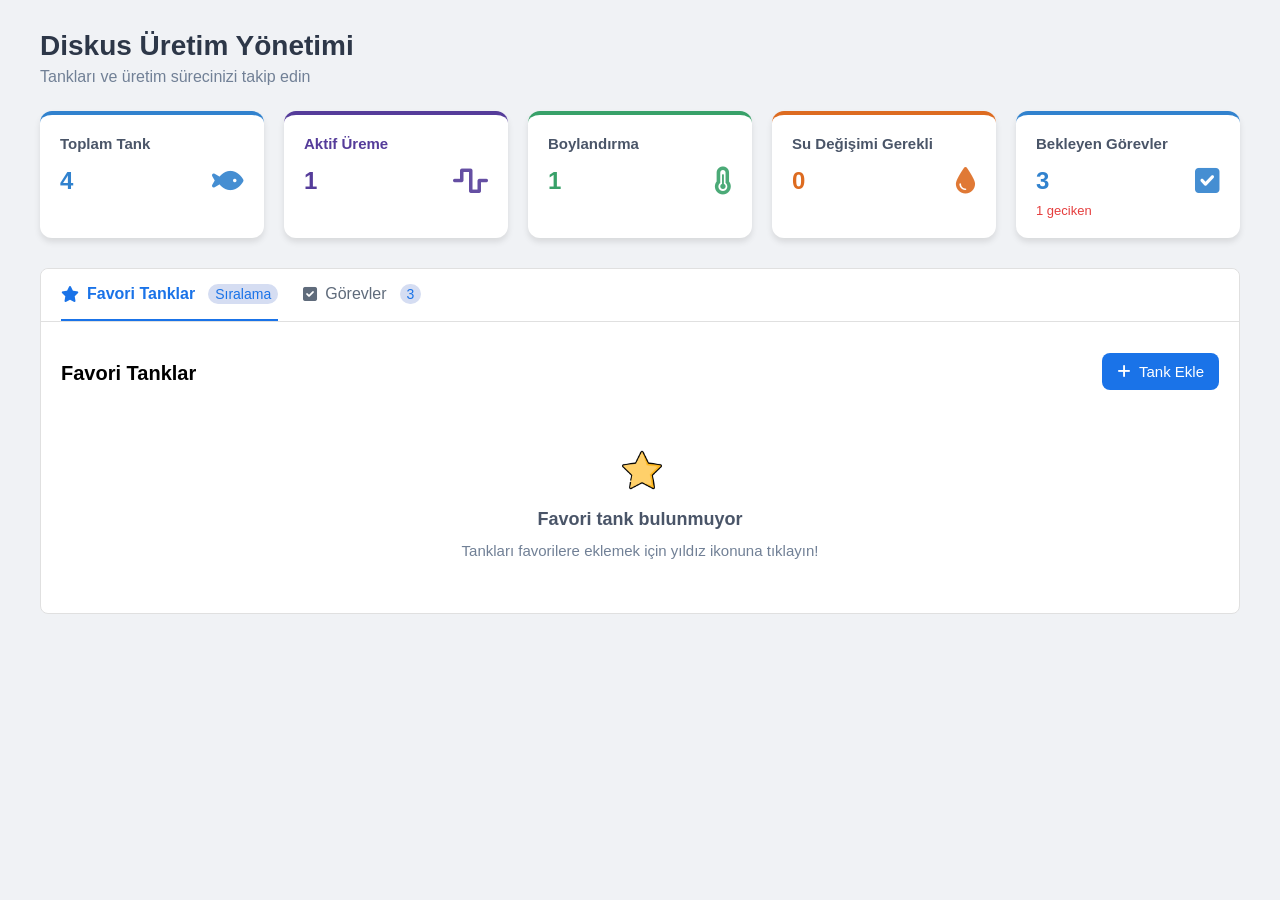
<file: tank/index.html>
<!DOCTYPE html>
<html lang="tr">
  <head>
    <meta charset="UTF-8" />
    <meta name="viewport" content="width=device-width, initial-scale=1.0" />
    <title>Diskus Üretim Yönetimi</title>
    <link rel="stylesheet" href="https://cdnjs.cloudflare.com/ajax/libs/font-awesome/6.4.0/css/all.min.css" />
    <link rel="stylesheet" href="https://cdnjs.cloudflare.com/ajax/libs/font-awesome/6.0.0-beta3/css/all.min.css" />
    <link rel="stylesheet" href="css/index.css" />
  </head>
  <body>
    <div class="container">
      <h1>Diskus Üretim Yönetimi</h1>
      <p class="subtitle">Tankları ve üretim sürecinizi takip edin</p>

      <div class="card-row">
        <a href="toplam-tank.html" class="card blue">
          <div class="card-title">Toplam Tank</div>
          <div class="card-bottom">
            <span class="count">4</span>
            <i class="fa-solid fa-fish"></i>
          </div>
        </a>

        <a href="ureme-tank.html" class="card purple">
          <div class="card-title">Aktif Üreme</div>
          <div class="card-bottom">
            <span class="count">1</span>
            <i class="fa-solid fa-wave-square"></i>
          </div>
        </a>

        <a href="boylandirma-tank.html" class="card green">
          <div class="card-title">Boylandırma</div>
          <div class="card-bottom">
            <span class="count">1</span>
            <i class="fa-solid fa-temperature-three-quarters"></i>
          </div>
        </a>

        <a href="su-degisimi.html" class="card orange">
          <div class="card-title">Su Değişimi Gerekli</div>
          <div class="card-bottom">
            <span class="count">0</span>
            <i class="fa-solid fa-droplet"></i>
          </div>
        </a>

        <a href="bekleyen-gorevler.html" class="card blue">
          <div class="card-title">Bekleyen Görevler</div>
          <div class="card-bottom">
            <span class="count">3</span>
            <i class="fa-solid fa-square-check"></i>
          </div>
          <div class="late-text">1 geciken</div>
        </a>
      </div>

      <div class="tab-container">
        <div class="tab-navigation">
          <button class="active" onclick="showTab('favorites', this)">
            <i class="fa-solid fa-star"></i>
            Favori Tanklar
            <span class="count">Sıralama</span>
          </button>
          <button onclick="showTab('tasks', this)">
            <i class="fa-solid fa-square-check"></i>
            Görevler
            <span class="count">3</span>
          </button>
        </div>

        <div class="tab-content active" id="favorites">
          <div class="favorite-tanks-header">
            <h2>Favori Tanklar</h2>
            <button class="add-tank-btn" id="openTankModalBtn">
              <i class="fas fa-plus"></i>
              Tank Ekle
            </button>
          </div>
          <div class="no-favorites-message">
            <i class="fa-solid fa-arrow-up-down"></i>
            <img src="image/favourite.png" alt="Favori tank bulunmuyor" width="40" height="40" />
            <h3>Favori tank bulunmuyor</h3>
            <p>Tankları favorilere eklemek için yıldız ikonuna tıklayın!</p>
          </div>
          <div class="favorite-tanks-list"></div>
        </div>

        <!-- Görevler Kısmı -->
        <div class="tab-content" id="tasks">
          <div class="tasks-header">
            <h2>Görev Yönetimi</h2>
            <button class="add-task-btn" id="openTaskModalBtn">
              <i class="fas fa-plus"></i>
              Görev Ekle
            </button>
          </div>

          <div class="filter-row">
            <div class="filter-section">
              <i class="fas fa-filter"></i>
              <select>
                <option>Tüm Görevler</option>
                <option>Bekleyen</option>
                <option>Tamamlanan</option>
                <option>Geciken</option>
              </select>

              <select>
                <option>Tüm Tanklar</option>
                <option>Genel Görevler</option>
                <option>Ana Üretim Tankı</option>
                <option>Boylandırma Tank 1</option>
                <option>Karantina Tank</option>
                <option>Ana Tank 2 (Yeni Kurulum)</option>
                <option>Boylandırma Tank 2</option>
                <option>Sergi Tankı</option>
                <option>Boş Tank (Hazırlık)</option>
              </select>
            </div>
          </div>

          <!-- GÖREV KARTI -->
          <div class="task-header" style="display: flex; align-items: center; gap: 8px">
            <strong>Üretim Tankı Su Değişimi</strong>
            <span
              style="background-color: #fee2e2; color: #b91c1c; padding: 2px 8px; border-radius: 12px; font-size: 12px"
            >
              Yüksek
            </span>
            <div class="task-actions" style="margin-left: auto">
              <a href="#" class="fa-solid fa-pen-to-square edit-icon" id="editButtonGorev"></a>
              <a href="#" class="fa-solid fa-trash delete-icon" id="deleteButtonGorev"></a>
            </div>
          </div>
          <div class="task-body">
            <div style="display: flex; justify-content: space-between; align-items: center; width: 100%">
              <div>
                <p style="margin: 4px 0; color: #334155">%50 su değişimi - üretim döneminde kritik</p>
                <div class="task-info">
                  <span class="info-item">
                    <i class="fas fa-calendar-alt"></i>
                    <span>8 Tem 2025 14:16</span>
                  </span>
                  <span class="info-item">
                    <i class="fas fa-map-pin konum" style="color: #ba3615"></i>
                    <span>Ana Üretim Tankı</span>
                  </span>
                  <span class="info-item">
                    <i class="fas fa-clock"></i>
                    <span>Her 1 gün</span>
                  </span>
                </div>
              </div>
            </div>
          </div>
          <div class="info-card">
            <p>Henüz görev bulunmuyor.</p>
          </div>

          <!-- düzenle butonu görev Modal -->
          <div class="modal-edit" id="editModalGorev">
            <div class="modal-edit-content">
              <span class="modal-edit-close" id="closeModalGorev">&times;</span>
              <h2>Görevi Düzenle</h2>

              <div class="form-group">
                <label for="taskTitle">Başlık</label>
                <input type="text" id="taskTitle" value="Üretim Tankı Su Değişimi" />
              </div>

              <div class="form-group">
                <label for="taskDescription">Açıklama</label>
                <textarea id="taskDescription" rows="4">%50 su değişimi - üretim döneminde kritik</textarea>
              </div>

              <div class="form-group">
                <div class="form-row">
                  <div class="input-group">
                    <label for="taskTank">Tank</label>
                    <select id="taskTank">
                      <option>Genel Görev</option>
                      <option selected>Ana Üretim Tankı</option>
                    </select>
                  </div>
                  <div class="input-group">
                    <label for="taskCategory">Kategori</label>
                    <select id="taskCategory">
                      <option>Diğer</option>
                      <option>Yemleme</option>
                      <option>Bakım</option>
                      <option>İzleme</option>
                      <option>Üreme</option>
                      <option>Azot Döngüsü</option>
                    </select>
                  </div>
                </div>
              </div>

              <div class="form-group">
                <div class="form-row">
                  <div class="input-group">
                    <label for="taskPriority">Öncelik</label>
                    <select id="taskPriority">
                      <option>Düşük</option>
                      <option>Orta</option>
                      <option selected>Yüksek</option>
                    </select>
                  </div>
                  <div class="input-group">
                    <label for="taskDate">Tarih</label>
                    <div class="input-with-icon">
                      <input type="date" id="taskDate" value="2025-07-08" />
                      <i class="fas fa-calendar-alt"></i>
                    </div>
                  </div>
                  <div class="input-group">
                    <label for="taskTime">Saat</label>
                    <div class="input-with-icon">
                      <input type="time" id="taskTime" value="14:16" />
                      <i class="fas fa-clock"></i>
                    </div>
                  </div>
                </div>
              </div>
              <div class="custom-checkbox-group">
                <input type="checkbox" id="recurringTaskTwo" />
                <label for="recurringTaskTwo">Tekrarlanan görev</label>
              </div>
              <!-- Tekrarlama Ayarları (Başlangıçta Gizli) -->
              <div id="recurringOptionsTwo" style="display: none; margin-top: 5px">
                <div class="form-group">
                  <div class="form-row">
                    <div class="input-group">
                      <label for="repeatType">Tekrarlama Türü</label>
                      <select id="repeatType">
                        <option>Günlük</option>
                        <option>Saatlik</option>
                      </select>
                    </div>
                    <div class="form-group">
                      <label for="repeatInterval">Aralık</label>
                      <input type="number" id="repeatInterval" value="1" min="1" />
                    </div>
                  </div>
                </div>
                <div
                  style="
                    margin-top: 8px;
                    font-size: 13px;
                    color: #174491;
                    background-color: #e6f0ff;
                    padding: 8px;
                    border-radius: 5px;
                  "
                >
                  <strong>Örnek:</strong>
                  Günlük tekrarlama için 1 gün arayla görev tekrarlanır.
                </div>
              </div>

              <div class="modal-edit-buttons">
                <button class="cancel-gorev">İptal</button>
                <button class="update-gorev">Güncelle</button>
              </div>
            </div>
          </div>
        </div>
      </div>

      <!-- tank ekle butonu -->
      <div id="tankModal" class="modal">
        <div class="modal-content">
          <span onclick="document.getElementById('tankModal').style.display='none'" class="close">&times;</span>
          <h2>Yeni Tank Ekle</h2>
          <form>
            <label for="tankName">Tank Adı:</label>
            <input type="text" id="tankName" placeholder="Örn: Ana Tank, Larva Tank 1..." />

            <label for="capacity">Kapasite (Litre):</label>
            <input type="number" id="capacity" placeholder="Örn: 200" />

            <label for="tankType">Tank Türü:</label>
            <select id="tankType">
              <option value="empty" selected>Boş</option>
              <option value="main">Ana Tank</option>
              <option value="breeding">Üreme</option>
              <option value="growing">Boylandırma</option>
              <option value="quarantine">Karantina</option>
            </select>
            <div
              id="kurulumDurumu"
              style="
                border: 1px solid #cbd5e0;
                padding: 15px;
                border-radius: 8px;
                margin-top: 10px;
                background-color: #f8fafc;
                max-width: 500px;
                display: none; /* Başlangıçta gizli */
              "
            >
              <strong style="display: block; margin-bottom: 15px; font-size: 1.1em">Tank Kurulum Durumu</strong>

              <label style="display: block; margin-bottom: 15px; cursor: pointer">
                <div style="display: flex; align-items: flex-start">
                  <input
                    type="radio"
                    name="kurulum"
                    value="yeni"
                    style="width: 18px; height: 18px; margin-right: 10px; margin-top: 2px; cursor: pointer"
                  />
                  <div>
                    <div style="font-weight: 500">Yeni Kurulum</div>
                    <div style="color: #718096; font-size: 0.9em; margin-top: 3px">
                      Azot döngüsü henüz oturmamış, sıfırdan başlayacak
                    </div>
                  </div>
                </div>
              </label>

              <label style="display: block; margin-bottom: 20px; cursor: pointer">
                <div style="display: flex; align-items: flex-start">
                  <input
                    type="radio"
                    name="kurulum"
                    value="kurulu"
                    checked
                    style="width: 18px; height: 18px; margin-right: 10px; margin-top: 2px; cursor: pointer"
                  />
                  <div>
                    <div style="font-weight: 500">Kurulu Tank</div>
                    <div style="color: #718096; font-size: 0.9em; margin-top: 3px">
                      Azot döngüsü oturmuş, balık mevcut
                    </div>
                  </div>
                </div>
              </label>

              <div
                style="
                  background-color: #ebf8ff;
                  border-left: 4px solid #4299e1;
                  padding: 10px 12px;
                  font-size: 0.9em;
                  color: #4a5568;
                  border-radius: 0 4px 4px 0;
                  margin-top: 5px;
                "
              >
                💡
                <strong>Bilgi:</strong>
                Yeni kurulum seçerseniz azot döngüsü takip görevleri otomatik oluşturulur. Kurulu tank seçerseniz rutin
                bakım görevleri oluşturulur.
              </div>
            </div>
            <div class="modal-buttons">
              <button
                type="button"
                class="modal-button"
                onclick="document.getElementById('tankModal').style.display='none'"
              >
                İptal
              </button>
              <button type="submit" class="modal-submit">Tank Ekle</button>
            </div>
          </form>
        </div>
      </div>

      <!-- GÖREV EKLE BUTONU -->
      <div id="taskModalAna" class="custom-task-modal">
        <div class="custom-modal-content">
          <span class="custom-modal-close" onclick="document.getElementById('taskModalAna').style.display='none'">
            &times;
          </span>
          <h2>Yeni Görev Ekle</h2>
          <form>
            <div class="form-group">
              <label for="taskTitle">Başlık</label>
              <input type="text" id="taskTitle" placeholder="" />
            </div>
            <div class="form-group">
              <label for="taskDescription">Açıklama</label>
              <textarea id="taskDescription" rows="4" placeholder=""></textarea>
            </div>

            <div class="form-group">
              <div class="form-row">
                <div class="input-group">
                  <label for="taskTank">Tank</label>
                  <select id="taskTank">
                    <option>Genel Görev</option>
                    <option>Ana Üretim Tankı</option>
                  </select>
                </div>

                <div class="input-group">
                  <label for="taskCategory">Kategori</label>
                  <select id="taskCategory">
                    <option>Diğer</option>
                    <option>Yemleme</option>
                    <option>Bakım</option>
                    <option>İzleme</option>
                    <option>Üreme</option>
                    <option>Azot Döngüsü</option>
                  </select>
                </div>
              </div>
            </div>

            <div class="form-group">
              <div class="form-row">
                <div class="input-group">
                  <label for="taskPriority">Öncelik</label>
                  <select id="taskPriority">
                    <option>Düşük</option>
                    <option selected>Orta</option>
                    <option>Yüksek</option>
                  </select>
                </div>
                <div class="input-group">
                  <label for="taskDate">Tarih</label>
                  <div class="input-with-icon">
                    <input type="date" id="taskDate" value="2025-06-28" />
                    <i class="fas fa-calendar-alt"></i>
                  </div>
                </div>
                <div class="input-group">
                  <label for="taskTime">Saat</label>
                  <div class="input-with-icon">
                    <input type="time" id="taskTime" value="09:00" />
                    <i class="fas fa-clock"></i>
                  </div>
                </div>
              </div>
            </div>

            <div class="custom-checkbox-group">
              <input type="checkbox" id="recurringTask" />
              <label for="recurringTask">Tekrarlanan görev</label>
            </div>

            <!-- Tekrarlama Ayarları (Başlangıçta Gizli) -->
            <div id="recurringOptions" style="display: none; margin-top: 15px">
              <div class="form-group">
                <div class="form-row">
                  <div class="input-group">
                    <label for="repeatType">Tekrarlama Türü</label>
                    <select id="repeatType">
                      <option>Günlük</option>
                      <option>Saatlik</option>
                    </select>
                  </div>
                  <div class="form-group">
                    <label for="repeatInterval">Aralık</label>
                    <input type="number" id="repeatInterval" value="1" min="1" />
                  </div>
                </div>
              </div>
              <div
                style="
                  margin-top: 1px;
                  margin-bottom: 20px;
                  font-size: 13px;
                  color: #174491;
                  background-color: #e6f0ff;
                  padding: 8px;
                  border-radius: 5px;
                "
              >
                <strong>Örnek:</strong>
                Günlük tekrarlama için 1 gün arayla görev tekrarlanır.
              </div>
            </div>

            <div class="custom-modal-buttons">
              <button
                type="button"
                class="custom-modal-button"
                onclick="document.getElementById('taskModalAna').style.display='none'"
              >
                İptal
              </button>
              <button type="submit" class="custom-modal-submit">Ekle</button>
            </div>
          </form>
        </div>
      </div>
    </div>

    <script>
      function showTab(tabId, element) {
        const tabContents = document.querySelectorAll(".tab-content");
        tabContents.forEach((content) => {
          content.style.display = "none";
        });

        const tabButtons = document.querySelectorAll(".tab-navigation button");
        tabButtons.forEach((button) => {
          button.classList.remove("active");
        });

        document.getElementById(tabId).style.display = "block";
        element.classList.add("active");
      }

      // TANK EKLE BUTONU
      document.addEventListener("DOMContentLoaded", function () {
        const tankModal = document.getElementById("tankModal");
        const openTankModalBtn = document.getElementById("openTankModalBtn");
        const closeTankModalSpan = tankModal.querySelector(".close");
        const cancelTankModalBtn = tankModal.querySelector(".modal-button");

        if (openTankModalBtn) {
          openTankModalBtn.onclick = () => (tankModal.style.display = "flex");
        }

        if (closeTankModalSpan) {
          closeTankModalSpan.onclick = () => (tankModal.style.display = "none");
        }

        if (cancelTankModalBtn) {
          cancelTankModalBtn.onclick = () => (tankModal.style.display = "none");
        }

        // GÖREV EKLE BUTONU
        const taskModal = document.getElementById("taskModalAna");
        const openTaskModalBtn = document.getElementById("openTaskModalBtn");
        const closeTaskModalSpan = taskModal.querySelector(".custom-modal-close");
        const cancelTaskModalBtn = taskModal.querySelector(".custom-modal-button");

        if (openTaskModalBtn) {
          openTaskModalBtn.onclick = () => (taskModal.style.display = "flex");
        }

        if (closeTaskModalSpan) {
          closeTaskModalSpan.onclick = () => (taskModal.style.display = "none");
        }

        if (cancelTaskModalBtn) {
          cancelTaskModalBtn.onclick = () => (taskModal.style.display = "none");
        }

        window.onclick = function (event) {
          if (event.target === taskModal) {
            taskModal.style.display = "none";
          }
        };

        // GÖREV EKLE FORMU İŞLEMLERİ
        const taskForm = document.querySelector("#taskModalAna form");
        if (taskForm) {
          taskForm.addEventListener("submit", function (e) {
            e.preventDefault();

            const task = {
              title: document.getElementById("taskTitle").value.trim(),
              description: document.getElementById("taskDescription").value.trim(),
              tank: document.getElementById("taskTank").value,
              category: document.getElementById("taskCategory").value,
              priority: document.getElementById("taskPriority").value,
              date: document.getElementById("taskDate").value,
              time: document.getElementById("taskTime").value,
              isRecurring: document.getElementById("recurringTask").checked,
            };

            console.log("Yeni Görev:", task);

            taskForm.reset();
            taskModal.style.display = "none";
          });
        }

        // tank ekle ana tank seçimi - KURULUM DURUMU GİZLEME/GÖSTERME İŞLEMİ
        document.getElementById("tankType").addEventListener("change", function () {
          const kurulumDiv = document.getElementById("kurulumDurumu");
          // Sadece 'Ana Tank' seçiliyse göster, diğer durumlarda gizle
          if (this.value === "main") {
            kurulumDiv.style.display = "block";
          } else {
            kurulumDiv.style.display = "none";
          }
        });

        // görev ekle tekrarlanan görev
        document.getElementById("recurringTask").addEventListener("change", function () {
          const options = document.getElementById("recurringOptions");
          options.style.display = this.checked ? "block" : "none";
        });
      });

      // Sekme ve favori kontrolü
      showTab("favorites", document.querySelector(".tab-navigation button.active"));

      const checkFavorites = () => {
        const favoritesList = document.querySelector(".favorite-tanks-list");
        const noFavorites = document.querySelector(".no-favorites-message");

        if (favoritesList && favoritesList.children.length > 0) {
          noFavorites.style.display = "none";
        } else {
          noFavorites.style.display = "block";
        }
      };

      checkFavorites();

      document.addEventListener("DOMContentLoaded", function () {
        // Görev Düzenle Butonu ve Modal İşlemleri
        const modal = document.getElementById("editModalGorev");
        const openBtn = document.getElementById("editButtonGorev");
        const closeBtn = document.getElementById("closeModalGorev");
        const cancelBtn = document.querySelector(".cancel-gorev");

        if (openBtn) {
          // openBtn'in varlığını kontrol etmek iyi bir pratiktir
          openBtn.addEventListener("click", function (event) {
            event.preventDefault();
            modal.style.display = "flex";
          });
        }

        if (closeBtn) {
          closeBtn.addEventListener("click", function () {
            modal.style.display = "none";
          });
        }

        if (cancelBtn) {
          cancelBtn.addEventListener("click", function () {
            modal.style.display = "none";
          });
        }

        window.addEventListener("click", function (event) {
          if (event.target === modal) {
            modal.style.display = "none";
          }
        });

        // Görev Ekle Tekrarlanan Görev
        const recurringCheckbox = document.getElementById("recurringTaskTwo");
        const recurringOptions = document.getElementById("recurringOptionsTwo");

        if (recurringCheckbox && recurringOptions) {
          recurringCheckbox.addEventListener("change", function () {
            recurringOptions.style.display = this.checked ? "block" : "none";
          });
        }

        // Görev Sil Butonu
        const deleteBtn = document.getElementById("deleteButtonGorev");

        if (deleteBtn) {
          deleteBtn.addEventListener("click", function (e) {
            e.preventDefault();

            const confirmed = confirm("Bu kaydı silmek istediğinize emin misiniz?");

            if (confirmed) {
              console.log("Kayıt silindi!");
            } else {
              console.log("Silme işlemi iptal edildi.");
            }
          });
        }
      });
    </script>
  </body>
</html>
</file>
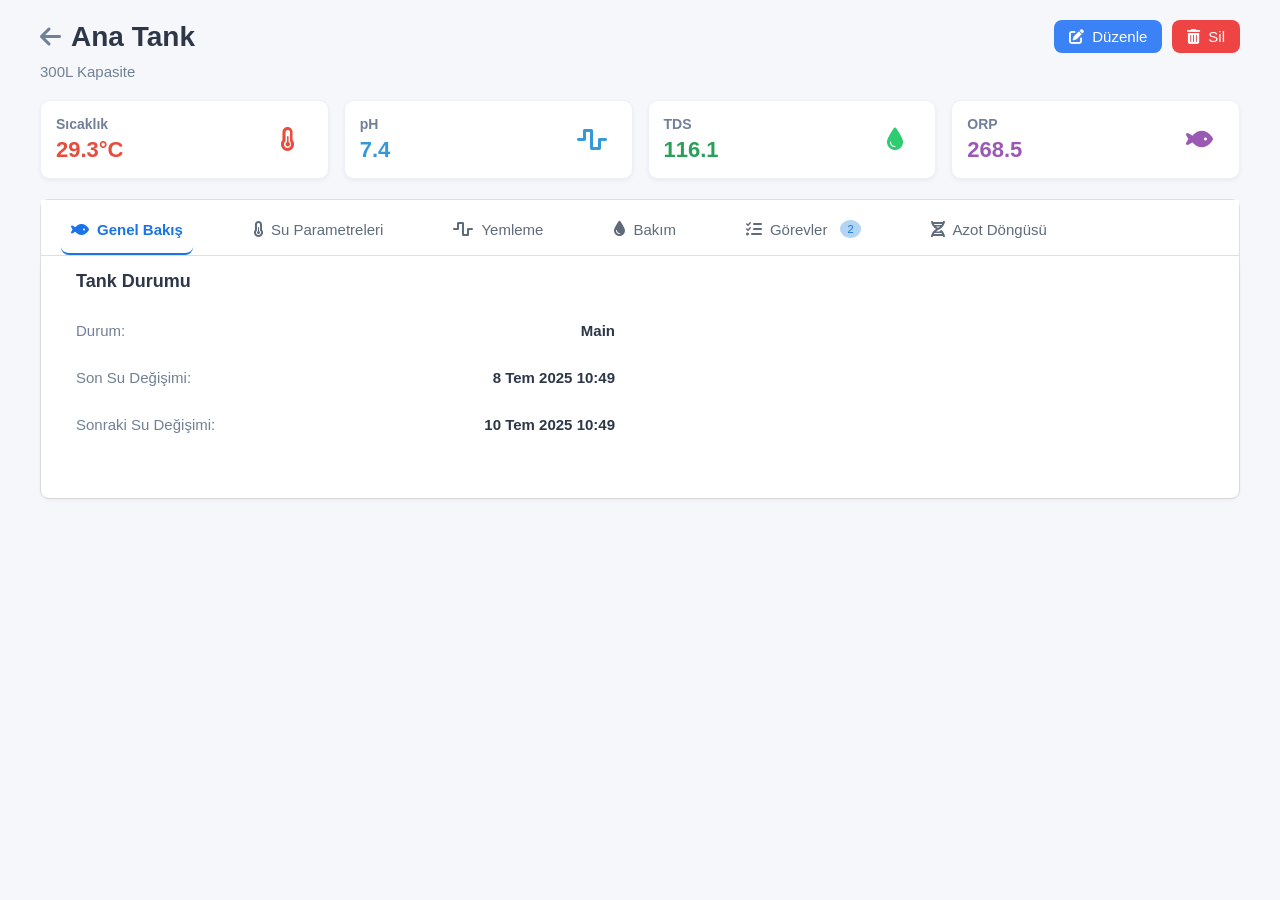
<file: tank/ana-tank-detay.html>
<!DOCTYPE html>
<html lang="tr">
  <head>
    <meta charset="UTF-8" />
    <meta name="viewport" content="width=device-width, initial-scale=1.0" />
    <title>Ana Tank - Diskus Yönetimi</title>
    <link rel="stylesheet" href="https://cdnjs.cloudflare.com/ajax/libs/font-awesome/6.4.0/css/all.min.css" />
    <link rel="stylesheet" href="https://cdnjs.cloudflare.com/ajax/libs/font-awesome/6.4.0/css/all.min.css" />
    <link rel="stylesheet" href="https://cdnjs.cloudflare.com/ajax/libs/font-awesome/6.0.0-beta3/css/all.min.css" />
    <link rel="stylesheet" href="css/ana-tank-detay.css" />
  </head>
  <body>
    <div class="container">
      <!-- 1. KISIM -->
      <div class="header">
        <h1>
          <a href="index.html" class="back-arrow"><i class="fas fa-arrow-left"></i></a>
          Ana Tank
        </h1>
        <div class="header-buttons">
          <button class="action-btn blue-btn" id="openEditTankModalBtn">
            <i class="fas fa-edit"></i>
            Düzenle
          </button>
          <button class="action-btn red-btn" id="openDeleteModalBtn">
            <i class="fas fa-trash-alt"></i>
            Sil
          </button>
        </div>
      </div>
      <p class="tank-capacity">300L Kapasite</p>

      <!-- 2. KISIM TANK PARAMETRE KARTLARI -->
      <div class="stats-container parameter-cards">
        <div class="stat-card parameter-card">
          <div class="param-details">
            <h3>Sıcaklık</h3>
            <div class="count" style="color: #e74c3c">29.3°C</div>
          </div>
          <div class="param-icon-right"><i class="fas fa-thermometer-half" style="color: #e74c3c"></i></div>
        </div>
        <div class="stat-card parameter-card">
          <div class="param-details">
            <h3>pH</h3>
            <div class="count" style="color: #3498db">7.4</div>
          </div>
          <div class="param-icon-right"><i class="fas fa-wave-square" style="color: #3498db"></i></div>
        </div>
        <div class="stat-card parameter-card">
          <div class="param-details">
            <h3>TDS</h3>
            <div class="count" style="color: #299f5a">116.1</div>
          </div>
          <div class="param-icon-right"><i class="fas fa-tint" style="color: #2ecc71"></i></div>
        </div>
        <div class="stat-card parameter-card">
          <div class="param-details">
            <h3>ORP</h3>
            <div class="count" style="color: #9b59b6">268.5</div>
          </div>
          <div class="param-icon-right"><i class="fas fa-fish" style="color: #9b59b6"></i></div>
        </div>
      </div>

      <div class="tab-container">
        <!-- 3. KISIM NAVİGASYON SEKMELERİ -->
        <div class="tab-navigation">
          <button class="tab active" onclick="showTab('genel-bakis', this)">
            <i class="fas fa-fish"></i>
            Genel Bakış
          </button>
          <button class="tab" onclick="showTab('su-parametreleri', this)">
            <i class="fas fa-thermometer-half"></i>
            Su Parametreleri
          </button>
          <button class="tab" onclick="showTab('yemleme', this)">
            <i class="fas fa-wave-square"></i>
            Yemleme
          </button>
          <button class="tab" onclick="showTab('bakim', this)">
            <i class="fas fa-tint"></i>
            Bakım
          </button>
          <button class="tab" onclick="showTab('gorevler', this)">
            <i class="fas fa-tasks"></i>
            Görevler
            <span class="badge">2</span>
          </button>
          <button class="tab" onclick="showTab('azot-dongusu', this)">
            <i class="fas fa-dna"></i>
            Azot Döngüsü
          </button>
        </div>

        <!-- 4. KISIM GENEL BAKIŞ  -->
        <div class="main-content-area active">
          <div id="genel-bakis" class="tab-content active">
            <div class="content-row">
              <!-- Tank Durumu Kartı -->
              <div class="content-card tank-status-card">
                <h3>Tank Durumu</h3>
                <div class="status-item">
                  <span class="label">Durum:</span>
                  <span class="value">Main</span>
                </div>
                <div class="status-item">
                  <span class="label">Son Su Değişimi:</span>
                  <span class="value">8 Tem 2025 10:49</span>
                </div>
                <div class="status-item">
                  <span class="label">Sonraki Su Değişimi:</span>
                  <span class="value">10 Tem 2025 10:49</span>
                </div>
              </div>

              <div class="breeding-pair-wrapper"></div>
            </div>
          </div>
        </div>

        <!-- 5. KISIM SU PARAMETRELERİ  -->
        <div id="su-parametreleri" class="tab-content">
          <div class="page-content">
            <div class="page-header">
              <h2>Su Parametreleri</h2>
              <button class="add-parameter-btn" id="openParemetreEkle">
                <i class="fas fa-plus"></i>
                Parametre Ekle
              </button>
            </div>

            <div class="charts-grid">
              <div class="chart-card">
                <h3>Sıcaklık (°C)</h3>
                <div class="chart-placeholder">
                  <div class="chart-line red-line"></div>
                  <div class="min-val">28.1°C</div>
                  <div class="max-val">29.6°C</div>
                </div>
                <span class="last-measure">Son 15 ölçüm</span>
              </div>

              <div class="chart-card">
                <h3>pH</h3>
                <div class="chart-placeholder">
                  <div class="chart-line blue-line"></div>
                  <div class="min-val">6.0</div>
                  <div class="max-val">7.5</div>
                </div>
                <span class="last-measure">Son 15 ölçüm</span>
              </div>

              <div class="chart-card">
                <h3>TDS (ppm)</h3>
                <div class="chart-placeholder">
                  <div class="chart-line green-line"></div>
                  <div class="min-val">81.0 ppm</div>
                  <div class="max-val">119.9 ppm</div>
                </div>
                <span class="last-measure">Son 15 ölçüm</span>
              </div>

              <div class="chart-card">
                <h3>ORP (mV)</h3>
                <div class="chart-placeholder">
                  <div class="chart-line purple-line"></div>
                  <div class="min-val">207.3 mV</div>
                  <div class="max-val">293.9 mV</div>
                </div>
                <span class="last-measure">Son 15 ölçüm</span>
              </div>
            </div>

            <div class="recent-measurements">
              <h3>Son Ölçümler</h3>
              <table>
                <thead>
                  <tr>
                    <th>Tarih</th>
                    <th>Sıcaklık</th>
                    <th>pH</th>
                    <th>TDS</th>
                    <th>ORP</th>
                    <th>İşlemler</th>
                  </tr>
                </thead>
                <tbody>
                  <tr>
                    <td>27 Haz</td>
                    <td>
                      <span class="value-badge success">
                        <i class="fas fa-check-circle"></i>
                        29.3°C
                      </span>
                    </td>
                    <td>
                      <span class="value-badge danger">
                        <i class="fas fa-exclamation-triangle"></i>
                        7.4
                      </span>
                    </td>
                    <td>
                      <span class="value-badge success">
                        <i class="fas fa-check-circle"></i>
                        116.1 ppm
                      </span>
                    </td>
                    <td>
                      <span class="value-badge success">
                        <i class="fas fa-check-circle"></i>
                        268.5 mV
                      </span>
                    </td>
                    <td class="actions">
                      <a href="#" class="fa-solid fa-pen-to-square edit-icon" id="editButton"></a>
                      <!-- düzenle butonu su parametreleri Modal -->
                      <div class="modal-edit" id="editModal">
                        <div class="modal-edit-content">
                          <span class="modal-edit-close" id="closeModal">&times;</span>
                          <h2>Su Parametresi Düzenle</h2>

                          <div class="form-group">
                            <div class="datetime-row">
                              <div class="date-input-container">
                                <label for="measurement-date">Tarih</label>
                                <div class="input-with-icon">
                                  <input type="date" id="measurement-date" value="2025-06-27" />
                                  <i class="fas fa-calendar-alt"></i>
                                </div>
                              </div>

                              <div class="time-input-container">
                                <label for="measurement-time">Saat</label>
                                <div class="input-with-icon">
                                  <input type="time" id="measurement-time" value="18:30" />
                                  <i class="fas fa-clock"></i>
                                </div>
                              </div>
                            </div>
                          </div>
                          <div class="form-group">
                            <h3>Temel Parametreler</h3>
                            <div class="form-row">
                              <div class="input-group">
                                <label>Sıcaklık (°C)</label>
                                <input type="number" value="28,044448948937116" />
                              </div>
                              <div class="input-group">
                                <label>TDS (ppm)</label>
                                <input type="number" value="82,98953194003903" />
                              </div>
                            </div>
                            <div class="form-row">
                              <div class="input-group">
                                <label>pH</label>
                                <input type="number" value="6,754370317450035" />
                              </div>
                              <div class="input-group">
                                <label>ORP (mV)</label>
                                <input type="number" value="251,74375883843715" />
                              </div>
                            </div>
                          </div>

                          <div class="form-group">
                            <h3>Azot Döngüsü Parametreleri (Opsiyonel)</h3>
                            <div class="form-row triple">
                              <div class="input-group">
                                <label>Amonyak (ppm)</label>
                                <input type="number" value="0.00" />
                              </div>
                              <div class="input-group">
                                <label>Nitrit (ppm)</label>
                                <input type="number" value="0.00" />
                              </div>
                              <div class="input-group">
                                <label>Nitrat (ppm)</label>
                                <input type="number" value="0.00" />
                              </div>
                            </div>
                          </div>

                          <div class="form-group">
                            <label>Notlar (Opsiyonel)</label>
                            <textarea placeholder="Ek notlar..."></textarea>
                          </div>

                          <div class="modal-edit-buttons">
                            <button class="cancel-parametre">İptal</button>
                            <button class="update-parametre">Güncelle</button>
                          </div>
                        </div>
                      </div>

                      <a href="#" class="action-icon delete" id="deleteButton"><i class="fas fa-trash-alt"></i></a>
                    </td>
                  </tr>
                </tbody>
              </table>
            </div>
          </div>
        </div>

        <!-- 6. KISIM YEMLEME  -->
        <div id="yemleme" class="tab-content">
          <div class="page-content">
            <div class="page-header">
              <h2>Yemleme Kayıtları</h2>
              <button class="add-parameter-btn-yemleme" id="openYemlemeEkle">
                <i class="fas fa-plus"></i>
                Yemleme Ekle
              </button>
            </div>

            <!-- Yemleme Kartı -->
            <div class="card">
              <div class="card-header">
                <strong>Canlı Yem</strong>
                <div class="card-actions">
                  <span class="card-date">28 Haz 2025 14:21</span>
                  <td class="actions">
                    <a href="#" class="fa-solid fa-pen-to-square edit-icon" id="editButtonYemleme"></a>

                    <!-- düzenle butonu yemleme parametreleri -->
                    <div class="modal-edit" id="editModalYemleme">
                      <div class="modal-edit-content">
                        <span class="modal-edit-close" id="closeModalYemleme">&times;</span>
                        <h2>Yemleme Kaydı Düzenle</h2>

                        <div class="form-group">
                          <div class="datetime-row">
                            <div class="date-input-container">
                              <label for="measurement-date">Tarih</label>
                              <div class="input-with-icon">
                                <input type="date" id="measurement-date" value="2025-06-27" />
                                <i class="fas fa-calendar-alt"></i>
                              </div>
                            </div>

                            <div class="time-input-container">
                              <label for="measurement-time">Saat</label>
                              <div class="input-with-icon">
                                <input type="time" id="measurement-time" value="18:30" />
                                <i class="fas fa-clock"></i>
                              </div>
                            </div>
                          </div>
                        </div>

                        <div class="form-group">
                          <div class="form-row">
                            <div class="input-group">
                              <label>Yem Türü</label>
                              <select>
                                <option>Yem türü seçin...</option>
                                <option>Artemia</option>
                                <option>Mikro Yem</option>
                                <option>Dondurulmuş Yem</option>
                                <option>Granül Yem</option>
                                <option>Canlı Yem</option>
                                <option>Diğer</option>
                              </select>
                            </div>
                          </div>
                          <div class="form-row">
                            <div class="input-group">
                              <label>Miktar</label>
                              <input type="text" placeholder="örn: 1 çay kaşığı , 5ml, az miktarda..." />
                            </div>
                          </div>
                        </div>

                        <div class="form-group">
                          <label>Notlar (Opsiyonel)</label>
                          <textarea placeholder="Ek notlar..."></textarea>
                        </div>

                        <div class="modal-edit-buttons">
                          <button class="cancel-yemleme">İptal</button>
                          <button class="update-yemleme" style="background-color: #4a9433">Güncelle</button>
                        </div>
                      </div>
                    </div>
                    <a href="#" class="fa-solid fa-trash delete-icon" id="deleteButtonYemleme"></a>
                  </td>
                </div>
              </div>
              <div class="card-body">
                <p>
                  <span class="label">Miktar:</span>
                  1 çay kaşığı
                </p>
                <p>İştahla yedi</p>
              </div>
            </div>
            <div class="info-card">
              <p>Henüz yemleme kaydı bulunmuyor.</p>
            </div>
          </div>
        </div>

        <!-- 7. KISIM BAKIM  -->
        <div id="bakim" class="tab-content">
          <div class="page-content">
            <div class="page-header">
              <h2>Su Değişimi Kayıtları</h2>
              <button class="add-parameter-btn-bakim" id="openBakimEkle">
                <i class="fas fa-plus"></i>
                Su Değişimi Ekle
              </button>
            </div>
            <div class="card">
              <div class="card-header">
                <strong>%25 Su Değişimi</strong>
                <div class="card-actions">
                  <span class="card-date">28 Haz 2025 14:21</span>
                  <td class="actions">
                    <a href="#" class="fa-solid fa-pen-to-square edit-icon" id="editButtonBakim"></a>
                    <!-- düzenle butonu bakım parametreleri -->
                    <div class="modal-edit" id="editModalBakim">
                      <div class="modal-edit-content">
                        <span class="modal-edit-close" id="closeModalBakim">&times;</span>
                        <h2>Su Değişimi Kaydı Düzenle</h2>

                        <div class="form-group">
                          <div class="datetime-row">
                            <div class="date-input-container">
                              <label for="measurement-date">Tarih</label>
                              <div class="input-with-icon">
                                <input type="date" id="measurement-date" value="2025-06-27" />
                                <i class="fas fa-calendar-alt"></i>
                              </div>
                            </div>

                            <div class="time-input-container">
                              <label for="measurement-time">Saat</label>
                              <div class="input-with-icon">
                                <input type="time" id="measurement-time" value="18:30" />
                                <i class="fas fa-clock"></i>
                              </div>
                            </div>
                          </div>
                        </div>

                        <div class="form-group">
                          <div class="form-row">
                            <div class="input-group">
                              <label>Değiştirilen Su Yüzdesi (%)</label>
                              <input type="number" placeholder="örn: 25" />
                            </div>
                          </div>
                          <div class="form-row">
                            <div class="input-group">
                              <label>Sebep</label>
                              <select>
                                <option>Sebep seçin...</option>
                                <option>Rutin Bakım</option>
                                <option>Yüksek Nitrat</option>
                                <option>pH Düzenleme</option>
                                <option>Bulanık Su</option>
                                <option>Hastalık Önleme</option>
                                <option>Yemleme Sonrası</option>
                                <option>Diğer</option>
                              </select>
                            </div>
                          </div>
                        </div>

                        <div class="form-group">
                          <label>Notlar (Opsiyonel)</label>
                          <textarea placeholder="Ek notlar..."></textarea>
                        </div>

                        <div class="modal-edit-buttons">
                          <button class="cancel-bakim">İptal</button>
                          <button class="update-bakim" style="background-color: #e03c3c">Güncelle</button>
                        </div>
                      </div>
                    </div>
                    <a href="#" class="fa-solid fa-trash delete-icon" id="deleteButtonBakim"></a>
                  </td>
                </div>
              </div>
              <div class="card-body">
                <p>
                  <span class="label">Sebep:</span>
                  Rutin bakım
                </p>
                <p>Su kalitesi mükemmel</p>
              </div>
            </div>
            <div class="info-card">
              <p>Henüz su değişimi kaydı bulunmuyor.</p>
            </div>
          </div>
        </div>

        <!-- 8.KISIM GÖREVLER -->
        <div id="gorevler" class="tab-content">
          <div class="page-content">
            <div class="page-header">
              <div class="basliklar">
                <p>Tank Görevleri</p>
                <p>Görev Yönetimi</p>
              </div>

              <div class="button-wrapper">
                <div class="text-sm text-slate-600 status">0 bekleyen • 0 tamamlanan</div>
                <button class="add-parameter-btn" id="openTaskModalBtn">
                  <i class="fas fa-plus"></i>
                  Görev Ekle
                </button>
              </div>
            </div>

            <div class="filter-row">
              <div class="filter-section">
                <i class="fas fa-filter"></i>
                <select>
                  <option>Tüm Görevler</option>
                  <option>Bekleyen</option>
                  <option>Tamamlanan</option>
                  <option>Geciken</option>
                </select>

                <select>
                  <option>Tüm Tanklar</option>
                  <option>Genel Görevler</option>
                  <option>Ana Üretim Tankı</option>
                </select>
              </div>
            </div>

            <!-- GÖREV KARTI -->
            <div class="task-header" style="display: flex; align-items: center; gap: 8px">
              <strong>Üretim Tankı Su Değişimi</strong>
              <span
                style="
                  background-color: #fee2e2;
                  color: #b91c1c;
                  padding: 2px 8px;
                  border-radius: 12px;
                  font-size: 12px;
                "
              >
                Yüksek
              </span>
              <div class="task-actions" style="margin-left: auto">
                <a href="#" class="fa-solid fa-pen-to-square edit-icon" id="editButtonGorev"></a>
                <a href="#" class="fa-solid fa-trash delete-icon" id="deleteButtonGorev"></a>
              </div>
            </div>
            <div class="task-body">
              <div style="display: flex; justify-content: space-between; align-items: center; width: 100%">
                <div>
                  <p style="margin: 4px 0; color: #334155">%50 su değişimi - üretim döneminde kritik</p>
                  <div class="task-info">
                    <span class="info-item">
                      <i class="fas fa-calendar-alt"></i>
                      <span>8 Tem 2025 14:16</span>
                    </span>
                    <span class="info-item">
                      <i class="fas fa-map-pin konum" style="color: #ba3615"></i>
                      <span>Ana Üretim Tankı</span>
                    </span>
                    <span class="info-item">
                      <i class="fas fa-clock"></i>
                      <span>Her 1 gün</span>
                    </span>
                  </div>
                </div>
              </div>
            </div>
            <div class="info-card">
              <p>Henüz görev bulunmuyor.</p>
            </div>

            <!-- düzenle butonu görev Modal -->
            <div class="modal-edit" id="editModalGorev">
              <div class="modal-edit-content">
                <span class="modal-edit-close" id="closeModalGorev">&times;</span>
                <h2>Görevi Düzenle</h2>

                <div class="form-group">
                  <label for="taskTitle">Başlık</label>
                  <input type="text" id="taskTitle" value="Üretim Tankı Su Değişimi" />
                </div>

                <div class="form-group">
                  <label for="taskDescription">Açıklama</label>
                  <textarea id="taskDescription" rows="4">%50 su değişimi - üretim döneminde kritik</textarea>
                </div>

                <div class="form-group">
                  <div class="form-row">
                    <div class="input-group">
                      <label for="taskTank">Tank</label>
                      <select id="taskTank">
                        <option>Genel Görev</option>
                        <option selected>Ana Üretim Tankı</option>
                      </select>
                    </div>
                    <div class="input-group">
                      <label for="taskCategory">Kategori</label>
                      <select id="taskCategory">
                        <option>Diğer</option>
                        <option>Yemleme</option>
                        <option>Bakım</option>
                        <option>İzleme</option>
                        <option>Üreme</option>
                        <option>Azot Döngüsü</option>
                      </select>
                    </div>
                  </div>
                </div>

                <div class="form-group">
                  <div class="form-row">
                    <div class="input-group">
                      <label for="taskPriority">Öncelik</label>
                      <select id="taskPriority">
                        <option>Düşük</option>
                        <option>Orta</option>
                        <option selected>Yüksek</option>
                      </select>
                    </div>
                    <div class="input-group">
                      <label for="taskDate">Tarih</label>
                      <div class="input-with-icon">
                        <input type="date" id="taskDate" value="2025-07-08" />
                        <i class="fas fa-calendar-alt"></i>
                      </div>
                    </div>
                    <div class="input-group">
                      <label for="taskTime">Saat</label>
                      <div class="input-with-icon">
                        <input type="time" id="taskTime" value="14:16" />
                        <i class="fas fa-clock"></i>
                      </div>
                    </div>
                  </div>
                </div>
                <div class="custom-checkbox-group">
                  <input type="checkbox" id="recurringTaskTwo" />
                  <label for="recurringTaskTwo">Tekrarlanan görev</label>
                </div>
                <!-- Tekrarlama Ayarları (Başlangıçta Gizli) -->
                <div id="recurringOptionsTwo" style="display: none; margin-top: 15px">
                  <div class="form-row">
                    <div class="form-group">
                      <label for="repeatType">Tekrarlama Türü</label>
                      <select id="repeatType">
                        <option>Günlük</option>
                        <option>Saatlik</option>
                      </select>
                    </div>
                    <div class="form-group">
                      <label for="repeatInterval">Aralık</label>
                      <input type="number" id="repeatInterval" value="1" min="1" />
                    </div>
                  </div>
                  <div
                    style="
                      margin-top: 8px;
                      font-size: 13px;
                      color: #174491;
                      background-color: #e6f0ff;
                      padding: 8px;
                      border-radius: 5px;
                    "
                  >
                    <strong>Örnek:</strong>
                    Günlük tekrarlama için 1 gün arayla görev tekrarlanır.
                  </div>
                </div>

                <div class="modal-edit-buttons">
                  <button class="cancel-gorev">İptal</button>
                  <button class="update-gorev">Güncelle</button>
                </div>
              </div>
            </div>
          </div>
        </div>

        <!-- 9. KISIM ÜRETİM DÖNGÜSÜ  -->
        <!-- <div id="uretim-dongusu" class="tab-content">
          <div class="page-content">
            <div class="page-header">
              <h2>Üretim Döngüsü</h2>
              <button class="add-parameter-btn">
                <i class="fas fa-plus"></i>
                Döngü Ekle
              </button>
            </div>
            <p>Üretim döngüsü ile ilgili detaylı bilgiler ve yavru kayıtları burada yer alacaktır.</p>
          </div>
        </div> -->
      </div>

      <!-- PAREMETRE EKLE BUTONU -->
      <div class="modal-edit" id="addModalParametre">
        <div class="modal-edit-content">
          <span class="modal-edit-close" id="closeAddModalParametre">&times;</span>
          <h2>Su Parametresi Ekle</h2>

          <div class="form-group">
            <div class="datetime-row">
              <div class="date-input-container">
                <label for="measurement-date">Tarih</label>
                <div class="input-with-icon">
                  <input type="date" id="measurement-date" value="2025-06-27" />
                  <i class="fas fa-calendar-alt"></i>
                </div>
              </div>

              <div class="time-input-container">
                <label for="measurement-time">Saat</label>
                <div class="input-with-icon">
                  <input type="time" id="measurement-time" value="18:30" />
                  <i class="fas fa-clock"></i>
                </div>
              </div>
            </div>
          </div>

          <div class="form-group">
            <h3>Temel Parametreler</h3>
            <div class="form-row">
              <div class="input-group">
                <label>Sıcaklık (°C)</label>
                <input type="number" value="28,044448948937116" />
              </div>
              <div class="input-group">
                <label>TDS (ppm)</label>
                <input type="number" value="82,98953194003903" />
              </div>
            </div>
            <div class="form-row">
              <div class="input-group">
                <label>pH</label>
                <input type="number" value="6,754370317450035" />
              </div>
              <div class="input-group">
                <label>ORP (mV)</label>
                <input type="number" value="251,74375883843715" />
              </div>
            </div>
          </div>

          <div class="form-group">
            <label>Notlar (Opsiyonel)</label>
            <textarea placeholder="Ek notlar..."></textarea>
          </div>

          <div class="modal-edit-buttons">
            <button class="cancel-parametre">İptal</button>
            <button class="update-parametre">Ekle</button>
          </div>
        </div>
      </div>

      <!-- YEMLEME EKLE BUTONU -->
      <div class="modal-edit" id="addModalYemleme">
        <div class="modal-edit-content">
          <span class="modal-edit-close" id="closeAddModalYemleme">&times;</span>
          <h2>Yemleme Kaydı Ekle</h2>

          <div class="form-group">
            <div class="datetime-row">
              <div class="date-input-container">
                <label for="measurement-date">Tarih</label>
                <div class="input-with-icon">
                  <input type="date" id="measurement-date" value="2025-06-27" />
                  <i class="fas fa-calendar-alt"></i>
                </div>
              </div>

              <div class="time-input-container">
                <label for="measurement-time">Saat</label>
                <div class="input-with-icon">
                  <input type="time" id="measurement-time" value="18:30" />
                  <i class="fas fa-clock"></i>
                </div>
              </div>
            </div>
          </div>

          <div class="form-group">
            <div class="form-row">
              <div class="input-group">
                <label>Yem Türü</label>
                <select>
                  <option>Yem türü seçin...</option>
                  <option>Artemia</option>
                  <option>Mikro Yem</option>
                  <option>Dondurulmuş Yem</option>
                  <option>Granül Yem</option>
                  <option>Canlı Yem</option>
                  <option>Diğer</option>
                </select>
              </div>
            </div>
            <div class="form-row">
              <div class="input-group">
                <label>Miktar</label>
                <input type="text" placeholder="örn: 1 çay kaşığı , 5ml, az miktarda..." />
              </div>
            </div>
          </div>

          <div class="form-group">
            <label>Notlar (Opsiyonel)</label>
            <textarea placeholder="Ek notlar..."></textarea>
          </div>

          <div class="modal-edit-buttons">
            <button class="cancel-yemleme">İptal</button>
            <button class="save-yemleme">Kaydet</button>
          </div>
        </div>
      </div>

      <!-- SU DEĞİŞİMİ EKLE BUTONU -->
      <div class="modal-edit" id="addModalBakim">
        <div class="modal-edit-content">
          <span class="modal-edit-close" id="closeAddModalBakim">&times;</span>
          <h2>Su Değişimi Kaydı Ekle</h2>

          <div class="form-group">
            <div class="datetime-row">
              <div class="date-input-container">
                <label for="measurement-date">Tarih</label>
                <div class="input-with-icon">
                  <input type="date" id="measurement-date" value="2025-06-27" />
                  <i class="fas fa-calendar-alt"></i>
                </div>
              </div>

              <div class="time-input-container">
                <label for="measurement-time">Saat</label>
                <div class="input-with-icon">
                  <input type="time" id="measurement-time" value="18:30" />
                  <i class="fas fa-clock"></i>
                </div>
              </div>
            </div>
          </div>

          <div class="form-group">
            <div class="form-row">
              <div class="input-group">
                <label>Değiştirilen Su Yüzdesi (%)</label>
                <input type="number" placeholder="örn: 25" />
              </div>
            </div>
            <div class="form-row">
              <div class="input-group">
                <label>Sebep</label>
                <select>
                  <option>Sebep seçin...</option>
                  <option>Rutin Bakım</option>
                  <option>Yüksek Nitrat</option>
                  <option>pH Düzenleme</option>
                  <option>Bulanık Su</option>
                  <option>Hastalık Önleme</option>
                  <option>Yemleme Sonrası</option>
                  <option>Diğer</option>
                </select>
              </div>
            </div>
          </div>

          <div class="form-group">
            <label>Notlar (Opsiyonel)</label>
            <textarea placeholder="Ek notlar..."></textarea>
          </div>

          <div class="modal-edit-buttons">
            <button class="cancel-bakim">İptal</button>
            <button class="save-bakim">Kaydet</button>
          </div>
        </div>
      </div>

      <!-- GÖREV EKLE BUTONU -->
      <div id="taskModalAna" class="custom-task-modal">
        <div class="custom-modal-content">
          <span class="custom-modal-close" onclick="document.getElementById('taskModalAna').style.display='none'">
            &times;
          </span>
          <h2>Yeni Görev Ekle</h2>
          <form>
            <div class="form-group">
              <label for="taskTitle">Başlık</label>
              <input type="text" id="taskTitle" placeholder="" />
            </div>
            <div class="form-group">
              <label for="taskDescription">Açıklama</label>
              <textarea id="taskDescription" rows="4" placeholder=""></textarea>
            </div>

            <div class="form-group">
              <div class="form-row">
                <div class="input-group">
                  <label for="taskTank">Tank</label>
                  <select id="taskTank">
                    <option>Genel Görev</option>
                    <option>Ana Üretim Tankı</option>
                  </select>
                </div>

                <div class="input-group">
                  <label for="taskCategory">Kategori</label>
                  <select id="taskCategory">
                    <option>Diğer</option>
                    <option>Yemleme</option>
                    <option>Bakım</option>
                    <option>İzleme</option>
                    <option>Üreme</option>
                    <option>Azot Döngüsü</option>
                  </select>
                </div>
              </div>
            </div>

            <div class="form-group">
              <div class="form-row">
                <div class="input-group">
                  <label for="taskPriority">Öncelik</label>
                  <select id="taskPriority">
                    <option>Düşük</option>
                    <option selected>Orta</option>
                    <option>Yüksek</option>
                  </select>
                </div>
                <div class="input-group">
                  <label for="taskDate">Tarih</label>
                  <div class="input-with-icon">
                    <input type="date" id="taskDate" value="2025-06-28" />
                    <i class="fas fa-calendar-alt"></i>
                  </div>
                </div>
                <div class="input-group">
                  <label for="taskTime">Saat</label>
                  <div class="input-with-icon">
                    <input type="time" id="taskTime" value="09:00" />
                    <i class="fas fa-clock"></i>
                  </div>
                </div>
              </div>
            </div>

            <div class="custom-checkbox-group">
              <input type="checkbox" id="recurringTask" />
              <label for="recurringTask">Tekrarlanan görev</label>
            </div>

            <!-- Tekrarlama Ayarları (Başlangıçta Gizli) -->
            <div id="recurringOptions" style="display: none; margin-top: 15px">
              <div class="form-row">
                <div class="form-group">
                  <label for="repeatType">Tekrarlama Türü</label>
                  <select id="repeatType">
                    <option>Günlük</option>
                    <option>Saatlik</option>
                  </select>
                </div>
                <div class="form-group">
                  <label for="repeatInterval">Aralık</label>
                  <input type="number" id="repeatInterval" value="1" min="1" />
                </div>
              </div>
              <div
                style="
                  margin-top: 1px;
                  margin-bottom: 20px;
                  font-size: 13px;
                  color: #174491;
                  background-color: #e6f0ff;
                  padding: 8px;
                  border-radius: 5px;
                "
              >
                <strong>Örnek:</strong>
                Günlük tekrarlama için 1 gün arayla görev tekrarlanır.
              </div>
            </div>

            <div class="custom-modal-buttons">
              <button
                type="button"
                class="custom-modal-button"
                onclick="document.getElementById('taskModalAna').style.display='none'"
              >
                İptal
              </button>
              <button type="submit" class="custom-modal-submit">Ekle</button>
            </div>
          </form>
        </div>
      </div>

      <!-- (11) KISIM DÜZENLE BUTONU -->
      <div id="editTankModal" class="modal">
        <div class="modal-content">
          <span class="close" onclick="document.getElementById('editTankModal')">&times;</span>
          <h2>Tank Düzenle</h2>
          <form>
            <label for="editTankName">Tank Adı</label>
            <input type="text" id="editTankName" value="Ana Tank" />

            <label for="editTankCapacity">Kapasite (Litre)</label>
            <input type="number" id="editTankCapacity" value="300" />

            <div class="modal-buttons">
              <button
                type="button"
                class="modal-button"
                onclick="document.getElementById('editTankModal').style.display='none'"
              >
                İptal
              </button>
              <button type="submit" class="modal-submit blue-submit-btn">Güncelle</button>
            </div>
          </form>
        </div>
      </div>

      <!-- (12) KISIM SİL BUTONU -->
      <div class="delete-modal-overlay hidden-modal">
        <div class="delete-modal">
          <div class="delete-modal-header">
            <h3>Tank Silme Onayı</h3>
            <button class="close-button" id="closeModalBtn">&times;</button>
          </div>

          <div class="delete-modal-content">
            <p style="color: #71271e; font-weight: 600">"Ana Tankı" tankını silmek istediğinizden emin misiniz?</p>
            <p>Bu işlem geri alınamaz ve aşağıdaki veriler de silinecek:</p>
            <ul>
              <li>Su parametreleri</li>
              <li>Yemleme kayıtları</li>
              <li>Su değişimi kayıtları</li>
              <li>Yavru sayım kayıtları</li>
              <li>Tank ile ilgili görevler</li>
              <li>Fotoğraf albümü</li>
            </ul>
          </div>

          <div class="delete-modal-footer">
            <button class="cancel-button" id="cancelModalBtn">İptal</button>
            <button class="delete-button">Tankı Sil</button>
          </div>
        </div>
      </div>
    </div>

    <script>
      // SAYFALAR ARASI GEÇİŞ
      function showTab(tabId, element) {
        const tabContents = document.querySelectorAll(".tab-content");
        tabContents.forEach((content) => {
          content.style.display = "none";
        });

        const tabButtons = document.querySelectorAll(".tab-navigation button");
        tabButtons.forEach((button) => {
          button.classList.remove("active");
        });

        document.getElementById(tabId).style.display = "block";
        element.classList.add("active");
      }

      // PAREMETRE EKLE
      document.addEventListener("DOMContentLoaded", function () {
        const openBtn = document.getElementById("openParemetreEkle"); // "Parametre Ekle" butonu
        const modal = document.getElementById("addModalParametre"); // Modal kutusu
        const closeBtn = document.getElementById("closeAddModalParametre"); // Kapatma (X) ikonu
        const cancelBtn = modal.querySelector(".cancel-parametre"); // İptal butonu

        // Açma
        openBtn.addEventListener("click", function () {
          modal.style.display = "block";
        });

        // Kapatma (X)
        closeBtn.addEventListener("click", function () {
          modal.style.display = "none";
        });

        // Kapatma (İptal)
        cancelBtn.addEventListener("click", function () {
          modal.style.display = "none";
        });

        // Dışa tıklanınca kapat
        window.addEventListener("click", function (e) {
          if (e.target === modal) {
            modal.style.display = "none";
          }
        });
      });

      // YEMLEME EKLE
      document.addEventListener("DOMContentLoaded", function () {
        const openBtn = document.getElementById("openYemlemeEkle"); // "Parametre Ekle" butonu
        const modal = document.getElementById("addModalYemleme"); // Modal kutusu
        const closeBtn = document.getElementById("closeAddModalYemleme"); // Kapatma (X) ikonu
        const cancelBtn = modal.querySelector(".cancel-yemleme"); // İptal butonu

        // Açma
        openBtn.addEventListener("click", function () {
          modal.style.display = "block";
        });

        // Kapatma (X)
        closeBtn.addEventListener("click", function () {
          modal.style.display = "none";
        });

        // Kapatma (İptal)
        cancelBtn.addEventListener("click", function () {
          modal.style.display = "none";
        });

        // Dışa tıklanınca kapat
        window.addEventListener("click", function (e) {
          if (e.target === modal) {
            modal.style.display = "none";
          }
        });
      });

      // SU DEĞİŞİMİ EKLE
      document.addEventListener("DOMContentLoaded", function () {
        const openBtn = document.getElementById("openBakimEkle"); // "Parametre Ekle" butonu
        const modal = document.getElementById("addModalBakim"); // Modal kutusu
        const closeBtn = document.getElementById("closeAddModalBakim"); // Kapatma (X) ikonu
        const cancelBtn = modal.querySelector(".cancel-bakim"); // İptal butonu

        // Açma
        openBtn.addEventListener("click", function () {
          modal.style.display = "block";
        });

        // Kapatma (X)
        closeBtn.addEventListener("click", function () {
          modal.style.display = "none";
        });

        // Kapatma (İptal)
        cancelBtn.addEventListener("click", function () {
          modal.style.display = "none";
        });

        // Dışa tıklanınca kapat
        window.addEventListener("click", function (e) {
          if (e.target === modal) {
            modal.style.display = "none";
          }
        });
      });

      // GÖREV EKLE BUTONU
      document.addEventListener("DOMContentLoaded", function () {
        const taskModal = document.getElementById("taskModalAna");
        const openTaskModalBtn = document.getElementById("openTaskModalBtn");
        const closeTaskModalSpan = taskModal.querySelector(".custom-modal-close");
        const cancelTaskModalBtn = taskModal.querySelector(".custom-modal-button");

        if (openTaskModalBtn) {
          openTaskModalBtn.onclick = () => (taskModal.style.display = "flex");
        }

        if (closeTaskModalSpan) {
          closeTaskModalSpan.onclick = () => (taskModal.style.display = "none");
        }

        if (cancelTaskModalBtn) {
          cancelTaskModalBtn.onclick = () => (taskModal.style.display = "none");
        }

        window.onclick = function (event) {
          if (event.target === taskModal) {
            taskModal.style.display = "none";
          }
        };

        // GÖREV EKLE FORMU İŞLEMLERİ
        const taskForm = document.querySelector("#taskModalAna form");
        if (taskForm) {
          taskForm.addEventListener("submit", function (e) {
            e.preventDefault();

            const task = {
              title: document.getElementById("taskTitle").value.trim(),
              description: document.getElementById("taskDescription").value.trim(),
              tank: document.getElementById("taskTank").value,
              category: document.getElementById("taskCategory").value,
              priority: document.getElementById("taskPriority").value,
              date: document.getElementById("taskDate").value,
              time: document.getElementById("taskTime").value,
              isRecurring: document.getElementById("recurringTask").checked,
            };

            console.log("Yeni Görev:", task);

            taskForm.reset();
            taskModal.style.display = "none";
          });
        }

        // görev ekle tekrarlanan görev
        document.getElementById("recurringTask").addEventListener("change", function () {
          const options = document.getElementById("recurringOptions");
          options.style.display = this.checked ? "block" : "none";
        });
      });

      // DÜZENLE BUTONU
      document.addEventListener("DOMContentLoaded", function () {
        // Tank Düzenle Modalını Açma/Kapama
        const editTankModal = document.getElementById("editTankModal");
        const openEditTankModalBtn = document.getElementById("openEditTankModalBtn");
        const closeEditTankModalSpan = editTankModal.querySelector(".close");
        const cancelEditTankModalBtn = editTankModal.querySelector(".modal-button");

        openEditTankModalBtn.onclick = () => (editTankModal.style.display = "flex");
        closeEditTankModalSpan.onclick = () => (editTankModal.style.display = "none");
        cancelEditTankModalBtn.onclick = () => (editTankModal.style.display = "none");

        window.onclick = function (event) {
          if (event.target === editTankModal) {
            editTankModal.style.display = "none";
          }
        };

        // Form Gönderimi (Örnek)
        const editTankForm = document.querySelector("#editTankModal form");
        editTankForm.addEventListener("submit", function (e) {
          e.preventDefault();
          const formData = {
            tankName: document.getElementById("editTankName").value,
            tankCapacity: document.getElementById("editTankCapacity").value,
            maleName: document.getElementById("maleName").value,
            femaleName: document.getElementById("femaleName").value,
            notes: document.getElementById("notes").value,
            // Dosyalar burada işlenmez, sunucuya gönderilmesi gerekir
          };
          console.log("Tank Güncelleme Bilgileri:", formData);
          alert("Tank bilgileri güncellendi!");
          editTankModal.style.display = "none";
        });

        // Resim Önizleme ve Silme İşlevselliği
        function setupImageUpload(inputElementId, previewElementId) {
          const input = document.getElementById(inputElementId);
          const preview = document.getElementById(previewElementId);
          const deleteBtn = preview.nextElementSibling;

          input.addEventListener("change", function (event) {
            const file = event.target.files[0];
            if (file) {
              const reader = new FileReader();
              reader.onload = function (e) {
                preview.src = e.target.result;
                preview.style.display = "block";
                if (deleteBtn) deleteBtn.style.display = "block";
              };
              reader.readAsDataURL(file);
            }
          });

          if (deleteBtn) {
            deleteBtn.addEventListener("click", function () {
              preview.src = "";
              preview.style.display = "none";
              input.value = "";
              deleteBtn.style.display = "none";
            });
          }
        }

        setupImageUpload("malePhotoUpload", "malePhotoPreview");
        setupImageUpload("femalePhotoUpload", "femalePhotoPreview");
      });

      // SİL BUTONU
      const openDeleteModalBtn = document.getElementById("openDeleteModalBtn");
      const deleteModalOverlay = document.querySelector(".delete-modal-overlay");
      const closeModalBtn = document.getElementById("closeModalBtn");
      const cancelModalBtn = document.getElementById("cancelModalBtn");

      function openModal() {
        deleteModalOverlay.style.display = "flex";
        setTimeout(() => {
          deleteModalOverlay.classList.add("visible");
        }, 10);
      }

      function closeModal() {
        deleteModalOverlay.classList.remove("visible");
        deleteModalOverlay.addEventListener(
          "transitionend",
          function handler() {
            deleteModalOverlay.style.display = "none";
            deleteModalOverlay.removeEventListener("transitionend", handler);
          },
          { once: true }
        );
      }

      openDeleteModalBtn.addEventListener("click", openModal);
      closeModalBtn.addEventListener("click", closeModal);
      cancelModalBtn.addEventListener("click", closeModal);

      deleteModalOverlay.addEventListener("click", (event) => {
        if (event.target === deleteModalOverlay) {
          closeModal();
        }
      });

      document.addEventListener("keydown", (event) => {
        if (event.key === "Escape" && deleteModalOverlay.classList.contains("visible")) {
          closeModal();
        }
      });

      // su parametreleri düzenle butonu
      document.addEventListener("DOMContentLoaded", function () {
        const modal = document.getElementById("editModal");
        const openBtn = document.getElementById("editButton");
        const closeBtn = document.getElementById("closeModal");
        const cancelBtn = document.querySelector(".cancel-parametre");

        // Butona tıklayınca modal'ı aç
        openBtn.addEventListener("click", function (event) {
          event.preventDefault(); // Sayfanın yukarı kaymasını engelle
          modal.style.display = "block";
        });

        // Kapatma ikonuna tıklanınca modal'ı kapat
        closeBtn.addEventListener("click", function () {
          modal.style.display = "none";
        });

        // İptal butonuna tıklanınca modal'ı kapat
        cancelBtn.addEventListener("click", function () {
          modal.style.display = "none";
        });

        // Modal dışına tıklanınca kapat
        window.addEventListener("click", function (event) {
          if (event.target === modal) {
            modal.style.display = "none";
          }
        });
      });

      // su parametreleri sil butonu
      document.addEventListener("DOMContentLoaded", function () {
        const deleteBtn = document.getElementById("deleteButton");

        deleteBtn.addEventListener("click", function (e) {
          e.preventDefault();

          const confirmed = confirm("Bu kaydı silmek istediğinize emin misiniz?");

          if (confirmed) {
            console.log("Kayıt silindi!");
          } else {
            console.log("Silme işlemi iptal edildi.");
          }
        });
      });

      // yemleme düzenle butonu
      document.addEventListener("DOMContentLoaded", function () {
        const modal = document.getElementById("editModalYemleme");
        const openBtn = document.getElementById("editButtonYemleme");
        const closeBtn = document.getElementById("closeModalYemleme");
        const cancelBtn = document.querySelector(".cancel-yemleme");

        // Butona tıklayınca modal'ı aç
        openBtn.addEventListener("click", function (event) {
          event.preventDefault(); // Sayfanın yukarı kaymasını engelle
          modal.style.display = "block";
        });

        // Kapatma ikonuna tıklanınca modal'ı kapat
        closeBtn.addEventListener("click", function () {
          modal.style.display = "none";
        });

        // İptal butonuna tıklanınca modal'ı kapat
        cancelBtn.addEventListener("click", function () {
          modal.style.display = "none";
        });

        // Modal dışına tıklanınca kapat
        window.addEventListener("click", function (event) {
          if (event.target === modal) {
            modal.style.display = "none";
          }
        });
      });

      // yemleme sil butonu
      document.addEventListener("DOMContentLoaded", function () {
        const deleteBtn = document.getElementById("deleteButtonYemleme");

        deleteBtn.addEventListener("click", function (e) {
          e.preventDefault();

          const confirmed = confirm("Bu kaydı silmek istediğinize emin misiniz?");

          if (confirmed) {
            console.log("Kayıt silindi!");
          } else {
            console.log("Silme işlemi iptal edildi.");
          }
        });
      });

      // bakim düzenle butonu
      document.addEventListener("DOMContentLoaded", function () {
        const modal = document.getElementById("editModalBakim");
        const openBtn = document.getElementById("editButtonBakim");
        const closeBtn = document.getElementById("closeModalBakim");
        const cancelBtn = document.querySelector(".cancel-bakim");

        // Butona tıklayınca modal'ı aç
        openBtn.addEventListener("click", function (event) {
          event.preventDefault(); // Sayfanın yukarı kaymasını engelle
          modal.style.display = "block";
        });

        // Kapatma ikonuna tıklanınca modal'ı kapat
        closeBtn.addEventListener("click", function () {
          modal.style.display = "none";
        });

        // İptal butonuna tıklanınca modal'ı kapat
        cancelBtn.addEventListener("click", function () {
          modal.style.display = "none";
        });

        // Modal dışına tıklanınca kapat
        window.addEventListener("click", function (event) {
          if (event.target === modal) {
            modal.style.display = "none";
          }
        });
      });

      // bakim sil butonu
      document.addEventListener("DOMContentLoaded", function () {
        const deleteBtn = document.getElementById("deleteButtonBakim");

        deleteBtn.addEventListener("click", function (e) {
          e.preventDefault();

          const confirmed = confirm("Bu kaydı silmek istediğinize emin misiniz?");

          if (confirmed) {
            console.log("Kayıt silindi!");
          } else {
            console.log("Silme işlemi iptal edildi.");
          }
        });
      });

      // görev düzenle butonu
      document.addEventListener("DOMContentLoaded", function () {
        const modal = document.getElementById("editModalGorev");
        const openBtn = document.getElementById("editButtonGorev");
        const closeBtn = document.getElementById("closeModalGorev");
        const cancelBtn = document.querySelector(".cancel-gorev");

        // Butona tıklayınca modal'ı aç
        openBtn.addEventListener("click", function (event) {
          event.preventDefault(); // Sayfanın yukarı kaymasını engelle
          modal.style.display = "block";
        });

        // Kapatma ikonuna tıklanınca modal'ı kapat
        closeBtn.addEventListener("click", function () {
          modal.style.display = "none";
        });

        // İptal butonuna tıklanınca modal'ı kapat
        cancelBtn.addEventListener("click", function () {
          modal.style.display = "none";
        });

        // Modal dışına tıklanınca kapat
        window.addEventListener("click", function (event) {
          if (event.target === modal) {
            modal.style.display = "none";
          }
        });

        // görev ekle tekrarlanan görev
        document.getElementById("recurringTaskTwo").addEventListener("change", function () {
          const options = document.getElementById("recurringOptionsTwo");
          options.style.display = this.checked ? "block" : "none";
        });
      });

      // görev sil butonu
      document.addEventListener("DOMContentLoaded", function () {
        const deleteBtn = document.getElementById("deleteButtonGorev");

        deleteBtn.addEventListener("click", function (e) {
          e.preventDefault();

          const confirmed = confirm("Bu kaydı silmek istediğinize emin misiniz?");

          if (confirmed) {
            console.log("Kayıt silindi!");
          } else {
            console.log("Silme işlemi iptal edildi.");
          }
        });
      });
    </script>
  </body>
</html>
</file>
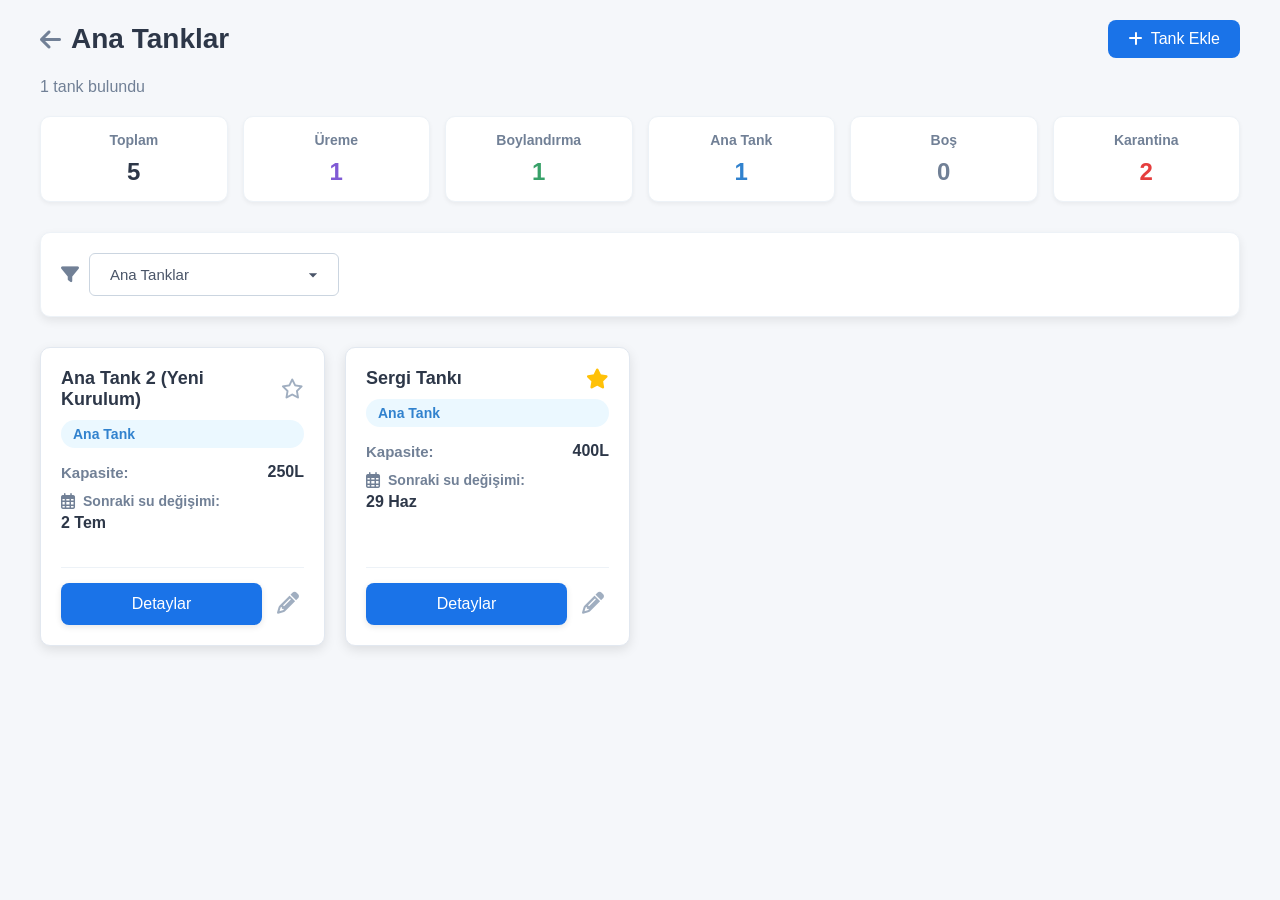
<file: tank/ana-tank.html>
<!DOCTYPE html>
<html lang="en">
  <head>
    <meta charset="UTF-8" />
    <meta name="viewport" content="width=device-width, initial-scale=1.0" />
    <title>Ana Tanklar - Diskus Üretim Yönetimi</title>
    <link rel="stylesheet" href="https://cdnjs.cloudflare.com/ajax/libs/font-awesome/6.4.0/css/all.min.css" />
    <style>
      /** 1.KISIM */
      * {
        margin: 0;
        padding: 0;
        box-sizing: border-box;
        font-family: "Segoe UI", Tahoma, Geneva, Verdana, sans-serif;
      }

      body {
        background-color: #f5f7fa;
        color: #2d3748;
        padding: 20px;
      }

      .container {
        max-width: 1200px;
        margin: 0 auto;
      }

      .header {
        display: flex;
        justify-content: space-between;
        align-items: center;
        margin-bottom: 20px;
      }

      .header h1 {
        font-size: 28px;
        color: #2d3748;
        display: flex;
        align-items: center;
        gap: 10px;
      }

      .header h1 i {
        font-size: 24px;
        color: #718096;
      }

      .add-tank-btn {
        background: #1a73e8;
        color: white;
        border: none;
        padding: 10px 20px;
        border-radius: 8px;
        font-size: 16px;
        cursor: pointer;
        transition: background 0.2s;
        display: flex;
        align-items: center;
        gap: 8px;
      }

      .add-tank-btn:hover {
        background: #043779;
      }

      .summary {
        color: #718096;
        margin-bottom: 20px;
        font-size: 16px;
      }

      /** 2. KISIM TANK BİLGİLERİ */
      .stats-container {
        display: flex;
        flex-wrap: wrap;
        gap: 15px;
        margin-bottom: 30px;
      }

      .stat-card {
        background: white;
        border-radius: 10px;
        padding: 15px;
        flex: 1;
        min-width: 150px; /* Adjusted for better distribution */
        box-shadow: 0 2px 4px rgba(0, 0, 0, 0.05);
        text-align: center;
        border: 1px solid #edf2f7; /* Added border */
      }

      .stat-card h3 {
        font-size: 14px;
        color: #718096;
        margin-bottom: 10px;
      }

      .stat-card .count {
        font-size: 24px;
        font-weight: 700;
        color: #2d3748;
      }

      .stat-card:nth-child(2) .count {
        color: #805ad5; /* Üreme - Purple */
      }
      .stat-card:nth-child(3) .count {
        color: #38a169; /* Boylandırma - Green */
      }
      .stat-card:nth-child(4) .count {
        color: #3182ce; /* Ana Tank - Blue */
      }
      .stat-card:nth-child(5) .count {
        color: #718096; /* Boş - Gray */
      }
      .stat-card:nth-child(6) .count {
        color: #e53e3e; /* Karantina - Red */
      }

      /** 3. KISIM FİLTRELEME */
      .filter-section {
        display: flex;
        align-items: center;
        gap: 10px;
        margin-bottom: 30px;
        padding: 20px; /* Padding'i artırarak içeriği kutu içinde daha iyi konumlandırın */
        border: 1px solid #edf2f7; /* Hafif bir kenarlık ekleyin */
        border-radius: 10px; /* Köşeleri yuvarlayın */
        background-color: white; /* Arka planı beyaz yapın */
        box-shadow: 0 4px 10px rgba(0, 0, 0, 0.08); /* Hafif bir gölge ekleyin */
      }

      .filter-section i {
        color: #718096;
        font-size: 18px;
      }

      .filter-section select {
        padding: 12px 20px;
        border: 1px solid #cbd5e0;
        border-radius: 6px;
        background-color: white;
        font-size: 15px;
        color: #4a5568;
        appearance: none;
        background-image: url('data:image/svg+xml;utf8,<svg fill="%234a5568" viewBox="0 0 24 24" xmlns="http://www.w3.org/2000/svg"><path d="M7 10l5 5 5-5z"/></svg>');
        background-repeat: no-repeat;
        background-position: right 15px center;
        background-size: 20px;
        min-width: 250px;
      }

      /* Yeni Eklenecek Bölüm: Tank Kartları */
      .tank-grid {
        display: grid;
        grid-template-columns: repeat(auto-fill, minmax(280px, 1fr));
        gap: 20px;
        margin-bottom: 30px;
      }

      .tank-card {
        background: white;
        border-radius: 10px;
        padding: 20px;
        box-shadow: 0 4px 12px rgba(0, 0, 0, 0.1);
        border: 1px solid #e2e8f0;
        display: flex;
        flex-direction: column;
      }

      .tank-card-header {
        display: flex;
        justify-content: space-between;
        align-items: center;
        margin-bottom: 10px;
      }

      .tank-card-header h2 {
        font-size: 18px;
        color: #2d3748;
        font-weight: 600;
      }

      .tank-card-header .favorite-icon {
        color: #a0aec0;
        font-size: 20px;
        cursor: pointer;
        transition: transform 0.2s ease, color 0.2s ease;
      }

      .tank-card-header .favorite-icon.favorited {
        color: #ffc107;
      }

      .tank-card-header .favorite-icon:hover {
        transform: scale(1.1);
        color: #718096;
      }
      .tank-card-header .favorite-icon.favorited:hover {
        color: #e0a800;
      }

      .tank-type-badge {
        display: inline-block;
        padding: 6px 12px;
        border-radius: 20px;
        font-size: 14px;
        font-weight: 600;
        margin-bottom: 15px;
      }

      .tank-type-badge.ana-tank {
        background: #ebf8ff;
        color: #3182ce;
      }
      .tank-type-badge.ureme {
        background: #ede9fe;
        color: #805ad5;
      }
      .tank-type-badge.boylandirma {
        background: #e6fffa;
        color: #38a169;
      }
      .tank-type-badge.karantina {
        background: #fee2e2;
        color: #e53e3e;
      }
      .tank-type-badge.bos {
        background: #e2e8f0;
        color: #718096;
      }

      .tank-details {
        flex-grow: 1;
      }

      .detail-item {
        margin-bottom: 12px;
        display: flex;
        justify-content: space-between;
        align-items: center;
      }

      .detail-item.next-water-change {
        flex-direction: column;
        align-items: flex-start;
        margin-bottom: 15px;
      }

      .detail-item.next-water-change h4 {
        margin-bottom: 5px;
        display: flex;
        align-items: center;
        gap: 8px;
        font-size: 14px;
      }

      .detail-item.next-water-change h4 i {
        color: #718096;
        font-size: 16px;
      }

      .detail-item h4 {
        font-size: 15px;
        color: #718096;
        margin-bottom: 0;
      }

      .detail-item p {
        font-size: 16px;
        color: #2d3748;
        font-weight: 600;
      }

      .breeding-pair-section {
        background-color: #ede9fe;
        border: 1px solid #d6bcfa;
        border-radius: 8px;
        padding: 15px;
        margin-top: 15px;
        margin-bottom: 15px;
      }

      .breeding-pair-section h4 {
        font-size: 14px;
        color: #805ad5;
        margin-bottom: 15px;
        font-weight: 600;
      }

      .breeding-pair-images {
        display: flex;
        gap: 15px;
        justify-content: center;
      }

      .breeding-pair-item {
        text-align: center;
      }

      .breeding-pair-item img {
        width: 80px;
        height: 80px;
        border-radius: 8px;
        object-fit: cover;
        border: 2px solid #805ad5;
        box-shadow: 0 2px 6px rgba(0, 0, 0, 0.1);
        margin-bottom: 8px;
      }

      .breeding-pair-item p {
        font-size: 13px;
        color: #4a5568;
        font-weight: 500;
      }

      .child-info {
        background-color: #e6fffa;
        color: #38a169;
        padding: 5px 10px;
        border-radius: 5px;
        font-size: 14px;
        font-weight: 500;
        white-space: nowrap; /* Metnin tek satırda kalmasını sağlar */
      }

      .tank-actions {
        margin-top: 20px;
        display: flex;
        justify-content: flex-end;
        align-items: center;
        gap: 10px;
        padding-top: 15px;
        border-top: 1px solid #edf2f7;
      }

      .tank-actions .details-btn {
        background: #1a73e8;
        color: white;
        border: none;
        padding: 12px 20px;
        border-radius: 8px;
        font-size: 16px;
        cursor: pointer;
        transition: background 0.2s;
        flex-grow: 1;
        box-shadow: 0 2px 6px rgba(0, 0, 0, 0.1);
      }

      .tank-actions .details-btn:hover {
        background: #043779;
      }

      .tank-actions .edit-icon-btn {
        background: none;
        border: none;
        color: #a0aec0;
        font-size: 22px;
        cursor: pointer;
        transition: color 0.2s;
        padding: 5px;
      }

      .tank-actions .edit-icon-btn:hover {
        color: #4a5568;
      }

      /** 4. KISIM TANK EKLE BUTONU */
      .modal {
        display: none;
        position: fixed;
        z-index: 1000;
        left: 0;
        top: 0;
        width: 100%;
        height: 100%;
        overflow: auto;
        background-color: rgba(0, 0, 0, 0.4);
        justify-content: center;
        align-items: center;
      }

      .modal-content {
        background-color: #fefefe;
        margin: auto;
        padding: 30px;
        border: 1px solid #888;
        width: 90%;
        max-width: 500px;
        border-radius: 10px;
        box-shadow: 0 5px 15px rgba(0, 0, 0, 0.3);
        position: relative;
      }

      .modal-content h2 {
        margin-bottom: 20px;
        color: #2d3748;
        font-size: 20px;
        text-align: center;
      }

      .modal-content label {
        display: block;
        margin-bottom: 8px;
        color: #4a5568;
        font-weight: 600;
        font-size: 14px;
      }

      .modal-content input[type="text"],
      .modal-content input[type="number"],
      .modal-content select {
        width: 100%;
        padding: 10px;
        margin-bottom: 15px;
        border: 1px solid #cbd5e0;
        border-radius: 5px;
        font-size: 16px;
        color: #2d3748;
        box-sizing: border-box;
      }

      .modal-content select {
        appearance: none;
        background-image: url('data:image/svg+xml;utf8,<svg fill="%234a5568" viewBox="0 0 24 24" xmlns="http://www.w3.org/2000/svg"><path d="M7 10l5 5 5-5z"/></svg>');
        background-repeat: no-repeat;
        background-position: right 10px center;
        background-size: 18px;
      }

      .modal-buttons {
        display: flex;
        justify-content: flex-end;
        gap: 10px;
        margin-top: 25px;
      }

      .modal-button,
      .modal-submit {
        padding: 10px 20px;
        border-radius: 8px;
        font-size: 16px;
        cursor: pointer;
        transition: background 0.2s, color 0.2s;
        border: none;
      }

      .modal-button {
        background-color: #e2e8f0;
        color: #4a5568;
      }

      .modal-button:hover {
        background-color: #cbd5e0;
      }

      .modal-submit {
        background-color: #1a73e8;
        color: white;
      }

      .modal-submit:hover {
        background-color: #1366d3;
      }

      .close {
        color: #aaa;
        position: absolute;
        top: 10px;
        right: 20px;
        font-size: 28px;
        font-weight: bold;
        cursor: pointer;
      }

      .close:hover,
      .close:focus {
        color: black;
        text-decoration: none;
        cursor: pointer;
      }

      /* MEDYA SORGULARI (MOBİL UYUMLULUK İÇİN) */
      @media (max-width: 768px) {
        body {
          padding: 15px;
        }

        .container {
          padding: 0;
        }

        /* 1. KISIM: Başlık ve Buton */
        .header {
          flex-direction: column;
          align-items: flex-start;
          gap: 15px;
        }

        .header h1 {
          font-size: 24px;
        }

        .header h1 i {
          font-size: 20px;
        }

        .add-tank-btn {
          width: 100%;
          justify-content: center;
          font-size: 15px;
          padding: 10px 12px;
        }

        .summary {
          font-size: 14px;
          margin-bottom: 15px;
        }

        /* 2. KISIM: İstatistik Kartları */
        .stats-container {
          flex-direction: column;
          gap: 10px;
        }

        .stat-card {
          min-width: unset;
          width: 100%;
          padding: 12px;
        }

        .stat-card h3 {
          font-size: 13px;
        }

        .stat-card .count {
          font-size: 20px;
        }

        /* 3. KISIM: Filtreleme */
        .filter-section {
          flex-direction: column;
          align-items: flex-start;
          padding: 15px;
          gap: 8px;
          width: 100%;
          box-sizing: border-box;
        }

        .filter-section i {
          font-size: 16px;
          margin-bottom: 5px;
        }

        .filter-section select {
          width: 100%;
          min-width: unset;
          font-size: 14px;
          padding: 10px 15px;
          background-position: right 10px center;
          background-size: 16px;
          box-sizing: border-box;
        }

        /* Yeni Eklenecek Bölüm: Tank Kartları Mobil */
        .tank-grid {
          grid-template-columns: 1fr;
          gap: 15px;
        }

        .tank-card {
          padding: 15px;
        }

        .tank-card-header h2 {
          font-size: 16px;
        }

        .tank-card-header .favorite-icon {
          font-size: 18px;
        }

        .tank-type-badge {
          padding: 5px 10px;
          font-size: 13px;
          margin-bottom: 10px;
        }

        .detail-item {
          margin-bottom: 10px;
          flex-direction: column;
          align-items: flex-start;
        }

        .detail-item h4 {
          font-size: 13px;
          margin-bottom: 3px;
        }

        .detail-item p {
          font-size: 14px;
        }

        .detail-item.next-water-change {
          margin-bottom: 10px;
        }

        .detail-item.next-water-change h4 {
          font-size: 13px;
          gap: 5px;
        }

        .detail-item.next-water-change h4 i {
          font-size: 14px;
        }

        .breeding-pair-section {
          padding: 10px;
          margin-top: 10px;
          margin-bottom: 10px;
        }

        .breeding-pair-section h4 {
          font-size: 13px;
          margin-bottom: 10px;
        }

        .breeding-pair-images {
          flex-direction: column;
          gap: 10px;
        }

        .breeding-pair-item img {
          width: 60px;
          height: 60px;
        }

        .breeding-pair-item p {
          font-size: 12px;
        }

        .child-info {
          font-size: 13px;
          padding: 3px 8px;
        }

        .tank-actions {
          flex-direction: column;
          gap: 8px;
          padding-top: 10px;
        }

        .tank-actions .details-btn {
          width: 100%;
          padding: 10px 15px;
          font-size: 15px;
        }

        .tank-actions .edit-icon-btn {
          font-size: 20px;
        }
      }

      @media (max-width: 600px) {
        .modal-content {
          padding: 20px;
          width: 95%;
        }

        .modal-content h2 {
          font-size: 18px;
          margin-bottom: 15px;
        }

        .modal-content label {
          font-size: 13px;
          margin-bottom: 5px;
        }

        .modal-content input[type="text"],
        .modal-content input[type="number"],
        .modal-content select {
          padding: 8px 10px;
          font-size: 14px;
          margin-bottom: 12px;
        }

        .modal-content select {
          background-position: right 8px center;
          background-size: 16px;
        }

        .modal-buttons {
          flex-direction: column;
          gap: 10px;
          margin-top: 20px;
        }

        .modal-button,
        .modal-submit {
          width: 100%;
          padding: 10px 15px;
          font-size: 14px;
        }

        .close {
          font-size: 24px;
          top: 15px;
          right: 15px;
        }

        #kurulumDurumu {
          padding: 10px;
        }
        #kurulumDurumu small {
          font-size: 11px;
        }
        #kurulumDurumu div:nth-child(3) {
          font-size: 12px !important;
          padding: 6px;
        }
      }

      @media (max-width: 420px) {
        .header h1 {
          font-size: 22px;
        }

        .add-tank-btn {
          font-size: 14px;
          padding: 8px 10px;
        }

        .tank-card-header h2 {
          font-size: 15px;
        }
      }
    </style>
  </head>
  <body>
    <div class="container">
      <div class="header">
        <h1>
          <a href="index.html"><i class="fas fa-arrow-left"></i></a>
          Ana Tanklar
        </h1>
        <button class="add-tank-btn" id="openTankModalBtn">
          <i class="fas fa-plus"></i>
          Tank Ekle
        </button>
      </div>
      <p class="summary">1 tank bulundu</p>

      <div class="stats-container">
        <div class="stat-card">
          <h3>Toplam</h3>
          <div class="count">5</div>
        </div>
        <div class="stat-card">
          <h3>Üreme</h3>
          <div class="count">1</div>
        </div>
        <div class="stat-card">
          <h3>Boylandırma</h3>
          <div class="count">1</div>
        </div>
        <div class="stat-card">
          <h3>Ana Tank</h3>
          <div class="count">1</div>
        </div>
        <div class="stat-card">
          <h3>Boş</h3>
          <div class="count">0</div>
        </div>
        <div class="stat-card">
          <h3>Karantina</h3>
          <div class="count">2</div>
        </div>
      </div>

      <div class="filter-section">
        <i class="fas fa-filter"></i>
        <select id="tankFilter">
          <option value="tum">Tüm Tanklar</option>
          <option value="ureme">Üreme Tankları</option>
          <option value="boylandirma">Boylandırma Tankları</option>
          <option value="ana" selected>Ana Tanklar</option>
          <option value="bos">Boş Tanklar</option>
          <option value="karantina">Karantina Tankları</option>
        </select>
      </div>

      <div class="tank-grid">
        <div class="tank-card">
          <div class="tank-card-header">
            <h2>Ana Tank 2 (Yeni Kurulum)</h2>
            <i class="far fa-star favorite-icon"></i>
          </div>
          <span class="tank-type-badge ana-tank">Ana Tank</span>
          <div class="tank-details">
            <div class="detail-item">
              <h4>Kapasite:</h4>
              <p>250L</p>
            </div>
            <div class="detail-item next-water-change">
              <h4>
                <i class="far fa-calendar-alt"></i>
                Sonraki su değişimi:
              </h4>
              <p>2 Tem</p>
            </div>
          </div>
          <div class="tank-actions">
            <button class="details-btn">Detaylar</button>
            <button class="edit-icon-btn"><i class="fas fa-pencil-alt"></i></button>
          </div>
        </div>
        <div class="tank-card">
          <div class="tank-card-header">
            <h2>Sergi Tankı</h2>
            <i class="fas fa-star favorite-icon favorited"></i>
          </div>
          <span class="tank-type-badge ana-tank">Ana Tank</span>
          <div class="tank-details">
            <div class="detail-item">
              <h4>Kapasite:</h4>
              <p>400L</p>
            </div>
            <div class="detail-item next-water-change">
              <h4>
                <i class="far fa-calendar-alt"></i>
                Sonraki su değişimi:
              </h4>
              <p>29 Haz</p>
            </div>
          </div>
          <div class="tank-actions">
            <button class="details-btn">Detaylar</button>
            <button class="edit-icon-btn"><i class="fas fa-pencil-alt"></i></button>
          </div>
        </div>
      </div>

      <div id="tankModal" class="modal">
        <div class="modal-content">
          <span onclick="document.getElementById('tankModal').style.display='none'" class="close">&times;</span>
          <h2>Yeni Tank Ekle</h2>
          <form>
            <label for="tankName">Tank Adı:</label>
            <input type="text" id="tankName" placeholder="Örn: Ana Tank, Larva Tank 1..." />

            <label for="capacity">Kapasite (Litre):</label>
            <input type="number" id="capacity" placeholder="Örn: 200" />

            <label for="tankType">Tank Türü:</label>
            <select id="tankType">
              <option value="empty" selected>Boş</option>
              <option value="main">Ana Tank</option>
              <option value="breeding">Üreme</option>
              <option value="growing">Boylandırma</option>
              <option value="quarantine">Karantina</option>
            </select>
            <div
              id="kurulumDurumu"
              style="
                display: none;
                border: 1px solid #cbd5e0;
                padding: 15px;
                border-radius: 8px;
                margin-top: 10px;
                background-color: #f8fafc;
              "
            >
              <strong>Tank Kurulum Durumu:</strong>
              <div style="margin-top: 10px">
                <label>
                  <input type="radio" name="kurulum" value="yeni" checked />
                  <span style="margin-left: 5px">
                    Yeni Kurulum
                    <small style="color: gray">(Azot döngüsü henüz oturmamış, sıfırdan başlayacak)</small>
                  </span>
                </label>
                <br />
                <label>
                  <input type="radio" name="kurulum" value="kurulu" />
                  <span style="margin-left: 5px">
                    Kurulu Tank
                    <small style="color: gray">(Azot döngüsü oturmuş, balık mevcut)</small>
                  </span>
                </label>
              </div>
              <div
                style="
                  margin-top: 10px;
                  font-size: 13px;
                  color: #4a5568;
                  background-color: #bfd2f0;
                  padding: 8px;
                  border-radius: 5px;
                "
              >
                💡Bilgi: Yeni kurulum seçerseniz azot döngüsü görevleri, kurulu tank seçerseniz rutin bakım görevleri
                otomatik oluşturulur.
              </div>
            </div>
            <div class="modal-buttons">
              <button
                type="button"
                class="modal-button"
                onclick="document.getElementById('tankModal').style.display='none'"
              >
                İptal
              </button>
              <button type="submit" class="modal-submit">Tank Ekle</button>
            </div>
          </form>
        </div>
      </div>
    </div>

    <script>
      document.addEventListener("DOMContentLoaded", () => {
        const favoriteTab = document.querySelector(".tab-navigation button:nth-child(1)");
        const tasksTab = document.querySelector(".tab-navigation button:nth-child(2)");
        const favoriteContent = document.querySelector(".tab-content");
        const taskContent = document.querySelector(".task-section");

        if (favoriteContent && taskContent) {
          favoriteContent.style.display = "block";
          taskContent.style.display = "none";

          if (favoriteTab) {
            favoriteTab.addEventListener("click", () => {
              favoriteTab.classList.add("active");
              tasksTab.classList.remove("active");
              favoriteContent.style.display = "block";
              taskContent.style.display = "none";
            });
          }

          if (tasksTab) {
            tasksTab.addEventListener("click", () => {
              tasksTab.classList.add("active");
              favoriteTab.classList.remove("active");
              taskContent.style.display = "block";
              favoriteContent.style.display = "none";
            });
          }
        }
      });

      document.addEventListener("DOMContentLoaded", function () {
        const checkFavorites = () => {
          const favoritesList = document.querySelector(".favorite-tanks-list");
          const noFavorites = document.querySelector(".no-favorites-container");

          if (favoritesList && noFavorites) {
            if (favoritesList.children.length > 0) {
              noFavorites.style.display = "none";
            } else {
              noFavorites.style.display = "block";
            }
          }
        };
        checkFavorites();
      });

      // filtrelemeye göre sayfaya yönlendirme
      document.getElementById("tankFilter").addEventListener("change", function () {
        const selectedValue = this.value;

        // Değer - sayfa eşlemesi
        const pageMap = {
          tum: "toplam-tank.html",
          ureme: "ureme-tank.html",
          boylandirma: "boylandirma-tank.html",
          ana: "ana-tank.html",
          bos: "bos-tank.html",
          karantina: "karantina-tank.html",
        };

        // Yönlendirme
        if (pageMap[selectedValue]) {
          window.location.href = pageMap[selectedValue];
        }
      });

      // tank ekle ana tank seçimi
      document.getElementById("tankType").addEventListener("change", function () {
        const kurulumDiv = document.getElementById("kurulumDurumu");
        if (this.value === "main") {
          kurulumDiv.style.display = "block";
        } else {
          kurulumDiv.style.display = "none";
        }
      });

      // TANK EKLE BUTONU
      document.addEventListener("DOMContentLoaded", function () {
        const modal = document.getElementById("tankModal");
        const openModalBtn = document.getElementById("openTankModalBtn");
        const closeModalSpan = document.getElementsByClassName("close")[0];
        const cancelModalBtn = modal.querySelector(".modal-button");

        if (openModalBtn) {
          openModalBtn.onclick = function () {
            modal.style.display = "flex";
          };
        }

        if (closeModalSpan) {
          closeModalSpan.onclick = function () {
            modal.style.display = "none";
          };
        }

        if (cancelModalBtn) {
          cancelModalBtn.onclick = function () {
            modal.style.display = "none";
          };
        }

        window.onclick = function (event) {
          if (event.target == modal) {
            modal.style.display = "none";
          }
        };
      });
    </script>
  </body>
</html>
</file>
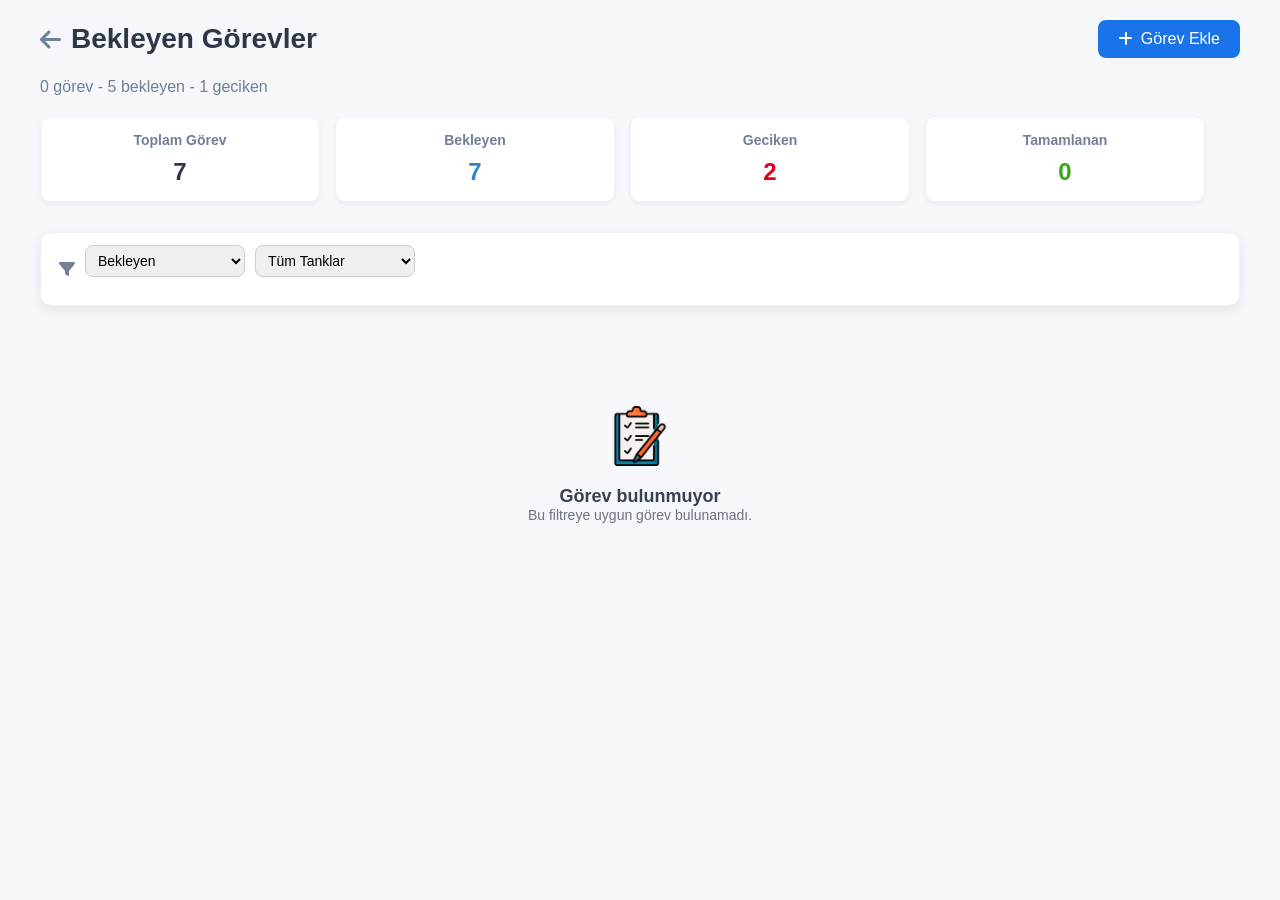
<file: tank/bekleyen-gorevler.html>
<!DOCTYPE html>
<html lang="en">
  <head>
    <meta charset="UTF-8" />
    <meta name="viewport" content="width=device-width, initial-scale=1.0" />
    <title>Bekleyen Görevler - Diskus Üretim Yönetimi</title>
    <link rel="stylesheet" href="https://cdnjs.cloudflare.com/ajax/libs/font-awesome/6.4.0/css/all.min.css" />
    <style>
      /** 1.KISIM */
      * {
        margin: 0;
        padding: 0;
        box-sizing: border-box;
        font-family: "Segoe UI", Tahoma, Geneva, Verdana, sans-serif;
      }

      body {
        background-color: #f5f7fa;
        color: #2d3748;
        padding: 20px;
      }

      .container {
        max-width: 1200px;
        margin: 0 auto;
        /* Masaüstü için ek bir padding eklemeye gerek yok, varsayılan 20px body padding'i yeterli */
      }

      .header {
        display: flex;
        justify-content: space-between;
        align-items: center;
        margin-bottom: 20px;
        /* Resimdeki masaüstü görünümü için flex-wrap kullanmıyoruz, mobilde halledeceğiz */
      }

      .header h1 {
        font-size: 28px;
        color: #2d3748;
        display: flex;
        align-items: center;
        gap: 10px;
      }

      .header h1 i {
        font-size: 24px;
        color: #718096;
      }

      .add-tank-btn {
        background: #1a73e8;
        color: white;
        border: none;
        padding: 10px 20px;
        border-radius: 8px;
        font-size: 16px;
        cursor: pointer;
        transition: background 0.2s;
        display: flex;
        align-items: center;
        gap: 8px;
        white-space: nowrap; /* Buton metninin sarmasını engeller */
      }

      .add-tank-btn:hover {
        background: #043779;
      }

      .summary {
        color: #718096;
        margin-bottom: 20px;
        font-size: 16px;
        /* Masaüstünde solda kalsın */
      }

      /** 2. KISIM TANK BİLGİLERİ */
      .stats-container {
        display: flex;
        flex-wrap: wrap; /* Kartların sarmasına izin ver */
        gap: 15px;
        margin-bottom: 30px;
        justify-content: flex-start; /* Masaüstünde solda başlasın */
      }

      .stat-card {
        background: white;
        border-radius: 10px;
        padding: 15px;
        flex: 1; /* Esnekliği koru */
        min-width: 150px;
        max-width: 280px; /* Her kart için maksimum genişlik ekleyerek daha dengeli bir dağılım sağla */
        box-shadow: 0 2px 4px rgba(0, 0, 0, 0.05);
        text-align: center;
        border: 1px solid #edf2f7;
      }

      .stat-card h3 {
        font-size: 14px;
        color: #718096;
        margin-bottom: 10px;
      }

      .stat-card .count {
        font-size: 24px;
        font-weight: 700;
        color: #2d3748;
      }

      .stat-card:nth-child(2) .count {
        color: #3182ce; /* Bekleyen */
      }
      .stat-card:nth-child(3) .count {
        color: #e00017; /* Geciken */
      }
      .stat-card:nth-child(4) .count {
        color: #36a81a; /* Tamamlanan */
      }

      /** 3. KISIM FİLTRELEME */
      .filter-row {
        display: flex;
        justify-content: flex-start;
        margin-bottom: 30px;
      }

      .filter-section {
        display: flex;
        align-items: center;
        gap: 10px;
        padding: 12px 18px;
        border: 1px solid #edf2f7;
        border-radius: 12px;
        background-color: white;
        box-shadow: 0 4px 12px rgba(0, 0, 0, 0.08);
        width: 100%;
        max-width: 100%;
        min-height: 55px;
        /* Masaüstü için flex-wrap kullanmıyoruz, mobilde halledeceğiz */
      }

      .filter-section i {
        color: #718096;
        font-size: 16px;
      }

      .filter-section select {
        width: 160px; /* Masaüstünde select'ler kısa kalsın */
        padding: 6px 8px;
        border-radius: 8px;
        border: 1px solid #ccc;
        font-size: 14px;
      }

      .filter-section select:hover {
        border-color: #a0aec0;
      }

      .filter-section select:focus {
        border-color: #4299e1;
        box-shadow: 0 0 0 3px rgba(66, 153, 225, 0.5);
      }

      /** 4. KISIM GÖREV EKLE BUTONU (Modal) */
      .task-modal {
        display: none;
        position: fixed;
        z-index: 1000;
        left: 0;
        top: 0;
        width: 100%;
        height: 100%;
        overflow: auto;
        background-color: rgba(0, 0, 0, 0.3);
        display: flex;
        justify-content: center;
        align-items: center;
        /* Masaüstünde padding'e gerek yok, ortalama yeterli */
      }

      .modal-content {
        background-color: #fff;
        border-radius: 10px;
        padding: 30px;
        width: 100%;
        max-width: 550px;
        box-shadow: 0 8px 20px rgba(0, 0, 0, 0.1);
        font-family: "Segoe UI", sans-serif;
        position: relative;
        max-height: 90vh; /* Modal yüksekliğini sınırlayarak mobil cihazlarda taşmayı engeller */
        overflow-y: auto; /* İçerik taşarsa kaydırma çubuğu gösterir */
      }

      .close {
        position: absolute;
        top: 18px;
        right: 20px;
        font-size: 24px;
        cursor: pointer;
        color: #333;
      }

      h2 {
        font-size: 22px;
        margin-bottom: 20px;
        font-weight: 600;
      }

      label {
        display: block;
        margin-bottom: 6px;
        font-weight: 500;
        color: #333;
      }

      input[type="text"],
      input[type="date"],
      input[type="time"],
      select,
      textarea,
      input[type="number"] {
        width: 100%;
        padding: 10px 12px;
        border: 1px solid #ccc;
        border-radius: 8px;
        font-size: 15px;
        margin-bottom: 16px;
        box-sizing: border-box;
        transition: border 0.2s ease;
      }

      textarea {
        resize: vertical;
      }

      .form-row-two-col {
        display: flex;
        gap: 15px;
        margin-bottom: 16px;
        /* Masaüstü için flex-wrap kullanmıyoruz */
      }

      .form-row-three-col {
        display: flex;
        gap: 15px;
        margin-bottom: 16px;
        /* Masaüstü için flex-wrap kullanmıyoruz */
      }

      .form-group {
        flex: 1;
      }

      .form-group input,
      .form-group select {
        margin-bottom: 0;
      }

      .checkbox-group {
        display: flex;
        align-items: center;
        gap: 8px;
        font-size: 14px;
        margin: 10px 0 20px;
      }

      .example-box {
        margin: 8px 0 16px;
        font-size: 13px;
        color: #174491;
        background-color: #e6f0ff;
        padding: 8px;
        border-radius: 5px;
      }

      .modal-buttons {
        display: flex;
        justify-content: space-between;
        gap: 15px;
        /* Masaüstü için dikey istiflemeye gerek yok */
      }

      .modal-button,
      .modal-submit {
        flex: 1;
        padding: 12px 16px;
        border-radius: 8px;
        font-size: 15px;
        font-weight: 500;
        cursor: pointer;
        border: none;
        transition: background-color 0.2s ease;
      }

      .modal-button {
        background-color: #fff;
        color: #333;
        border: 1px solid #ccc;
      }

      .modal-button:hover {
        background-color: #f2f2f2;
      }

      .modal-submit {
        background-color: #3b5bff;
        color: #fff;
      }

      .modal-submit:hover {
        background-color: #3049d4;
      }

      /** SADECE MOBİL İÇİN GEÇERLİ STİLLER (768px ve altı) */
      @media (max-width: 768px) {
        body {
          padding: 10px; /* Mobil cihazlarda sayfa kenarlarında boşluk bırak */
        }

        .container {
          padding: 0 5px; /* Mobil cihazlarda container içinde de boşluk bırak */
        }

        .header {
          flex-direction: column; /* Başlık ve butonu alt alta sırala */
          align-items: flex-start; /* Sola hizala */
          gap: 15px; /* Başlık ve buton arasına boşluk koy */
        }

        .header h1 {
          font-size: 24px;
          margin-bottom: 0; /* Üstteki gap yeterli */
        }

        .add-tank-btn {
          width: 100%; /* Butonu tam genişlik yap */
          justify-content: center; /* Buton içeriğini ortala */
          padding: 12px; /* Butonun dokunma alanını büyüt */
        }

        .summary {
          text-align: center; /* Özeti ortala */
          font-size: 15px;
        }

        .stats-container {
          flex-direction: column; /* İstatistik kartlarını alt alta sırala */
          align-items: center; /* Ortala */
        }

        .stat-card {
          width: 100%; /* Kartları tam genişlik yap */
          max-width: 350px; /* Mobil cihazlarda çok genişlemesini engelle */
        }

        .filter-section {
          flex-direction: column; /* Filtreleri alt alta sırala */
          align-items: flex-start; /* Sola hizala */
          padding: 10px; /* Filtre alanının iç boşluğunu azalt */
        }

        .filter-section select {
          width: 100%; /* Select'leri tam genişlik yap */
          margin-bottom: 10px; /* Select'ler arasına boşluk koy */
        }

        .filter-section i {
          margin-bottom: 10px; /* Filtre ikonu altına boşluk koy */
        }

        /* Modal içindeki iki ve üç sütunlu form yapılarını mobil için alt alta getir */
        .form-row-two-col,
        .form-row-three-col {
          flex-direction: column; /* Sütunları alt alta sırala */
          gap: 0; /* Alt alta sıralandığında gap'i kaldır */
        }

        .form-group {
          width: 100%; /* Form gruplarını tam genişlik yap */
          margin-bottom: 16px; /* Alt alta gelen inputlar arasına boşluk koy */
        }

        .form-group input,
        .form-group select {
          margin-bottom: 0; /* Zaten form-group'ta margin var */
        }

        /* Modal düğmelerini mobil için alt alta getir */
        .modal-buttons {
          flex-direction: column;
          gap: 10px;
        }

        .modal-content {
          padding: 20px; /* Modal içindeki boşluğu azalt */
        }

        .close {
          top: 10px;
          right: 10px;
        }
      }

      /* Daha küçük mobil ekranlar için ek ayarlamalar */
      @media (max-width: 480px) {
        .header h1 {
          font-size: 22px;
        }

        .add-tank-btn {
          font-size: 14px;
          padding: 10px 15px;
        }

        .modal-content {
          margin: 10px; /* Çok küçük ekranlarda modalın kenarlara çok yapışmasını engelle */
          padding: 15px; /* Daha da azaltılmış modal boşluğu */
        }

        h2 {
          font-size: 20px;
        }
      }
    </style>
  </head>
  <body>
    <div class="container">
      <!-- 1.KISIM -->
      <div class="header">
        <h1>
          <a href="index.html"><i class="fas fa-arrow-left"></i></a>
          Bekleyen Görevler
        </h1>
        <button class="add-tank-btn" id="openTaskModalBtn">
          <i class="fas fa-plus"></i>
          Görev Ekle
        </button>
      </div>
      <p class="summary">0 görev - 5 bekleyen - 1 geciken</p>

      <!-- 2. KISIM TANK BİLGİLERİ -->
      <div class="stats-container">
        <div class="stat-card">
          <h3>Toplam Görev</h3>
          <div class="count">7</div>
        </div>
        <div class="stat-card">
          <h3>Bekleyen</h3>
          <div class="count">7</div>
        </div>
        <div class="stat-card">
          <h3>Geciken</h3>
          <div class="count">2</div>
        </div>
        <div class="stat-card">
          <h3>Tamamlanan</h3>
          <div class="count">0</div>
        </div>
      </div>

      <!-- 3. KISIM FİLTRELEME -->
      <div class="filter-row">
        <div class="filter-section">
          <i class="fas fa-filter"></i>
          <select>
            <option>Tüm Görevler</option>
            <option selected>Bekleyen</option>
            <option>Geciken</option>
            <option>Su Değişimi</option>
          </select>

          <select>
            <option>Tüm Tanklar</option>
            <option>Genel Görevler</option>
            <option>Ana Üretim Tankı</option>
            <option>Boylandırma Tank 1</option>
            <option>Karantina Tank</option>
            <option>Ana Tank 2 (Yeni Kurulum)</option>
            <option>Boylandırma Tank 2</option>
            <option>Sergi Tankı</option>
            <option>Boş Tank (Hazırlık)</option>
          </select>
        </div>
      </div>

      <!-- 4. KISIM GÖREV EKLE BUTONU -->
      <div id="taskModal" class="task-modal" style="display: none">
        <div class="modal-content">
          <span class="close" onclick="document.getElementById('taskModal').style.display='none'">&times;</span>
          <h2>Yeni Görev Ekle</h2>
          <form>
            <label for="taskTitle">Başlık</label>
            <input type="text" id="taskTitle" placeholder="" />

            <label for="taskDescription">Açıklama</label>
            <textarea id="taskDescription" rows="4" placeholder=""></textarea>

            <div class="form-row-two-col">
              <div class="form-group">
                <label for="taskTank">Tank</label>
                <select id="taskTank">
                  <option>Genel Görev</option>
                  <option>Ana Üretim Tankı</option>
                  <option>Boylandırma Tank 1</option>
                  <option>Karantina Tank</option>
                  <option>Ana Tank 2 (Yeni Kurulum)</option>
                  <option>Boylandırma Tank 2</option>
                  <option>Sergi Tankı</option>
                  <option>Boş Tank (Hazırlık)</option>
                </select>
              </div>
              <div class="form-group">
                <label for="taskCategory">Kategori</label>
                <select id="taskCategory">
                  <option>Diğer</option>
                  <option>Yemleme</option>
                  <option>Bakım</option>
                  <option>İzleme</option>
                  <option>Üreme</option>
                  <option>Azot Döngüsü</option>
                </select>
              </div>
            </div>

            <div class="form-row-three-col">
              <div class="form-group">
                <label for="taskPriority">Öncelik</label>
                <select id="taskPriority">
                  <option>Orta</option>
                  <option>Düşük</option>
                  <option>Yüksek</option>
                </select>
              </div>
              <div class="form-group">
                <label for="taskDate">Tarih</label>
                <input type="date" id="taskDate" value="2025-06-27" />
              </div>
              <div class="form-group">
                <label for="taskTime">Saat</label>
                <input type="time" id="taskTime" value="09:00" />
              </div>
            </div>

            <div class="checkbox-group">
              <input
                type="checkbox"
                id="recurringTask"
                onclick="document.getElementById('recurringOptions').style.display = this.checked ? 'block' : 'none';"
              />
              <label for="recurringTask">Tekrarlanan görev</label>
            </div>

            <div id="recurringOptions" style="display: none">
              <div class="form-row-two-col">
                <div class="form-group">
                  <label for="repeatType">Tekrarlama Türü</label>
                  <select id="repeatType" class="form-control">
                    <option>Günlük</option>
                    <option>Saatlik</option>
                  </select>
                </div>
                <div class="form-group">
                  <label for="repeatInterval">Aralık</label>
                  <input type="number" id="repeatInterval" class="form-control" value="1" min="1" />
                </div>
              </div>

              <div class="example-box">
                <strong>Örnek:</strong>
                Günlük tekrarlama için 1 gün arayla görev tekrarlanır.
              </div>
            </div>

            <div class="modal-buttons">
              <button
                type="button"
                class="modal-button"
                onclick="document.getElementById('taskModal').style.display='none'"
              >
                İptal
              </button>
              <button type="submit" class="modal-submit">Ekle</button>
            </div>
          </form>
        </div>
      </div>

      <!-- 5. KISIM GÖREVLER VE GÖREV YOKSA  -->
      <div id="gorevListesi">
        <!-- Görevler burada olacak -->
      </div>

      <div id="gorevYokMesaji" style="display: none; text-align: center; margin-top: 100px">
        <img src="image/task.png" alt="Görev bulunmuyor" width="60" height="60" />
        <h3 style="color: #374151; font-size: 18px; margin-top: 16px">Görev bulunmuyor</h3>
        <p style="color: #6b7280; font-size: 14px">Bu filtreye uygun görev bulunamadı.</p>
      </div>
    </div>

    <script>
      document.addEventListener("DOMContentLoaded", function () {
        // GÖREV EKLE BUTONU
        const taskModal = document.getElementById("taskModal");
        const openTaskModalBtn = document.getElementById("openTaskModalBtn");
        const closeTaskModalSpan = taskModal.querySelector(".close");
        const cancelTaskModalBtn = taskModal.querySelector(".modal-button");

        if (openTaskModalBtn) {
          openTaskModalBtn.onclick = () => (taskModal.style.display = "flex");
        }

        if (closeTaskModalSpan) {
          closeTaskModalSpan.onclick = () => (taskModal.style.display = "none");
        }

        if (cancelTaskModalBtn) {
          cancelTaskModalBtn.onclick = () => (taskModal.style.display = "none");
        }

        window.onclick = function (event) {
          if (event.target === tankModal) {
            tankModal.style.display = "none";
          }
          if (event.target === taskModal) {
            taskModal.style.display = "none";
          }
        };

        // GÖREV EKLE FORMU İŞLEMLERİ
        const taskForm = document.querySelector("#taskModal form");
        if (taskForm) {
          taskForm.addEventListener("submit", function (e) {
            e.preventDefault();

            const task = {
              title: document.getElementById("taskTitle").value.trim(),
              description: document.getElementById("taskDescription").value.trim(),
              tank: document.getElementById("taskTank").value,
              category: document.getElementById("taskCategory").value,
              priority: document.getElementById("taskPriority").value,
              date: document.getElementById("taskDate").value,
              time: document.getElementById("taskTime").value,
              isRecurring: document.getElementById("recurringTask").checked,
            };

            console.log("Yeni Görev:", task);

            taskForm.reset();
            taskModal.style.display = "none";
          });
        }

        // görev ekle tekrarlanan görev
        document.getElementById("recurringTask").addEventListener("change", function () {
          const options = document.getElementById("recurringOptions");
          options.style.display = this.checked ? "block" : "none";
        });

        // Bu kodu görevleri listeledikten sonra çağır
        const gorevListesi = document.getElementById("gorevListesi");
        const gorevYokMesaji = document.getElementById("gorevYokMesaji");

        if (gorevListesi.children.length === 0) {
          gorevYokMesaji.style.display = "block";
        } else {
          gorevYokMesaji.style.display = "none";
        }
      });
    </script>
  </body>
</html>
</file>
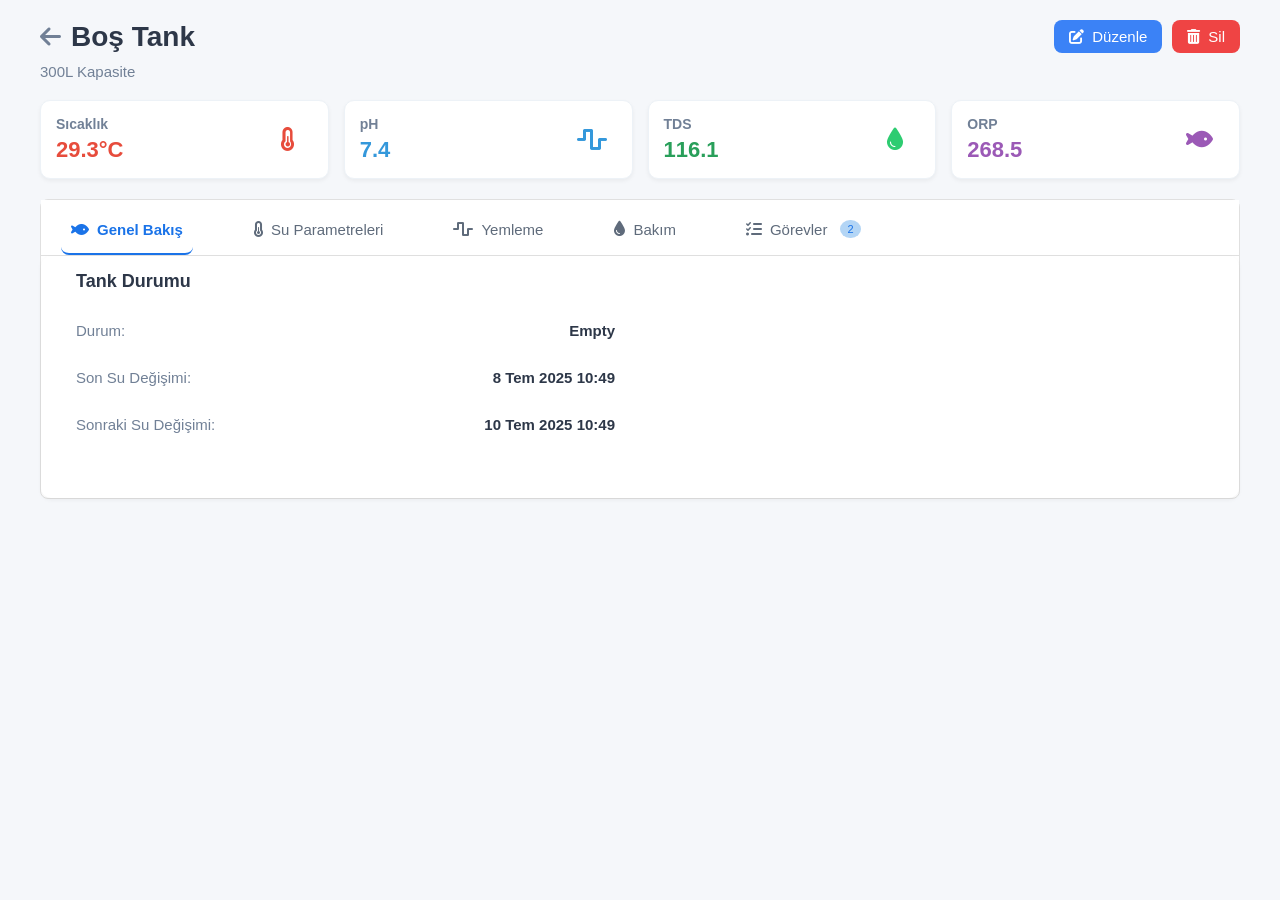
<file: tank/bos-tank-detay.html>
<!DOCTYPE html>
<html lang="tr">
  <head>
    <meta charset="UTF-8" />
    <meta name="viewport" content="width=device-width, initial-scale=1.0" />
    <title>Boş Tank - Diskus Yönetimi</title>
    <link rel="stylesheet" href="https://cdnjs.cloudflare.com/ajax/libs/font-awesome/6.4.0/css/all.min.css" />
    <link rel="stylesheet" href="https://cdnjs.cloudflare.com/ajax/libs/font-awesome/6.4.0/css/all.min.css" />
    <link rel="stylesheet" href="https://cdnjs.cloudflare.com/ajax/libs/font-awesome/6.0.0-beta3/css/all.min.css" />
    <link rel="stylesheet" href="css/bos-tank-detay.css" />
  </head>
  <body>
    <div class="container">
      <!-- 1. KISIM -->
      <div class="header">
        <h1>
          <a href="index.html" class="back-arrow"><i class="fas fa-arrow-left"></i></a>
          Boş Tank
        </h1>
        <div class="header-buttons">
          <button class="action-btn blue-btn" id="openEditTankModalBtn">
            <i class="fas fa-edit"></i>
            Düzenle
          </button>
          <button class="action-btn red-btn" id="openDeleteModalBtn">
            <i class="fas fa-trash-alt"></i>
            Sil
          </button>
        </div>
      </div>
      <p class="tank-capacity">300L Kapasite</p>

      <!-- 2. KISIM TANK PARAMETRE KARTLARI -->
      <div class="stats-container parameter-cards">
        <div class="stat-card parameter-card">
          <div class="param-details">
            <h3>Sıcaklık</h3>
            <div class="count" style="color: #e74c3c">29.3°C</div>
          </div>
          <div class="param-icon-right"><i class="fas fa-thermometer-half" style="color: #e74c3c"></i></div>
        </div>
        <div class="stat-card parameter-card">
          <div class="param-details">
            <h3>pH</h3>
            <div class="count" style="color: #3498db">7.4</div>
          </div>
          <div class="param-icon-right"><i class="fas fa-wave-square" style="color: #3498db"></i></div>
        </div>
        <div class="stat-card parameter-card">
          <div class="param-details">
            <h3>TDS</h3>
            <div class="count" style="color: #299f5a">116.1</div>
          </div>
          <div class="param-icon-right"><i class="fas fa-tint" style="color: #2ecc71"></i></div>
        </div>
        <div class="stat-card parameter-card">
          <div class="param-details">
            <h3>ORP</h3>
            <div class="count" style="color: #9b59b6">268.5</div>
          </div>
          <div class="param-icon-right"><i class="fas fa-fish" style="color: #9b59b6"></i></div>
        </div>
      </div>

      <div class="tab-container">
        <!-- 3. KISIM NAVİGASYON SEKMELERİ -->
        <div class="tab-navigation">
          <button class="tab active" onclick="showTab('genel-bakis', this)">
            <i class="fas fa-fish"></i>
            Genel Bakış
          </button>
          <button class="tab" onclick="showTab('su-parametreleri', this)">
            <i class="fas fa-thermometer-half"></i>
            Su Parametreleri
          </button>
          <button class="tab" onclick="showTab('yemleme', this)">
            <i class="fas fa-wave-square"></i>
            Yemleme
          </button>
          <button class="tab" onclick="showTab('bakim', this)">
            <i class="fas fa-tint"></i>
            Bakım
          </button>
          <button class="tab" onclick="showTab('gorevler', this)">
            <i class="fas fa-tasks"></i>
            Görevler
            <span class="badge">2</span>
          </button>
        </div>

        <!-- 4. KISIM GENEL BAKIŞ  -->
        <div class="main-content-area active">
          <div id="genel-bakis" class="tab-content active">
            <div class="content-row">
              <!-- Tank Durumu Kartı -->
              <div class="content-card tank-status-card">
                <h3>Tank Durumu</h3>
                <div class="status-item">
                  <span class="label">Durum:</span>
                  <span class="value">Empty</span>
                </div>
                <div class="status-item">
                  <span class="label">Son Su Değişimi:</span>
                  <span class="value">8 Tem 2025 10:49</span>
                </div>
                <div class="status-item">
                  <span class="label">Sonraki Su Değişimi:</span>
                  <span class="value">10 Tem 2025 10:49</span>
                </div>
              </div>

              <div class="breeding-pair-wrapper"></div>
            </div>
          </div>
        </div>

        <!-- 5. KISIM SU PARAMETRELERİ  -->
        <div id="su-parametreleri" class="tab-content">
          <div class="page-content">
            <div class="page-header">
              <h2>Su Parametreleri</h2>
              <button class="add-parameter-btn" id="openParemetreEkle">
                <i class="fas fa-plus"></i>
                Parametre Ekle
              </button>
            </div>

            <div class="charts-grid">
              <div class="chart-card">
                <h3>Sıcaklık (°C)</h3>
                <div class="chart-placeholder">
                  <div class="chart-line red-line"></div>
                  <div class="min-val">28.1°C</div>
                  <div class="max-val">29.6°C</div>
                </div>
                <span class="last-measure">Son 15 ölçüm</span>
              </div>

              <div class="chart-card">
                <h3>pH</h3>
                <div class="chart-placeholder">
                  <div class="chart-line blue-line"></div>
                  <div class="min-val">6.0</div>
                  <div class="max-val">7.5</div>
                </div>
                <span class="last-measure">Son 15 ölçüm</span>
              </div>

              <div class="chart-card">
                <h3>TDS (ppm)</h3>
                <div class="chart-placeholder">
                  <div class="chart-line green-line"></div>
                  <div class="min-val">81.0 ppm</div>
                  <div class="max-val">119.9 ppm</div>
                </div>
                <span class="last-measure">Son 15 ölçüm</span>
              </div>

              <div class="chart-card">
                <h3>ORP (mV)</h3>
                <div class="chart-placeholder">
                  <div class="chart-line purple-line"></div>
                  <div class="min-val">207.3 mV</div>
                  <div class="max-val">293.9 mV</div>
                </div>
                <span class="last-measure">Son 15 ölçüm</span>
              </div>
            </div>

            <div class="recent-measurements">
              <h3>Son Ölçümler</h3>
              <table>
                <thead>
                  <tr>
                    <th>Tarih</th>
                    <th>Sıcaklık</th>
                    <th>pH</th>
                    <th>TDS</th>
                    <th>ORP</th>
                    <th>İşlemler</th>
                  </tr>
                </thead>
                <tbody>
                  <tr>
                    <td>27 Haz</td>
                    <td>
                      <span class="value-badge success">
                        <i class="fas fa-check-circle"></i>
                        29.3°C
                      </span>
                    </td>
                    <td>
                      <span class="value-badge danger">
                        <i class="fas fa-exclamation-triangle"></i>
                        7.4
                      </span>
                    </td>
                    <td>
                      <span class="value-badge success">
                        <i class="fas fa-check-circle"></i>
                        116.1 ppm
                      </span>
                    </td>
                    <td>
                      <span class="value-badge success">
                        <i class="fas fa-check-circle"></i>
                        268.5 mV
                      </span>
                    </td>
                    <td class="actions">
                      <a href="#" class="fa-solid fa-pen-to-square edit-icon" id="editButton"></a>
                      <!-- düzenle butonu su parametreleri Modal -->
                      <div class="modal-edit" id="editModal">
                        <div class="modal-edit-content">
                          <span class="modal-edit-close" id="closeModal">&times;</span>
                          <h2>Su Parametresi Düzenle</h2>

                          <div class="form-group">
                            <div class="datetime-row">
                              <div class="date-input-container">
                                <label for="measurement-date">Tarih</label>
                                <div class="input-with-icon">
                                  <input type="date" id="measurement-date" value="2025-06-27" />
                                  <i class="fas fa-calendar-alt"></i>
                                </div>
                              </div>

                              <div class="time-input-container">
                                <label for="measurement-time">Saat</label>
                                <div class="input-with-icon">
                                  <input type="time" id="measurement-time" value="18:30" />
                                  <i class="fas fa-clock"></i>
                                </div>
                              </div>
                            </div>
                          </div>
                          <div class="form-group">
                            <h3>Temel Parametreler</h3>
                            <div class="form-row">
                              <div class="input-group">
                                <label>Sıcaklık (°C)</label>
                                <input type="number" value="28,044448948937116" />
                              </div>
                              <div class="input-group">
                                <label>TDS (ppm)</label>
                                <input type="number" value="82,98953194003903" />
                              </div>
                            </div>
                            <div class="form-row">
                              <div class="input-group">
                                <label>pH</label>
                                <input type="number" value="6,754370317450035" />
                              </div>
                              <div class="input-group">
                                <label>ORP (mV)</label>
                                <input type="number" value="251,74375883843715" />
                              </div>
                            </div>
                          </div>

                          <div class="form-group">
                            <h3>Azot Döngüsü Parametreleri (Opsiyonel)</h3>
                            <div class="form-row triple">
                              <div class="input-group">
                                <label>Amonyak (ppm)</label>
                                <input type="number" value="0.00" />
                              </div>
                              <div class="input-group">
                                <label>Nitrit (ppm)</label>
                                <input type="number" value="0.00" />
                              </div>
                              <div class="input-group">
                                <label>Nitrat (ppm)</label>
                                <input type="number" value="0.00" />
                              </div>
                            </div>
                          </div>

                          <div class="form-group">
                            <label>Notlar (Opsiyonel)</label>
                            <textarea placeholder="Ek notlar..."></textarea>
                          </div>

                          <div class="modal-edit-buttons">
                            <button class="cancel-parametre">İptal</button>
                            <button class="update-parametre">Güncelle</button>
                          </div>
                        </div>
                      </div>

                      <a href="#" class="action-icon delete" id="deleteButton"><i class="fas fa-trash-alt"></i></a>
                    </td>
                  </tr>
                </tbody>
              </table>
            </div>
          </div>
        </div>

        <!-- 6. KISIM YEMLEME  -->
        <div id="yemleme" class="tab-content">
          <div class="page-content">
            <div class="page-header">
              <h2>Yemleme Kayıtları</h2>
              <button class="add-parameter-btn-yemleme" id="openYemlemeEkle">
                <i class="fas fa-plus"></i>
                Yemleme Ekle
              </button>
            </div>

            <!-- Yemleme Kartı -->
            <div class="card">
              <div class="card-header">
                <strong>Canlı Yem</strong>
                <div class="card-actions">
                  <span class="card-date">28 Haz 2025 14:21</span>
                  <td class="actions">
                    <a href="#" class="fa-solid fa-pen-to-square edit-icon" id="editButtonYemleme"></a>

                    <!-- düzenle butonu yemleme parametreleri -->
                    <div class="modal-edit" id="editModalYemleme">
                      <div class="modal-edit-content">
                        <span class="modal-edit-close" id="closeModalYemleme">&times;</span>
                        <h2>Yemleme Kaydı Düzenle</h2>

                        <div class="form-group">
                          <div class="datetime-row">
                            <div class="date-input-container">
                              <label for="measurement-date">Tarih</label>
                              <div class="input-with-icon">
                                <input type="date" id="measurement-date" value="2025-06-27" />
                                <i class="fas fa-calendar-alt"></i>
                              </div>
                            </div>

                            <div class="time-input-container">
                              <label for="measurement-time">Saat</label>
                              <div class="input-with-icon">
                                <input type="time" id="measurement-time" value="18:30" />
                                <i class="fas fa-clock"></i>
                              </div>
                            </div>
                          </div>
                        </div>

                        <div class="form-group">
                          <div class="form-row">
                            <div class="input-group">
                              <label>Yem Türü</label>
                              <select>
                                <option>Yem türü seçin...</option>
                                <option>Artemia</option>
                                <option>Mikro Yem</option>
                                <option>Dondurulmuş Yem</option>
                                <option>Granül Yem</option>
                                <option>Canlı Yem</option>
                                <option>Diğer</option>
                              </select>
                            </div>
                          </div>
                          <div class="form-row">
                            <div class="input-group">
                              <label>Miktar</label>
                              <input type="text" placeholder="örn: 1 çay kaşığı , 5ml, az miktarda..." />
                            </div>
                          </div>
                        </div>

                        <div class="form-group">
                          <label>Notlar (Opsiyonel)</label>
                          <textarea placeholder="Ek notlar..."></textarea>
                        </div>

                        <div class="modal-edit-buttons">
                          <button class="cancel-yemleme">İptal</button>
                          <button class="update-yemleme" style="background-color: #4a9433">Güncelle</button>
                        </div>
                      </div>
                    </div>
                    <a href="#" class="fa-solid fa-trash delete-icon" id="deleteButtonYemleme"></a>
                  </td>
                </div>
              </div>
              <div class="card-body">
                <p>
                  <span class="label">Miktar:</span>
                  1 çay kaşığı
                </p>
                <p>İştahla yedi</p>
              </div>
            </div>
            <div class="info-card">
              <p>Henüz yemleme kaydı bulunmuyor.</p>
            </div>
          </div>
        </div>

        <!-- 7. KISIM BAKIM  -->
        <div id="bakim" class="tab-content">
          <div class="page-content">
            <div class="page-header">
              <h2>Su Değişimi Kayıtları</h2>
              <button class="add-parameter-btn-bakim" id="openBakimEkle">
                <i class="fas fa-plus"></i>
                Su Değişimi Ekle
              </button>
            </div>
            <div class="card">
              <div class="card-header">
                <strong>%25 Su Değişimi</strong>
                <div class="card-actions">
                  <span class="card-date">28 Haz 2025 14:21</span>
                  <td class="actions">
                    <a href="#" class="fa-solid fa-pen-to-square edit-icon" id="editButtonBakim"></a>
                    <!-- düzenle butonu bakım parametreleri -->
                    <div class="modal-edit" id="editModalBakim">
                      <div class="modal-edit-content">
                        <span class="modal-edit-close" id="closeModalBakim">&times;</span>
                        <h2>Su Değişimi Kaydı Düzenle</h2>

                        <div class="form-group">
                          <div class="datetime-row">
                            <div class="date-input-container">
                              <label for="measurement-date">Tarih</label>
                              <div class="input-with-icon">
                                <input type="date" id="measurement-date" value="2025-06-27" />
                                <i class="fas fa-calendar-alt"></i>
                              </div>
                            </div>

                            <div class="time-input-container">
                              <label for="measurement-time">Saat</label>
                              <div class="input-with-icon">
                                <input type="time" id="measurement-time" value="18:30" />
                                <i class="fas fa-clock"></i>
                              </div>
                            </div>
                          </div>
                        </div>

                        <div class="form-group">
                          <div class="form-row">
                            <div class="input-group">
                              <label>Değiştirilen Su Yüzdesi (%)</label>
                              <input type="number" placeholder="örn: 25" />
                            </div>
                          </div>
                          <div class="form-row">
                            <div class="input-group">
                              <label>Sebep</label>
                              <select>
                                <option>Sebep seçin...</option>
                                <option>Rutin Bakım</option>
                                <option>Yüksek Nitrat</option>
                                <option>pH Düzenleme</option>
                                <option>Bulanık Su</option>
                                <option>Hastalık Önleme</option>
                                <option>Yemleme Sonrası</option>
                                <option>Diğer</option>
                              </select>
                            </div>
                          </div>
                        </div>

                        <div class="form-group">
                          <label>Notlar (Opsiyonel)</label>
                          <textarea placeholder="Ek notlar..."></textarea>
                        </div>

                        <div class="modal-edit-buttons">
                          <button class="cancel-bakim">İptal</button>
                          <button class="update-bakim" style="background-color: #e03c3c">Güncelle</button>
                        </div>
                      </div>
                    </div>
                    <a href="#" class="fa-solid fa-trash delete-icon" id="deleteButtonBakim"></a>
                  </td>
                </div>
              </div>
              <div class="card-body">
                <p>
                  <span class="label">Sebep:</span>
                  Rutin bakım
                </p>
                <p>Su kalitesi mükemmel</p>
              </div>
            </div>
            <div class="info-card">
              <p>Henüz su değişimi kaydı bulunmuyor.</p>
            </div>
          </div>
        </div>

        <!-- 8.KISIM GÖREVLER -->
        <div id="gorevler" class="tab-content">
          <div class="page-content">
            <div class="page-header">
              <div class="basliklar">
                <p>Tank Görevleri</p>
                <p>Görev Yönetimi</p>
              </div>

              <div class="button-wrapper">
                <div class="text-sm text-slate-600 status">0 bekleyen • 0 tamamlanan</div>
                <button class="add-parameter-btn" id="openTaskModalBtn">
                  <i class="fas fa-plus"></i>
                  Görev Ekle
                </button>
              </div>
            </div>

            <div class="filter-row">
              <div class="filter-section">
                <i class="fas fa-filter"></i>
                <select>
                  <option>Tüm Görevler</option>
                  <option>Bekleyen</option>
                  <option>Tamamlanan</option>
                  <option>Geciken</option>
                </select>

                <select>
                  <option>Tüm Tanklar</option>
                  <option>Genel Görevler</option>
                  <option>Ana Üretim Tankı</option>
                </select>
              </div>
            </div>

            <!-- GÖREV KARTI -->
            <div class="task-header" style="display: flex; align-items: center; gap: 8px">
              <strong>Üretim Tankı Su Değişimi</strong>
              <span
                style="
                  background-color: #fee2e2;
                  color: #b91c1c;
                  padding: 2px 8px;
                  border-radius: 12px;
                  font-size: 12px;
                "
              >
                Yüksek
              </span>
              <div class="task-actions" style="margin-left: auto">
                <a href="#" class="fa-solid fa-pen-to-square edit-icon" id="editButtonGorev"></a>
                <a href="#" class="fa-solid fa-trash delete-icon" id="deleteButtonGorev"></a>
              </div>
            </div>
            <div class="task-body">
              <div style="display: flex; justify-content: space-between; align-items: center; width: 100%">
                <div>
                  <p style="margin: 4px 0; color: #334155">%50 su değişimi - üretim döneminde kritik</p>
                  <div class="task-info">
                    <span class="info-item">
                      <i class="fas fa-calendar-alt"></i>
                      <span>8 Tem 2025 14:16</span>
                    </span>
                    <span class="info-item">
                      <i class="fas fa-map-pin konum" style="color: #ba3615"></i>
                      <span>Ana Üretim Tankı</span>
                    </span>
                    <span class="info-item">
                      <i class="fas fa-clock"></i>
                      <span>Her 1 gün</span>
                    </span>
                  </div>
                </div>
              </div>
            </div>
            <div class="info-card">
              <p>Henüz görev bulunmuyor.</p>
            </div>

            <!-- düzenle butonu görev Modal -->
            <div class="modal-edit" id="editModalGorev">
              <div class="modal-edit-content">
                <span class="modal-edit-close" id="closeModalGorev">&times;</span>
                <h2>Görevi Düzenle</h2>

                <div class="form-group">
                  <label for="taskTitle">Başlık</label>
                  <input type="text" id="taskTitle" value="Üretim Tankı Su Değişimi" />
                </div>

                <div class="form-group">
                  <label for="taskDescription">Açıklama</label>
                  <textarea id="taskDescription" rows="4">%50 su değişimi - üretim döneminde kritik</textarea>
                </div>

                <div class="form-group">
                  <div class="form-row">
                    <div class="input-group">
                      <label for="taskTank">Tank</label>
                      <select id="taskTank">
                        <option>Genel Görev</option>
                        <option selected>Ana Üretim Tankı</option>
                      </select>
                    </div>
                    <div class="input-group">
                      <label for="taskCategory">Kategori</label>
                      <select id="taskCategory">
                        <option>Diğer</option>
                        <option>Yemleme</option>
                        <option>Bakım</option>
                        <option>İzleme</option>
                        <option>Üreme</option>
                        <option>Azot Döngüsü</option>
                      </select>
                    </div>
                  </div>
                </div>

                <div class="form-group">
                  <div class="form-row">
                    <div class="input-group">
                      <label for="taskPriority">Öncelik</label>
                      <select id="taskPriority">
                        <option>Düşük</option>
                        <option>Orta</option>
                        <option selected>Yüksek</option>
                      </select>
                    </div>
                    <div class="input-group">
                      <label for="taskDate">Tarih</label>
                      <div class="input-with-icon">
                        <input type="date" id="taskDate" value="2025-07-08" />
                        <i class="fas fa-calendar-alt"></i>
                      </div>
                    </div>
                    <div class="input-group">
                      <label for="taskTime">Saat</label>
                      <div class="input-with-icon">
                        <input type="time" id="taskTime" value="14:16" />
                        <i class="fas fa-clock"></i>
                      </div>
                    </div>
                  </div>
                </div>
                <div class="custom-checkbox-group">
                  <input type="checkbox" id="recurringTaskTwo" />
                  <label for="recurringTaskTwo">Tekrarlanan görev</label>
                </div>
                <!-- Tekrarlama Ayarları (Başlangıçta Gizli) -->
                <div id="recurringOptionsTwo" style="display: none; margin-top: 15px">
                  <div class="form-row">
                    <div class="form-group">
                      <label for="repeatType">Tekrarlama Türü</label>
                      <select id="repeatType">
                        <option>Günlük</option>
                        <option>Saatlik</option>
                      </select>
                    </div>
                    <div class="form-group">
                      <label for="repeatInterval">Aralık</label>
                      <input type="number" id="repeatInterval" value="1" min="1" />
                    </div>
                  </div>
                  <div
                    style="
                      margin-top: 8px;
                      font-size: 13px;
                      color: #174491;
                      background-color: #e6f0ff;
                      padding: 8px;
                      border-radius: 5px;
                    "
                  >
                    <strong>Örnek:</strong>
                    Günlük tekrarlama için 1 gün arayla görev tekrarlanır.
                  </div>
                </div>

                <div class="modal-edit-buttons">
                  <button class="cancel-gorev">İptal</button>
                  <button class="update-gorev">Güncelle</button>
                </div>
              </div>
            </div>
          </div>
        </div>

        <!-- 9. KISIM ÜRETİM DÖNGÜSÜ  -->
        <!-- <div id="uretim-dongusu" class="tab-content">
          <div class="page-content">
            <div class="page-header">
              <h2>Üretim Döngüsü</h2>
              <button class="add-parameter-btn">
                <i class="fas fa-plus"></i>
                Döngü Ekle
              </button>
            </div>
            <p>Üretim döngüsü ile ilgili detaylı bilgiler ve yavru kayıtları burada yer alacaktır.</p>
          </div>
        </div> -->
      </div>

      <!-- PAREMETRE EKLE BUTONU -->
      <div class="modal-edit" id="addModalParametre">
        <div class="modal-edit-content">
          <span class="modal-edit-close" id="closeAddModalParametre">&times;</span>
          <h2>Su Parametresi Ekle</h2>

          <div class="form-group">
            <div class="datetime-row">
              <div class="date-input-container">
                <label for="measurement-date">Tarih</label>
                <div class="input-with-icon">
                  <input type="date" id="measurement-date" value="2025-06-27" />
                  <i class="fas fa-calendar-alt"></i>
                </div>
              </div>

              <div class="time-input-container">
                <label for="measurement-time">Saat</label>
                <div class="input-with-icon">
                  <input type="time" id="measurement-time" value="18:30" />
                  <i class="fas fa-clock"></i>
                </div>
              </div>
            </div>
          </div>

          <div class="form-group">
            <h3>Temel Parametreler</h3>
            <div class="form-row">
              <div class="input-group">
                <label>Sıcaklık (°C)</label>
                <input type="number" value="28,044448948937116" />
              </div>
              <div class="input-group">
                <label>TDS (ppm)</label>
                <input type="number" value="82,98953194003903" />
              </div>
            </div>
            <div class="form-row">
              <div class="input-group">
                <label>pH</label>
                <input type="number" value="6,754370317450035" />
              </div>
              <div class="input-group">
                <label>ORP (mV)</label>
                <input type="number" value="251,74375883843715" />
              </div>
            </div>
          </div>

          <div class="form-group">
            <label>Notlar (Opsiyonel)</label>
            <textarea placeholder="Ek notlar..."></textarea>
          </div>

          <div class="modal-edit-buttons">
            <button class="cancel-parametre">İptal</button>
            <button class="update-parametre">Ekle</button>
          </div>
        </div>
      </div>

      <!-- YEMLEME EKLE BUTONU -->
      <div class="modal-edit" id="addModalYemleme">
        <div class="modal-edit-content">
          <span class="modal-edit-close" id="closeAddModalYemleme">&times;</span>
          <h2>Yemleme Kaydı Ekle</h2>

          <div class="form-group">
            <div class="datetime-row">
              <div class="date-input-container">
                <label for="measurement-date">Tarih</label>
                <div class="input-with-icon">
                  <input type="date" id="measurement-date" value="2025-06-27" />
                  <i class="fas fa-calendar-alt"></i>
                </div>
              </div>

              <div class="time-input-container">
                <label for="measurement-time">Saat</label>
                <div class="input-with-icon">
                  <input type="time" id="measurement-time" value="18:30" />
                  <i class="fas fa-clock"></i>
                </div>
              </div>
            </div>
          </div>

          <div class="form-group">
            <div class="form-row">
              <div class="input-group">
                <label>Yem Türü</label>
                <select>
                  <option>Yem türü seçin...</option>
                  <option>Artemia</option>
                  <option>Mikro Yem</option>
                  <option>Dondurulmuş Yem</option>
                  <option>Granül Yem</option>
                  <option>Canlı Yem</option>
                  <option>Diğer</option>
                </select>
              </div>
            </div>
            <div class="form-row">
              <div class="input-group">
                <label>Miktar</label>
                <input type="text" placeholder="örn: 1 çay kaşığı , 5ml, az miktarda..." />
              </div>
            </div>
          </div>

          <div class="form-group">
            <label>Notlar (Opsiyonel)</label>
            <textarea placeholder="Ek notlar..."></textarea>
          </div>

          <div class="modal-edit-buttons">
            <button class="cancel-yemleme">İptal</button>
            <button class="save-yemleme">Kaydet</button>
          </div>
        </div>
      </div>

      <!-- SU DEĞİŞİMİ EKLE BUTONU -->
      <div class="modal-edit" id="addModalBakim">
        <div class="modal-edit-content">
          <span class="modal-edit-close" id="closeAddModalBakim">&times;</span>
          <h2>Su Değişimi Kaydı Ekle</h2>

          <div class="form-group">
            <div class="datetime-row">
              <div class="date-input-container">
                <label for="measurement-date">Tarih</label>
                <div class="input-with-icon">
                  <input type="date" id="measurement-date" value="2025-06-27" />
                  <i class="fas fa-calendar-alt"></i>
                </div>
              </div>

              <div class="time-input-container">
                <label for="measurement-time">Saat</label>
                <div class="input-with-icon">
                  <input type="time" id="measurement-time" value="18:30" />
                  <i class="fas fa-clock"></i>
                </div>
              </div>
            </div>
          </div>

          <div class="form-group">
            <div class="form-row">
              <div class="input-group">
                <label>Değiştirilen Su Yüzdesi (%)</label>
                <input type="number" placeholder="örn: 25" />
              </div>
            </div>
            <div class="form-row">
              <div class="input-group">
                <label>Sebep</label>
                <select>
                  <option>Sebep seçin...</option>
                  <option>Rutin Bakım</option>
                  <option>Yüksek Nitrat</option>
                  <option>pH Düzenleme</option>
                  <option>Bulanık Su</option>
                  <option>Hastalık Önleme</option>
                  <option>Yemleme Sonrası</option>
                  <option>Diğer</option>
                </select>
              </div>
            </div>
          </div>

          <div class="form-group">
            <label>Notlar (Opsiyonel)</label>
            <textarea placeholder="Ek notlar..."></textarea>
          </div>

          <div class="modal-edit-buttons">
            <button class="cancel-bakim">İptal</button>
            <button class="save-bakim">Kaydet</button>
          </div>
        </div>
      </div>

      <!-- GÖREV EKLE BUTONU -->
      <div id="taskModalAna" class="custom-task-modal">
        <div class="custom-modal-content">
          <span class="custom-modal-close" onclick="document.getElementById('taskModalAna').style.display='none'">
            &times;
          </span>
          <h2>Yeni Görev Ekle</h2>
          <form>
            <div class="form-group">
              <label for="taskTitle">Başlık</label>
              <input type="text" id="taskTitle" placeholder="" />
            </div>
            <div class="form-group">
              <label for="taskDescription">Açıklama</label>
              <textarea id="taskDescription" rows="4" placeholder=""></textarea>
            </div>

            <div class="form-group">
              <div class="form-row">
                <div class="input-group">
                  <label for="taskTank">Tank</label>
                  <select id="taskTank">
                    <option>Genel Görev</option>
                    <option>Ana Üretim Tankı</option>
                  </select>
                </div>

                <div class="input-group">
                  <label for="taskCategory">Kategori</label>
                  <select id="taskCategory">
                    <option>Diğer</option>
                    <option>Yemleme</option>
                    <option>Bakım</option>
                    <option>İzleme</option>
                    <option>Üreme</option>
                    <option>Azot Döngüsü</option>
                  </select>
                </div>
              </div>
            </div>

            <div class="form-group">
              <div class="form-row">
                <div class="input-group">
                  <label for="taskPriority">Öncelik</label>
                  <select id="taskPriority">
                    <option>Düşük</option>
                    <option selected>Orta</option>
                    <option>Yüksek</option>
                  </select>
                </div>
                <div class="input-group">
                  <label for="taskDate">Tarih</label>
                  <div class="input-with-icon">
                    <input type="date" id="taskDate" value="2025-06-28" />
                    <i class="fas fa-calendar-alt"></i>
                  </div>
                </div>
                <div class="input-group">
                  <label for="taskTime">Saat</label>
                  <div class="input-with-icon">
                    <input type="time" id="taskTime" value="09:00" />
                    <i class="fas fa-clock"></i>
                  </div>
                </div>
              </div>
            </div>

            <div class="custom-checkbox-group">
              <input type="checkbox" id="recurringTask" />
              <label for="recurringTask">Tekrarlanan görev</label>
            </div>

            <!-- Tekrarlama Ayarları (Başlangıçta Gizli) -->
            <div id="recurringOptions" style="display: none; margin-top: 15px">
              <div class="form-row">
                <div class="form-group">
                  <label for="repeatType">Tekrarlama Türü</label>
                  <select id="repeatType">
                    <option>Günlük</option>
                    <option>Saatlik</option>
                  </select>
                </div>
                <div class="form-group">
                  <label for="repeatInterval">Aralık</label>
                  <input type="number" id="repeatInterval" value="1" min="1" />
                </div>
              </div>
              <div
                style="
                  margin-top: 1px;
                  margin-bottom: 20px;
                  font-size: 13px;
                  color: #174491;
                  background-color: #e6f0ff;
                  padding: 8px;
                  border-radius: 5px;
                "
              >
                <strong>Örnek:</strong>
                Günlük tekrarlama için 1 gün arayla görev tekrarlanır.
              </div>
            </div>

            <div class="custom-modal-buttons">
              <button
                type="button"
                class="custom-modal-button"
                onclick="document.getElementById('taskModalAna').style.display='none'"
              >
                İptal
              </button>
              <button type="submit" class="custom-modal-submit">Ekle</button>
            </div>
          </form>
        </div>
      </div>

      <!-- (11) KISIM DÜZENLE BUTONU -->
      <div id="editTankModal" class="modal">
        <div class="modal-content">
          <span class="close" onclick="document.getElementById('editTankModal')">&times;</span>
          <h2>Tank Düzenle</h2>
          <form>
            <label for="editTankName">Tank Adı</label>
            <input type="text" id="editTankName" value="Ana Tank" />

            <label for="editTankCapacity">Kapasite (Litre)</label>
            <input type="number" id="editTankCapacity" value="300" />

            <div class="modal-buttons">
              <button
                type="button"
                class="modal-button"
                onclick="document.getElementById('editTankModal').style.display='none'"
              >
                İptal
              </button>
              <button type="submit" class="modal-submit blue-submit-btn">Güncelle</button>
            </div>
          </form>
        </div>
      </div>

      <!-- (12) KISIM SİL BUTONU -->
      <div class="delete-modal-overlay hidden-modal">
        <div class="delete-modal">
          <div class="delete-modal-header">
            <h3>Tank Silme Onayı</h3>
            <button class="close-button" id="closeModalBtn">&times;</button>
          </div>

          <div class="delete-modal-content">
            <p style="color: #71271e; font-weight: 600">"Boş Tankı" tankını silmek istediğinizden emin misiniz?</p>
            <p>Bu işlem geri alınamaz ve aşağıdaki veriler de silinecek:</p>
            <ul>
              <li>Su parametreleri</li>
              <li>Yemleme kayıtları</li>
              <li>Su değişimi kayıtları</li>
              <li>Yavru sayım kayıtları</li>
              <li>Tank ile ilgili görevler</li>
              <li>Fotoğraf albümü</li>
            </ul>
          </div>

          <div class="delete-modal-footer">
            <button class="cancel-button" id="cancelModalBtn">İptal</button>
            <button class="delete-button">Tankı Sil</button>
          </div>
        </div>
      </div>
    </div>

    <script>
      // SAYFALAR ARASI GEÇİŞ
      function showTab(tabId, element) {
        const tabContents = document.querySelectorAll(".tab-content");
        tabContents.forEach((content) => {
          content.style.display = "none";
        });

        const tabButtons = document.querySelectorAll(".tab-navigation button");
        tabButtons.forEach((button) => {
          button.classList.remove("active");
        });

        document.getElementById(tabId).style.display = "block";
        element.classList.add("active");
      }

      // PAREMETRE EKLE
      document.addEventListener("DOMContentLoaded", function () {
        const openBtn = document.getElementById("openParemetreEkle"); // "Parametre Ekle" butonu
        const modal = document.getElementById("addModalParametre"); // Modal kutusu
        const closeBtn = document.getElementById("closeAddModalParametre"); // Kapatma (X) ikonu
        const cancelBtn = modal.querySelector(".cancel-parametre"); // İptal butonu

        // Açma
        openBtn.addEventListener("click", function () {
          modal.style.display = "block";
        });

        // Kapatma (X)
        closeBtn.addEventListener("click", function () {
          modal.style.display = "none";
        });

        // Kapatma (İptal)
        cancelBtn.addEventListener("click", function () {
          modal.style.display = "none";
        });

        // Dışa tıklanınca kapat
        window.addEventListener("click", function (e) {
          if (e.target === modal) {
            modal.style.display = "none";
          }
        });
      });

      // YEMLEME EKLE
      document.addEventListener("DOMContentLoaded", function () {
        const openBtn = document.getElementById("openYemlemeEkle"); // "Parametre Ekle" butonu
        const modal = document.getElementById("addModalYemleme"); // Modal kutusu
        const closeBtn = document.getElementById("closeAddModalYemleme"); // Kapatma (X) ikonu
        const cancelBtn = modal.querySelector(".cancel-yemleme"); // İptal butonu

        // Açma
        openBtn.addEventListener("click", function () {
          modal.style.display = "block";
        });

        // Kapatma (X)
        closeBtn.addEventListener("click", function () {
          modal.style.display = "none";
        });

        // Kapatma (İptal)
        cancelBtn.addEventListener("click", function () {
          modal.style.display = "none";
        });

        // Dışa tıklanınca kapat
        window.addEventListener("click", function (e) {
          if (e.target === modal) {
            modal.style.display = "none";
          }
        });
      });

      // SU DEĞİŞİMİ EKLE
      document.addEventListener("DOMContentLoaded", function () {
        const openBtn = document.getElementById("openBakimEkle"); // "Parametre Ekle" butonu
        const modal = document.getElementById("addModalBakim"); // Modal kutusu
        const closeBtn = document.getElementById("closeAddModalBakim"); // Kapatma (X) ikonu
        const cancelBtn = modal.querySelector(".cancel-bakim"); // İptal butonu

        // Açma
        openBtn.addEventListener("click", function () {
          modal.style.display = "block";
        });

        // Kapatma (X)
        closeBtn.addEventListener("click", function () {
          modal.style.display = "none";
        });

        // Kapatma (İptal)
        cancelBtn.addEventListener("click", function () {
          modal.style.display = "none";
        });

        // Dışa tıklanınca kapat
        window.addEventListener("click", function (e) {
          if (e.target === modal) {
            modal.style.display = "none";
          }
        });
      });

      // GÖREV EKLE BUTONU
      document.addEventListener("DOMContentLoaded", function () {
        const taskModal = document.getElementById("taskModalAna");
        const openTaskModalBtn = document.getElementById("openTaskModalBtn");
        const closeTaskModalSpan = taskModal.querySelector(".custom-modal-close");
        const cancelTaskModalBtn = taskModal.querySelector(".custom-modal-button");

        if (openTaskModalBtn) {
          openTaskModalBtn.onclick = () => (taskModal.style.display = "flex");
        }

        if (closeTaskModalSpan) {
          closeTaskModalSpan.onclick = () => (taskModal.style.display = "none");
        }

        if (cancelTaskModalBtn) {
          cancelTaskModalBtn.onclick = () => (taskModal.style.display = "none");
        }

        window.onclick = function (event) {
          if (event.target === taskModal) {
            taskModal.style.display = "none";
          }
        };

        // GÖREV EKLE FORMU İŞLEMLERİ
        const taskForm = document.querySelector("#taskModalAna form");
        if (taskForm) {
          taskForm.addEventListener("submit", function (e) {
            e.preventDefault();

            const task = {
              title: document.getElementById("taskTitle").value.trim(),
              description: document.getElementById("taskDescription").value.trim(),
              tank: document.getElementById("taskTank").value,
              category: document.getElementById("taskCategory").value,
              priority: document.getElementById("taskPriority").value,
              date: document.getElementById("taskDate").value,
              time: document.getElementById("taskTime").value,
              isRecurring: document.getElementById("recurringTask").checked,
            };

            console.log("Yeni Görev:", task);

            taskForm.reset();
            taskModal.style.display = "none";
          });
        }

        // görev ekle tekrarlanan görev
        document.getElementById("recurringTask").addEventListener("change", function () {
          const options = document.getElementById("recurringOptions");
          options.style.display = this.checked ? "block" : "none";
        });
      });

      // DÜZENLE BUTONU
      document.addEventListener("DOMContentLoaded", function () {
        // Tank Düzenle Modalını Açma/Kapama
        const editTankModal = document.getElementById("editTankModal");
        const openEditTankModalBtn = document.getElementById("openEditTankModalBtn");
        const closeEditTankModalSpan = editTankModal.querySelector(".close");
        const cancelEditTankModalBtn = editTankModal.querySelector(".modal-button");

        openEditTankModalBtn.onclick = () => (editTankModal.style.display = "flex");
        closeEditTankModalSpan.onclick = () => (editTankModal.style.display = "none");
        cancelEditTankModalBtn.onclick = () => (editTankModal.style.display = "none");

        window.onclick = function (event) {
          if (event.target === editTankModal) {
            editTankModal.style.display = "none";
          }
        };

        // Form Gönderimi (Örnek)
        const editTankForm = document.querySelector("#editTankModal form");
        editTankForm.addEventListener("submit", function (e) {
          e.preventDefault();
          const formData = {
            tankName: document.getElementById("editTankName").value,
            tankCapacity: document.getElementById("editTankCapacity").value,
            maleName: document.getElementById("maleName").value,
            femaleName: document.getElementById("femaleName").value,
            notes: document.getElementById("notes").value,
            // Dosyalar burada işlenmez, sunucuya gönderilmesi gerekir
          };
          console.log("Tank Güncelleme Bilgileri:", formData);
          alert("Tank bilgileri güncellendi!");
          editTankModal.style.display = "none";
        });

        // Resim Önizleme ve Silme İşlevselliği
        function setupImageUpload(inputElementId, previewElementId) {
          const input = document.getElementById(inputElementId);
          const preview = document.getElementById(previewElementId);
          const deleteBtn = preview.nextElementSibling; // button.delete-image-btn

          input.addEventListener("change", function (event) {
            const file = event.target.files[0];
            if (file) {
              const reader = new FileReader();
              reader.onload = function (e) {
                preview.src = e.target.result;
                preview.style.display = "block";
                if (deleteBtn) deleteBtn.style.display = "block";
              };
              reader.readAsDataURL(file);
            }
          });

          if (deleteBtn) {
            deleteBtn.addEventListener("click", function () {
              preview.src = "";
              preview.style.display = "none";
              input.value = "";
              deleteBtn.style.display = "none";
            });
          }
        }

        setupImageUpload("malePhotoUpload", "malePhotoPreview");
        setupImageUpload("femalePhotoUpload", "femalePhotoPreview");
      });

      // SİL BUTONU
      const openDeleteModalBtn = document.getElementById("openDeleteModalBtn");
      const deleteModalOverlay = document.querySelector(".delete-modal-overlay");
      const closeModalBtn = document.getElementById("closeModalBtn");
      const cancelModalBtn = document.getElementById("cancelModalBtn");

      function openModal() {
        deleteModalOverlay.style.display = "flex";
        setTimeout(() => {
          deleteModalOverlay.classList.add("visible");
        }, 10);
      }

      function closeModal() {
        deleteModalOverlay.classList.remove("visible");
        deleteModalOverlay.addEventListener(
          "transitionend",
          function handler() {
            deleteModalOverlay.style.display = "none";
            deleteModalOverlay.removeEventListener("transitionend", handler);
          },
          { once: true }
        );
      }

      openDeleteModalBtn.addEventListener("click", openModal);
      closeModalBtn.addEventListener("click", closeModal);
      cancelModalBtn.addEventListener("click", closeModal);

      deleteModalOverlay.addEventListener("click", (event) => {
        if (event.target === deleteModalOverlay) {
          closeModal();
        }
      });

      document.addEventListener("keydown", (event) => {
        if (event.key === "Escape" && deleteModalOverlay.classList.contains("visible")) {
          closeModal();
        }
      });

      // su parametreleri düzenle butonu
      document.addEventListener("DOMContentLoaded", function () {
        const modal = document.getElementById("editModal");
        const openBtn = document.getElementById("editButton");
        const closeBtn = document.getElementById("closeModal");
        const cancelBtn = document.querySelector(".cancel-parametre");

        // Butona tıklayınca modal'ı aç
        openBtn.addEventListener("click", function (event) {
          event.preventDefault(); // Sayfanın yukarı kaymasını engelle
          modal.style.display = "block";
        });

        // Kapatma ikonuna tıklanınca modal'ı kapat
        closeBtn.addEventListener("click", function () {
          modal.style.display = "none";
        });

        // İptal butonuna tıklanınca modal'ı kapat
        cancelBtn.addEventListener("click", function () {
          modal.style.display = "none";
        });

        // Modal dışına tıklanınca kapat
        window.addEventListener("click", function (event) {
          if (event.target === modal) {
            modal.style.display = "none";
          }
        });
      });

      // su parametreleri sil butonu
      document.addEventListener("DOMContentLoaded", function () {
        const deleteBtn = document.getElementById("deleteButton");

        deleteBtn.addEventListener("click", function (e) {
          e.preventDefault();

          const confirmed = confirm("Bu kaydı silmek istediğinize emin misiniz?");

          if (confirmed) {
            // Buraya gerçek silme işlemini yazabilirsiniz
            console.log("Kayıt silindi!");
            // Örnek: document.getElementById("row-123").remove();
          } else {
            console.log("Silme işlemi iptal edildi.");
          }
        });
      });

      // yemleme düzenle butonu
      document.addEventListener("DOMContentLoaded", function () {
        const modal = document.getElementById("editModalYemleme");
        const openBtn = document.getElementById("editButtonYemleme");
        const closeBtn = document.getElementById("closeModalYemleme");
        const cancelBtn = document.querySelector(".cancel-yemleme");

        // Butona tıklayınca modal'ı aç
        openBtn.addEventListener("click", function (event) {
          event.preventDefault(); // Sayfanın yukarı kaymasını engelle
          modal.style.display = "block";
        });

        // Kapatma ikonuna tıklanınca modal'ı kapat
        closeBtn.addEventListener("click", function () {
          modal.style.display = "none";
        });

        // İptal butonuna tıklanınca modal'ı kapat
        cancelBtn.addEventListener("click", function () {
          modal.style.display = "none";
        });

        // Modal dışına tıklanınca kapat
        window.addEventListener("click", function (event) {
          if (event.target === modal) {
            modal.style.display = "none";
          }
        });
      });

      // yemleme sil butonu
      document.addEventListener("DOMContentLoaded", function () {
        const deleteBtn = document.getElementById("deleteButtonYemleme");

        deleteBtn.addEventListener("click", function (e) {
          e.preventDefault();

          const confirmed = confirm("Bu kaydı silmek istediğinize emin misiniz?");

          if (confirmed) {
            // Buraya gerçek silme işlemini yazabilirsiniz
            console.log("Kayıt silindi!");
            // Örnek: document.getElementById("row-123").remove();
          } else {
            console.log("Silme işlemi iptal edildi.");
          }
        });
      });

      // bakim düzenle butonu
      document.addEventListener("DOMContentLoaded", function () {
        const modal = document.getElementById("editModalBakim");
        const openBtn = document.getElementById("editButtonBakim");
        const closeBtn = document.getElementById("closeModalBakim");
        const cancelBtn = document.querySelector(".cancel-bakim");

        // Butona tıklayınca modal'ı aç
        openBtn.addEventListener("click", function (event) {
          event.preventDefault(); // Sayfanın yukarı kaymasını engelle
          modal.style.display = "block";
        });

        // Kapatma ikonuna tıklanınca modal'ı kapat
        closeBtn.addEventListener("click", function () {
          modal.style.display = "none";
        });

        // İptal butonuna tıklanınca modal'ı kapat
        cancelBtn.addEventListener("click", function () {
          modal.style.display = "none";
        });

        // Modal dışına tıklanınca kapat
        window.addEventListener("click", function (event) {
          if (event.target === modal) {
            modal.style.display = "none";
          }
        });
      });

      // bakim sil butonu
      document.addEventListener("DOMContentLoaded", function () {
        const deleteBtn = document.getElementById("deleteButtonBakim");

        deleteBtn.addEventListener("click", function (e) {
          e.preventDefault();

          const confirmed = confirm("Bu kaydı silmek istediğinize emin misiniz?");

          if (confirmed) {
            // Buraya gerçek silme işlemini yazabilirsiniz
            console.log("Kayıt silindi!");
            // Örnek: document.getElementById("row-123").remove();
          } else {
            console.log("Silme işlemi iptal edildi.");
          }
        });
      });

      // görev düzenle butonu
      document.addEventListener("DOMContentLoaded", function () {
        const modal = document.getElementById("editModalGorev");
        const openBtn = document.getElementById("editButtonGorev");
        const closeBtn = document.getElementById("closeModalGorev");
        const cancelBtn = document.querySelector(".cancel-gorev");

        // Butona tıklayınca modal'ı aç
        openBtn.addEventListener("click", function (event) {
          event.preventDefault(); // Sayfanın yukarı kaymasını engelle
          modal.style.display = "block";
        });

        // Kapatma ikonuna tıklanınca modal'ı kapat
        closeBtn.addEventListener("click", function () {
          modal.style.display = "none";
        });

        // İptal butonuna tıklanınca modal'ı kapat
        cancelBtn.addEventListener("click", function () {
          modal.style.display = "none";
        });

        // Modal dışına tıklanınca kapat
        window.addEventListener("click", function (event) {
          if (event.target === modal) {
            modal.style.display = "none";
          }
        });

        // görev ekle tekrarlanan görev
        document.getElementById("recurringTaskTwo").addEventListener("change", function () {
          const options = document.getElementById("recurringOptionsTwo");
          options.style.display = this.checked ? "block" : "none";
        });
      });

      // görev sil butonu
      document.addEventListener("DOMContentLoaded", function () {
        const deleteBtn = document.getElementById("deleteButtonGorev");

        deleteBtn.addEventListener("click", function (e) {
          e.preventDefault();

          const confirmed = confirm("Bu kaydı silmek istediğinize emin misiniz?");

          if (confirmed) {
            // Buraya gerçek silme işlemini yazabilirsiniz
            console.log("Kayıt silindi!");
            // Örnek: document.getElementById("row-123").remove();
          } else {
            console.log("Silme işlemi iptal edildi.");
          }
        });
      });
    </script>
  </body>
</html>
</file>
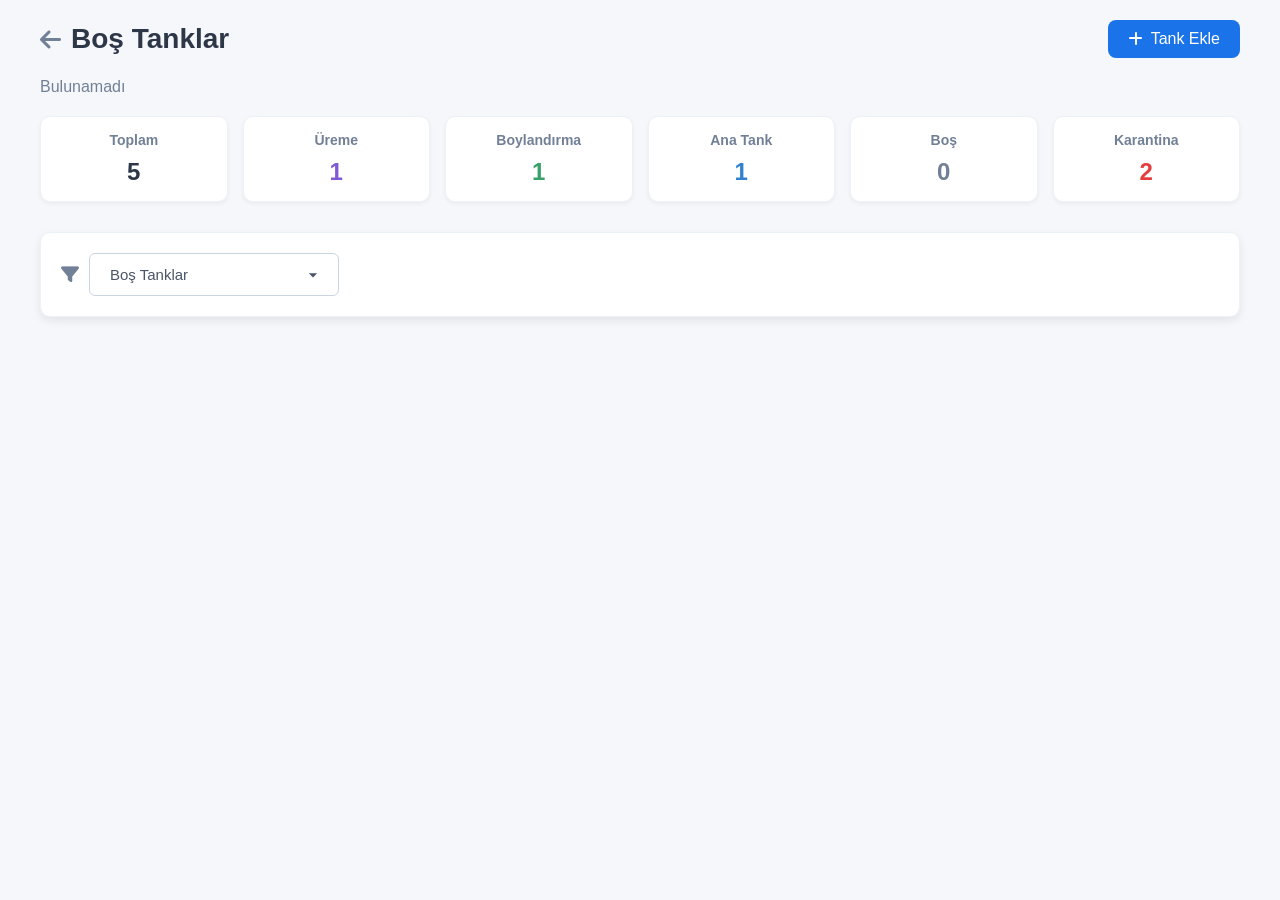
<file: tank/bos-tank.html>
<!DOCTYPE html>
<html lang="en">
  <head>
    <meta charset="UTF-8" />
    <meta name="viewport" content="width=device-width, initial-scale=1.0" />
    <title>Boş Tanklar - Diskus Üretim Yönetimi</title>
    <link rel="stylesheet" href="https://cdnjs.cloudflare.com/ajax/libs/font-awesome/6.4.0/css/all.min.css" />
    <style>
      /** 1.KISIM */
      * {
        margin: 0;
        padding: 0;
        box-sizing: border-box;
        font-family: "Segoe UI", Tahoma, Geneva, Verdana, sans-serif;
      }

      body {
        background-color: #f5f7fa;
        color: #2d3748;
        padding: 20px;
      }

      .container {
        max-width: 1200px;
        margin: 0 auto;
      }

      .header {
        display: flex;
        justify-content: space-between;
        align-items: center;
        margin-bottom: 20px;
      }

      .header h1 {
        font-size: 28px;
        color: #2d3748;
        display: flex;
        align-items: center;
        gap: 10px;
      }

      .header h1 i {
        font-size: 24px;
        color: #718096;
      }

      .add-tank-btn {
        background: #1a73e8;
        color: white;
        border: none;
        padding: 10px 20px;
        border-radius: 8px;
        font-size: 16px;
        cursor: pointer;
        transition: background 0.2s;
        display: flex;
        align-items: center;
        gap: 8px;
        white-space: nowrap;
      }

      .add-tank-btn:hover {
        background: #043779;
      }

      .summary {
        color: #718096;
        margin-bottom: 20px;
        font-size: 16px;
      }

      /** 2. KISIM TANK BİLGİLERİ */
      .stats-container {
        display: flex;
        flex-wrap: wrap;
        gap: 15px;
        margin-bottom: 30px;
      }

      .stat-card {
        background: white;
        border-radius: 10px;
        padding: 15px;
        flex: 1;
        min-width: 150px; /* Adjusted for better distribution */
        box-shadow: 0 2px 4px rgba(0, 0, 0, 0.05);
        text-align: center;
        border: 1px solid #edf2f7; /* Added border */
        max-width: 190px; /* Adjust this max-width for better desktop distribution if needed, or remove to let flex handle it */
      }

      .stat-card h3 {
        font-size: 14px;
        color: #718096;
        margin-bottom: 10px;
      }

      .stat-card .count {
        font-size: 24px;
        font-weight: 700;
        color: #2d3748;
      }

      .stat-card:nth-child(2) .count {
        color: #805ad5; /* Üreme - Purple */
      }
      .stat-card:nth-child(3) .count {
        color: #38a169; /* Boylandırma - Green */
      }
      .stat-card:nth-child(4) .count {
        color: #3182ce; /* Ana Tank - Blue */
      }
      .stat-card:nth-child(5) .count {
        color: #718096; /* Boş - Gray */
      }
      .stat-card:nth-child(6) .count {
        color: #e53e3e; /* Karantina - Red */
      }

      /** 3. KISIM FİLTRELEME */
      .filter-section {
        display: flex;
        align-items: center;
        gap: 10px;
        margin-bottom: 30px;
        padding: 20px; /* Padding'i artırarak içeriği kutu içinde daha iyi konumlandırın */
        border: 1px solid #edf2f7; /* Hafif bir kenarlık ekleyin */
        border-radius: 10px; /* Köşeleri yuvarlayın */
        background-color: white; /* Arka planı beyaz yapın */
        box-shadow: 0 4px 10px rgba(0, 0, 0, 0.08); /* Hafif bir gölge ekleyin */
      }

      .filter-section i {
        color: #718096;
        font-size: 18px;
      }

      .filter-section select {
        padding: 12px 20px;
        border: 1px solid #cbd5e0;
        border-radius: 6px;
        background-color: white;
        font-size: 15px;
        color: #4a5568;
        appearance: none;
        background-image: url('data:image/svg+xml;utf8,<svg fill="%234a5568" viewBox="0 0 24 24" xmlns="http://www.w3.org/2000/svg"><path d="M7 10l5 5 5-5z"/></svg>');
        background-repeat: no-repeat;
        background-position: right 15px center;
        background-size: 20px;
        min-width: 250px; /* Masaüstü için sabit genişlik */
      }

      /** 4. KISIM TANK EKLE BUTONU (Modal) */
      .modal {
        display: none;
        position: fixed;
        z-index: 1000;
        left: 0;
        top: 0;
        width: 100%;
        height: 100%;
        overflow: auto;
        background-color: rgba(0, 0, 0, 0.4);
        justify-content: center;
        align-items: center;
      }

      .modal-content {
        background-color: #fefefe;
        margin: auto;
        padding: 30px;
        border: 1px solid #888;
        width: 90%;
        max-width: 500px;
        border-radius: 10px;
        box-shadow: 0 5px 15px rgba(0, 0, 0, 0.3);
        position: relative;
        max-height: 90vh; /* Mobil cihazlarda içeriğin taşmasını engellemek için */
        overflow-y: auto; /* İçerik taşarsa kaydırma çubuğu gösterir */
      }

      .modal-content h2 {
        margin-bottom: 20px;
        color: #2d3748;
        font-size: 20px;
        text-align: center;
      }

      .modal-content label {
        display: block;
        margin-bottom: 8px;
        color: #4a5568;
        font-weight: 600;
        font-size: 14px;
      }

      .modal-content input[type="text"],
      .modal-content input[type="number"],
      .modal-content select {
        width: 100%;
        padding: 10px;
        margin-bottom: 15px;
        border: 1px solid #cbd5e0;
        border-radius: 5px;
        font-size: 16px;
        color: #2d3748;
        box-sizing: border-box;
      }

      .modal-content select {
        appearance: none;
        background-image: url('data:image/svg+xml;utf8,<svg fill="%234a5568" viewBox="0 0 24 24" xmlns="http://www.w3.org/2000/svg"><path d="M7 10l5 5 5-5z"/></svg>');
        background-repeat: no-repeat;
        background-position: right 10px center;
        background-size: 18px;
      }

      .modal-buttons {
        display: flex;
        justify-content: flex-end;
        gap: 10px;
        margin-top: 25px;
      }

      .modal-button,
      .modal-submit {
        padding: 10px 20px;
        border-radius: 8px;
        font-size: 16px;
        cursor: pointer;
        transition: background 0.2s, color 0.2s;
        border: none;
      }

      .modal-button {
        background-color: #e2e8f0;
        color: #4a5568;
      }

      .modal-button:hover {
        background-color: #cbd5e0;
      }

      .modal-submit {
        background-color: #1a73e8;
        color: white;
      }

      .modal-submit:hover {
        background-color: #1366d3;
      }

      .close {
        color: #aaa;
        position: absolute;
        top: 10px;
        right: 20px;
        font-size: 28px;
        font-weight: bold;
        cursor: pointer;
      }

      .close:hover,
      .close:focus {
        color: black;
        text-decoration: none;
        cursor: pointer;
      }

      /* SADECE MOBİL CİHAZLAR İÇİN GEÇERLİ MEDYA SORGULARI */
      @media (max-width: 768px) {
        body {
          padding: 10px; /* Mobil cihazlarda genel sayfa boşluğunu azalt */
        }

        .container {
          padding: 0 5px; /* Konteynerin yan boşluklarını ayarla */
        }

        .header {
          flex-direction: column; /* Başlık ve butonu alt alta sırala */
          align-items: flex-start; /* Sola hizala */
          gap: 15px; /* Başlık ve buton arasına boşluk ekle */
        }

        .header h1 {
          font-size: 24px; /* Başlık font boyutunu küçült */
          margin-bottom: 0; /* Flex gap yeterli */
        }

        .add-tank-btn {
          width: 100%; /* Butonu tam genişlik yap */
          justify-content: center; /* Buton içeriğini ortala */
          padding: 12px; /* Dokunma alanını büyüt */
        }

        .summary {
          text-align: center; /* Özeti ortala */
          font-size: 15px; /* Font boyutunu küçült */
        }

        .stats-container {
          flex-direction: column; /* İstatistik kartlarını alt alta sırala */
          align-items: center; /* Ortala */
        }

        .stat-card {
          width: 100%; /* Kartları tam genişlik yap */
          max-width: 350px; /* Çok genişlemesini engelle */
          min-width: unset; /* Minimum genişliği kaldır */
        }

        .filter-section {
          flex-direction: column; /* Filtreleme ikonunu ve select'i alt alta sırala */
          align-items: flex-start; /* Sola hizala */
          padding: 15px; /* Filtreleme kutusu iç boşluğunu azalt */
        }

        .filter-section select {
          width: 100%; /* Select kutusunu tam genişlik yap */
          min-width: unset; /* Minimum genişliği kaldır */
          margin-bottom: 10px; /* Alt alta gelen select'ler arasına boşluk koy */
        }

        .filter-section i {
          margin-bottom: 10px; /* Filtre ikonu altına boşluk koy */
        }

        /* Modal formundaki her input/select'in tam genişlikte olmasını sağla */
        .modal-content input[type="text"],
        .modal-content input[type="number"],
        .modal-content select {
          margin-bottom: 15px; /* Form elemanları arasına boşluk */
        }

        /* Modal içindeki radyo buton grubunun düzenini iyileştir */
        #kurulumDurumu div {
          flex-direction: column; /* Radyo butonlarını alt alta sırala */
        }

        .modal-buttons {
          flex-direction: column; /* Modal butonlarını alt alta sırala */
          gap: 10px; /* Butonlar arasına boşluk koy */
        }

        .modal-button,
        .modal-submit {
          width: 100%; /* Butonları tam genişlik yap */
        }

        .modal-content {
          padding: 20px; /* Modal iç padding'ini azalt */
          margin: 10px; /* Mobil ekranın kenarlarından biraz uzak tut */
        }

        .close {
          top: 8px; /* Kapatma ikonunu yukarıya kaydır */
          right: 15px; /* Kapatma ikonunu sağa kaydır */
          font-size: 24px; /* Kapatma ikonu boyutunu küçült */
        }
      }

      /* Çok küçük mobil ekranlar için (ör: iPhone 5/SE gibi) */
      @media (max-width: 480px) {
        .header h1 {
          font-size: 20px; /* Daha da küçük başlık fontu */
        }

        .add-tank-btn {
          font-size: 14px; /* Daha da küçük buton fontu */
          padding: 8px 10px; /* Daha az buton padding'i */
        }

        .summary {
          font-size: 14px;
        }

        .modal-content {
          padding: 15px; /* Modal iç padding'ini daha da azalt */
        }

        .modal-content h2 {
          font-size: 18px; /* Modal başlık fontunu küçült */
        }
      }
    </style>
  </head>
  <body>
    <div class="container">
      <!-- 1.KISIM -->
      <div class="header">
        <h1>
          <a href="index.html"><i class="fas fa-arrow-left"></i></a>
          Boş Tanklar
        </h1>
        <button class="add-tank-btn" id="openTankModalBtn">
          <i class="fas fa-plus"></i>
          Tank Ekle
        </button>
      </div>
      <p class="summary">Bulunamadı</p>

      <!-- 2. KISIM TANK BİLGİLERİ -->
      <div class="stats-container">
        <div class="stat-card">
          <h3>Toplam</h3>
          <div class="count">5</div>
        </div>
        <div class="stat-card">
          <h3>Üreme</h3>
          <div class="count">1</div>
        </div>
        <div class="stat-card">
          <h3>Boylandırma</h3>
          <div class="count">1</div>
        </div>
        <div class="stat-card">
          <h3>Ana Tank</h3>
          <div class="count">1</div>
        </div>
        <div class="stat-card">
          <h3>Boş</h3>
          <div class="count">0</div>
        </div>
        <div class="stat-card">
          <h3>Karantina</h3>
          <div class="count">2</div>
        </div>
      </div>

      <!-- 3. KISIM FİLTRELEME -->
      <div class="filter-section">
        <i class="fas fa-filter"></i>
        <select id="tankFilter">
          <option value="tum">Tüm Tanklar</option>
          <option value="ureme">Üreme Tankları</option>
          <option value="boylandirma">Boylandırma Tankları</option>
          <option value="ana">Ana Tanklar</option>
          <option value="bos" selected>Boş Tanklar</option>
          <option value="karantina">Karantina Tankları</option>
        </select>
      </div>

      <!-- 4. KISIM TANK EKLE BUTONU -->
      <div id="tankModal" class="modal">
        <div class="modal-content">
          <span onclick="document.getElementById('tankModal').style.display='none'" class="close">&times;</span>
          <h2>Yeni Tank Ekle</h2>
          <form>
            <label for="tankName">Tank Adı:</label>
            <input type="text" id="tankName" placeholder="Örn: Ana Tank, Larva Tank 1..." />

            <label for="capacity">Kapasite (Litre):</label>
            <input type="number" id="capacity" placeholder="Örn: 200" />

            <label for="tankType">Tank Türü:</label>
            <select id="tankType">
              <option value="empty" selected>Boş</option>
              <option value="main">Ana Tank</option>
              <option value="breeding">Üreme</option>
              <option value="growing">Boylandırma</option>
              <option value="quarantine">Karantina</option>
            </select>
            <!-- Sadece Ana Tank için Görünen Kurulum Durumu -->
            <div
              id="kurulumDurumu"
              style="
                display: none;
                border: 1px solid #cbd5e0;
                padding: 15px;
                border-radius: 8px;
                margin-top: 10px;
                background-color: #f8fafc;
              "
            >
              <strong>Tank Kurulum Durumu:</strong>
              <div style="margin-top: 10px">
                <label>
                  <input type="radio" name="kurulum" value="yeni" checked />
                  <span style="margin-left: 5px">
                    Yeni Kurulum
                    <small style="color: gray">(Azot döngüsü henüz oturmamış, sıfırdan başlayacak)</small>
                  </span>
                </label>
                <br />
                <label>
                  <input type="radio" name="kurulum" value="kurulu" />
                  <span style="margin-left: 5px">
                    Kurulu Tank
                    <small style="color: gray">(Azot döngüsü oturmuş, balık mevcut)</small>
                  </span>
                </label>
              </div>
              <div
                style="
                  margin-top: 10px;
                  font-size: 13px;
                  color: #4a5568;
                  background-color: #bfd2f0;
                  padding: 8px;
                  border-radius: 5px;
                "
              >
                💡Bilgi: Yeni kurulum seçerseniz azot döngüsü görevleri, kurulu tank seçerseniz rutin bakım görevleri
                otomatik oluşturulur.
              </div>
            </div>
            <div class="modal-buttons">
              <button
                type="button"
                class="modal-button"
                onclick="document.getElementById('tankModal').style.display='none'"
              >
                İptal
              </button>
              <button type="submit" class="modal-submit">Tank Ekle</button>
            </div>
          </form>
        </div>
      </div>
    </div>

    <script>
      document.addEventListener("DOMContentLoaded", () => {
        const favoriteTab = document.querySelector(".tab-navigation button:nth-child(1)");
        const tasksTab = document.querySelector(".tab-navigation button:nth-child(2)");
        const favoriteContent = document.querySelector(".tab-content");
        const taskContent = document.querySelector(".task-section");

        if (favoriteContent && taskContent) {
          favoriteContent.style.display = "block";
          taskContent.style.display = "none";

          if (favoriteTab) {
            favoriteTab.addEventListener("click", () => {
              favoriteTab.classList.add("active");
              tasksTab.classList.remove("active");
              favoriteContent.style.display = "block";
              taskContent.style.display = "none";
            });
          }

          if (tasksTab) {
            tasksTab.addEventListener("click", () => {
              tasksTab.classList.add("active");
              favoriteTab.classList.remove("active");
              taskContent.style.display = "block";
              favoriteContent.style.display = "none";
            });
          }
        }
      });

      document.addEventListener("DOMContentLoaded", function () {
        const checkFavorites = () => {
          const favoritesList = document.querySelector(".favorite-tanks-list");
          const noFavorites = document.querySelector(".no-favorites-container");

          if (favoritesList && noFavorites) {
            if (favoritesList.children.length > 0) {
              noFavorites.style.display = "none";
            } else {
              noFavorites.style.display = "block";
            }
          }
        };
        checkFavorites();
      });

      // filtrelemeye göre sayfaya yönlendirme
      document.getElementById("tankFilter").addEventListener("change", function () {
        const selectedValue = this.value;

        // Değer - sayfa eşlemesi
        const pageMap = {
          tum: "toplam-tank.html",
          ureme: "ureme-tank.html",
          boylandirma: "boylandirma-tank.html",
          ana: "ana-tank.html",
          bos: "bos-tank.html",
          karantina: "karantina-tank.html",
        };

        // Yönlendirme
        if (pageMap[selectedValue]) {
          window.location.href = pageMap[selectedValue];
        }
      });

      // tank ekle ana tank seçimi
      document.getElementById("tankType").addEventListener("change", function () {
        const kurulumDiv = document.getElementById("kurulumDurumu");
        if (this.value === "main") {
          kurulumDiv.style.display = "block";
        } else {
          kurulumDiv.style.display = "none";
        }
      });

      // TANK EKLE BUTONU
      document.addEventListener("DOMContentLoaded", function () {
        const modal = document.getElementById("tankModal");
        const openModalBtn = document.getElementById("openTankModalBtn");
        const closeModalSpan = document.getElementsByClassName("close")[0];
        const cancelModalBtn = modal.querySelector(".modal-button");

        if (openModalBtn) {
          openModalBtn.onclick = function () {
            modal.style.display = "flex";
          };
        }

        if (closeModalSpan) {
          closeModalSpan.onclick = function () {
            modal.style.display = "none";
          };
        }

        if (cancelModalBtn) {
          cancelModalBtn.onclick = function () {
            modal.style.display = "none";
          };
        }

        window.onclick = function (event) {
          if (event.target == modal) {
            modal.style.display = "none";
          }
        };
      });
    </script>
  </body>
</html>
</file>
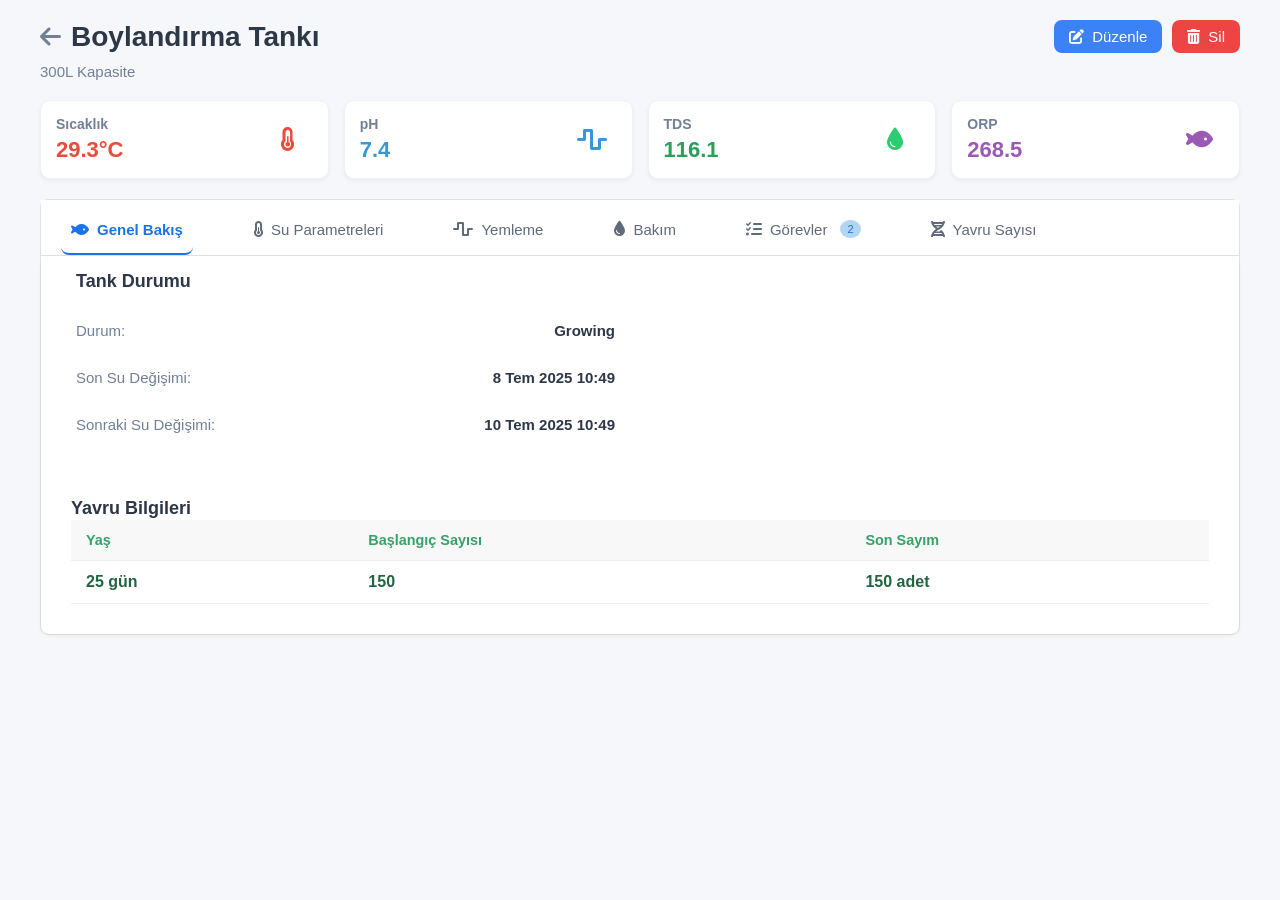
<file: tank/boylandirma-tank-detay.html>
<!DOCTYPE html>
<html lang="tr">
  <head>
    <meta charset="UTF-8" />
    <meta name="viewport" content="width=device-width, initial-scale=1.0" />
    <title>Boylandırma Tankı - Diskus Yönetimi</title>
    <link rel="stylesheet" href="https://cdnjs.cloudflare.com/ajax/libs/font-awesome/6.4.0/css/all.min.css" />
    <link rel="stylesheet" href="https://cdnjs.cloudflare.com/ajax/libs/font-awesome/6.4.0/css/all.min.css" />
    <link rel="stylesheet" href="https://cdnjs.cloudflare.com/ajax/libs/font-awesome/6.0.0-beta3/css/all.min.css" />
    <link rel="stylesheet" href="css/boylandirma-tank-detay.css" />
  </head>
  <body>
    <div class="container">
      <!-- 1. KISIM -->
      <div class="header">
        <h1>
          <a href="index.html" class="back-arrow"><i class="fas fa-arrow-left"></i></a>
          Boylandırma Tankı
        </h1>
        <div class="header-buttons">
          <button class="action-btn blue-btn" id="openEditTankModalBtn">
            <i class="fas fa-edit"></i>
            Düzenle
          </button>
          <button class="action-btn red-btn" id="openDeleteModalBtn">
            <i class="fas fa-trash-alt"></i>
            Sil
          </button>
        </div>
      </div>
      <p class="tank-capacity">300L Kapasite</p>

      <!-- 2. KISIM TANK PARAMETRE KARTLARI -->
      <div class="stats-container parameter-cards">
        <div class="stat-card parameter-card">
          <div class="param-details">
            <h3>Sıcaklık</h3>
            <div class="count" style="color: #e74c3c">29.3°C</div>
          </div>
          <div class="param-icon-right"><i class="fas fa-thermometer-half" style="color: #e74c3c"></i></div>
        </div>
        <div class="stat-card parameter-card">
          <div class="param-details">
            <h3>pH</h3>
            <div class="count" style="color: #3498db">7.4</div>
          </div>
          <div class="param-icon-right"><i class="fas fa-wave-square" style="color: #3498db"></i></div>
        </div>
        <div class="stat-card parameter-card">
          <div class="param-details">
            <h3>TDS</h3>
            <div class="count" style="color: #299f5a">116.1</div>
          </div>
          <div class="param-icon-right"><i class="fas fa-tint" style="color: #2ecc71"></i></div>
        </div>
        <div class="stat-card parameter-card">
          <div class="param-details">
            <h3>ORP</h3>
            <div class="count" style="color: #9b59b6">268.5</div>
          </div>
          <div class="param-icon-right"><i class="fas fa-fish" style="color: #9b59b6"></i></div>
        </div>
      </div>

      <div class="tab-container">
        <!-- 3. KISIM NAVİGASYON SEKMELERİ -->
        <div class="tab-navigation">
          <button class="tab active" onclick="showTab('genel-bakis', this)">
            <i class="fas fa-fish"></i>
            Genel Bakış
          </button>
          <button class="tab" onclick="showTab('su-parametreleri', this)">
            <i class="fas fa-thermometer-half"></i>
            Su Parametreleri
          </button>
          <button class="tab" onclick="showTab('yemleme', this)">
            <i class="fas fa-wave-square"></i>
            Yemleme
          </button>
          <button class="tab" onclick="showTab('bakim', this)">
            <i class="fas fa-tint"></i>
            Bakım
          </button>
          <button class="tab" onclick="showTab('gorevler', this)">
            <i class="fas fa-tasks"></i>
            Görevler
            <span class="badge">2</span>
          </button>
          <button class="tab" onclick="showTab('yavru-sayisi', this)">
            <i class="fas fa-dna"></i>
            Yavru Sayısı
          </button>
        </div>

        <!-- 4. KISIM GENEL BAKIŞ  -->
        <div class="main-content-area active">
          <div id="genel-bakis" class="tab-content active">
            <div class="content-row">
              <!-- Tank Durumu Kartı -->
              <div class="content-card tank-status-card">
                <h3>Tank Durumu</h3>
                <div class="status-item">
                  <span class="label">Durum:</span>
                  <span class="value">Growing</span>
                </div>
                <div class="status-item">
                  <span class="label">Son Su Değişimi:</span>
                  <span class="value">8 Tem 2025 10:49</span>
                </div>
                <div class="status-item">
                  <span class="label">Sonraki Su Değişimi:</span>
                  <span class="value">10 Tem 2025 10:49</span>
                </div>
              </div>

              <div class="breeding-pair-wrapper"></div>

              <!-- Yavru Bilgileri Bölümü -->

              <div style="width: 100%; margin-top: 10px">
                <h3 class="section-title">Yavru Bilgileri</h3>
                <table class="info-table" style="width: 100%">
                  <thead>
                    <tr>
                      <th>Yaş</th>
                      <th>Başlangıç Sayısı</th>
                      <th>Son Sayım</th>
                    </tr>
                    <tr>
                      <td>25 gün</td>
                      <td>150</td>
                      <td>150 adet</td>
                    </tr>
                  </thead>
                </table>
              </div>
            </div>
          </div>
        </div>

        <!-- 5. KISIM SU PARAMETRELERİ  -->
        <div id="su-parametreleri" class="tab-content">
          <div class="page-content">
            <div class="page-header">
              <h2>Su Parametreleri</h2>
              <button class="add-parameter-btn" id="openParemetreEkle">
                <i class="fas fa-plus"></i>
                Parametre Ekle
              </button>
            </div>

            <div class="charts-grid">
              <div class="chart-card">
                <h3>Sıcaklık (°C)</h3>
                <div class="chart-placeholder">
                  <div class="chart-line red-line"></div>
                  <div class="min-val">28.1°C</div>
                  <div class="max-val">29.6°C</div>
                </div>
                <span class="last-measure">Son 15 ölçüm</span>
              </div>

              <div class="chart-card">
                <h3>pH</h3>
                <div class="chart-placeholder">
                  <div class="chart-line blue-line"></div>
                  <div class="min-val">6.0</div>
                  <div class="max-val">7.5</div>
                </div>
                <span class="last-measure">Son 15 ölçüm</span>
              </div>

              <div class="chart-card">
                <h3>TDS (ppm)</h3>
                <div class="chart-placeholder">
                  <div class="chart-line green-line"></div>
                  <div class="min-val">81.0 ppm</div>
                  <div class="max-val">119.9 ppm</div>
                </div>
                <span class="last-measure">Son 15 ölçüm</span>
              </div>

              <div class="chart-card">
                <h3>ORP (mV)</h3>
                <div class="chart-placeholder">
                  <div class="chart-line purple-line"></div>
                  <div class="min-val">207.3 mV</div>
                  <div class="max-val">293.9 mV</div>
                </div>
                <span class="last-measure">Son 15 ölçüm</span>
              </div>
            </div>

            <div class="recent-measurements">
              <h3>Son Ölçümler</h3>
              <table>
                <thead>
                  <tr>
                    <th>Tarih</th>
                    <th>Sıcaklık</th>
                    <th>pH</th>
                    <th>TDS</th>
                    <th>ORP</th>
                    <th>İşlemler</th>
                  </tr>
                </thead>
                <tbody>
                  <tr>
                    <td>27 Haz</td>
                    <td>
                      <span class="value-badge success">
                        <i class="fas fa-check-circle"></i>
                        29.3°C
                      </span>
                    </td>
                    <td>
                      <span class="value-badge danger">
                        <i class="fas fa-exclamation-triangle"></i>
                        7.4
                      </span>
                    </td>
                    <td>
                      <span class="value-badge success">
                        <i class="fas fa-check-circle"></i>
                        116.1 ppm
                      </span>
                    </td>
                    <td>
                      <span class="value-badge success">
                        <i class="fas fa-check-circle"></i>
                        268.5 mV
                      </span>
                    </td>
                    <td class="actions">
                      <a href="#" class="fa-solid fa-pen-to-square edit-icon" id="editButton"></a>
                      <!-- düzenle butonu su parametreleri Modal -->
                      <div class="modal-edit" id="editModal">
                        <div class="modal-edit-content">
                          <span class="modal-edit-close" id="closeModal">&times;</span>
                          <h2>Su Parametresi Düzenle</h2>

                          <div class="form-group">
                            <div class="datetime-row">
                              <div class="date-input-container">
                                <label for="measurement-date">Tarih</label>
                                <div class="input-with-icon">
                                  <input type="date" id="measurement-date" value="2025-06-27" />
                                  <i class="fas fa-calendar-alt"></i>
                                </div>
                              </div>

                              <div class="time-input-container">
                                <label for="measurement-time">Saat</label>
                                <div class="input-with-icon">
                                  <input type="time" id="measurement-time" value="18:30" />
                                  <i class="fas fa-clock"></i>
                                </div>
                              </div>
                            </div>
                          </div>
                          <div class="form-group">
                            <h3>Temel Parametreler</h3>
                            <div class="form-row">
                              <div class="input-group">
                                <label>Sıcaklık (°C)</label>
                                <input type="number" value="28,044448948937116" />
                              </div>
                              <div class="input-group">
                                <label>TDS (ppm)</label>
                                <input type="number" value="82,98953194003903" />
                              </div>
                            </div>
                            <div class="form-row">
                              <div class="input-group">
                                <label>pH</label>
                                <input type="number" value="6,754370317450035" />
                              </div>
                              <div class="input-group">
                                <label>ORP (mV)</label>
                                <input type="number" value="251,74375883843715" />
                              </div>
                            </div>
                          </div>

                          <div class="form-group">
                            <h3>Azot Döngüsü Parametreleri (Opsiyonel)</h3>
                            <div class="form-row triple">
                              <div class="input-group">
                                <label>Amonyak (ppm)</label>
                                <input type="number" value="0.00" />
                              </div>
                              <div class="input-group">
                                <label>Nitrit (ppm)</label>
                                <input type="number" value="0.00" />
                              </div>
                              <div class="input-group">
                                <label>Nitrat (ppm)</label>
                                <input type="number" value="0.00" />
                              </div>
                            </div>
                          </div>

                          <div class="form-group">
                            <label>Notlar (Opsiyonel)</label>
                            <textarea placeholder="Ek notlar..."></textarea>
                          </div>

                          <div class="modal-edit-buttons">
                            <button class="cancel-parametre">İptal</button>
                            <button class="update-parametre">Güncelle</button>
                          </div>
                        </div>
                      </div>

                      <a href="#" class="action-icon delete" id="deleteButton"><i class="fas fa-trash-alt"></i></a>
                    </td>
                  </tr>
                </tbody>
              </table>
            </div>
          </div>
        </div>

        <!-- 6. KISIM YEMLEME  -->
        <div id="yemleme" class="tab-content">
          <div class="page-content">
            <div class="page-header">
              <h2>Yemleme Kayıtları</h2>
              <button class="add-parameter-btn-yemleme" id="openYemlemeEkle">
                <i class="fas fa-plus"></i>
                Yemleme Ekle
              </button>
            </div>

            <!-- Yemleme Kartı -->
            <div class="card">
              <div class="card-header">
                <strong>Canlı Yem</strong>
                <div class="card-actions">
                  <span class="card-date">28 Haz 2025 14:21</span>
                  <td class="actions">
                    <a href="#" class="fa-solid fa-pen-to-square edit-icon" id="editButtonYemleme"></a>

                    <!-- düzenle butonu yemleme parametreleri -->
                    <div class="modal-edit" id="editModalYemleme">
                      <div class="modal-edit-content">
                        <span class="modal-edit-close" id="closeModalYemleme">&times;</span>
                        <h2>Yemleme Kaydı Düzenle</h2>

                        <div class="form-group">
                          <div class="datetime-row">
                            <div class="date-input-container">
                              <label for="measurement-date">Tarih</label>
                              <div class="input-with-icon">
                                <input type="date" id="measurement-date" value="2025-06-27" />
                                <i class="fas fa-calendar-alt"></i>
                              </div>
                            </div>

                            <div class="time-input-container">
                              <label for="measurement-time">Saat</label>
                              <div class="input-with-icon">
                                <input type="time" id="measurement-time" value="18:30" />
                                <i class="fas fa-clock"></i>
                              </div>
                            </div>
                          </div>
                        </div>

                        <div class="form-group">
                          <div class="form-row">
                            <div class="input-group">
                              <label>Yem Türü</label>
                              <select>
                                <option>Yem türü seçin...</option>
                                <option>Artemia</option>
                                <option>Mikro Yem</option>
                                <option>Dondurulmuş Yem</option>
                                <option>Granül Yem</option>
                                <option>Canlı Yem</option>
                                <option>Diğer</option>
                              </select>
                            </div>
                          </div>
                          <div class="form-row">
                            <div class="input-group">
                              <label>Miktar</label>
                              <input type="text" placeholder="örn: 1 çay kaşığı , 5ml, az miktarda..." />
                            </div>
                          </div>
                        </div>

                        <div class="form-group">
                          <label>Notlar (Opsiyonel)</label>
                          <textarea placeholder="Ek notlar..."></textarea>
                        </div>

                        <div class="modal-edit-buttons">
                          <button class="cancel-yemleme">İptal</button>
                          <button class="update-yemleme" style="background-color: #4a9433">Güncelle</button>
                        </div>
                      </div>
                    </div>
                    <a href="#" class="fa-solid fa-trash delete-icon" id="deleteButtonYemleme"></a>
                  </td>
                </div>
              </div>
              <div class="card-body">
                <p>
                  <span class="label">Miktar:</span>
                  1 çay kaşığı
                </p>
                <p>İştahla yedi</p>
              </div>
            </div>
            <div class="info-card">
              <p>Henüz yemleme kaydı bulunmuyor.</p>
            </div>
          </div>
        </div>

        <!-- 7. KISIM BAKIM  -->
        <div id="bakim" class="tab-content">
          <div class="page-content">
            <div class="page-header">
              <h2>Su Değişimi Kayıtları</h2>
              <button class="add-parameter-btn-bakim" id="openBakimEkle">
                <i class="fas fa-plus"></i>
                Su Değişimi Ekle
              </button>
            </div>
            <div class="card">
              <div class="card-header">
                <strong>%25 Su Değişimi</strong>
                <div class="card-actions">
                  <span class="card-date">28 Haz 2025 14:21</span>
                  <td class="actions">
                    <a href="#" class="fa-solid fa-pen-to-square edit-icon" id="editButtonBakim"></a>
                    <!-- düzenle butonu bakım parametreleri -->
                    <div class="modal-edit" id="editModalBakim">
                      <div class="modal-edit-content">
                        <span class="modal-edit-close" id="closeModalBakim">&times;</span>
                        <h2>Su Değişimi Kaydı Düzenle</h2>

                        <div class="form-group">
                          <div class="datetime-row">
                            <div class="date-input-container">
                              <label for="measurement-date">Tarih</label>
                              <div class="input-with-icon">
                                <input type="date" id="measurement-date" value="2025-06-27" />
                                <i class="fas fa-calendar-alt"></i>
                              </div>
                            </div>

                            <div class="time-input-container">
                              <label for="measurement-time">Saat</label>
                              <div class="input-with-icon">
                                <input type="time" id="measurement-time" value="18:30" />
                                <i class="fas fa-clock"></i>
                              </div>
                            </div>
                          </div>
                        </div>

                        <div class="form-group">
                          <div class="form-row">
                            <div class="input-group">
                              <label>Değiştirilen Su Yüzdesi (%)</label>
                              <input type="number" placeholder="örn: 25" />
                            </div>
                          </div>
                          <div class="form-row">
                            <div class="input-group">
                              <label>Sebep</label>
                              <select>
                                <option>Sebep seçin...</option>
                                <option>Rutin Bakım</option>
                                <option>Yüksek Nitrat</option>
                                <option>pH Düzenleme</option>
                                <option>Bulanık Su</option>
                                <option>Hastalık Önleme</option>
                                <option>Yemleme Sonrası</option>
                                <option>Diğer</option>
                              </select>
                            </div>
                          </div>
                        </div>

                        <div class="form-group">
                          <label>Notlar (Opsiyonel)</label>
                          <textarea placeholder="Ek notlar..."></textarea>
                        </div>

                        <div class="modal-edit-buttons">
                          <button class="cancel-bakim">İptal</button>
                          <button class="update-bakim" style="background-color: #e03c3c">Güncelle</button>
                        </div>
                      </div>
                    </div>
                    <a href="#" class="fa-solid fa-trash delete-icon" id="deleteButtonBakim"></a>
                  </td>
                </div>
              </div>
              <div class="card-body">
                <p>
                  <span class="label">Sebep:</span>
                  Rutin bakım
                </p>
                <p>Su kalitesi mükemmel</p>
              </div>
            </div>
            <div class="info-card">
              <p>Henüz su değişimi kaydı bulunmuyor.</p>
            </div>
          </div>
        </div>

        <!-- 8.KISIM GÖREVLER -->
        <div id="gorevler" class="tab-content">
          <div class="page-content">
            <div class="page-header">
              <div class="basliklar">
                <p>Tank Görevleri</p>
                <p>Görev Yönetimi</p>
              </div>

              <div class="button-wrapper">
                <div class="text-sm text-slate-600 status">0 bekleyen • 0 tamamlanan</div>
                <button class="add-parameter-btn" id="openTaskModalBtn">
                  <i class="fas fa-plus"></i>
                  Görev Ekle
                </button>
              </div>
            </div>

            <div class="filter-row">
              <div class="filter-section">
                <i class="fas fa-filter"></i>
                <select>
                  <option>Tüm Görevler</option>
                  <option>Bekleyen</option>
                  <option>Tamamlanan</option>
                  <option>Geciken</option>
                </select>

                <select>
                  <option>Tüm Tanklar</option>
                  <option>Genel Görevler</option>
                  <option>Ana Üretim Tankı</option>
                </select>
              </div>
            </div>

            <!-- GÖREV KARTI -->
            <div class="task-header" style="display: flex; align-items: center; gap: 8px">
              <strong>Üretim Tankı Su Değişimi</strong>
              <span
                style="
                  background-color: #fee2e2;
                  color: #b91c1c;
                  padding: 2px 8px;
                  border-radius: 12px;
                  font-size: 12px;
                "
              >
                Yüksek
              </span>
              <div class="task-actions" style="margin-left: auto">
                <a href="#" class="fa-solid fa-pen-to-square edit-icon" id="editButtonGorev"></a>
                <a href="#" class="fa-solid fa-trash delete-icon" id="deleteButtonGorev"></a>
              </div>
            </div>
            <div class="task-body">
              <div style="display: flex; justify-content: space-between; align-items: center; width: 100%">
                <div>
                  <p style="margin: 4px 0; color: #334155">%50 su değişimi - üretim döneminde kritik</p>
                  <div class="task-info">
                    <span class="info-item">
                      <i class="fas fa-calendar-alt"></i>
                      <span>8 Tem 2025 14:16</span>
                    </span>
                    <span class="info-item">
                      <i class="fas fa-map-pin konum" style="color: #ba3615"></i>
                      <span>Ana Üretim Tankı</span>
                    </span>
                    <span class="info-item">
                      <i class="fas fa-clock"></i>
                      <span>Her 1 gün</span>
                    </span>
                  </div>
                </div>
              </div>
            </div>
            <div class="info-card">
              <p>Henüz görev bulunmuyor.</p>
            </div>

            <!-- düzenle butonu görev Modal -->
            <div class="modal-edit" id="editModalGorev">
              <div class="modal-edit-content">
                <span class="modal-edit-close" id="closeModalGorev">&times;</span>
                <h2>Görevi Düzenle</h2>

                <div class="form-group">
                  <label for="taskTitle">Başlık</label>
                  <input type="text" id="taskTitle" value="Üretim Tankı Su Değişimi" />
                </div>

                <div class="form-group">
                  <label for="taskDescription">Açıklama</label>
                  <textarea id="taskDescription" rows="4">%50 su değişimi - üretim döneminde kritik</textarea>
                </div>

                <div class="form-group">
                  <div class="form-row">
                    <div class="input-group">
                      <label for="taskTank">Tank</label>
                      <select id="taskTank">
                        <option>Genel Görev</option>
                        <option selected>Ana Üretim Tankı</option>
                      </select>
                    </div>
                    <div class="input-group">
                      <label for="taskCategory">Kategori</label>
                      <select id="taskCategory">
                        <option>Diğer</option>
                        <option>Yemleme</option>
                        <option>Bakım</option>
                        <option>İzleme</option>
                        <option>Üreme</option>
                        <option>Azot Döngüsü</option>
                      </select>
                    </div>
                  </div>
                </div>

                <div class="form-group">
                  <div class="form-row">
                    <div class="input-group">
                      <label for="taskPriority">Öncelik</label>
                      <select id="taskPriority">
                        <option>Düşük</option>
                        <option>Orta</option>
                        <option selected>Yüksek</option>
                      </select>
                    </div>
                    <div class="input-group">
                      <label for="taskDate">Tarih</label>
                      <div class="input-with-icon">
                        <input type="date" id="taskDate" value="2025-07-08" />
                        <i class="fas fa-calendar-alt"></i>
                      </div>
                    </div>
                    <div class="input-group">
                      <label for="taskTime">Saat</label>
                      <div class="input-with-icon">
                        <input type="time" id="taskTime" value="14:16" />
                        <i class="fas fa-clock"></i>
                      </div>
                    </div>
                  </div>
                </div>
                <div class="custom-checkbox-group">
                  <input type="checkbox" id="recurringTaskTwo" />
                  <label for="recurringTaskTwo">Tekrarlanan görev</label>
                </div>
                <!-- Tekrarlama Ayarları (Başlangıçta Gizli) -->
                <div id="recurringOptionsTwo" style="display: none; margin-top: 15px">
                  <div class="form-row">
                    <div class="form-group">
                      <label for="repeatType">Tekrarlama Türü</label>
                      <select id="repeatType">
                        <option>Günlük</option>
                        <option>Saatlik</option>
                      </select>
                    </div>
                    <div class="form-group">
                      <label for="repeatInterval">Aralık</label>
                      <input type="number" id="repeatInterval" value="1" min="1" />
                    </div>
                  </div>
                  <div
                    style="
                      margin-top: 8px;
                      font-size: 13px;
                      color: #174491;
                      background-color: #e6f0ff;
                      padding: 8px;
                      border-radius: 5px;
                    "
                  >
                    <strong>Örnek:</strong>
                    Günlük tekrarlama için 1 gün arayla görev tekrarlanır.
                  </div>
                </div>

                <div class="modal-edit-buttons">
                  <button class="cancel-gorev">İptal</button>
                  <button class="update-gorev">Güncelle</button>
                </div>
              </div>
            </div>
          </div>
        </div>

        <!-- 9. KISIM ÜRETİM DÖNGÜSÜ  -->
        <!-- <div id="uretim-dongusu" class="tab-content">
          <div class="page-content">
            <div class="page-header">
              <h2>Üretim Döngüsü</h2>
              <button class="add-parameter-btn">
                <i class="fas fa-plus"></i>
                Döngü Ekle
              </button>
            </div>
            <p>Üretim döngüsü ile ilgili detaylı bilgiler ve yavru kayıtları burada yer alacaktır.</p>
          </div>
        </div> -->
      </div>

      <!-- PAREMETRE EKLE BUTONU -->
      <div class="modal-edit" id="addModalParametre">
        <div class="modal-edit-content">
          <span class="modal-edit-close" id="closeAddModalParametre">&times;</span>
          <h2>Su Parametresi Ekle</h2>

          <div class="form-group">
            <div class="datetime-row">
              <div class="date-input-container">
                <label for="measurement-date">Tarih</label>
                <div class="input-with-icon">
                  <input type="date" id="measurement-date" value="2025-06-27" />
                  <i class="fas fa-calendar-alt"></i>
                </div>
              </div>

              <div class="time-input-container">
                <label for="measurement-time">Saat</label>
                <div class="input-with-icon">
                  <input type="time" id="measurement-time" value="18:30" />
                  <i class="fas fa-clock"></i>
                </div>
              </div>
            </div>
          </div>

          <div class="form-group">
            <h3>Temel Parametreler</h3>
            <div class="form-row">
              <div class="input-group">
                <label>Sıcaklık (°C)</label>
                <input type="number" value="28,044448948937116" />
              </div>
              <div class="input-group">
                <label>TDS (ppm)</label>
                <input type="number" value="82,98953194003903" />
              </div>
            </div>
            <div class="form-row">
              <div class="input-group">
                <label>pH</label>
                <input type="number" value="6,754370317450035" />
              </div>
              <div class="input-group">
                <label>ORP (mV)</label>
                <input type="number" value="251,74375883843715" />
              </div>
            </div>
          </div>

          <div class="form-group">
            <label>Notlar (Opsiyonel)</label>
            <textarea placeholder="Ek notlar..."></textarea>
          </div>

          <div class="modal-edit-buttons">
            <button class="cancel-parametre">İptal</button>
            <button class="update-parametre">Ekle</button>
          </div>
        </div>
      </div>

      <!-- YEMLEME EKLE BUTONU -->
      <div class="modal-edit" id="addModalYemleme">
        <div class="modal-edit-content">
          <span class="modal-edit-close" id="closeAddModalYemleme">&times;</span>
          <h2>Yemleme Kaydı Ekle</h2>

          <div class="form-group">
            <div class="datetime-row">
              <div class="date-input-container">
                <label for="measurement-date">Tarih</label>
                <div class="input-with-icon">
                  <input type="date" id="measurement-date" value="2025-06-27" />
                  <i class="fas fa-calendar-alt"></i>
                </div>
              </div>

              <div class="time-input-container">
                <label for="measurement-time">Saat</label>
                <div class="input-with-icon">
                  <input type="time" id="measurement-time" value="18:30" />
                  <i class="fas fa-clock"></i>
                </div>
              </div>
            </div>
          </div>

          <div class="form-group">
            <div class="form-row">
              <div class="input-group">
                <label>Yem Türü</label>
                <select>
                  <option>Yem türü seçin...</option>
                  <option>Artemia</option>
                  <option>Mikro Yem</option>
                  <option>Dondurulmuş Yem</option>
                  <option>Granül Yem</option>
                  <option>Canlı Yem</option>
                  <option>Diğer</option>
                </select>
              </div>
            </div>
            <div class="form-row">
              <div class="input-group">
                <label>Miktar</label>
                <input type="text" placeholder="örn: 1 çay kaşığı , 5ml, az miktarda..." />
              </div>
            </div>
          </div>

          <div class="form-group">
            <label>Notlar (Opsiyonel)</label>
            <textarea placeholder="Ek notlar..."></textarea>
          </div>

          <div class="modal-edit-buttons">
            <button class="cancel-yemleme">İptal</button>
            <button class="save-yemleme">Kaydet</button>
          </div>
        </div>
      </div>

      <!-- SU DEĞİŞİMİ EKLE BUTONU -->
      <div class="modal-edit" id="addModalBakim">
        <div class="modal-edit-content">
          <span class="modal-edit-close" id="closeAddModalBakim">&times;</span>
          <h2>Su Değişimi Kaydı Ekle</h2>

          <div class="form-group">
            <div class="datetime-row">
              <div class="date-input-container">
                <label for="measurement-date">Tarih</label>
                <div class="input-with-icon">
                  <input type="date" id="measurement-date" value="2025-06-27" />
                  <i class="fas fa-calendar-alt"></i>
                </div>
              </div>

              <div class="time-input-container">
                <label for="measurement-time">Saat</label>
                <div class="input-with-icon">
                  <input type="time" id="measurement-time" value="18:30" />
                  <i class="fas fa-clock"></i>
                </div>
              </div>
            </div>
          </div>

          <div class="form-group">
            <div class="form-row">
              <div class="input-group">
                <label>Değiştirilen Su Yüzdesi (%)</label>
                <input type="number" placeholder="örn: 25" />
              </div>
            </div>
            <div class="form-row">
              <div class="input-group">
                <label>Sebep</label>
                <select>
                  <option>Sebep seçin...</option>
                  <option>Rutin Bakım</option>
                  <option>Yüksek Nitrat</option>
                  <option>pH Düzenleme</option>
                  <option>Bulanık Su</option>
                  <option>Hastalık Önleme</option>
                  <option>Yemleme Sonrası</option>
                  <option>Diğer</option>
                </select>
              </div>
            </div>
          </div>

          <div class="form-group">
            <label>Notlar (Opsiyonel)</label>
            <textarea placeholder="Ek notlar..."></textarea>
          </div>

          <div class="modal-edit-buttons">
            <button class="cancel-bakim">İptal</button>
            <button class="save-bakim">Kaydet</button>
          </div>
        </div>
      </div>

      <!-- GÖREV EKLE BUTONU -->
      <div id="taskModalAna" class="custom-task-modal">
        <div class="custom-modal-content">
          <span class="custom-modal-close" onclick="document.getElementById('taskModalAna').style.display='none'">
            &times;
          </span>
          <h2>Yeni Görev Ekle</h2>
          <form>
            <div class="form-group">
              <label for="taskTitle">Başlık</label>
              <input type="text" id="taskTitle" placeholder="" />
            </div>
            <div class="form-group">
              <label for="taskDescription">Açıklama</label>
              <textarea id="taskDescription" rows="4" placeholder=""></textarea>
            </div>

            <div class="form-group">
              <div class="form-row">
                <div class="input-group">
                  <label for="taskTank">Tank</label>
                  <select id="taskTank">
                    <option>Genel Görev</option>
                    <option>Ana Üretim Tankı</option>
                  </select>
                </div>

                <div class="input-group">
                  <label for="taskCategory">Kategori</label>
                  <select id="taskCategory">
                    <option>Diğer</option>
                    <option>Yemleme</option>
                    <option>Bakım</option>
                    <option>İzleme</option>
                    <option>Üreme</option>
                    <option>Azot Döngüsü</option>
                  </select>
                </div>
              </div>
            </div>

            <div class="form-group">
              <div class="form-row">
                <div class="input-group">
                  <label for="taskPriority">Öncelik</label>
                  <select id="taskPriority">
                    <option>Düşük</option>
                    <option selected>Orta</option>
                    <option>Yüksek</option>
                  </select>
                </div>
                <div class="input-group">
                  <label for="taskDate">Tarih</label>
                  <div class="input-with-icon">
                    <input type="date" id="taskDate" value="2025-06-28" />
                    <i class="fas fa-calendar-alt"></i>
                  </div>
                </div>
                <div class="input-group">
                  <label for="taskTime">Saat</label>
                  <div class="input-with-icon">
                    <input type="time" id="taskTime" value="09:00" />
                    <i class="fas fa-clock"></i>
                  </div>
                </div>
              </div>
            </div>

            <div class="custom-checkbox-group">
              <input type="checkbox" id="recurringTask" />
              <label for="recurringTask">Tekrarlanan görev</label>
            </div>

            <!-- Tekrarlama Ayarları (Başlangıçta Gizli) -->
            <div id="recurringOptions" style="display: none; margin-top: 15px">
              <div class="form-row">
                <div class="form-group">
                  <label for="repeatType">Tekrarlama Türü</label>
                  <select id="repeatType">
                    <option>Günlük</option>
                    <option>Saatlik</option>
                  </select>
                </div>
                <div class="form-group">
                  <label for="repeatInterval">Aralık</label>
                  <input type="number" id="repeatInterval" value="1" min="1" />
                </div>
              </div>
              <div
                style="
                  margin-top: 1px;
                  margin-bottom: 20px;
                  font-size: 13px;
                  color: #174491;
                  background-color: #e6f0ff;
                  padding: 8px;
                  border-radius: 5px;
                "
              >
                <strong>Örnek:</strong>
                Günlük tekrarlama için 1 gün arayla görev tekrarlanır.
              </div>
            </div>

            <div class="custom-modal-buttons">
              <button
                type="button"
                class="custom-modal-button"
                onclick="document.getElementById('taskModalAna').style.display='none'"
              >
                İptal
              </button>
              <button type="submit" class="custom-modal-submit">Ekle</button>
            </div>
          </form>
        </div>
      </div>

      <!-- (11) KISIM DÜZENLE BUTONU -->
      <div id="editTankModal" class="modal">
        <div class="modal-content">
          <span class="close" onclick="document.getElementById('editTankModal')">&times;</span>
          <h2>Tank Düzenle</h2>
          <form>
            <label for="editTankName">Tank Adı</label>
            <input type="text" id="editTankName" value="Boylandırma Tankı" />

            <label for="editTankCapacity">Kapasite (Litre)</label>
            <input type="number" id="editTankCapacity" value="300" />

            <h3 style="color: #1b6c3d; font-size: 16px">Yavru Bilgileri</h3>
            <div class="form-row-two-col">
              <div class="form-group">
                <label for="maleName">Başlangıç Sayısı</label>
                <input type="number" id="maleName" value="Kral Mavi" />
              </div>
            </div>

            <div class="modal-buttons">
              <button
                type="button"
                class="modal-button"
                onclick="document.getElementById('editTankModal').style.display='none'"
              >
                İptal
              </button>
              <button type="submit" class="modal-submit blue-submit-btn">Güncelle</button>
            </div>
          </form>
        </div>
      </div>

      <!-- (12) KISIM SİL BUTONU -->
      <div class="delete-modal-overlay hidden-modal">
        <div class="delete-modal">
          <div class="delete-modal-header">
            <h3>Tank Silme Onayı</h3>
            <button class="close-button" id="closeModalBtn">&times;</button>
          </div>

          <div class="delete-modal-content">
            <p style="color: #71271e; font-weight: 600">
              "Boylandırma Tankı" tankını silmek istediğinizden emin misiniz?
            </p>
            <p>Bu işlem geri alınamaz ve aşağıdaki veriler de silinecek:</p>
            <ul>
              <li>Su parametreleri</li>
              <li>Yemleme kayıtları</li>
              <li>Su değişimi kayıtları</li>
              <li>Yavru sayım kayıtları</li>
              <li>Tank ile ilgili görevler</li>
              <li>Fotoğraf albümü</li>
            </ul>
          </div>

          <div class="delete-modal-footer">
            <button class="cancel-button" id="cancelModalBtn">İptal</button>
            <button class="delete-button">Tankı Sil</button>
          </div>
        </div>
      </div>
    </div>

    <script>
      // SAYFALAR ARASI GEÇİŞ
      function showTab(tabId, element) {
        const tabContents = document.querySelectorAll(".tab-content");
        tabContents.forEach((content) => {
          content.style.display = "none";
        });

        const tabButtons = document.querySelectorAll(".tab-navigation button");
        tabButtons.forEach((button) => {
          button.classList.remove("active");
        });

        document.getElementById(tabId).style.display = "block";
        element.classList.add("active");
      }

      // PAREMETRE EKLE
      document.addEventListener("DOMContentLoaded", function () {
        const openBtn = document.getElementById("openParemetreEkle"); // "Parametre Ekle" butonu
        const modal = document.getElementById("addModalParametre"); // Modal kutusu
        const closeBtn = document.getElementById("closeAddModalParametre"); // Kapatma (X) ikonu
        const cancelBtn = modal.querySelector(".cancel-parametre"); // İptal butonu

        // Açma
        openBtn.addEventListener("click", function () {
          modal.style.display = "block";
        });

        // Kapatma (X)
        closeBtn.addEventListener("click", function () {
          modal.style.display = "none";
        });

        // Kapatma (İptal)
        cancelBtn.addEventListener("click", function () {
          modal.style.display = "none";
        });

        // Dışa tıklanınca kapat
        window.addEventListener("click", function (e) {
          if (e.target === modal) {
            modal.style.display = "none";
          }
        });
      });

      // YEMLEME EKLE
      document.addEventListener("DOMContentLoaded", function () {
        const openBtn = document.getElementById("openYemlemeEkle"); // "Parametre Ekle" butonu
        const modal = document.getElementById("addModalYemleme"); // Modal kutusu
        const closeBtn = document.getElementById("closeAddModalYemleme"); // Kapatma (X) ikonu
        const cancelBtn = modal.querySelector(".cancel-yemleme"); // İptal butonu

        // Açma
        openBtn.addEventListener("click", function () {
          modal.style.display = "block";
        });

        // Kapatma (X)
        closeBtn.addEventListener("click", function () {
          modal.style.display = "none";
        });

        // Kapatma (İptal)
        cancelBtn.addEventListener("click", function () {
          modal.style.display = "none";
        });

        // Dışa tıklanınca kapat
        window.addEventListener("click", function (e) {
          if (e.target === modal) {
            modal.style.display = "none";
          }
        });
      });

      // SU DEĞİŞİMİ EKLE
      document.addEventListener("DOMContentLoaded", function () {
        const openBtn = document.getElementById("openBakimEkle"); // "Parametre Ekle" butonu
        const modal = document.getElementById("addModalBakim"); // Modal kutusu
        const closeBtn = document.getElementById("closeAddModalBakim"); // Kapatma (X) ikonu
        const cancelBtn = modal.querySelector(".cancel-bakim"); // İptal butonu

        // Açma
        openBtn.addEventListener("click", function () {
          modal.style.display = "block";
        });

        // Kapatma (X)
        closeBtn.addEventListener("click", function () {
          modal.style.display = "none";
        });

        // Kapatma (İptal)
        cancelBtn.addEventListener("click", function () {
          modal.style.display = "none";
        });

        // Dışa tıklanınca kapat
        window.addEventListener("click", function (e) {
          if (e.target === modal) {
            modal.style.display = "none";
          }
        });
      });

      // GÖREV EKLE BUTONU
      document.addEventListener("DOMContentLoaded", function () {
        const taskModal = document.getElementById("taskModalAna");
        const openTaskModalBtn = document.getElementById("openTaskModalBtn");
        const closeTaskModalSpan = taskModal.querySelector(".custom-modal-close");
        const cancelTaskModalBtn = taskModal.querySelector(".custom-modal-button");

        if (openTaskModalBtn) {
          openTaskModalBtn.onclick = () => (taskModal.style.display = "flex");
        }

        if (closeTaskModalSpan) {
          closeTaskModalSpan.onclick = () => (taskModal.style.display = "none");
        }

        if (cancelTaskModalBtn) {
          cancelTaskModalBtn.onclick = () => (taskModal.style.display = "none");
        }

        window.onclick = function (event) {
          if (event.target === taskModal) {
            taskModal.style.display = "none";
          }
        };

        // GÖREV EKLE FORMU İŞLEMLERİ
        const taskForm = document.querySelector("#taskModalAna form");
        if (taskForm) {
          taskForm.addEventListener("submit", function (e) {
            e.preventDefault();

            const task = {
              title: document.getElementById("taskTitle").value.trim(),
              description: document.getElementById("taskDescription").value.trim(),
              tank: document.getElementById("taskTank").value,
              category: document.getElementById("taskCategory").value,
              priority: document.getElementById("taskPriority").value,
              date: document.getElementById("taskDate").value,
              time: document.getElementById("taskTime").value,
              isRecurring: document.getElementById("recurringTask").checked,
            };

            console.log("Yeni Görev:", task);

            taskForm.reset();
            taskModal.style.display = "none";
          });
        }

        // görev ekle tekrarlanan görev
        document.getElementById("recurringTask").addEventListener("change", function () {
          const options = document.getElementById("recurringOptions");
          options.style.display = this.checked ? "block" : "none";
        });
      });

      // DÜZENLE BUTONU
      document.addEventListener("DOMContentLoaded", function () {
        // Tank Düzenle Modalını Açma/Kapama
        const editTankModal = document.getElementById("editTankModal");
        const openEditTankModalBtn = document.getElementById("openEditTankModalBtn");
        const closeEditTankModalSpan = editTankModal.querySelector(".close");
        const cancelEditTankModalBtn = editTankModal.querySelector(".modal-button");

        openEditTankModalBtn.onclick = () => (editTankModal.style.display = "flex");
        closeEditTankModalSpan.onclick = () => (editTankModal.style.display = "none");
        cancelEditTankModalBtn.onclick = () => (editTankModal.style.display = "none");

        window.onclick = function (event) {
          if (event.target === editTankModal) {
            editTankModal.style.display = "none";
          }
        };

        // Form Gönderimi (Örnek)
        const editTankForm = document.querySelector("#editTankModal form");
        editTankForm.addEventListener("submit", function (e) {
          e.preventDefault();
          const formData = {
            tankName: document.getElementById("editTankName").value,
            tankCapacity: document.getElementById("editTankCapacity").value,
            maleName: document.getElementById("maleName").value,
            femaleName: document.getElementById("femaleName").value,
            notes: document.getElementById("notes").value,
            // Dosyalar burada işlenmez, sunucuya gönderilmesi gerekir
          };
          console.log("Tank Güncelleme Bilgileri:", formData);
          alert("Tank bilgileri güncellendi!");
          editTankModal.style.display = "none";
        });

        // Resim Önizleme ve Silme İşlevselliği
        function setupImageUpload(inputElementId, previewElementId) {
          const input = document.getElementById(inputElementId);
          const preview = document.getElementById(previewElementId);
          const deleteBtn = preview.nextElementSibling; // button.delete-image-btn

          input.addEventListener("change", function (event) {
            const file = event.target.files[0];
            if (file) {
              const reader = new FileReader();
              reader.onload = function (e) {
                preview.src = e.target.result;
                preview.style.display = "block";
                if (deleteBtn) deleteBtn.style.display = "block";
              };
              reader.readAsDataURL(file);
            }
          });

          if (deleteBtn) {
            deleteBtn.addEventListener("click", function () {
              preview.src = "";
              preview.style.display = "none";
              input.value = "";
              deleteBtn.style.display = "none";
            });
          }
        }

        setupImageUpload("malePhotoUpload", "malePhotoPreview");
        setupImageUpload("femalePhotoUpload", "femalePhotoPreview");
      });

      // SİL BUTONU
      const openDeleteModalBtn = document.getElementById("openDeleteModalBtn");
      const deleteModalOverlay = document.querySelector(".delete-modal-overlay");
      const closeModalBtn = document.getElementById("closeModalBtn");
      const cancelModalBtn = document.getElementById("cancelModalBtn");

      function openModal() {
        deleteModalOverlay.style.display = "flex";
        setTimeout(() => {
          deleteModalOverlay.classList.add("visible");
        }, 10);
      }

      function closeModal() {
        deleteModalOverlay.classList.remove("visible");
        deleteModalOverlay.addEventListener(
          "transitionend",
          function handler() {
            deleteModalOverlay.style.display = "none";
            deleteModalOverlay.removeEventListener("transitionend", handler);
          },
          { once: true }
        );
      }

      openDeleteModalBtn.addEventListener("click", openModal);
      closeModalBtn.addEventListener("click", closeModal);
      cancelModalBtn.addEventListener("click", closeModal);

      deleteModalOverlay.addEventListener("click", (event) => {
        if (event.target === deleteModalOverlay) {
          closeModal();
        }
      });

      document.addEventListener("keydown", (event) => {
        if (event.key === "Escape" && deleteModalOverlay.classList.contains("visible")) {
          closeModal();
        }
      });

      // su parametreleri düzenle butonu
      document.addEventListener("DOMContentLoaded", function () {
        const modal = document.getElementById("editModal");
        const openBtn = document.getElementById("editButton");
        const closeBtn = document.getElementById("closeModal");
        const cancelBtn = document.querySelector(".cancel-parametre");

        // Butona tıklayınca modal'ı aç
        openBtn.addEventListener("click", function (event) {
          event.preventDefault(); // Sayfanın yukarı kaymasını engelle
          modal.style.display = "block";
        });

        // Kapatma ikonuna tıklanınca modal'ı kapat
        closeBtn.addEventListener("click", function () {
          modal.style.display = "none";
        });

        // İptal butonuna tıklanınca modal'ı kapat
        cancelBtn.addEventListener("click", function () {
          modal.style.display = "none";
        });

        // Modal dışına tıklanınca kapat
        window.addEventListener("click", function (event) {
          if (event.target === modal) {
            modal.style.display = "none";
          }
        });
      });

      // su parametreleri sil butonu
      document.addEventListener("DOMContentLoaded", function () {
        const deleteBtn = document.getElementById("deleteButton");

        deleteBtn.addEventListener("click", function (e) {
          e.preventDefault();

          const confirmed = confirm("Bu kaydı silmek istediğinize emin misiniz?");

          if (confirmed) {
            // Buraya gerçek silme işlemini yazabilirsiniz
            console.log("Kayıt silindi!");
            // Örnek: document.getElementById("row-123").remove();
          } else {
            console.log("Silme işlemi iptal edildi.");
          }
        });
      });

      // yemleme düzenle butonu
      document.addEventListener("DOMContentLoaded", function () {
        const modal = document.getElementById("editModalYemleme");
        const openBtn = document.getElementById("editButtonYemleme");
        const closeBtn = document.getElementById("closeModalYemleme");
        const cancelBtn = document.querySelector(".cancel-yemleme");

        // Butona tıklayınca modal'ı aç
        openBtn.addEventListener("click", function (event) {
          event.preventDefault(); // Sayfanın yukarı kaymasını engelle
          modal.style.display = "block";
        });

        // Kapatma ikonuna tıklanınca modal'ı kapat
        closeBtn.addEventListener("click", function () {
          modal.style.display = "none";
        });

        // İptal butonuna tıklanınca modal'ı kapat
        cancelBtn.addEventListener("click", function () {
          modal.style.display = "none";
        });

        // Modal dışına tıklanınca kapat
        window.addEventListener("click", function (event) {
          if (event.target === modal) {
            modal.style.display = "none";
          }
        });
      });

      // yemleme sil butonu
      document.addEventListener("DOMContentLoaded", function () {
        const deleteBtn = document.getElementById("deleteButtonYemleme");

        deleteBtn.addEventListener("click", function (e) {
          e.preventDefault();

          const confirmed = confirm("Bu kaydı silmek istediğinize emin misiniz?");

          if (confirmed) {
            // Buraya gerçek silme işlemini yazabilirsiniz
            console.log("Kayıt silindi!");
            // Örnek: document.getElementById("row-123").remove();
          } else {
            console.log("Silme işlemi iptal edildi.");
          }
        });
      });

      // bakim düzenle butonu
      document.addEventListener("DOMContentLoaded", function () {
        const modal = document.getElementById("editModalBakim");
        const openBtn = document.getElementById("editButtonBakim");
        const closeBtn = document.getElementById("closeModalBakim");
        const cancelBtn = document.querySelector(".cancel-bakim");

        // Butona tıklayınca modal'ı aç
        openBtn.addEventListener("click", function (event) {
          event.preventDefault(); // Sayfanın yukarı kaymasını engelle
          modal.style.display = "block";
        });

        // Kapatma ikonuna tıklanınca modal'ı kapat
        closeBtn.addEventListener("click", function () {
          modal.style.display = "none";
        });

        // İptal butonuna tıklanınca modal'ı kapat
        cancelBtn.addEventListener("click", function () {
          modal.style.display = "none";
        });

        // Modal dışına tıklanınca kapat
        window.addEventListener("click", function (event) {
          if (event.target === modal) {
            modal.style.display = "none";
          }
        });
      });

      // bakim sil butonu
      document.addEventListener("DOMContentLoaded", function () {
        const deleteBtn = document.getElementById("deleteButtonBakim");

        deleteBtn.addEventListener("click", function (e) {
          e.preventDefault();

          const confirmed = confirm("Bu kaydı silmek istediğinize emin misiniz?");

          if (confirmed) {
            // Buraya gerçek silme işlemini yazabilirsiniz
            console.log("Kayıt silindi!");
            // Örnek: document.getElementById("row-123").remove();
          } else {
            console.log("Silme işlemi iptal edildi.");
          }
        });
      });

      // görev düzenle butonu
      document.addEventListener("DOMContentLoaded", function () {
        const modal = document.getElementById("editModalGorev");
        const openBtn = document.getElementById("editButtonGorev");
        const closeBtn = document.getElementById("closeModalGorev");
        const cancelBtn = document.querySelector(".cancel-gorev");

        // Butona tıklayınca modal'ı aç
        openBtn.addEventListener("click", function (event) {
          event.preventDefault(); // Sayfanın yukarı kaymasını engelle
          modal.style.display = "block";
        });

        // Kapatma ikonuna tıklanınca modal'ı kapat
        closeBtn.addEventListener("click", function () {
          modal.style.display = "none";
        });

        // İptal butonuna tıklanınca modal'ı kapat
        cancelBtn.addEventListener("click", function () {
          modal.style.display = "none";
        });

        // Modal dışına tıklanınca kapat
        window.addEventListener("click", function (event) {
          if (event.target === modal) {
            modal.style.display = "none";
          }
        });

        // görev ekle tekrarlanan görev
        document.getElementById("recurringTaskTwo").addEventListener("change", function () {
          const options = document.getElementById("recurringOptionsTwo");
          options.style.display = this.checked ? "block" : "none";
        });
      });

      // görev sil butonu
      document.addEventListener("DOMContentLoaded", function () {
        const deleteBtn = document.getElementById("deleteButtonGorev");

        deleteBtn.addEventListener("click", function (e) {
          e.preventDefault();

          const confirmed = confirm("Bu kaydı silmek istediğinize emin misiniz?");

          if (confirmed) {
            // Buraya gerçek silme işlemini yazabilirsiniz
            console.log("Kayıt silindi!");
            // Örnek: document.getElementById("row-123").remove();
          } else {
            console.log("Silme işlemi iptal edildi.");
          }
        });
      });
    </script>
  </body>
</html>
</file>
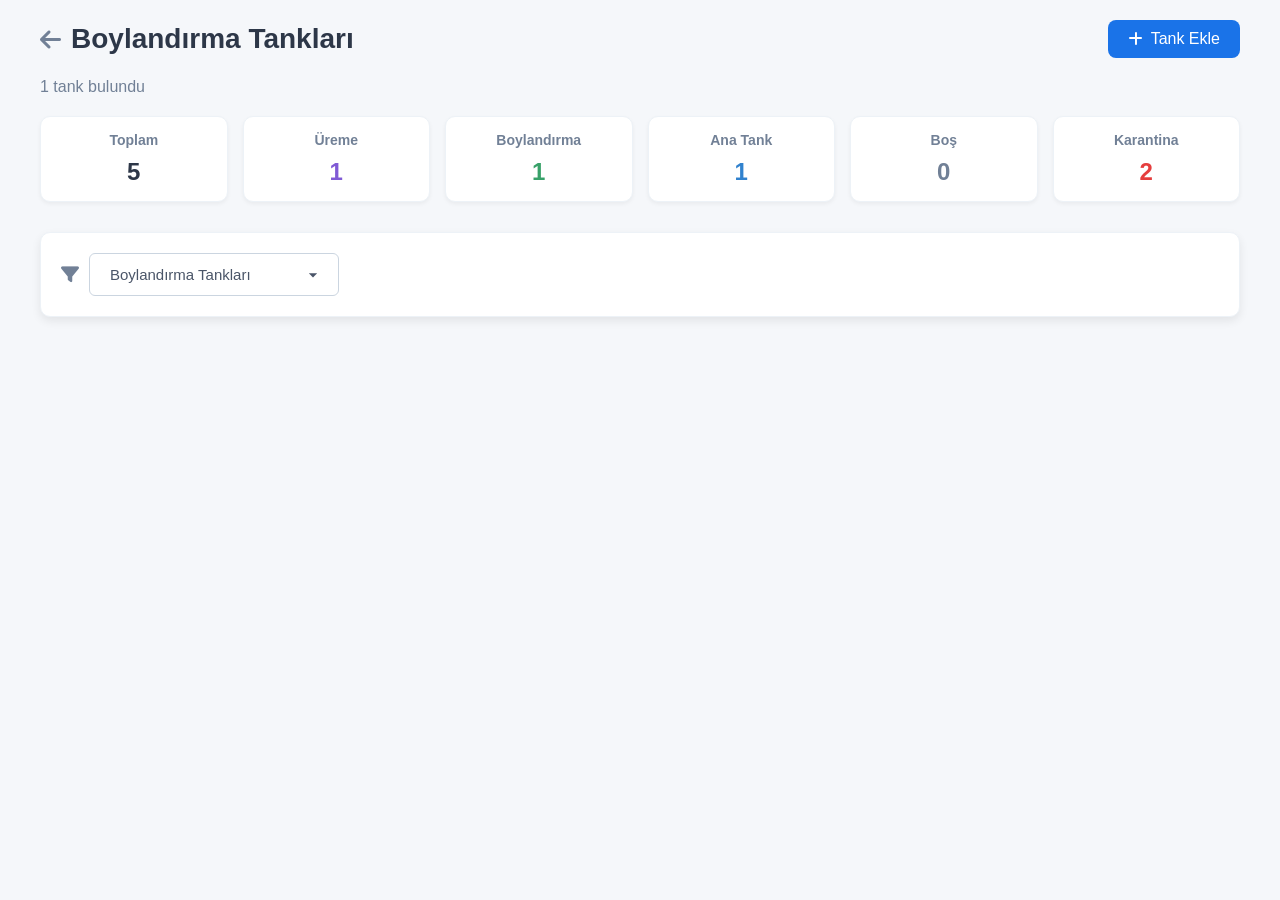
<file: tank/boylandirma-tank.html>
<!DOCTYPE html>
<html lang="en">
  <head>
    <meta charset="UTF-8" />
    <meta name="viewport" content="width=device-width, initial-scale=1.0" />
    <title>Boylandırma Tankları - Diskus Üretim Yönetimi</title>
    <link rel="stylesheet" href="https://cdnjs.cloudflare.com/ajax/libs/font-awesome/6.4.0/css/all.min.css" />
    <style>
      /** 1.KISIM */
      * {
        margin: 0;
        padding: 0;
        box-sizing: border-box;
        font-family: "Segoe UI", Tahoma, Geneva, Verdana, sans-serif;
      }

      body {
        background-color: #f5f7fa;
        color: #2d3748;
        padding: 20px;
      }

      .container {
        max-width: 1200px;
        margin: 0 auto;
      }

      .header {
        display: flex;
        justify-content: space-between;
        align-items: center;
        margin-bottom: 20px;
      }

      .header h1 {
        font-size: 28px;
        color: #2d3748;
        display: flex;
        align-items: center;
        gap: 10px;
      }

      .header h1 i {
        font-size: 24px;
        color: #718096;
      }

      .add-tank-btn {
        background: #1a73e8;
        color: white;
        border: none;
        padding: 10px 20px;
        border-radius: 8px;
        font-size: 16px;
        cursor: pointer;
        transition: background 0.2s;
        display: flex;
        align-items: center;
        gap: 8px;
      }

      .add-tank-btn:hover {
        background: #043779;
      }

      .summary {
        color: #718096;
        margin-bottom: 20px;
        font-size: 16px;
      }

      /** 2. KISIM TANK BİLGİLERİ */
      .stats-container {
        display: flex;
        flex-wrap: wrap;
        gap: 15px;
        margin-bottom: 30px;
      }

      .stat-card {
        background: white;
        border-radius: 10px;
        padding: 15px;
        flex: 1;
        min-width: 150px; /* Adjusted for better distribution */
        box-shadow: 0 2px 4px rgba(0, 0, 0, 0.05);
        text-align: center;
        border: 1px solid #edf2f7; /* Added border */
      }

      .stat-card h3 {
        font-size: 14px;
        color: #718096;
        margin-bottom: 10px;
      }

      .stat-card .count {
        font-size: 24px;
        font-weight: 700;
        color: #2d3748;
      }

      .stat-card:nth-child(2) .count {
        color: #805ad5; /* Üreme - Purple */
      }
      .stat-card:nth-child(3) .count {
        color: #38a169; /* Boylandırma - Green */
      }
      .stat-card:nth-child(4) .count {
        color: #3182ce; /* Ana Tank - Blue */
      }
      .stat-card:nth-child(5) .count {
        color: #718096; /* Boş - Gray */
      }
      .stat-card:nth-child(6) .count {
        color: #e53e3e; /* Karantina - Red */
      }

      /** 3. KISIM FİLTRELEME */
      .filter-section {
        display: flex;
        align-items: center;
        gap: 10px;
        margin-bottom: 30px;
        padding: 20px; /* Padding'i artırarak içeriği kutu içinde daha iyi konumlandırın */
        border: 1px solid #edf2f7; /* Hafif bir kenarlık ekleyin */
        border-radius: 10px; /* Köşeleri yuvarlayın */
        background-color: white; /* Arka planı beyaz yapın */
        box-shadow: 0 4px 10px rgba(0, 0, 0, 0.08); /* Hafif bir gölge ekleyin */
      }

      .filter-section i {
        color: #718096;
        font-size: 18px;
      }

      .filter-section select {
        padding: 12px 20px;
        border: 1px solid #cbd5e0;
        border-radius: 6px;
        background-color: white;
        font-size: 15px;
        color: #4a5568;
        appearance: none;
        background-image: url('data:image/svg+xml;utf8,<svg fill="%234a5568" viewBox="0 0 24 24" xmlns="http://www.w3.org/2000/svg"><path d="M7 10l5 5 5-5z"/></svg>');
        background-repeat: no-repeat;
        background-position: right 15px center;
        background-size: 20px;
        min-width: 250px;
      }

      /** 4. KISIM TANK EKLE BUTONU */
      .modal {
        display: none;
        position: fixed;
        z-index: 1000;
        left: 0;
        top: 0;
        width: 100%;
        height: 100%;
        overflow: auto;
        background-color: rgba(0, 0, 0, 0.4);
        justify-content: center;
        align-items: center;
      }

      .modal-content {
        background-color: #fefefe;
        margin: auto;
        padding: 30px;
        border: 1px solid #888;
        width: 90%;
        max-width: 500px;
        border-radius: 10px;
        box-shadow: 0 5px 15px rgba(0, 0, 0, 0.3);
        position: relative;
      }

      .modal-content h2 {
        margin-bottom: 20px;
        color: #2d3748;
        font-size: 20px;
        text-align: center;
      }

      .modal-content label {
        display: block;
        margin-bottom: 8px;
        color: #4a5568;
        font-weight: 600;
        font-size: 14px;
      }

      .modal-content input[type="text"],
      .modal-content input[type="number"],
      .modal-content select {
        width: 100%;
        padding: 10px;
        margin-bottom: 15px;
        border: 1px solid #cbd5e0;
        border-radius: 5px;
        font-size: 16px;
        color: #2d3748;
        box-sizing: border-box;
      }

      .modal-content select {
        appearance: none;
        background-image: url('data:image/svg+xml;utf8,<svg fill="%234a5568" viewBox="0 0 24 24" xmlns="http://www.w3.org/2000/svg"><path d="M7 10l5 5 5-5z"/></svg>');
        background-repeat: no-repeat;
        background-position: right 10px center;
        background-size: 18px;
      }

      .modal-buttons {
        display: flex;
        justify-content: flex-end;
        gap: 10px;
        margin-top: 25px;
      }

      .modal-button,
      .modal-submit {
        padding: 10px 20px;
        border-radius: 8px;
        font-size: 16px;
        cursor: pointer;
        transition: background 0.2s, color 0.2s;
        border: none;
      }

      .modal-button {
        background-color: #e2e8f0;
        color: #4a5568;
      }

      .modal-button:hover {
        background-color: #cbd5e0;
      }

      .modal-submit {
        background-color: #1a73e8;
        color: white;
      }

      .modal-submit:hover {
        background-color: #1366d3;
      }

      .close {
        color: #aaa;
        position: absolute;
        top: 10px;
        right: 20px;
        font-size: 28px;
        font-weight: bold;
        cursor: pointer;
      }

      .close:hover,
      .close:focus {
        color: black;
        text-decoration: none;
        cursor: pointer;
      }

      /* SADECE MOBİL CİHAZLAR İÇİN GEÇERLİ MEDYA SORGULARI */
      @media (max-width: 768px) {
        body {
          padding: 10px; /* Mobil cihazlarda genel sayfa boşluğunu azalt */
        }

        .container {
          padding: 0 5px; /* Konteynerin yan boşluklarını ayarla */
        }

        .header {
          flex-direction: column; /* Başlık ve butonu alt alta sırala */
          align-items: flex-start; /* Sola hizala */
          gap: 15px; /* Başlık ve buton arasına boşluk ekle */
        }

        .header h1 {
          font-size: 24px; /* Başlık font boyutunu küçült */
          margin-bottom: 0; /* Flex gap yeterli */
        }

        .add-tank-btn {
          width: 100%; /* Butonu tam genişlik yap */
          justify-content: center; /* Buton içeriğini ortala */
          padding: 12px; /* Dokunma alanını büyüt */
        }

        .summary {
          text-align: center; /* Özeti ortala */
          font-size: 15px; /* Font boyutunu küçült */
        }

        .stats-container {
          flex-direction: column; /* İstatistik kartlarını alt alta sırala */
          align-items: center; /* Ortala */
        }

        .stat-card {
          width: 100%; /* Kartları tam genişlik yap */
          max-width: 350px; /* Çok genişlemesini engelle */
          min-width: unset; /* Minimum genişliği kaldır, tam genişliği kullan */
        }

        .filter-section {
          flex-direction: column; /* Filtreleme ikonunu ve select'i alt alta sırala */
          align-items: flex-start; /* Sola hizala */
          padding: 15px; /* Filtreleme kutusu iç boşluğunu azalt */
        }

        .filter-section select {
          width: 100%; /* Select kutusunu tam genişlik yap */
          min-width: unset; /* Minimum genişliği kaldır */
          margin-bottom: 10px; /* Alt alta gelen select'ler arasına boşluk koy */
        }

        .filter-section i {
          margin-bottom: 10px; /* Filtre ikonu altına boşluk koy */
        }

        /* Modal formundaki her input/select'in tam genişlikte olmasını sağla */
        .modal-content input[type="text"],
        .modal-content input[type="number"],
        .modal-content select {
          margin-bottom: 15px; /* Form elemanları arasına boşluk */
        }

        /* Modal içindeki radyo buton grubunun düzenini iyileştir */
        #kurulumDurumu div {
          flex-direction: column; /* Radyo butonlarını alt alta sırala */
        }

        .modal-buttons {
          flex-direction: column; /* Modal butonlarını alt alta sırala */
          gap: 10px; /* Butonlar arasına boşluk koy */
        }

        .modal-button,
        .modal-submit {
          width: 100%; /* Butonları tam genişlik yap */
        }

        .modal-content {
          padding: 20px; /* Modal iç padding'ini azalt */
          margin: 10px; /* Mobil ekranın kenarlarından biraz uzak tut */
          max-height: 90vh; /* Mobil cihazlarda içeriğin taşmasını engellemek için */
          overflow-y: auto; /* İçerik taşarsa kaydırma çubuğu gösterir */
        }

        .close {
          top: 8px; /* Kapatma ikonunu yukarıya kaydır */
          right: 15px; /* Kapatma ikonunu sağa kaydır */
          font-size: 24px; /* Kapatma ikonu boyutunu küçült */
        }
      }

      /* Çok küçük mobil ekranlar için (ör: iPhone 5/SE gibi) */
      @media (max-width: 480px) {
        .header h1 {
          font-size: 20px; /* Daha da küçük başlık fontu */
        }

        .add-tank-btn {
          font-size: 14px; /* Daha da küçük buton fontu */
          padding: 8px 10px; /* Daha az buton padding'i */
        }

        .summary {
          font-size: 14px;
        }

        .modal-content {
          padding: 15px; /* Modal iç padding'ini daha da azalt */
        }

        .modal-content h2 {
          font-size: 18px; /* Modal başlık fontunu küçült */
        }
      }
    </style>
  </head>
  <body>
    <div class="container">
      <!-- 1.KISIM -->
      <div class="header">
        <h1>
          <a href="index.html"><i class="fas fa-arrow-left"></i></a>
          Boylandırma Tankları
        </h1>
        <button class="add-tank-btn" id="openTankModalBtn">
          <i class="fas fa-plus"></i>
          Tank Ekle
        </button>
      </div>
      <p class="summary">1 tank bulundu</p>

      <!-- 2. KISIM TANK BİLGİLERİ -->
      <div class="stats-container">
        <div class="stat-card">
          <h3>Toplam</h3>
          <div class="count">5</div>
        </div>
        <div class="stat-card">
          <h3>Üreme</h3>
          <div class="count">1</div>
        </div>
        <div class="stat-card">
          <h3>Boylandırma</h3>
          <div class="count">1</div>
        </div>
        <div class="stat-card">
          <h3>Ana Tank</h3>
          <div class="count">1</div>
        </div>
        <div class="stat-card">
          <h3>Boş</h3>
          <div class="count">0</div>
        </div>
        <div class="stat-card">
          <h3>Karantina</h3>
          <div class="count">2</div>
        </div>
      </div>

      <!-- 3. KISIM FİLTRELEME -->
      <div class="filter-section">
        <i class="fas fa-filter"></i>
        <select id="tankFilter">
          <option value="tum">Tüm Tanklar</option>
          <option value="ureme">Üreme Tankları</option>
          <option value="boylandirma" selected>Boylandırma Tankları</option>
          <option value="ana">Ana Tanklar</option>
          <option value="bos">Boş Tanklar</option>
          <option value="karantina">Karantina Tankları</option>
        </select>
      </div>

      <!-- 4. KISIM TANK EKLE BUTONU -->
      <div id="tankModal" class="modal">
        <div class="modal-content">
          <span onclick="document.getElementById('tankModal').style.display='none'" class="close">&times;</span>
          <h2>Yeni Tank Ekle</h2>
          <form>
            <label for="tankName">Tank Adı:</label>
            <input type="text" id="tankName" placeholder="Örn: Ana Tank, Larva Tank 1..." />

            <label for="capacity">Kapasite (Litre):</label>
            <input type="number" id="capacity" placeholder="Örn: 200" />

            <label for="tankType">Tank Türü:</label>
            <select id="tankType">
              <option value="empty" selected>Boş</option>
              <option value="main">Ana Tank</option>
              <option value="breeding">Üreme</option>
              <option value="growing">Boylandırma</option>
              <option value="quarantine">Karantina</option>
            </select>
            <!-- Sadece Ana Tank için Görünen Kurulum Durumu -->
            <div
              id="kurulumDurumu"
              style="
                display: none;
                border: 1px solid #cbd5e0;
                padding: 15px;
                border-radius: 8px;
                margin-top: 10px;
                background-color: #f8fafc;
              "
            >
              <strong>Tank Kurulum Durumu:</strong>
              <div style="margin-top: 10px">
                <label>
                  <input type="radio" name="kurulum" value="yeni" checked />
                  <span style="margin-left: 5px">
                    Yeni Kurulum
                    <small style="color: gray">(Azot döngüsü henüz oturmamış, sıfırdan başlayacak)</small>
                  </span>
                </label>
                <br />
                <label>
                  <input type="radio" name="kurulum" value="kurulu" />
                  <span style="margin-left: 5px">
                    Kurulu Tank
                    <small style="color: gray">(Azot döngüsü oturmuş, balık mevcut)</small>
                  </span>
                </label>
              </div>
              <div
                style="
                  margin-top: 10px;
                  font-size: 13px;
                  color: #4a5568;
                  background-color: #bfd2f0;
                  padding: 8px;
                  border-radius: 5px;
                "
              >
                💡Bilgi: Yeni kurulum seçerseniz azot döngüsü görevleri, kurulu tank seçerseniz rutin bakım görevleri
                otomatik oluşturulur.
              </div>
            </div>
            <div class="modal-buttons">
              <button
                type="button"
                class="modal-button"
                onclick="document.getElementById('tankModal').style.display='none'"
              >
                İptal
              </button>
              <button type="submit" class="modal-submit">Tank Ekle</button>
            </div>
          </form>
        </div>
      </div>
    </div>

    <script>
      document.addEventListener("DOMContentLoaded", () => {
        const favoriteTab = document.querySelector(".tab-navigation button:nth-child(1)");
        const tasksTab = document.querySelector(".tab-navigation button:nth-child(2)");
        const favoriteContent = document.querySelector(".tab-content");
        const taskContent = document.querySelector(".task-section");

        if (favoriteContent && taskContent) {
          favoriteContent.style.display = "block";
          taskContent.style.display = "none";

          if (favoriteTab) {
            favoriteTab.addEventListener("click", () => {
              favoriteTab.classList.add("active");
              tasksTab.classList.remove("active");
              favoriteContent.style.display = "block";
              taskContent.style.display = "none";
            });
          }

          if (tasksTab) {
            tasksTab.addEventListener("click", () => {
              tasksTab.classList.add("active");
              favoriteTab.classList.remove("active");
              taskContent.style.display = "block";
              favoriteContent.style.display = "none";
            });
          }
        }
      });

      document.addEventListener("DOMContentLoaded", function () {
        const checkFavorites = () => {
          const favoritesList = document.querySelector(".favorite-tanks-list");
          const noFavorites = document.querySelector(".no-favorites-container");

          if (favoritesList && noFavorites) {
            if (favoritesList.children.length > 0) {
              noFavorites.style.display = "none";
            } else {
              noFavorites.style.display = "block";
            }
          }
        };
        checkFavorites();
      });

      // filtrelemeye göre sayfaya yönlendirme
      document.getElementById("tankFilter").addEventListener("change", function () {
        const selectedValue = this.value;

        // Değer - sayfa eşlemesi
        const pageMap = {
          tum: "toplam-tank.html",
          ureme: "ureme-tank.html",
          boylandirma: "boylandirma-tank.html",
          ana: "ana-tank.html",
          bos: "bos-tank.html",
          karantina: "karantina-tank.html",
        };

        // Yönlendirme
        if (pageMap[selectedValue]) {
          window.location.href = pageMap[selectedValue];
        }
      });

      // tank ekle ana tank seçimi
      document.getElementById("tankType").addEventListener("change", function () {
        const kurulumDiv = document.getElementById("kurulumDurumu");
        if (this.value === "main") {
          kurulumDiv.style.display = "block";
        } else {
          kurulumDiv.style.display = "none";
        }
      });

      // TANK EKLE BUTONU
      document.addEventListener("DOMContentLoaded", function () {
        const modal = document.getElementById("tankModal");
        const openModalBtn = document.getElementById("openTankModalBtn");
        const closeModalSpan = document.getElementsByClassName("close")[0];
        const cancelModalBtn = modal.querySelector(".modal-button");

        if (openModalBtn) {
          openModalBtn.onclick = function () {
            modal.style.display = "flex";
          };
        }

        if (closeModalSpan) {
          closeModalSpan.onclick = function () {
            modal.style.display = "none";
          };
        }

        if (cancelModalBtn) {
          cancelModalBtn.onclick = function () {
            modal.style.display = "none";
          };
        }

        window.onclick = function (event) {
          if (event.target == modal) {
            modal.style.display = "none";
          }
        };
      });
    </script>
  </body>
</html>
</file>
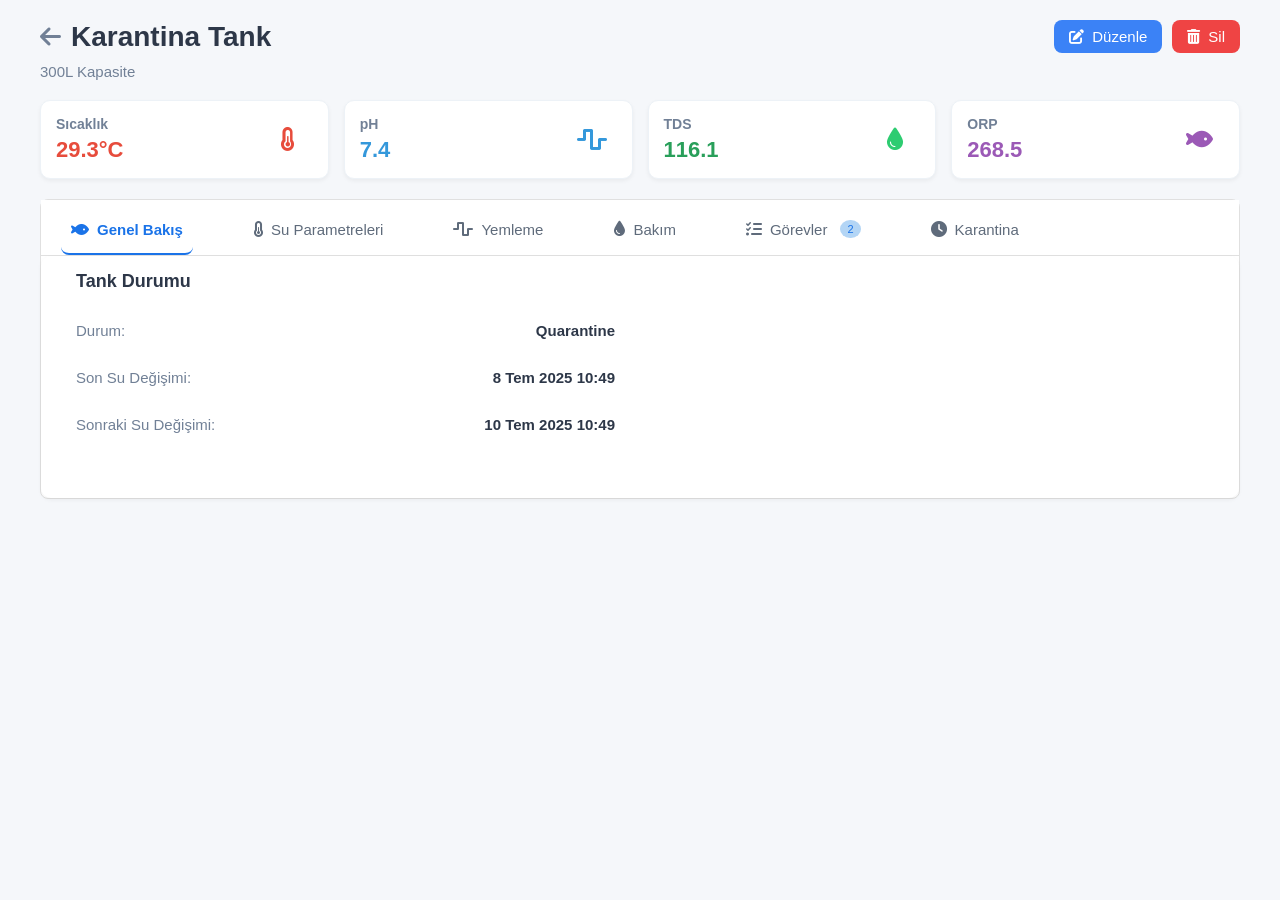
<file: tank/karantina-tank-detay.html>
<!DOCTYPE html>
<html lang="tr">
  <head>
    <meta charset="UTF-8" />
    <meta name="viewport" content="width=device-width, initial-scale=1.0" />
    <title>Karantina Tankı - Diskus Yönetimi</title>
    <link rel="stylesheet" href="https://cdnjs.cloudflare.com/ajax/libs/font-awesome/6.4.0/css/all.min.css" />
    <link rel="stylesheet" href="https://cdnjs.cloudflare.com/ajax/libs/font-awesome/6.4.0/css/all.min.css" />
    <link rel="stylesheet" href="https://cdnjs.cloudflare.com/ajax/libs/font-awesome/6.0.0-beta3/css/all.min.css" />
    <link rel="stylesheet" href="css/ana-tank-detay.css" />
  </head>
  <body>
    <div class="container">
      <!-- 1. KISIM -->
      <div class="header">
        <h1>
          <a href="index.html" class="back-arrow"><i class="fas fa-arrow-left"></i></a>
          Karantina Tank
        </h1>
        <div class="header-buttons">
          <button class="action-btn blue-btn" id="openEditTankModalBtn">
            <i class="fas fa-edit"></i>
            Düzenle
          </button>
          <button class="action-btn red-btn" id="openDeleteModalBtn">
            <i class="fas fa-trash-alt"></i>
            Sil
          </button>
        </div>
      </div>
      <p class="tank-capacity">300L Kapasite</p>

      <!-- 2. KISIM TANK PARAMETRE KARTLARI -->
      <div class="stats-container parameter-cards">
        <div class="stat-card parameter-card">
          <div class="param-details">
            <h3>Sıcaklık</h3>
            <div class="count" style="color: #e74c3c">29.3°C</div>
          </div>
          <div class="param-icon-right"><i class="fas fa-thermometer-half" style="color: #e74c3c"></i></div>
        </div>
        <div class="stat-card parameter-card">
          <div class="param-details">
            <h3>pH</h3>
            <div class="count" style="color: #3498db">7.4</div>
          </div>
          <div class="param-icon-right"><i class="fas fa-wave-square" style="color: #3498db"></i></div>
        </div>
        <div class="stat-card parameter-card">
          <div class="param-details">
            <h3>TDS</h3>
            <div class="count" style="color: #299f5a">116.1</div>
          </div>
          <div class="param-icon-right"><i class="fas fa-tint" style="color: #2ecc71"></i></div>
        </div>
        <div class="stat-card parameter-card">
          <div class="param-details">
            <h3>ORP</h3>
            <div class="count" style="color: #9b59b6">268.5</div>
          </div>
          <div class="param-icon-right"><i class="fas fa-fish" style="color: #9b59b6"></i></div>
        </div>
      </div>

      <div class="tab-container">
        <!-- 3. KISIM NAVİGASYON SEKMELERİ -->
        <div class="tab-navigation">
          <button class="tab active" onclick="showTab('genel-bakis', this)">
            <i class="fas fa-fish"></i>
            Genel Bakış
          </button>
          <button class="tab" onclick="showTab('su-parametreleri', this)">
            <i class="fas fa-thermometer-half"></i>
            Su Parametreleri
          </button>
          <button class="tab" onclick="showTab('yemleme', this)">
            <i class="fas fa-wave-square"></i>
            Yemleme
          </button>
          <button class="tab" onclick="showTab('bakim', this)">
            <i class="fas fa-tint"></i>
            Bakım
          </button>
          <button class="tab" onclick="showTab('gorevler', this)">
            <i class="fas fa-tasks"></i>
            Görevler
            <span class="badge">2</span>
          </button>
          <button class="tab" onclick="showTab('karantina', this)">
            <i class="fas fa-clock"></i>
            Karantina
          </button>
        </div>

        <!-- 4. KISIM GENEL BAKIŞ  -->
        <div class="main-content-area active">
          <div id="genel-bakis" class="tab-content active">
            <div class="content-row">
              <!-- Tank Durumu Kartı -->
              <div class="content-card tank-status-card">
                <h3>Tank Durumu</h3>
                <div class="status-item">
                  <span class="label">Durum:</span>
                  <span class="value">Quarantine</span>
                </div>
                <div class="status-item">
                  <span class="label">Son Su Değişimi:</span>
                  <span class="value">8 Tem 2025 10:49</span>
                </div>
                <div class="status-item">
                  <span class="label">Sonraki Su Değişimi:</span>
                  <span class="value">10 Tem 2025 10:49</span>
                </div>
              </div>

              <div class="breeding-pair-wrapper"></div>
            </div>
          </div>
        </div>

        <!-- 5. KISIM SU PARAMETRELERİ  -->
        <div id="su-parametreleri" class="tab-content">
          <div class="page-content">
            <div class="page-header">
              <h2>Su Parametreleri</h2>
              <button class="add-parameter-btn" id="openParemetreEkle">
                <i class="fas fa-plus"></i>
                Parametre Ekle
              </button>
            </div>

            <div class="charts-grid">
              <div class="chart-card">
                <h3>Sıcaklık (°C)</h3>
                <div class="chart-placeholder">
                  <div class="chart-line red-line"></div>
                  <div class="min-val">28.1°C</div>
                  <div class="max-val">29.6°C</div>
                </div>
                <span class="last-measure">Son 15 ölçüm</span>
              </div>

              <div class="chart-card">
                <h3>pH</h3>
                <div class="chart-placeholder">
                  <div class="chart-line blue-line"></div>
                  <div class="min-val">6.0</div>
                  <div class="max-val">7.5</div>
                </div>
                <span class="last-measure">Son 15 ölçüm</span>
              </div>

              <div class="chart-card">
                <h3>TDS (ppm)</h3>
                <div class="chart-placeholder">
                  <div class="chart-line green-line"></div>
                  <div class="min-val">81.0 ppm</div>
                  <div class="max-val">119.9 ppm</div>
                </div>
                <span class="last-measure">Son 15 ölçüm</span>
              </div>

              <div class="chart-card">
                <h3>ORP (mV)</h3>
                <div class="chart-placeholder">
                  <div class="chart-line purple-line"></div>
                  <div class="min-val">207.3 mV</div>
                  <div class="max-val">293.9 mV</div>
                </div>
                <span class="last-measure">Son 15 ölçüm</span>
              </div>
            </div>

            <div class="recent-measurements">
              <h3>Son Ölçümler</h3>
              <table>
                <thead>
                  <tr>
                    <th>Tarih</th>
                    <th>Sıcaklık</th>
                    <th>pH</th>
                    <th>TDS</th>
                    <th>ORP</th>
                    <th>İşlemler</th>
                  </tr>
                </thead>
                <tbody>
                  <tr>
                    <td>27 Haz</td>
                    <td>
                      <span class="value-badge success">
                        <i class="fas fa-check-circle"></i>
                        29.3°C
                      </span>
                    </td>
                    <td>
                      <span class="value-badge danger">
                        <i class="fas fa-exclamation-triangle"></i>
                        7.4
                      </span>
                    </td>
                    <td>
                      <span class="value-badge success">
                        <i class="fas fa-check-circle"></i>
                        116.1 ppm
                      </span>
                    </td>
                    <td>
                      <span class="value-badge success">
                        <i class="fas fa-check-circle"></i>
                        268.5 mV
                      </span>
                    </td>
                    <td class="actions">
                      <a href="#" class="fa-solid fa-pen-to-square edit-icon" id="editButton"></a>
                      <!-- düzenle butonu su parametreleri Modal -->
                      <div class="modal-edit" id="editModal">
                        <div class="modal-edit-content">
                          <span class="modal-edit-close" id="closeModal">&times;</span>
                          <h2>Su Parametresi Düzenle</h2>

                          <div class="form-group">
                            <div class="datetime-row">
                              <div class="date-input-container">
                                <label for="measurement-date">Tarih</label>
                                <div class="input-with-icon">
                                  <input type="date" id="measurement-date" value="2025-06-27" />
                                  <i class="fas fa-calendar-alt"></i>
                                </div>
                              </div>

                              <div class="time-input-container">
                                <label for="measurement-time">Saat</label>
                                <div class="input-with-icon">
                                  <input type="time" id="measurement-time" value="18:30" />
                                  <i class="fas fa-clock"></i>
                                </div>
                              </div>
                            </div>
                          </div>
                          <div class="form-group">
                            <h3>Temel Parametreler</h3>
                            <div class="form-row">
                              <div class="input-group">
                                <label>Sıcaklık (°C)</label>
                                <input type="number" value="28,044448948937116" />
                              </div>
                              <div class="input-group">
                                <label>TDS (ppm)</label>
                                <input type="number" value="82,98953194003903" />
                              </div>
                            </div>
                            <div class="form-row">
                              <div class="input-group">
                                <label>pH</label>
                                <input type="number" value="6,754370317450035" />
                              </div>
                              <div class="input-group">
                                <label>ORP (mV)</label>
                                <input type="number" value="251,74375883843715" />
                              </div>
                            </div>
                          </div>

                          <div class="form-group">
                            <h3>Azot Döngüsü Parametreleri (Opsiyonel)</h3>
                            <div class="form-row triple">
                              <div class="input-group">
                                <label>Amonyak (ppm)</label>
                                <input type="number" value="0.00" />
                              </div>
                              <div class="input-group">
                                <label>Nitrit (ppm)</label>
                                <input type="number" value="0.00" />
                              </div>
                              <div class="input-group">
                                <label>Nitrat (ppm)</label>
                                <input type="number" value="0.00" />
                              </div>
                            </div>
                          </div>

                          <div class="form-group">
                            <label>Notlar (Opsiyonel)</label>
                            <textarea placeholder="Ek notlar..."></textarea>
                          </div>

                          <div class="modal-edit-buttons">
                            <button class="cancel-parametre">İptal</button>
                            <button class="update-parametre">Güncelle</button>
                          </div>
                        </div>
                      </div>

                      <a href="#" class="action-icon delete" id="deleteButton"><i class="fas fa-trash-alt"></i></a>
                    </td>
                  </tr>
                </tbody>
              </table>
            </div>
          </div>
        </div>

        <!-- 6. KISIM YEMLEME  -->
        <div id="yemleme" class="tab-content">
          <div class="page-content">
            <div class="page-header">
              <h2>Yemleme Kayıtları</h2>
              <button class="add-parameter-btn-yemleme" id="openYemlemeEkle">
                <i class="fas fa-plus"></i>
                Yemleme Ekle
              </button>
            </div>

            <!-- Yemleme Kartı -->
            <div class="card">
              <div class="card-header">
                <strong>Canlı Yem</strong>
                <div class="card-actions">
                  <span class="card-date">28 Haz 2025 14:21</span>
                  <td class="actions">
                    <a href="#" class="fa-solid fa-pen-to-square edit-icon" id="editButtonYemleme"></a>

                    <!-- düzenle butonu yemleme parametreleri -->
                    <div class="modal-edit" id="editModalYemleme">
                      <div class="modal-edit-content">
                        <span class="modal-edit-close" id="closeModalYemleme">&times;</span>
                        <h2>Yemleme Kaydı Düzenle</h2>

                        <div class="form-group">
                          <div class="datetime-row">
                            <div class="date-input-container">
                              <label for="measurement-date">Tarih</label>
                              <div class="input-with-icon">
                                <input type="date" id="measurement-date" value="2025-06-27" />
                                <i class="fas fa-calendar-alt"></i>
                              </div>
                            </div>

                            <div class="time-input-container">
                              <label for="measurement-time">Saat</label>
                              <div class="input-with-icon">
                                <input type="time" id="measurement-time" value="18:30" />
                                <i class="fas fa-clock"></i>
                              </div>
                            </div>
                          </div>
                        </div>

                        <div class="form-group">
                          <div class="form-row">
                            <div class="input-group">
                              <label>Yem Türü</label>
                              <select>
                                <option>Yem türü seçin...</option>
                                <option>Artemia</option>
                                <option>Mikro Yem</option>
                                <option>Dondurulmuş Yem</option>
                                <option>Granül Yem</option>
                                <option>Canlı Yem</option>
                                <option>Diğer</option>
                              </select>
                            </div>
                          </div>
                          <div class="form-row">
                            <div class="input-group">
                              <label>Miktar</label>
                              <input type="text" placeholder="örn: 1 çay kaşığı , 5ml, az miktarda..." />
                            </div>
                          </div>
                        </div>

                        <div class="form-group">
                          <label>Notlar (Opsiyonel)</label>
                          <textarea placeholder="Ek notlar..."></textarea>
                        </div>

                        <div class="modal-edit-buttons">
                          <button class="cancel-yemleme">İptal</button>
                          <button class="update-yemleme" style="background-color: #4a9433">Güncelle</button>
                        </div>
                      </div>
                    </div>
                    <a href="#" class="fa-solid fa-trash delete-icon" id="deleteButtonYemleme"></a>
                  </td>
                </div>
              </div>
              <div class="card-body">
                <p>
                  <span class="label">Miktar:</span>
                  1 çay kaşığı
                </p>
                <p>İştahla yedi</p>
              </div>
            </div>
            <div class="info-card">
              <p>Henüz yemleme kaydı bulunmuyor.</p>
            </div>
          </div>
        </div>

        <!-- 7. KISIM BAKIM  -->
        <div id="bakim" class="tab-content">
          <div class="page-content">
            <div class="page-header">
              <h2>Su Değişimi Kayıtları</h2>
              <button class="add-parameter-btn-bakim" id="openBakimEkle">
                <i class="fas fa-plus"></i>
                Su Değişimi Ekle
              </button>
            </div>
            <div class="card">
              <div class="card-header">
                <strong>%25 Su Değişimi</strong>
                <div class="card-actions">
                  <span class="card-date">28 Haz 2025 14:21</span>
                  <td class="actions">
                    <a href="#" class="fa-solid fa-pen-to-square edit-icon" id="editButtonBakim"></a>
                    <!-- düzenle butonu bakım parametreleri -->
                    <div class="modal-edit" id="editModalBakim">
                      <div class="modal-edit-content">
                        <span class="modal-edit-close" id="closeModalBakim">&times;</span>
                        <h2>Su Değişimi Kaydı Düzenle</h2>

                        <div class="form-group">
                          <div class="datetime-row">
                            <div class="date-input-container">
                              <label for="measurement-date">Tarih</label>
                              <div class="input-with-icon">
                                <input type="date" id="measurement-date" value="2025-06-27" />
                                <i class="fas fa-calendar-alt"></i>
                              </div>
                            </div>

                            <div class="time-input-container">
                              <label for="measurement-time">Saat</label>
                              <div class="input-with-icon">
                                <input type="time" id="measurement-time" value="18:30" />
                                <i class="fas fa-clock"></i>
                              </div>
                            </div>
                          </div>
                        </div>

                        <div class="form-group">
                          <div class="form-row">
                            <div class="input-group">
                              <label>Değiştirilen Su Yüzdesi (%)</label>
                              <input type="number" placeholder="örn: 25" />
                            </div>
                          </div>
                          <div class="form-row">
                            <div class="input-group">
                              <label>Sebep</label>
                              <select>
                                <option>Sebep seçin...</option>
                                <option>Rutin Bakım</option>
                                <option>Yüksek Nitrat</option>
                                <option>pH Düzenleme</option>
                                <option>Bulanık Su</option>
                                <option>Hastalık Önleme</option>
                                <option>Yemleme Sonrası</option>
                                <option>Diğer</option>
                              </select>
                            </div>
                          </div>
                        </div>

                        <div class="form-group">
                          <label>Notlar (Opsiyonel)</label>
                          <textarea placeholder="Ek notlar..."></textarea>
                        </div>

                        <div class="modal-edit-buttons">
                          <button class="cancel-bakim">İptal</button>
                          <button class="update-bakim" style="background-color: #e03c3c">Güncelle</button>
                        </div>
                      </div>
                    </div>
                    <a href="#" class="fa-solid fa-trash delete-icon" id="deleteButtonBakim"></a>
                  </td>
                </div>
              </div>
              <div class="card-body">
                <p>
                  <span class="label">Sebep:</span>
                  Rutin bakım
                </p>
                <p>Su kalitesi mükemmel</p>
              </div>
            </div>
            <div class="info-card">
              <p>Henüz su değişimi kaydı bulunmuyor.</p>
            </div>
          </div>
        </div>

        <!-- 8.KISIM GÖREVLER -->
        <div id="gorevler" class="tab-content">
          <div class="page-content">
            <div class="page-header">
              <div class="basliklar">
                <p>Tank Görevleri</p>
                <p>Görev Yönetimi</p>
              </div>

              <div class="button-wrapper">
                <div class="text-sm text-slate-600 status">0 bekleyen • 0 tamamlanan</div>
                <button class="add-parameter-btn" id="openTaskModalBtn">
                  <i class="fas fa-plus"></i>
                  Görev Ekle
                </button>
              </div>
            </div>

            <div class="filter-row">
              <div class="filter-section">
                <i class="fas fa-filter"></i>
                <select>
                  <option>Tüm Görevler</option>
                  <option>Bekleyen</option>
                  <option>Tamamlanan</option>
                  <option>Geciken</option>
                </select>

                <select>
                  <option>Tüm Tanklar</option>
                  <option>Genel Görevler</option>
                  <option>Ana Üretim Tankı</option>
                </select>
              </div>
            </div>

            <!-- GÖREV KARTI -->
            <div class="task-header" style="display: flex; align-items: center; gap: 8px">
              <strong>Üretim Tankı Su Değişimi</strong>
              <span
                style="
                  background-color: #fee2e2;
                  color: #b91c1c;
                  padding: 2px 8px;
                  border-radius: 12px;
                  font-size: 12px;
                "
              >
                Yüksek
              </span>
              <div class="task-actions" style="margin-left: auto">
                <a href="#" class="fa-solid fa-pen-to-square edit-icon" id="editButtonGorev"></a>
                <a href="#" class="fa-solid fa-trash delete-icon" id="deleteButtonGorev"></a>
              </div>
            </div>
            <div class="task-body">
              <div style="display: flex; justify-content: space-between; align-items: center; width: 100%">
                <div>
                  <p style="margin: 4px 0; color: #334155">%50 su değişimi - üretim döneminde kritik</p>
                  <div class="task-info">
                    <span class="info-item">
                      <i class="fas fa-calendar-alt"></i>
                      <span>8 Tem 2025 14:16</span>
                    </span>
                    <span class="info-item">
                      <i class="fas fa-map-pin konum" style="color: #ba3615"></i>
                      <span>Ana Üretim Tankı</span>
                    </span>
                    <span class="info-item">
                      <i class="fas fa-clock"></i>
                      <span>Her 1 gün</span>
                    </span>
                  </div>
                </div>
              </div>
            </div>
            <div class="info-card">
              <p>Henüz görev bulunmuyor.</p>
            </div>

            <!-- düzenle butonu görev Modal -->
            <div class="modal-edit" id="editModalGorev">
              <div class="modal-edit-content">
                <span class="modal-edit-close" id="closeModalGorev">&times;</span>
                <h2>Görevi Düzenle</h2>

                <div class="form-group">
                  <label for="taskTitle">Başlık</label>
                  <input type="text" id="taskTitle" value="Üretim Tankı Su Değişimi" />
                </div>

                <div class="form-group">
                  <label for="taskDescription">Açıklama</label>
                  <textarea id="taskDescription" rows="4">%50 su değişimi - üretim döneminde kritik</textarea>
                </div>

                <div class="form-group">
                  <div class="form-row">
                    <div class="input-group">
                      <label for="taskTank">Tank</label>
                      <select id="taskTank">
                        <option>Genel Görev</option>
                        <option selected>Ana Üretim Tankı</option>
                      </select>
                    </div>
                    <div class="input-group">
                      <label for="taskCategory">Kategori</label>
                      <select id="taskCategory">
                        <option>Diğer</option>
                        <option>Yemleme</option>
                        <option>Bakım</option>
                        <option>İzleme</option>
                        <option>Üreme</option>
                        <option>Azot Döngüsü</option>
                      </select>
                    </div>
                  </div>
                </div>

                <div class="form-group">
                  <div class="form-row">
                    <div class="input-group">
                      <label for="taskPriority">Öncelik</label>
                      <select id="taskPriority">
                        <option>Düşük</option>
                        <option>Orta</option>
                        <option selected>Yüksek</option>
                      </select>
                    </div>
                    <div class="input-group">
                      <label for="taskDate">Tarih</label>
                      <div class="input-with-icon">
                        <input type="date" id="taskDate" value="2025-07-08" />
                        <i class="fas fa-calendar-alt"></i>
                      </div>
                    </div>
                    <div class="input-group">
                      <label for="taskTime">Saat</label>
                      <div class="input-with-icon">
                        <input type="time" id="taskTime" value="14:16" />
                        <i class="fas fa-clock"></i>
                      </div>
                    </div>
                  </div>
                </div>
                <div class="custom-checkbox-group">
                  <input type="checkbox" id="recurringTaskTwo" />
                  <label for="recurringTaskTwo">Tekrarlanan görev</label>
                </div>
                <!-- Tekrarlama Ayarları (Başlangıçta Gizli) -->
                <div id="recurringOptionsTwo" style="display: none; margin-top: 15px">
                  <div class="form-row">
                    <div class="form-group">
                      <label for="repeatType">Tekrarlama Türü</label>
                      <select id="repeatType">
                        <option>Günlük</option>
                        <option>Saatlik</option>
                      </select>
                    </div>
                    <div class="form-group">
                      <label for="repeatInterval">Aralık</label>
                      <input type="number" id="repeatInterval" value="1" min="1" />
                    </div>
                  </div>
                  <div
                    style="
                      margin-top: 8px;
                      font-size: 13px;
                      color: #174491;
                      background-color: #e6f0ff;
                      padding: 8px;
                      border-radius: 5px;
                    "
                  >
                    <strong>Örnek:</strong>
                    Günlük tekrarlama için 1 gün arayla görev tekrarlanır.
                  </div>
                </div>

                <div class="modal-edit-buttons">
                  <button class="cancel-gorev">İptal</button>
                  <button class="update-gorev">Güncelle</button>
                </div>
              </div>
            </div>
          </div>
        </div>

        <!-- 9. KISIM ÜRETİM DÖNGÜSÜ  -->
        <!-- <div id="uretim-dongusu" class="tab-content">
          <div class="page-content">
            <div class="page-header">
              <h2>Üretim Döngüsü</h2>
              <button class="add-parameter-btn">
                <i class="fas fa-plus"></i>
                Döngü Ekle
              </button>
            </div>
            <p>Üretim döngüsü ile ilgili detaylı bilgiler ve yavru kayıtları burada yer alacaktır.</p>
          </div>
        </div> -->
      </div>

      <!-- PAREMETRE EKLE BUTONU -->
      <div class="modal-edit" id="addModalParametre">
        <div class="modal-edit-content">
          <span class="modal-edit-close" id="closeAddModalParametre">&times;</span>
          <h2>Su Parametresi Ekle</h2>

          <div class="form-group">
            <div class="datetime-row">
              <div class="date-input-container">
                <label for="measurement-date">Tarih</label>
                <div class="input-with-icon">
                  <input type="date" id="measurement-date" value="2025-06-27" />
                  <i class="fas fa-calendar-alt"></i>
                </div>
              </div>

              <div class="time-input-container">
                <label for="measurement-time">Saat</label>
                <div class="input-with-icon">
                  <input type="time" id="measurement-time" value="18:30" />
                  <i class="fas fa-clock"></i>
                </div>
              </div>
            </div>
          </div>

          <div class="form-group">
            <h3>Temel Parametreler</h3>
            <div class="form-row">
              <div class="input-group">
                <label>Sıcaklık (°C)</label>
                <input type="number" value="28,044448948937116" />
              </div>
              <div class="input-group">
                <label>TDS (ppm)</label>
                <input type="number" value="82,98953194003903" />
              </div>
            </div>
            <div class="form-row">
              <div class="input-group">
                <label>pH</label>
                <input type="number" value="6,754370317450035" />
              </div>
              <div class="input-group">
                <label>ORP (mV)</label>
                <input type="number" value="251,74375883843715" />
              </div>
            </div>
          </div>

          <div class="form-group">
            <label>Notlar (Opsiyonel)</label>
            <textarea placeholder="Ek notlar..."></textarea>
          </div>

          <div class="modal-edit-buttons">
            <button class="cancel-parametre">İptal</button>
            <button class="update-parametre">Ekle</button>
          </div>
        </div>
      </div>

      <!-- YEMLEME EKLE BUTONU -->
      <div class="modal-edit" id="addModalYemleme">
        <div class="modal-edit-content">
          <span class="modal-edit-close" id="closeAddModalYemleme">&times;</span>
          <h2>Yemleme Kaydı Ekle</h2>

          <div class="form-group">
            <div class="datetime-row">
              <div class="date-input-container">
                <label for="measurement-date">Tarih</label>
                <div class="input-with-icon">
                  <input type="date" id="measurement-date" value="2025-06-27" />
                  <i class="fas fa-calendar-alt"></i>
                </div>
              </div>

              <div class="time-input-container">
                <label for="measurement-time">Saat</label>
                <div class="input-with-icon">
                  <input type="time" id="measurement-time" value="18:30" />
                  <i class="fas fa-clock"></i>
                </div>
              </div>
            </div>
          </div>

          <div class="form-group">
            <div class="form-row">
              <div class="input-group">
                <label>Yem Türü</label>
                <select>
                  <option>Yem türü seçin...</option>
                  <option>Artemia</option>
                  <option>Mikro Yem</option>
                  <option>Dondurulmuş Yem</option>
                  <option>Granül Yem</option>
                  <option>Canlı Yem</option>
                  <option>Diğer</option>
                </select>
              </div>
            </div>
            <div class="form-row">
              <div class="input-group">
                <label>Miktar</label>
                <input type="text" placeholder="örn: 1 çay kaşığı , 5ml, az miktarda..." />
              </div>
            </div>
          </div>

          <div class="form-group">
            <label>Notlar (Opsiyonel)</label>
            <textarea placeholder="Ek notlar..."></textarea>
          </div>

          <div class="modal-edit-buttons">
            <button class="cancel-yemleme">İptal</button>
            <button class="save-yemleme">Kaydet</button>
          </div>
        </div>
      </div>

      <!-- SU DEĞİŞİMİ EKLE BUTONU -->
      <div class="modal-edit" id="addModalBakim">
        <div class="modal-edit-content">
          <span class="modal-edit-close" id="closeAddModalBakim">&times;</span>
          <h2>Su Değişimi Kaydı Ekle</h2>

          <div class="form-group">
            <div class="datetime-row">
              <div class="date-input-container">
                <label for="measurement-date">Tarih</label>
                <div class="input-with-icon">
                  <input type="date" id="measurement-date" value="2025-06-27" />
                  <i class="fas fa-calendar-alt"></i>
                </div>
              </div>

              <div class="time-input-container">
                <label for="measurement-time">Saat</label>
                <div class="input-with-icon">
                  <input type="time" id="measurement-time" value="18:30" />
                  <i class="fas fa-clock"></i>
                </div>
              </div>
            </div>
          </div>

          <div class="form-group">
            <div class="form-row">
              <div class="input-group">
                <label>Değiştirilen Su Yüzdesi (%)</label>
                <input type="number" placeholder="örn: 25" />
              </div>
            </div>
            <div class="form-row">
              <div class="input-group">
                <label>Sebep</label>
                <select>
                  <option>Sebep seçin...</option>
                  <option>Rutin Bakım</option>
                  <option>Yüksek Nitrat</option>
                  <option>pH Düzenleme</option>
                  <option>Bulanık Su</option>
                  <option>Hastalık Önleme</option>
                  <option>Yemleme Sonrası</option>
                  <option>Diğer</option>
                </select>
              </div>
            </div>
          </div>

          <div class="form-group">
            <label>Notlar (Opsiyonel)</label>
            <textarea placeholder="Ek notlar..."></textarea>
          </div>

          <div class="modal-edit-buttons">
            <button class="cancel-bakim">İptal</button>
            <button class="save-bakim">Kaydet</button>
          </div>
        </div>
      </div>

      <!-- GÖREV EKLE BUTONU -->
      <div id="taskModalAna" class="custom-task-modal">
        <div class="custom-modal-content">
          <span class="custom-modal-close" onclick="document.getElementById('taskModalAna').style.display='none'">
            &times;
          </span>
          <h2>Yeni Görev Ekle</h2>
          <form>
            <div class="form-group">
              <label for="taskTitle">Başlık</label>
              <input type="text" id="taskTitle" placeholder="" />
            </div>
            <div class="form-group">
              <label for="taskDescription">Açıklama</label>
              <textarea id="taskDescription" rows="4" placeholder=""></textarea>
            </div>

            <div class="form-group">
              <div class="form-row">
                <div class="input-group">
                  <label for="taskTank">Tank</label>
                  <select id="taskTank">
                    <option>Genel Görev</option>
                    <option>Ana Üretim Tankı</option>
                  </select>
                </div>

                <div class="input-group">
                  <label for="taskCategory">Kategori</label>
                  <select id="taskCategory">
                    <option>Diğer</option>
                    <option>Yemleme</option>
                    <option>Bakım</option>
                    <option>İzleme</option>
                    <option>Üreme</option>
                    <option>Azot Döngüsü</option>
                  </select>
                </div>
              </div>
            </div>

            <div class="form-group">
              <div class="form-row">
                <div class="input-group">
                  <label for="taskPriority">Öncelik</label>
                  <select id="taskPriority">
                    <option>Düşük</option>
                    <option selected>Orta</option>
                    <option>Yüksek</option>
                  </select>
                </div>
                <div class="input-group">
                  <label for="taskDate">Tarih</label>
                  <div class="input-with-icon">
                    <input type="date" id="taskDate" value="2025-06-28" />
                    <i class="fas fa-calendar-alt"></i>
                  </div>
                </div>
                <div class="input-group">
                  <label for="taskTime">Saat</label>
                  <div class="input-with-icon">
                    <input type="time" id="taskTime" value="09:00" />
                    <i class="fas fa-clock"></i>
                  </div>
                </div>
              </div>
            </div>

            <div class="custom-checkbox-group">
              <input type="checkbox" id="recurringTask" />
              <label for="recurringTask">Tekrarlanan görev</label>
            </div>

            <!-- Tekrarlama Ayarları (Başlangıçta Gizli) -->
            <div id="recurringOptions" style="display: none; margin-top: 15px">
              <div class="form-row">
                <div class="form-group">
                  <label for="repeatType">Tekrarlama Türü</label>
                  <select id="repeatType">
                    <option>Günlük</option>
                    <option>Saatlik</option>
                  </select>
                </div>
                <div class="form-group">
                  <label for="repeatInterval">Aralık</label>
                  <input type="number" id="repeatInterval" value="1" min="1" />
                </div>
              </div>
              <div
                style="
                  margin-top: 1px;
                  margin-bottom: 20px;
                  font-size: 13px;
                  color: #174491;
                  background-color: #e6f0ff;
                  padding: 8px;
                  border-radius: 5px;
                "
              >
                <strong>Örnek:</strong>
                Günlük tekrarlama için 1 gün arayla görev tekrarlanır.
              </div>
            </div>

            <div class="custom-modal-buttons">
              <button
                type="button"
                class="custom-modal-button"
                onclick="document.getElementById('taskModalAna').style.display='none'"
              >
                İptal
              </button>
              <button type="submit" class="custom-modal-submit">Ekle</button>
            </div>
          </form>
        </div>
      </div>

      <!-- (11) KISIM DÜZENLE BUTONU -->
      <div id="editTankModal" class="modal">
        <div class="modal-content">
          <span class="close" onclick="document.getElementById('editTankModal')">&times;</span>
          <h2>Tank Düzenle</h2>
          <form>
            <label for="editTankName">Tank Adı</label>
            <input type="text" id="editTankName" value="Karantina Tank" />

            <label for="editTankCapacity">Kapasite (Litre)</label>
            <input type="number" id="editTankCapacity" value="300" />

            <div class="modal-buttons">
              <button
                type="button"
                class="modal-button"
                onclick="document.getElementById('editTankModal').style.display='none'"
              >
                İptal
              </button>
              <button type="submit" class="modal-submit blue-submit-btn">Güncelle</button>
            </div>
          </form>
        </div>
      </div>

      <!-- (12) KISIM SİL BUTONU -->
      <div class="delete-modal-overlay hidden-modal">
        <div class="delete-modal">
          <div class="delete-modal-header">
            <h3>Tank Silme Onayı</h3>
            <button class="close-button" id="closeModalBtn">&times;</button>
          </div>

          <div class="delete-modal-content">
            <p style="color: #71271e; font-weight: 600">
              "Karantina Tankı" tankını silmek istediğinizden emin misiniz?
            </p>
            <p>Bu işlem geri alınamaz ve aşağıdaki veriler de silinecek:</p>
            <ul>
              <li>Su parametreleri</li>
              <li>Yemleme kayıtları</li>
              <li>Su değişimi kayıtları</li>
              <li>Yavru sayım kayıtları</li>
              <li>Tank ile ilgili görevler</li>
              <li>Fotoğraf albümü</li>
            </ul>
          </div>

          <div class="delete-modal-footer">
            <button class="cancel-button" id="cancelModalBtn">İptal</button>
            <button class="delete-button">Tankı Sil</button>
          </div>
        </div>
      </div>
    </div>

    <script>
      // SAYFALAR ARASI GEÇİŞ
      function showTab(tabId, element) {
        const tabContents = document.querySelectorAll(".tab-content");
        tabContents.forEach((content) => {
          content.style.display = "none";
        });

        const tabButtons = document.querySelectorAll(".tab-navigation button");
        tabButtons.forEach((button) => {
          button.classList.remove("active");
        });

        document.getElementById(tabId).style.display = "block";
        element.classList.add("active");
      }

      // PAREMETRE EKLE
      document.addEventListener("DOMContentLoaded", function () {
        const openBtn = document.getElementById("openParemetreEkle"); // "Parametre Ekle" butonu
        const modal = document.getElementById("addModalParametre"); // Modal kutusu
        const closeBtn = document.getElementById("closeAddModalParametre"); // Kapatma (X) ikonu
        const cancelBtn = modal.querySelector(".cancel-parametre"); // İptal butonu

        // Açma
        openBtn.addEventListener("click", function () {
          modal.style.display = "block";
        });

        // Kapatma (X)
        closeBtn.addEventListener("click", function () {
          modal.style.display = "none";
        });

        // Kapatma (İptal)
        cancelBtn.addEventListener("click", function () {
          modal.style.display = "none";
        });

        // Dışa tıklanınca kapat
        window.addEventListener("click", function (e) {
          if (e.target === modal) {
            modal.style.display = "none";
          }
        });
      });

      // YEMLEME EKLE
      document.addEventListener("DOMContentLoaded", function () {
        const openBtn = document.getElementById("openYemlemeEkle"); // "Parametre Ekle" butonu
        const modal = document.getElementById("addModalYemleme"); // Modal kutusu
        const closeBtn = document.getElementById("closeAddModalYemleme"); // Kapatma (X) ikonu
        const cancelBtn = modal.querySelector(".cancel-yemleme"); // İptal butonu

        // Açma
        openBtn.addEventListener("click", function () {
          modal.style.display = "block";
        });

        // Kapatma (X)
        closeBtn.addEventListener("click", function () {
          modal.style.display = "none";
        });

        // Kapatma (İptal)
        cancelBtn.addEventListener("click", function () {
          modal.style.display = "none";
        });

        // Dışa tıklanınca kapat
        window.addEventListener("click", function (e) {
          if (e.target === modal) {
            modal.style.display = "none";
          }
        });
      });

      // SU DEĞİŞİMİ EKLE
      document.addEventListener("DOMContentLoaded", function () {
        const openBtn = document.getElementById("openBakimEkle"); // "Parametre Ekle" butonu
        const modal = document.getElementById("addModalBakim"); // Modal kutusu
        const closeBtn = document.getElementById("closeAddModalBakim"); // Kapatma (X) ikonu
        const cancelBtn = modal.querySelector(".cancel-bakim"); // İptal butonu

        // Açma
        openBtn.addEventListener("click", function () {
          modal.style.display = "block";
        });

        // Kapatma (X)
        closeBtn.addEventListener("click", function () {
          modal.style.display = "none";
        });

        // Kapatma (İptal)
        cancelBtn.addEventListener("click", function () {
          modal.style.display = "none";
        });

        // Dışa tıklanınca kapat
        window.addEventListener("click", function (e) {
          if (e.target === modal) {
            modal.style.display = "none";
          }
        });
      });

      // GÖREV EKLE BUTONU
      document.addEventListener("DOMContentLoaded", function () {
        const taskModal = document.getElementById("taskModalAna");
        const openTaskModalBtn = document.getElementById("openTaskModalBtn");
        const closeTaskModalSpan = taskModal.querySelector(".custom-modal-close");
        const cancelTaskModalBtn = taskModal.querySelector(".custom-modal-button");

        if (openTaskModalBtn) {
          openTaskModalBtn.onclick = () => (taskModal.style.display = "flex");
        }

        if (closeTaskModalSpan) {
          closeTaskModalSpan.onclick = () => (taskModal.style.display = "none");
        }

        if (cancelTaskModalBtn) {
          cancelTaskModalBtn.onclick = () => (taskModal.style.display = "none");
        }

        window.onclick = function (event) {
          if (event.target === taskModal) {
            taskModal.style.display = "none";
          }
        };

        // GÖREV EKLE FORMU İŞLEMLERİ
        const taskForm = document.querySelector("#taskModalAna form");
        if (taskForm) {
          taskForm.addEventListener("submit", function (e) {
            e.preventDefault();

            const task = {
              title: document.getElementById("taskTitle").value.trim(),
              description: document.getElementById("taskDescription").value.trim(),
              tank: document.getElementById("taskTank").value,
              category: document.getElementById("taskCategory").value,
              priority: document.getElementById("taskPriority").value,
              date: document.getElementById("taskDate").value,
              time: document.getElementById("taskTime").value,
              isRecurring: document.getElementById("recurringTask").checked,
            };

            console.log("Yeni Görev:", task);

            taskForm.reset();
            taskModal.style.display = "none";
          });
        }

        // görev ekle tekrarlanan görev
        document.getElementById("recurringTask").addEventListener("change", function () {
          const options = document.getElementById("recurringOptions");
          options.style.display = this.checked ? "block" : "none";
        });
      });

      // DÜZENLE BUTONU
      document.addEventListener("DOMContentLoaded", function () {
        // Tank Düzenle Modalını Açma/Kapama
        const editTankModal = document.getElementById("editTankModal");
        const openEditTankModalBtn = document.getElementById("openEditTankModalBtn");
        const closeEditTankModalSpan = editTankModal.querySelector(".close");
        const cancelEditTankModalBtn = editTankModal.querySelector(".modal-button");

        openEditTankModalBtn.onclick = () => (editTankModal.style.display = "flex");
        closeEditTankModalSpan.onclick = () => (editTankModal.style.display = "none");
        cancelEditTankModalBtn.onclick = () => (editTankModal.style.display = "none");

        window.onclick = function (event) {
          if (event.target === editTankModal) {
            editTankModal.style.display = "none";
          }
        };

        // Form Gönderimi (Örnek)
        const editTankForm = document.querySelector("#editTankModal form");
        editTankForm.addEventListener("submit", function (e) {
          e.preventDefault();
          const formData = {
            tankName: document.getElementById("editTankName").value,
            tankCapacity: document.getElementById("editTankCapacity").value,
            maleName: document.getElementById("maleName").value,
            femaleName: document.getElementById("femaleName").value,
            notes: document.getElementById("notes").value,
            // Dosyalar burada işlenmez, sunucuya gönderilmesi gerekir
          };
          console.log("Tank Güncelleme Bilgileri:", formData);
          alert("Tank bilgileri güncellendi!");
          editTankModal.style.display = "none";
        });

        // Resim Önizleme ve Silme İşlevselliği
        function setupImageUpload(inputElementId, previewElementId) {
          const input = document.getElementById(inputElementId);
          const preview = document.getElementById(previewElementId);
          const deleteBtn = preview.nextElementSibling; // button.delete-image-btn

          input.addEventListener("change", function (event) {
            const file = event.target.files[0];
            if (file) {
              const reader = new FileReader();
              reader.onload = function (e) {
                preview.src = e.target.result;
                preview.style.display = "block";
                if (deleteBtn) deleteBtn.style.display = "block";
              };
              reader.readAsDataURL(file);
            }
          });

          if (deleteBtn) {
            deleteBtn.addEventListener("click", function () {
              preview.src = "";
              preview.style.display = "none";
              input.value = "";
              deleteBtn.style.display = "none";
            });
          }
        }

        setupImageUpload("malePhotoUpload", "malePhotoPreview");
        setupImageUpload("femalePhotoUpload", "femalePhotoPreview");
      });

      // SİL BUTONU
      const openDeleteModalBtn = document.getElementById("openDeleteModalBtn");
      const deleteModalOverlay = document.querySelector(".delete-modal-overlay");
      const closeModalBtn = document.getElementById("closeModalBtn");
      const cancelModalBtn = document.getElementById("cancelModalBtn");

      function openModal() {
        deleteModalOverlay.style.display = "flex";
        setTimeout(() => {
          deleteModalOverlay.classList.add("visible");
        }, 10);
      }

      function closeModal() {
        deleteModalOverlay.classList.remove("visible");
        deleteModalOverlay.addEventListener(
          "transitionend",
          function handler() {
            deleteModalOverlay.style.display = "none";
            deleteModalOverlay.removeEventListener("transitionend", handler);
          },
          { once: true }
        );
      }

      openDeleteModalBtn.addEventListener("click", openModal);
      closeModalBtn.addEventListener("click", closeModal);
      cancelModalBtn.addEventListener("click", closeModal);

      deleteModalOverlay.addEventListener("click", (event) => {
        if (event.target === deleteModalOverlay) {
          closeModal();
        }
      });

      document.addEventListener("keydown", (event) => {
        if (event.key === "Escape" && deleteModalOverlay.classList.contains("visible")) {
          closeModal();
        }
      });

      // su parametreleri düzenle butonu
      document.addEventListener("DOMContentLoaded", function () {
        const modal = document.getElementById("editModal");
        const openBtn = document.getElementById("editButton");
        const closeBtn = document.getElementById("closeModal");
        const cancelBtn = document.querySelector(".cancel-parametre");

        // Butona tıklayınca modal'ı aç
        openBtn.addEventListener("click", function (event) {
          event.preventDefault(); // Sayfanın yukarı kaymasını engelle
          modal.style.display = "block";
        });

        // Kapatma ikonuna tıklanınca modal'ı kapat
        closeBtn.addEventListener("click", function () {
          modal.style.display = "none";
        });

        // İptal butonuna tıklanınca modal'ı kapat
        cancelBtn.addEventListener("click", function () {
          modal.style.display = "none";
        });

        // Modal dışına tıklanınca kapat
        window.addEventListener("click", function (event) {
          if (event.target === modal) {
            modal.style.display = "none";
          }
        });
      });

      // su parametreleri sil butonu
      document.addEventListener("DOMContentLoaded", function () {
        const deleteBtn = document.getElementById("deleteButton");

        deleteBtn.addEventListener("click", function (e) {
          e.preventDefault();

          const confirmed = confirm("Bu kaydı silmek istediğinize emin misiniz?");

          if (confirmed) {
            // Buraya gerçek silme işlemini yazabilirsiniz
            console.log("Kayıt silindi!");
            // Örnek: document.getElementById("row-123").remove();
          } else {
            console.log("Silme işlemi iptal edildi.");
          }
        });
      });

      // yemleme düzenle butonu
      document.addEventListener("DOMContentLoaded", function () {
        const modal = document.getElementById("editModalYemleme");
        const openBtn = document.getElementById("editButtonYemleme");
        const closeBtn = document.getElementById("closeModalYemleme");
        const cancelBtn = document.querySelector(".cancel-yemleme");

        // Butona tıklayınca modal'ı aç
        openBtn.addEventListener("click", function (event) {
          event.preventDefault(); // Sayfanın yukarı kaymasını engelle
          modal.style.display = "block";
        });

        // Kapatma ikonuna tıklanınca modal'ı kapat
        closeBtn.addEventListener("click", function () {
          modal.style.display = "none";
        });

        // İptal butonuna tıklanınca modal'ı kapat
        cancelBtn.addEventListener("click", function () {
          modal.style.display = "none";
        });

        // Modal dışına tıklanınca kapat
        window.addEventListener("click", function (event) {
          if (event.target === modal) {
            modal.style.display = "none";
          }
        });
      });

      // yemleme sil butonu
      document.addEventListener("DOMContentLoaded", function () {
        const deleteBtn = document.getElementById("deleteButtonYemleme");

        deleteBtn.addEventListener("click", function (e) {
          e.preventDefault();

          const confirmed = confirm("Bu kaydı silmek istediğinize emin misiniz?");

          if (confirmed) {
            // Buraya gerçek silme işlemini yazabilirsiniz
            console.log("Kayıt silindi!");
            // Örnek: document.getElementById("row-123").remove();
          } else {
            console.log("Silme işlemi iptal edildi.");
          }
        });
      });

      // bakim düzenle butonu
      document.addEventListener("DOMContentLoaded", function () {
        const modal = document.getElementById("editModalBakim");
        const openBtn = document.getElementById("editButtonBakim");
        const closeBtn = document.getElementById("closeModalBakim");
        const cancelBtn = document.querySelector(".cancel-bakim");

        // Butona tıklayınca modal'ı aç
        openBtn.addEventListener("click", function (event) {
          event.preventDefault(); // Sayfanın yukarı kaymasını engelle
          modal.style.display = "block";
        });

        // Kapatma ikonuna tıklanınca modal'ı kapat
        closeBtn.addEventListener("click", function () {
          modal.style.display = "none";
        });

        // İptal butonuna tıklanınca modal'ı kapat
        cancelBtn.addEventListener("click", function () {
          modal.style.display = "none";
        });

        // Modal dışına tıklanınca kapat
        window.addEventListener("click", function (event) {
          if (event.target === modal) {
            modal.style.display = "none";
          }
        });
      });

      // bakim sil butonu
      document.addEventListener("DOMContentLoaded", function () {
        const deleteBtn = document.getElementById("deleteButtonBakim");

        deleteBtn.addEventListener("click", function (e) {
          e.preventDefault();

          const confirmed = confirm("Bu kaydı silmek istediğinize emin misiniz?");

          if (confirmed) {
            // Buraya gerçek silme işlemini yazabilirsiniz
            console.log("Kayıt silindi!");
            // Örnek: document.getElementById("row-123").remove();
          } else {
            console.log("Silme işlemi iptal edildi.");
          }
        });
      });

      // görev düzenle butonu
      document.addEventListener("DOMContentLoaded", function () {
        const modal = document.getElementById("editModalGorev");
        const openBtn = document.getElementById("editButtonGorev");
        const closeBtn = document.getElementById("closeModalGorev");
        const cancelBtn = document.querySelector(".cancel-gorev");

        // Butona tıklayınca modal'ı aç
        openBtn.addEventListener("click", function (event) {
          event.preventDefault(); // Sayfanın yukarı kaymasını engelle
          modal.style.display = "block";
        });

        // Kapatma ikonuna tıklanınca modal'ı kapat
        closeBtn.addEventListener("click", function () {
          modal.style.display = "none";
        });

        // İptal butonuna tıklanınca modal'ı kapat
        cancelBtn.addEventListener("click", function () {
          modal.style.display = "none";
        });

        // Modal dışına tıklanınca kapat
        window.addEventListener("click", function (event) {
          if (event.target === modal) {
            modal.style.display = "none";
          }
        });

        // görev ekle tekrarlanan görev
        document.getElementById("recurringTaskTwo").addEventListener("change", function () {
          const options = document.getElementById("recurringOptionsTwo");
          options.style.display = this.checked ? "block" : "none";
        });
      });

      // görev sil butonu
      document.addEventListener("DOMContentLoaded", function () {
        const deleteBtn = document.getElementById("deleteButtonGorev");

        deleteBtn.addEventListener("click", function (e) {
          e.preventDefault();

          const confirmed = confirm("Bu kaydı silmek istediğinize emin misiniz?");

          if (confirmed) {
            console.log("Kayıt silindi!");
          } else {
            console.log("Silme işlemi iptal edildi.");
          }
        });
      });
    </script>
  </body>
</html>
</file>
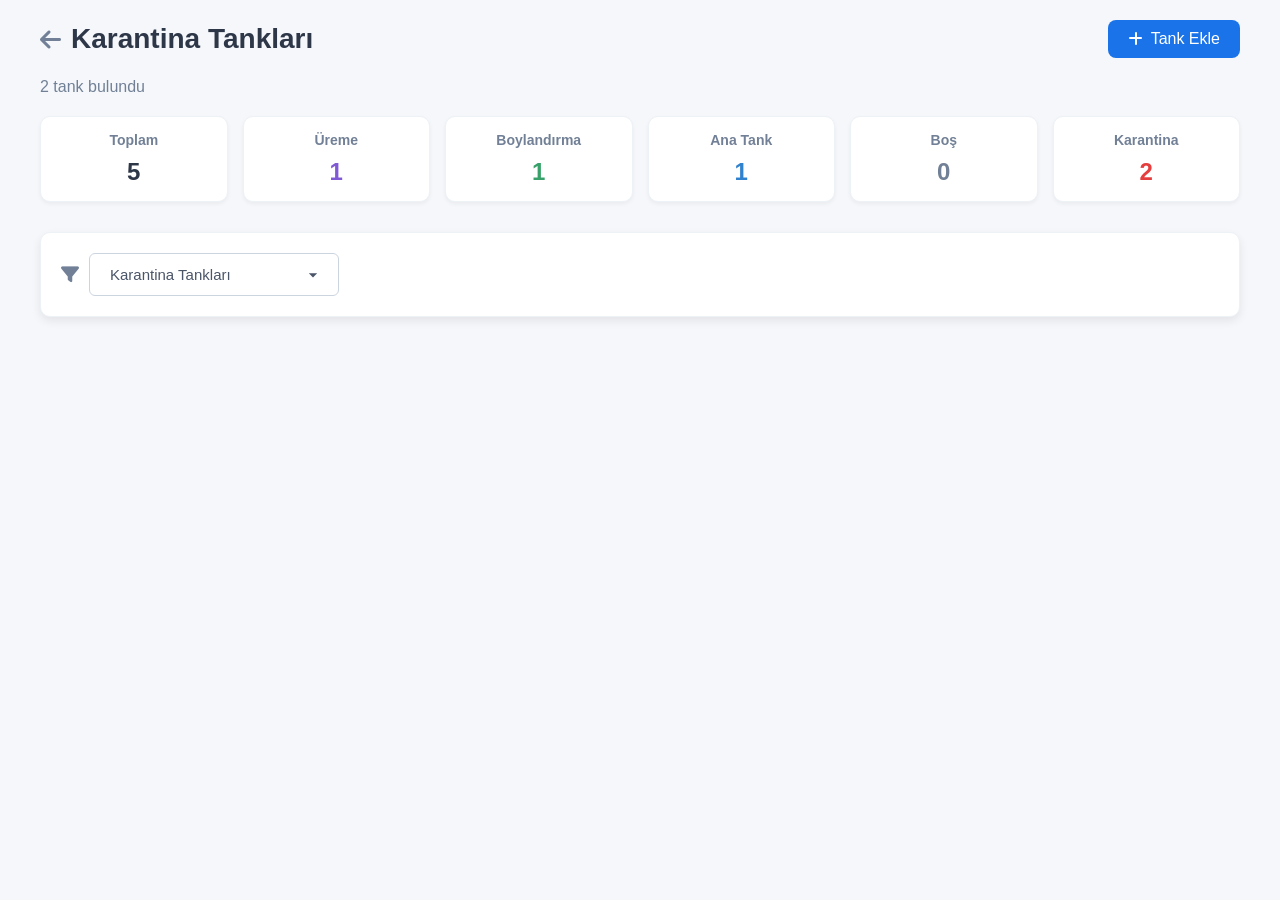
<file: tank/karantina-tank.html>
<!DOCTYPE html>
<html lang="en">
  <head>
    <meta charset="UTF-8" />
    <meta name="viewport" content="width=device-width, initial-scale=1.0" />
    <title>Karantina Tankları - Diskus Üretim Yönetimi</title>
    <link rel="stylesheet" href="https://cdnjs.cloudflare.com/ajax/libs/font-awesome/6.4.0/css/all.min.css" />
    <style>
      /** 1.KISIM */
      * {
        margin: 0;
        padding: 0;
        box-sizing: border-box;
        font-family: "Segoe UI", Tahoma, Geneva, Verdana, sans-serif;
      }

      body {
        background-color: #f5f7fa;
        color: #2d3748;
        padding: 20px;
      }

      .container {
        max-width: 1200px;
        margin: 0 auto;
      }

      .header {
        display: flex;
        justify-content: space-between;
        align-items: center;
        margin-bottom: 20px;
      }

      .header h1 {
        font-size: 28px;
        color: #2d3748;
        display: flex;
        align-items: center;
        gap: 10px;
      }

      .header h1 i {
        font-size: 24px;
        color: #718096;
      }

      .add-tank-btn {
        background: #1a73e8;
        color: white;
        border: none;
        padding: 10px 20px;
        border-radius: 8px;
        font-size: 16px;
        cursor: pointer;
        transition: background 0.2s;
        display: flex;
        align-items: center;
        gap: 8px;
      }

      .add-tank-btn:hover {
        background: #043779;
      }

      .summary {
        color: #718096;
        margin-bottom: 20px;
        font-size: 16px;
      }

      /** 2. KISIM TANK BİLGİLERİ */
      .stats-container {
        display: flex;
        flex-wrap: wrap;
        gap: 15px;
        margin-bottom: 30px;
      }

      .stat-card {
        background: white;
        border-radius: 10px;
        padding: 15px;
        flex: 1;
        min-width: 150px; /* Adjusted for better distribution */
        box-shadow: 0 2px 4px rgba(0, 0, 0, 0.05);
        text-align: center;
        border: 1px solid #edf2f7; /* Added border */
      }

      .stat-card h3 {
        font-size: 14px;
        color: #718096;
        margin-bottom: 10px;
      }

      .stat-card .count {
        font-size: 24px;
        font-weight: 700;
        color: #2d3748;
      }

      .stat-card:nth-child(2) .count {
        color: #805ad5; /* Üreme - Purple */
      }
      .stat-card:nth-child(3) .count {
        color: #38a169; /* Boylandırma - Green */
      }
      .stat-card:nth-child(4) .count {
        color: #3182ce; /* Ana Tank - Blue */
      }
      .stat-card:nth-child(5) .count {
        color: #718096; /* Boş - Gray */
      }
      .stat-card:nth-child(6) .count {
        color: #e53e3e; /* Karantina - Red */
      }

      /** 3. KISIM FİLTRELEME */
      .filter-section {
        display: flex;
        align-items: center;
        gap: 10px;
        margin-bottom: 30px;
        padding: 20px; /* Padding'i artırarak içeriği kutu içinde daha iyi konumlandırın */
        border: 1px solid #edf2f7; /* Hafif bir kenarlık ekleyin */
        border-radius: 10px; /* Köşeleri yuvarlayın */
        background-color: white; /* Arka planı beyaz yapın */
        box-shadow: 0 4px 10px rgba(0, 0, 0, 0.08); /* Hafif bir gölge ekleyin */
      }

      .filter-section i {
        color: #718096;
        font-size: 18px;
      }

      .filter-section select {
        padding: 12px 20px;
        border: 1px solid #cbd5e0;
        border-radius: 6px;
        background-color: white;
        font-size: 15px;
        color: #4a5568;
        appearance: none;
        background-image: url('data:image/svg+xml;utf8,<svg fill="%234a5568" viewBox="0 0 24 24" xmlns="http://www.w3.org/2000/svg"><path d="M7 10l5 5 5-5z"/></svg>');
        background-repeat: no-repeat;
        background-position: right 15px center;
        background-size: 20px;
        min-width: 250px;
      }

      /** 4. KISIM TANK EKLE BUTONU */
      .modal {
        display: none;
        position: fixed;
        z-index: 1000;
        left: 0;
        top: 0;
        width: 100%;
        height: 100%;
        overflow: auto;
        background-color: rgba(0, 0, 0, 0.4);
        justify-content: center;
        align-items: center;
      }

      .modal-content {
        background-color: #fefefe;
        margin: auto;
        padding: 30px;
        border: 1px solid #888;
        width: 90%;
        max-width: 500px;
        border-radius: 10px;
        box-shadow: 0 5px 15px rgba(0, 0, 0, 0.3);
        position: relative;
      }

      .modal-content h2 {
        margin-bottom: 20px;
        color: #2d3748;
        font-size: 20px;
        text-align: center;
      }

      .modal-content label {
        display: block;
        margin-bottom: 8px;
        color: #4a5568;
        font-weight: 600;
        font-size: 14px;
      }

      .modal-content input[type="text"],
      .modal-content input[type="number"],
      .modal-content select {
        width: 100%;
        padding: 10px;
        margin-bottom: 15px;
        border: 1px solid #cbd5e0;
        border-radius: 5px;
        font-size: 16px;
        color: #2d3748;
        box-sizing: border-box;
      }

      .modal-content select {
        appearance: none;
        background-image: url('data:image/svg+xml;utf8,<svg fill="%234a5568" viewBox="0 0 24 24" xmlns="http://www.w3.org/2000/svg"><path d="M7 10l5 5 5-5z"/></svg>');
        background-repeat: no-repeat;
        background-position: right 10px center;
        background-size: 18px;
      }

      .modal-buttons {
        display: flex;
        justify-content: flex-end;
        gap: 10px;
        margin-top: 25px;
      }

      .modal-button,
      .modal-submit {
        padding: 10px 20px;
        border-radius: 8px;
        font-size: 16px;
        cursor: pointer;
        transition: background 0.2s, color 0.2s;
        border: none;
      }

      .modal-button {
        background-color: #e2e8f0;
        color: #4a5568;
      }

      .modal-button:hover {
        background-color: #cbd5e0;
      }

      .modal-submit {
        background-color: #1a73e8;
        color: white;
      }

      .modal-submit:hover {
        background-color: #1366d3;
      }

      .close {
        color: #aaa;
        position: absolute;
        top: 10px;
        right: 20px;
        font-size: 28px;
        font-weight: bold;
        cursor: pointer;
      }

      .close:hover,
      .close:focus {
        color: black;
        text-decoration: none;
        cursor: pointer;
      }

      /* SADECE MOBİL CİHAZLAR İÇİN GEÇERLİ MEDYA SORGULARI */
      @media (max-width: 768px) {
        body {
          padding: 10px; /* Mobil cihazlarda genel sayfa boşluğunu azalt */
        }

        .container {
          padding: 0 5px; /* Konteynerin yan boşluklarını ayarla */
        }

        .header {
          flex-direction: column; /* Başlık ve butonu alt alta sırala */
          align-items: flex-start; /* Sola hizala */
          gap: 15px; /* Başlık ve buton arasına boşluk ekle */
        }

        .header h1 {
          font-size: 24px; /* Başlık font boyutunu küçült */
          margin-bottom: 0; /* Flex gap yeterli */
        }

        .add-tank-btn {
          width: 100%; /* Butonu tam genişlik yap */
          justify-content: center; /* Buton içeriğini ortala */
          padding: 12px; /* Dokunma alanını büyüt */
        }

        .summary {
          text-align: center; /* Özeti ortala */
          font-size: 15px; /* Font boyutunu küçült */
        }

        .stats-container {
          flex-direction: column; /* İstatistik kartlarını alt alta sırala */
          align-items: center; /* Ortala */
        }

        .stat-card {
          width: 100%; /* Kartları tam genişlik yap */
          max-width: 350px; /* Çok genişlemesini engelle */
          min-width: unset; /* Minimum genişliği kaldır, tam genişliği kullan */
        }

        .filter-section {
          flex-direction: column; /* Filtreleme ikonunu ve select'i alt alta sırala */
          align-items: flex-start; /* Sola hizala */
          padding: 15px; /* Filtreleme kutusu iç boşluğunu azalt */
        }

        .filter-section select {
          width: 100%; /* Select kutusunu tam genişlik yap */
          min-width: unset; /* Minimum genişliği kaldır */
          margin-bottom: 10px; /* Alt alta gelen select'ler arasına boşluk koy */
        }

        .filter-section i {
          margin-bottom: 10px; /* Filtre ikonu altına boşluk koy */
        }

        /* Modal formundaki her input/select'in tam genişlikte olmasını sağla */
        .modal-content input[type="text"],
        .modal-content input[type="number"],
        .modal-content select {
          margin-bottom: 15px; /* Form elemanları arasına boşluk */
        }

        /* Modal içindeki radyo buton grubunun düzenini iyileştir */
        #kurulumDurumu div {
          flex-direction: column; /* Radyo butonlarını alt alta sırala */
        }

        .modal-buttons {
          flex-direction: column; /* Modal butonlarını alt alta sırala */
          gap: 10px; /* Butonlar arasına boşluk koy */
        }

        .modal-button,
        .modal-submit {
          width: 100%; /* Butonları tam genişlik yap */
        }

        .modal-content {
          padding: 20px; /* Modal iç padding'ini azalt */
          margin: 10px; /* Mobil ekranın kenarlarından biraz uzak tut */
          max-height: 90vh; /* Mobil cihazlarda içeriğin taşmasını engellemek için */
          overflow-y: auto; /* İçerik taşarsa kaydırma çubuğu gösterir */
        }

        .close {
          top: 8px; /* Kapatma ikonunu yukarıya kaydır */
          right: 15px; /* Kapatma ikonunu sağa kaydır */
          font-size: 24px; /* Kapatma ikonu boyutunu küçült */
        }
      }

      /* Çok küçük mobil ekranlar için (ör: iPhone 5/SE gibi) */
      @media (max-width: 480px) {
        .header h1 {
          font-size: 20px; /* Daha da küçük başlık fontu */
        }

        .add-tank-btn {
          font-size: 14px; /* Daha da küçük buton fontu */
          padding: 8px 10px; /* Daha az buton padding'i */
        }

        .summary {
          font-size: 14px;
        }

        .modal-content {
          padding: 15px; /* Modal iç padding'ini daha da azalt */
        }

        .modal-content h2 {
          font-size: 18px; /* Modal başlık fontunu küçült */
        }
      }
    </style>
  </head>
  <body>
    <div class="container">
      <!-- 1.KISIM -->
      <div class="header">
        <h1>
          <a href="index.html"><i class="fas fa-arrow-left"></i></a>
          Karantina Tankları
        </h1>
        <button class="add-tank-btn" id="openTankModalBtn">
          <i class="fas fa-plus"></i>
          Tank Ekle
        </button>
      </div>
      <p class="summary">2 tank bulundu</p>

      <!-- 2. KISIM TANK BİLGİLERİ -->
      <div class="stats-container">
        <div class="stat-card">
          <h3>Toplam</h3>
          <div class="count">5</div>
        </div>
        <div class="stat-card">
          <h3>Üreme</h3>
          <div class="count">1</div>
        </div>
        <div class="stat-card">
          <h3>Boylandırma</h3>
          <div class="count">1</div>
        </div>
        <div class="stat-card">
          <h3>Ana Tank</h3>
          <div class="count">1</div>
        </div>
        <div class="stat-card">
          <h3>Boş</h3>
          <div class="count">0</div>
        </div>
        <div class="stat-card">
          <h3>Karantina</h3>
          <div class="count">2</div>
        </div>
      </div>

      <!-- 3. KISIM FİLTRELEME -->
      <div class="filter-section">
        <i class="fas fa-filter"></i>
        <select id="tankFilter">
          <option value="tum">Tüm Tanklar</option>
          <option value="ureme">Üreme Tankları</option>
          <option value="boylandirma">Boylandırma Tankları</option>
          <option value="ana">Ana Tanklar</option>
          <option value="bos">Boş Tanklar</option>
          <option value="karantina" selected>Karantina Tankları</option>
        </select>
      </div>

      <!-- 4. KISIM TANK EKLE BUTONU -->
      <div id="tankModal" class="modal">
        <div class="modal-content">
          <span onclick="document.getElementById('tankModal').style.display='none'" class="close">&times;</span>
          <h2>Yeni Tank Ekle</h2>
          <form>
            <label for="tankName">Tank Adı:</label>
            <input type="text" id="tankName" placeholder="Örn: Ana Tank, Larva Tank 1..." />

            <label for="capacity">Kapasite (Litre):</label>
            <input type="number" id="capacity" placeholder="Örn: 200" />

            <label for="tankType">Tank Türü:</label>
            <select id="tankType">
              <option value="empty" selected>Boş</option>
              <option value="main">Ana Tank</option>
              <option value="breeding">Üreme</option>
              <option value="growing">Boylandırma</option>
              <option value="quarantine">Karantina</option>
            </select>
            <!-- Sadece Ana Tank için Görünen Kurulum Durumu -->
            <div
              id="kurulumDurumu"
              style="
                display: none;
                border: 1px solid #cbd5e0;
                padding: 15px;
                border-radius: 8px;
                margin-top: 10px;
                background-color: #f8fafc;
              "
            >
              <strong>Tank Kurulum Durumu:</strong>
              <div style="margin-top: 10px">
                <label>
                  <input type="radio" name="kurulum" value="yeni" checked />
                  <span style="margin-left: 5px">
                    Yeni Kurulum
                    <small style="color: gray">(Azot döngüsü henüz oturmamış, sıfırdan başlayacak)</small>
                  </span>
                </label>
                <br />
                <label>
                  <input type="radio" name="kurulum" value="kurulu" />
                  <span style="margin-left: 5px">
                    Kurulu Tank
                    <small style="color: gray">(Azot döngüsü oturmuş, balık mevcut)</small>
                  </span>
                </label>
              </div>
              <div
                style="
                  margin-top: 10px;
                  font-size: 13px;
                  color: #4a5568;
                  background-color: #bfd2f0;
                  padding: 8px;
                  border-radius: 5px;
                "
              >
                💡Bilgi: Yeni kurulum seçerseniz azot döngüsü görevleri, kurulu tank seçerseniz rutin bakım görevleri
                otomatik oluşturulur.
              </div>
            </div>
            <div class="modal-buttons">
              <button
                type="button"
                class="modal-button"
                onclick="document.getElementById('tankModal').style.display='none'"
              >
                İptal
              </button>
              <button type="submit" class="modal-submit">Tank Ekle</button>
            </div>
          </form>
        </div>
      </div>
    </div>

    <script>
      document.addEventListener("DOMContentLoaded", () => {
        const favoriteTab = document.querySelector(".tab-navigation button:nth-child(1)");
        const tasksTab = document.querySelector(".tab-navigation button:nth-child(2)");
        const favoriteContent = document.querySelector(".tab-content");
        const taskContent = document.querySelector(".task-section");

        if (favoriteContent && taskContent) {
          favoriteContent.style.display = "block";
          taskContent.style.display = "none";

          if (favoriteTab) {
            favoriteTab.addEventListener("click", () => {
              favoriteTab.classList.add("active");
              tasksTab.classList.remove("active");
              favoriteContent.style.display = "block";
              taskContent.style.display = "none";
            });
          }

          if (tasksTab) {
            tasksTab.addEventListener("click", () => {
              tasksTab.classList.add("active");
              favoriteTab.classList.remove("active");
              taskContent.style.display = "block";
              favoriteContent.style.display = "none";
            });
          }
        }
      });

      document.addEventListener("DOMContentLoaded", function () {
        const checkFavorites = () => {
          const favoritesList = document.querySelector(".favorite-tanks-list");
          const noFavorites = document.querySelector(".no-favorites-container");

          if (favoritesList && noFavorites) {
            if (favoritesList.children.length > 0) {
              noFavorites.style.display = "none";
            } else {
              noFavorites.style.display = "block";
            }
          }
        };
        checkFavorites();
      });

      // filtrelemeye göre sayfaya yönlendirme
      document.getElementById("tankFilter").addEventListener("change", function () {
        const selectedValue = this.value;

        // Değer - sayfa eşlemesi
        const pageMap = {
          tum: "toplam-tank.html",
          ureme: "ureme-tank.html",
          boylandirma: "boylandirma-tank.html",
          ana: "ana-tank.html",
          bos: "bos-tank.html",
          karantina: "karantina-tank.html",
        };

        // Yönlendirme
        if (pageMap[selectedValue]) {
          window.location.href = pageMap[selectedValue];
        }
      });

      // tank ekle ana tank seçimi
      document.getElementById("tankType").addEventListener("change", function () {
        const kurulumDiv = document.getElementById("kurulumDurumu");
        if (this.value === "main") {
          kurulumDiv.style.display = "block";
        } else {
          kurulumDiv.style.display = "none";
        }
      });

      // TANK EKLE BUTONU
      document.addEventListener("DOMContentLoaded", function () {
        const modal = document.getElementById("tankModal");
        const openModalBtn = document.getElementById("openTankModalBtn");
        const closeModalSpan = document.getElementsByClassName("close")[0];
        const cancelModalBtn = modal.querySelector(".modal-button");

        if (openModalBtn) {
          openModalBtn.onclick = function () {
            modal.style.display = "flex";
          };
        }

        if (closeModalSpan) {
          closeModalSpan.onclick = function () {
            modal.style.display = "none";
          };
        }

        if (cancelModalBtn) {
          cancelModalBtn.onclick = function () {
            modal.style.display = "none";
          };
        }

        window.onclick = function (event) {
          if (event.target == modal) {
            modal.style.display = "none";
          }
        };
      });
    </script>
  </body>
</html>
</file>
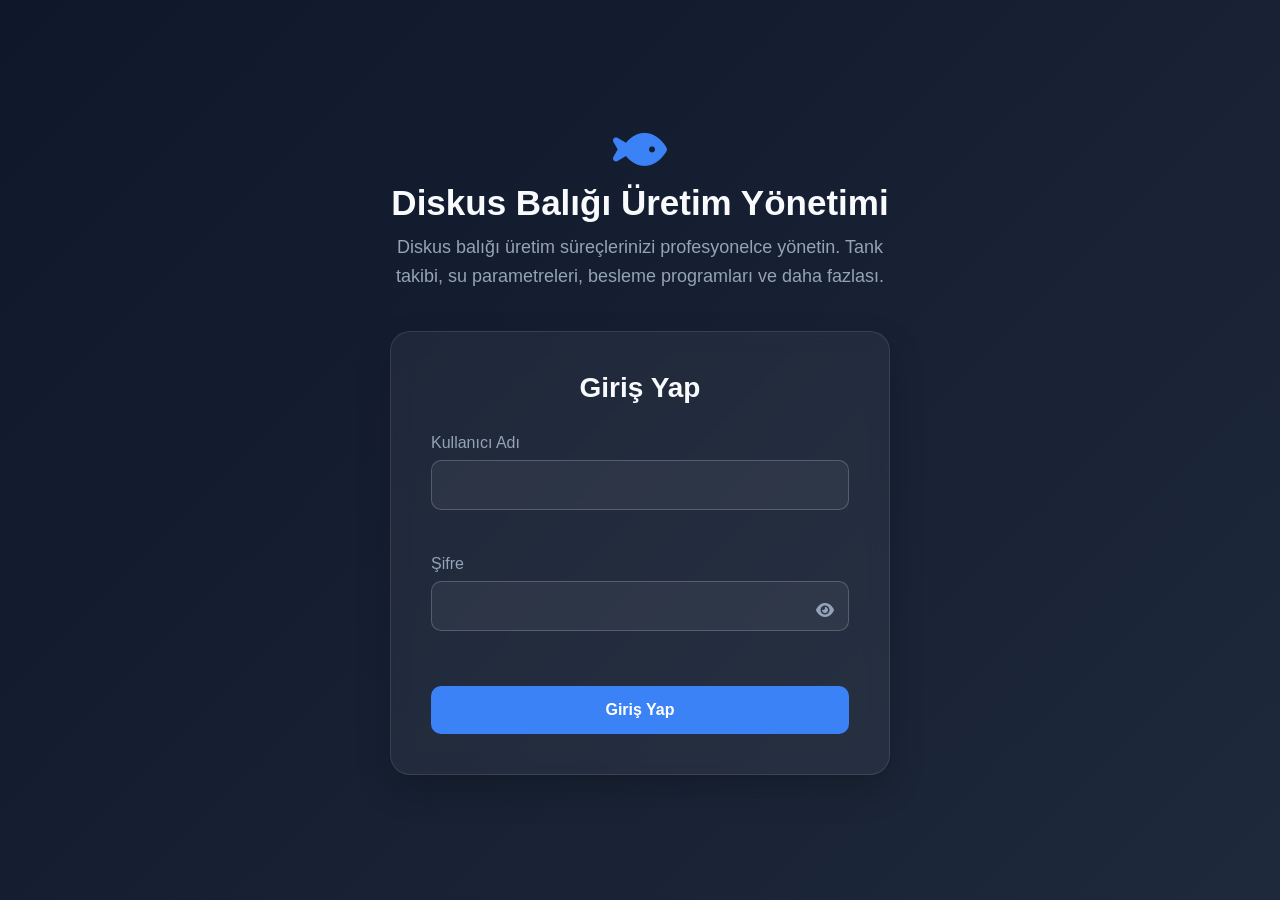
<file: tank/login.html>
<!DOCTYPE html>
<html lang="tr">
  <head>
    <meta charset="UTF-8" />
    <meta name="viewport" content="width=device-width, initial-scale=1.0" />
    <title>Diskus Balığı Üretim Yönetimi</title>
    <link rel="stylesheet" href="https://cdnjs.cloudflare.com/ajax/libs/font-awesome/6.0.0-beta3/css/all.min.css" />
    <style>
      :root {
        --primary: #3b82f6;
        --primary-dark: #2563eb;
        --dark: #1e293b;
        --darker: #0f172a;
        --light: #f8fafc;
        --gray: #94a3b8;
      }

      * {
        margin: 0;
        padding: 0;
        box-sizing: border-box;
        font-family: "Segoe UI", Tahoma, Geneva, Verdana, sans-serif;
      }

      body {
        background: linear-gradient(135deg, var(--darker), var(--dark));
        display: flex;
        justify-content: center;
        align-items: center;
        min-height: 100vh;
        padding: 20px;
      }

      .container {
        width: 100%;
        max-width: 500px;
        position: relative;
      }

      .logo {
        text-align: center;
        margin-bottom: 30px;
      }

      .logo i {
        font-size: 48px;
        color: var(--primary);
        margin-bottom: 10px;
      }

      h1 {
        font-size: 35px;
        color: var(--light);
        margin-bottom: 10px;
        font-weight: 700;
      }

      .subtitle {
        font-size: 18px;
        color: var(--gray);
        margin-bottom: 40px;
        line-height: 1.6;
      }

      .form-box {
        background: rgba(255, 255, 255, 0.05);
        backdrop-filter: blur(10px);
        border-radius: 20px;
        padding: 40px;
        box-shadow: 0 15px 35px rgba(0, 0, 0, 0.2);
        border: 1px solid rgba(255, 255, 255, 0.1);
      }

      .form-header {
        text-align: center;
        margin-bottom: 30px;
      }

      .form-header h2 {
        color: var(--light);
        font-size: 28px;
        font-weight: 600;
      }

      .input-group {
        display: flex;
        flex-direction: column;
        gap: 25px;
      }

      .input-container {
        position: relative;
        margin-bottom: 20px;
      }

      .input-field {
        width: 100%;
        padding: 15px 45px 15px 20px;
        border: 1px solid rgba(255, 255, 255, 0.2);
        border-radius: 10px;
        background: rgba(255, 255, 255, 0.05);
        color: var(--light);
        font-size: 16px;
        transition: all 0.3s ease;
      }

      .input-field:focus {
        border-color: var(--primary);
        outline: none;
        box-shadow: 0 0 0 3px rgba(59, 130, 246, 0.3);
      }

      .label-name {
        display: block;
        margin-bottom: 8px;
        color: var(--gray);
        font-size: 16px;
        font-weight: 500;
        text-align: left;
      }

      .password-toggle {
        position: absolute;
        right: 15px;
        top: 55px;
        transform: translateY(-50%);
        cursor: pointer;
        color: var(--gray);
        font-size: 16px;
      }

      .submit-btn {
        width: 100%;
        padding: 15px;
        border: none;
        border-radius: 10px;
        background: var(--primary);
        color: white;
        font-size: 16px;
        font-weight: 600;
        cursor: pointer;
        transition: all 0.3s ease;
        margin-top: 10px;
      }

      .submit-btn:hover {
        background: var(--primary-dark);
        transform: translateY(-2px);
      }

      @media (max-width: 480px) {
        .form-box {
          padding: 30px 20px;
        }

        h1 {
          font-size: 28px;
        }

        .subtitle {
          font-size: 16px;
        }

        .form-header h2 {
          font-size: 24px;
        }

        .input-field {
          padding: 12px 40px 12px 15px;
        }

        .password-toggle {
          top: 38px;
        }
      }
    </style>
  </head>
  <body>
    <div class="container">
      <div class="logo">
        <i class="fas fa-fish"></i>
        <h1>Diskus Balığı Üretim Yönetimi</h1>
        <p class="subtitle">
          Diskus balığı üretim süreçlerinizi profesyonelce yönetin. Tank takibi, su parametreleri, besleme programları
          ve daha fazlası.
        </p>
      </div>

      <div class="form-box">
        <div class="form-header">
          <h2>Giriş Yap</h2>
        </div>

        <form id="Login" class="input-group">
          <div class="input-container">
            <label class="label-name">Kullanıcı Adı</label>
            <input type="text" id="kullaniciadi" class="input-field" required />
          </div>

          <div class="input-container">
            <label class="label-name">Şifre</label>
            <input type="password" id="password" class="input-field" required />
            <i class="fas fa-eye password-toggle" id="togglePassword"></i>
          </div>

          <button type="submit" class="submit-btn">Giriş Yap</button>
        </form>
      </div>
    </div>

    <script>
      const togglePassword = document.querySelector("#togglePassword");
      const password = document.querySelector("#password");

      togglePassword.addEventListener("click", function (e) {
        const type = password.getAttribute("type") === "password" ? "text" : "password";
        password.setAttribute("type", type);
        this.classList.toggle("fa-eye-slash");
      });
    </script>
  </body>
</html>
</file>
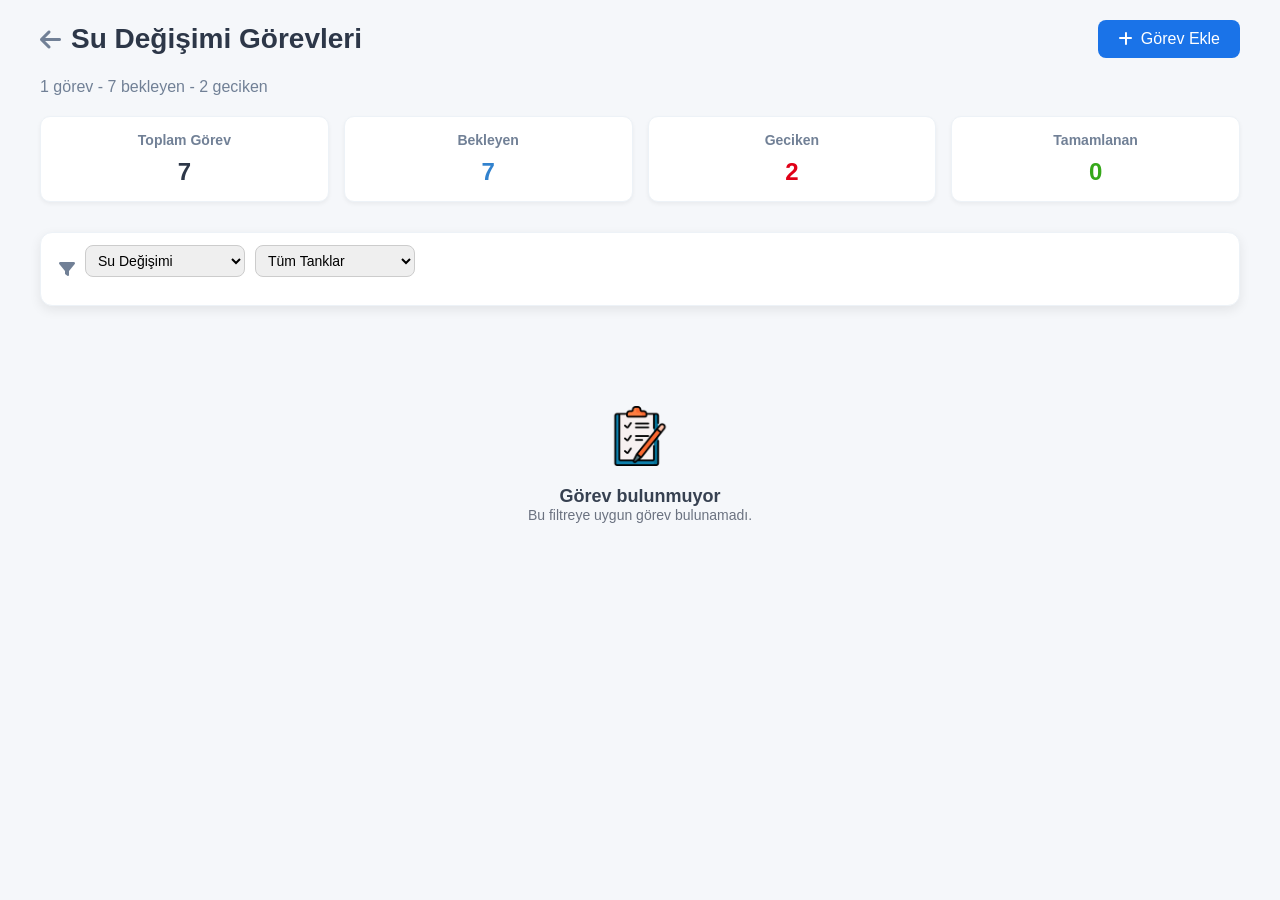
<file: tank/su-degisimi.html>
<!DOCTYPE html>
<html lang="en">
  <head>
    <meta charset="UTF-8" />
    <meta name="viewport" content="width=device-width, initial-scale=1.0" />
    <title>Su Değişimi Görevleri - Diskus Üretim Yönetimi</title>
    <link rel="stylesheet" href="https://cdnjs.cloudflare.com/ajax/libs/font-awesome/6.4.0/css/all.min.css" />
    <style>
      /** 1.KISIM */
      * {
        margin: 0;
        padding: 0;
        box-sizing: border-box;
        font-family: "Segoe UI", Tahoma, Geneva, Verdana, sans-serif;
      }

      body {
        background-color: #f5f7fa;
        color: #2d3748;
        padding: 20px;
      }

      .container {
        max-width: 1200px;
        margin: 0 auto;
      }

      .header {
        display: flex;
        justify-content: space-between;
        align-items: center;
        margin-bottom: 20px;
      }

      .header h1 {
        font-size: 28px;
        color: #2d3748;
        display: flex;
        align-items: center;
        gap: 10px;
      }

      .header h1 i {
        font-size: 24px;
        color: #718096;
      }

      .add-tank-btn {
        background: #1a73e8;
        color: white;
        border: none;
        padding: 10px 20px;
        border-radius: 8px;
        font-size: 16px;
        cursor: pointer;
        transition: background 0.2s;
        display: flex;
        align-items: center;
        gap: 8px;
      }

      .add-tank-btn:hover {
        background: #043779;
      }

      .summary {
        color: #718096;
        margin-bottom: 20px;
        font-size: 16px;
      }

      /** 2. KISIM TANK BİLGİLERİ */
      .stats-container {
        display: flex;
        flex-wrap: wrap;
        gap: 15px;
        margin-bottom: 30px;
      }

      .stat-card {
        background: white;
        border-radius: 10px;
        padding: 15px;
        flex: 1;
        min-width: 150px; /* Adjusted for better distribution */
        box-shadow: 0 2px 4px rgba(0, 0, 0, 0.05);
        text-align: center;
        border: 1px solid #edf2f7; /* Added border */
      }

      .stat-card h3 {
        font-size: 14px;
        color: #718096;
        margin-bottom: 10px;
      }

      .stat-card .count {
        font-size: 24px;
        font-weight: 700;
        color: #2d3748;
      }

      .stat-card:nth-child(2) .count {
        color: #3182ce; /* Bekleyen */
      }
      .stat-card:nth-child(3) .count {
        color: #e00017; /* Boylandırma - Green */
      }
      .stat-card:nth-child(4) .count {
        color: #36a81a; /* Ana Tank - Blue */
      }

      /** 3. KISIM FİLTRELEME */
      .filter-row {
        display: flex;
        justify-content: flex-start;
        margin-bottom: 30px;
      }

      .filter-section {
        display: flex;
        align-items: center;
        gap: 10px;
        padding: 12px 18px;
        border: 1px solid #edf2f7;
        border-radius: 12px;
        background-color: white;
        box-shadow: 0 4px 12px rgba(0, 0, 0, 0.08);
        width: 100%; /* tam genişlik */
        max-width: 100%;
        min-height: 55px;
      }

      .filter-section i {
        color: #718096;
        font-size: 16px;
      }

      .filter-section select {
        width: 160px; /* select’ler kısa */
        padding: 6px 8px;
        border-radius: 8px;
        border: 1px solid #ccc;
        font-size: 14px;
      }

      .filter-section select:hover {
        border-color: #a0aec0;
      }

      .filter-section select:focus {
        border-color: #4299e1;
        box-shadow: 0 0 0 3px rgba(66, 153, 225, 0.5);
      }

      /** 4. KISIM GÖREV EKLE BUTONU */
      .task-modal {
        display: none; /* Üretimde bunu 'none' olarak bırakın, göstermek için 'block' yapıldı */
        position: fixed;
        z-index: 1000;
        left: 0;
        top: 0;
        width: 100%;
        height: 100%;
        overflow: auto;
        background-color: rgba(0, 0, 0, 0.3);
        display: flex; /* Modalı ortalamak için */
        justify-content: center;
        align-items: center;
      }

      .modal-content {
        background-color: #fff;
        border-radius: 10px;
        padding: 30px;
        width: 100%;
        max-width: 550px;
        box-shadow: 0 8px 20px rgba(0, 0, 0, 0.1);
        font-family: "Segoe UI", sans-serif;
        position: relative;
      }

      .close {
        position: absolute;
        top: 18px;
        right: 20px;
        font-size: 24px;
        cursor: pointer;
        color: #333;
      }

      h2 {
        font-size: 22px;
        margin-bottom: 20px;
        font-weight: 600;
      }

      label {
        display: block;
        margin-bottom: 6px;
        font-weight: 500;
        color: #333;
      }

      input[type="text"],
      input[type="date"],
      input[type="time"],
      select,
      textarea,
      input[type="number"] {
        width: 100%;
        padding: 10px 12px;
        border: 1px solid #ccc;
        border-radius: 8px;
        font-size: 15px;
        margin-bottom: 16px; /* Varsayılan alt boşluk */
        box-sizing: border-box;
        transition: border 0.2s ease;
      }

      textarea {
        resize: vertical;
      }

      /* Tank/Kategori ve Tekrarlama Türü/Aralık gibi iki sütunlu düzenler için */
      .form-row-two-col {
        display: flex;
        gap: 15px; /* Sütunlar arası boşluk */
        margin-bottom: 16px; /* Standart input boşluğuyla tutarlı olsun */
      }

      .form-row-three-col {
        display: flex;
        gap: 15px; /* Sütunlar arası boşluk */
        margin-bottom: 16px; /* Standart input boşluğuyla tutarlı olsun */
      }

      /* Flex içindeki her bir form grubunun eşit genişlikte olmasını sağlar */
      .form-group {
        flex: 1;
      }

      /* Flex içindeki input ve select'lerin alt boşluğunu sıfırlar, çünkü üstteki gap yeterli */
      .form-group input,
      .form-group select {
        margin-bottom: 0;
      }

      .checkbox-group {
        display: flex;
        align-items: center;
        gap: 8px;
        font-size: 14px;
        margin: 10px 0 20px;
      }

      .example-box {
        margin: 8px 0 16px;
        font-size: 13px;
        color: #174491;
        background-color: #e6f0ff;
        padding: 8px;
        border-radius: 5px;
      }

      .modal-buttons {
        display: flex;
        justify-content: space-between;
        gap: 15px;
      }

      .modal-button,
      .modal-submit {
        flex: 1;
        padding: 12px 16px;
        border-radius: 8px;
        font-size: 15px;
        font-weight: 500;
        cursor: pointer;
        border: none;
        transition: background-color 0.2s ease;
      }

      .modal-button {
        background-color: #fff;
        color: #333;
        border: 1px solid #ccc;
      }

      .modal-button:hover {
        background-color: #f2f2f2;
      }

      .modal-submit {
        background-color: #3b5bff;
        color: #fff;
      }

      .modal-submit:hover {
        background-color: #3049d4;
      }

      /* SADECE MOBİL CİHAZLAR İÇİN GEÇERLİ MEDYA SORGULARI */
      @media (max-width: 768px) {
        body {
          padding: 10px; /* Mobil cihazlarda genel sayfa boşluğunu azalt */
        }

        .container {
          padding: 0 5px; /* Konteynerin yan boşluklarını ayarla */
        }

        .header {
          flex-direction: column; /* Başlık ve butonu alt alta sırala */
          align-items: flex-start; /* Sola hizala */
          gap: 15px; /* Başlık ve buton arasına boşluk ekle */
        }

        .header h1 {
          font-size: 24px; /* Başlık font boyutunu küçült */
          margin-bottom: 0; /* Flex gap yeterli */
        }

        .add-tank-btn {
          width: 100%; /* Butonu tam genişlik yap */
          justify-content: center; /* Buton içeriğini ortala */
          padding: 12px; /* Dokunma alanını büyüt */
          white-space: nowrap; /* Metnin tek satırda kalmasını sağlar */
        }

        .summary {
          text-align: center; /* Özeti ortala */
          font-size: 15px; /* Font boyutunu küçült */
        }

        .stats-container {
          flex-direction: column; /* İstatistik kartlarını alt alta sırala */
          align-items: center; /* Ortala */
        }

        .stat-card {
          width: 100%; /* Kartları tam genişlik yap */
          max-width: 350px; /* Çok genişlemesini engelle */
          min-width: unset; /* Minimum genişliği kaldır, tam genişliği kullan */
        }

        .filter-row {
          flex-direction: column; /* Filtreleme satırını alt alta sırala */
          gap: 15px; /* Elemanlar arası boşluk */
          margin-bottom: 20px; /* Alt boşluğu azalt */
        }

        .filter-section {
          width: 100%; /* Filtre bölümünü tam genişlik yap */
          flex-direction: column; /* İçindeki öğeleri alt alta sırala */
          align-items: flex-start; /* Sola hizala */
          padding: 15px; /* İç boşluğu ayarla */
          min-height: unset; /* Minimum yüksekliği kaldır */
        }

        .filter-section i {
          margin-bottom: 10px; /* İkonun altına boşluk ekle */
        }

        .filter-section select {
          width: 100%; /* Select kutularını tam genişlik yap */
          min-width: unset; /* Minimum genişliği kaldır */
          padding: 10px 12px; /* Daha fazla padding */
          font-size: 15px; /* Font boyutunu artır */
          margin-bottom: 10px; /* Select'ler arasına boşluk koy */
        }

        /* Modal stilleri */
        .task-modal {
          display: flex; /* Flex olarak ayarlanmış, varsayılan görünümü engellemek için JS ile kontrol edilmeli */
        }

        .modal-content {
          padding: 20px; /* Modal iç padding'ini azalt */
          margin: 10px; /* Mobil ekranın kenarlarından biraz uzak tut */
          max-height: 90vh; /* İçeriğin ekran dışına taşmasını engelle */
          overflow-y: auto; /* İçerik taşarsa kaydırma çubuğu göster */
        }

        .close {
          top: 10px; /* Kapatma ikonunu yukarıya kaydır */
          right: 15px; /* Kapatma ikonunu sağa kaydır */
          font-size: 20px; /* Kapatma ikonu boyutunu küçült */
        }

        h2 {
          font-size: 20px; /* Modal başlık fontunu küçült */
          margin-bottom: 15px;
        }

        label {
          font-size: 13px; /* Label fontunu küçült */
        }

        input[type="text"],
        input[type="date"],
        input[type="time"],
        select,
        textarea,
        input[type="number"] {
          padding: 12px; /* Input/select padding'ini artır */
          font-size: 14px; /* Input/select fontunu küçült */
          margin-bottom: 12px; /* Alt boşluğu azalt */
        }

        .form-row-two-col,
        .form-row-three-col {
          flex-direction: column; /* Çoklu sütunları alt alta sırala */
          gap: 0; /* Sütunlar arası boşluğu kaldır */
          margin-bottom: 0; /* Boşluğu kaldır, elemanların kendi marginleri yeterli */
        }

        .form-group {
          flex: none; /* Flex özelliğini kaldır */
          width: 100%; /* Tam genişlik yap */
        }

        .form-group input,
        .form-group select {
          margin-bottom: 12px; /* Elemanlara tekrar alt boşluk ver */
        }

        .checkbox-group {
          flex-direction: column; /* Checkbox ve metni alt alta sırala */
          align-items: flex-start; /* Sola hizala */
          margin: 10px 0 15px; /* Boşluğu ayarla */
        }

        .example-box {
          font-size: 12px; /* Örnek kutusu fontunu küçült */
          padding: 6px;
          margin: 6px 0 12px;
        }

        .modal-buttons {
          flex-direction: column; /* Butonları alt alta sırala */
          gap: 10px; /* Butonlar arasına boşluk koy */
        }

        .modal-button,
        .modal-submit {
          width: 100%; /* Butonları tam genişlik yap */
          padding: 10px 15px; /* Buton padding'ini ayarla */
          font-size: 14px; /* Buton fontunu küçült */
        }
      }

      /* Çok küçük mobil ekranlar için (ör: iPhone 5/SE gibi) */
      @media (max-width: 480px) {
        .header h1 {
          font-size: 18px; /* Daha da küçük başlık fontu */
        }

        .add-tank-btn {
          font-size: 13px; /* Daha da küçük buton fontu */
          padding: 7px 9px; /* Daha az buton padding'i */
        }

        .summary {
          font-size: 13px;
        }

        .modal-content {
          padding: 15px; /* Modal iç padding'ini daha da azalt */
        }

        .modal-content h2 {
          font-size: 16px; /* Modal başlık fontunu küçült */
        }
      }
    </style>
  </head>
  <body>
    <div class="container">
      <!-- 1.KISIM -->
      <div class="header">
        <h1>
          <a href="index.html"><i class="fas fa-arrow-left"></i></a>
          Su Değişimi Görevleri
        </h1>
        <button class="add-tank-btn" id="openTaskModalBtn">
          <i class="fas fa-plus"></i>
          Görev Ekle
        </button>
      </div>
      <p class="summary">1 görev - 7 bekleyen - 2 geciken</p>

      <!-- 2. KISIM TANK BİLGİLERİ -->
      <div class="stats-container">
        <div class="stat-card">
          <h3>Toplam Görev</h3>
          <div class="count">7</div>
        </div>
        <div class="stat-card">
          <h3>Bekleyen</h3>
          <div class="count">7</div>
        </div>
        <div class="stat-card">
          <h3>Geciken</h3>
          <div class="count">2</div>
        </div>
        <div class="stat-card">
          <h3>Tamamlanan</h3>
          <div class="count">0</div>
        </div>
      </div>

      <!-- 3. KISIM FİLTRELEME -->
      <div class="filter-row">
        <div class="filter-section">
          <i class="fas fa-filter"></i>
          <select>
            <option>Tüm Görevler</option>
            <option>Bekleyen</option>
            <option>Geciken</option>
            <option selected>Su Değişimi</option>
          </select>

          <select>
            <option>Tüm Tanklar</option>
            <option>Genel Görevler</option>
            <option>Ana Üretim Tankı</option>
            <option>Boylandırma Tank 1</option>
            <option>Karantina Tank</option>
            <option>Ana Tank 2 (Yeni Kurulum)</option>
            <option>Boylandırma Tank 2</option>
            <option>Sergi Tankı</option>
            <option>Boş Tank (Hazırlık)</option>
          </select>
        </div>
      </div>

      <!-- 4. KISIM GÖREV EKLE BUTONU -->
      <div id="taskModal" class="task-modal" style="display: none">
        <div class="modal-content">
          <span class="close" onclick="document.getElementById('taskModal').style.display='none'">&times;</span>
          <h2>Yeni Görev Ekle</h2>
          <form>
            <label for="taskTitle">Başlık</label>
            <input type="text" id="taskTitle" placeholder="" />

            <label for="taskDescription">Açıklama</label>
            <textarea id="taskDescription" rows="4" placeholder=""></textarea>

            <div class="form-row-two-col">
              <div class="form-group">
                <label for="taskTank">Tank</label>
                <select id="taskTank">
                  <option>Genel Görev</option>
                  <option>Ana Üretim Tankı</option>
                  <option>Boylandırma Tank 1</option>
                  <option>Karantina Tank</option>
                  <option>Ana Tank 2 (Yeni Kurulum)</option>
                  <option>Boylandırma Tank 2</option>
                  <option>Sergi Tankı</option>
                  <option>Boş Tank (Hazırlık)</option>
                </select>
              </div>
              <div class="form-group">
                <label for="taskCategory">Kategori</label>
                <select id="taskCategory">
                  <option>Diğer</option>
                  <option>Yemleme</option>
                  <option>Bakım</option>
                  <option>İzleme</option>
                  <option>Üreme</option>
                  <option>Azot Döngüsü</option>
                </select>
              </div>
            </div>

            <div class="form-row-three-col">
              <div class="form-group">
                <label for="taskPriority">Öncelik</label>
                <select id="taskPriority">
                  <option>Orta</option>
                  <option>Düşük</option>
                  <option>Yüksek</option>
                </select>
              </div>
              <div class="form-group">
                <label for="taskDate">Tarih</label>
                <input type="date" id="taskDate" value="2025-06-27" />
              </div>
              <div class="form-group">
                <label for="taskTime">Saat</label>
                <input type="time" id="taskTime" value="09:00" />
              </div>
            </div>

            <div class="checkbox-group">
              <input
                type="checkbox"
                id="recurringTask"
                onclick="document.getElementById('recurringOptions').style.display = this.checked ? 'block' : 'none';"
              />
              <label for="recurringTask">Tekrarlanan görev</label>
            </div>

            <div id="recurringOptions" style="display: none">
              <div class="form-row-two-col">
                <div class="form-group">
                  <label for="repeatType">Tekrarlama Türü</label>
                  <select id="repeatType" class="form-control">
                    <option>Günlük</option>
                    <option>Saatlik</option>
                  </select>
                </div>
                <div class="form-group">
                  <label for="repeatInterval">Aralık</label>
                  <input type="number" id="repeatInterval" class="form-control" value="1" min="1" />
                </div>
              </div>

              <div class="example-box">
                <strong>Örnek:</strong>
                Günlük tekrarlama için 1 gün arayla görev tekrarlanır.
              </div>
            </div>

            <div class="modal-buttons">
              <button
                type="button"
                class="modal-button"
                onclick="document.getElementById('taskModal').style.display='none'"
              >
                İptal
              </button>
              <button type="submit" class="modal-submit">Ekle</button>
            </div>
          </form>
        </div>
      </div>

      <!-- 5. KISIM GÖREVLER VE GÖREV YOKSA  -->
      <div id="gorevListesi">
        <!-- Görevler burada olacak -->
      </div>

      <div id="gorevYokMesaji" style="display: none; text-align: center; margin-top: 100px">
        <img src="image/task.png" alt="Görev bulunmuyor" width="60" height="60" />
        <h3 style="color: #374151; font-size: 18px; margin-top: 16px">Görev bulunmuyor</h3>
        <p style="color: #6b7280; font-size: 14px">Bu filtreye uygun görev bulunamadı.</p>
      </div>
    </div>

    <script>
      document.addEventListener("DOMContentLoaded", function () {
        // GÖREV EKLE BUTONU
        const taskModal = document.getElementById("taskModal");
        const openTaskModalBtn = document.getElementById("openTaskModalBtn");
        const closeTaskModalSpan = taskModal.querySelector(".close");
        const cancelTaskModalBtn = taskModal.querySelector(".modal-button");

        if (openTaskModalBtn) {
          openTaskModalBtn.onclick = () => (taskModal.style.display = "flex");
        }

        if (closeTaskModalSpan) {
          closeTaskModalSpan.onclick = () => (taskModal.style.display = "none");
        }

        if (cancelTaskModalBtn) {
          cancelTaskModalBtn.onclick = () => (taskModal.style.display = "none");
        }

        window.onclick = function (event) {
          if (event.target === tankModal) {
            tankModal.style.display = "none";
          }
          if (event.target === taskModal) {
            taskModal.style.display = "none";
          }
        };

        // GÖREV EKLE FORMU İŞLEMLERİ
        const taskForm = document.querySelector("#taskModal form");
        if (taskForm) {
          taskForm.addEventListener("submit", function (e) {
            e.preventDefault();

            const task = {
              title: document.getElementById("taskTitle").value.trim(),
              description: document.getElementById("taskDescription").value.trim(),
              tank: document.getElementById("taskTank").value,
              category: document.getElementById("taskCategory").value,
              priority: document.getElementById("taskPriority").value,
              date: document.getElementById("taskDate").value,
              time: document.getElementById("taskTime").value,
              isRecurring: document.getElementById("recurringTask").checked,
            };

            console.log("Yeni Görev:", task);

            taskForm.reset();
            taskModal.style.display = "none";
          });
        }

        // görev ekle tekrarlanan görev
        document.getElementById("recurringTask").addEventListener("change", function () {
          const options = document.getElementById("recurringOptions");
          options.style.display = this.checked ? "block" : "none";
        });

        // Bu kodu görevleri listeledikten sonra çağır
        const gorevListesi = document.getElementById("gorevListesi");
        const gorevYokMesaji = document.getElementById("gorevYokMesaji");

        if (gorevListesi.children.length === 0) {
          gorevYokMesaji.style.display = "block";
        } else {
          gorevYokMesaji.style.display = "none";
        }
      });
    </script>
  </body>
</html>
</file>
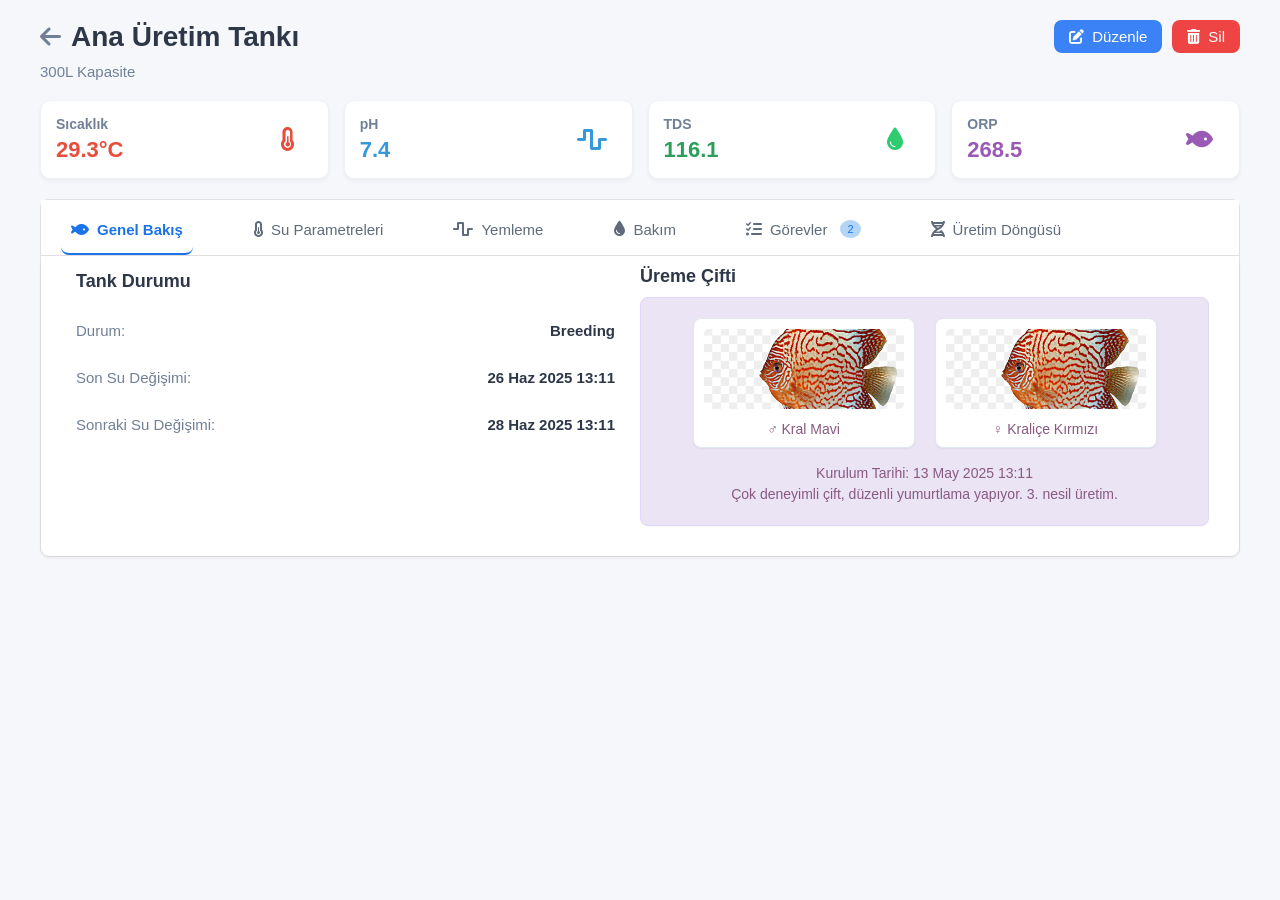
<file: tank/ureme-tank-detay.html>
<!DOCTYPE html>
<html lang="tr">
  <head>
    <meta charset="UTF-8" />
    <meta name="viewport" content="width=device-width, initial-scale=1.0" />
    <title>Üretim Tankı - Diskus Yönetimi</title>
    <link rel="stylesheet" href="https://cdnjs.cloudflare.com/ajax/libs/font-awesome/6.4.0/css/all.min.css" />
    <link rel="stylesheet" href="https://cdnjs.cloudflare.com/ajax/libs/font-awesome/6.0.0-beta3/css/all.min.css" />
    <link rel="stylesheet" href="css/ureme-tank-detay.css" />
  </head>
  <body>
    <div class="container">
      <!-- 1. KISIM -->
      <div class="header">
        <h1>
          <a href="index.html" class="back-arrow"><i class="fas fa-arrow-left"></i></a>
          Ana Üretim Tankı
        </h1>
        <div class="header-buttons">
          <button class="action-btn blue-btn" id="openEditTankModalBtn">
            <i class="fas fa-edit"></i>
            Düzenle
          </button>
          <button class="action-btn red-btn" id="openDeleteModalBtn">
            <i class="fas fa-trash-alt"></i>
            Sil
          </button>
        </div>
      </div>
      <p class="tank-capacity">300L Kapasite</p>

      <!-- 2. KISIM TANK PARAMETRE KARTLARI -->
      <div class="stats-container parameter-cards">
        <div class="stat-card parameter-card">
          <div class="param-details">
            <h3>Sıcaklık</h3>
            <div class="count" style="color: #e74c3c">29.3°C</div>
          </div>
          <div class="param-icon-right"><i class="fas fa-thermometer-half" style="color: #e74c3c"></i></div>
        </div>
        <div class="stat-card parameter-card">
          <div class="param-details">
            <h3>pH</h3>
            <div class="count" style="color: #3498db">7.4</div>
          </div>
          <div class="param-icon-right"><i class="fas fa-wave-square" style="color: #3498db"></i></div>
        </div>
        <div class="stat-card parameter-card">
          <div class="param-details">
            <h3>TDS</h3>
            <div class="count" style="color: #299f5a">116.1</div>
          </div>
          <div class="param-icon-right"><i class="fas fa-tint" style="color: #2ecc71"></i></div>
        </div>
        <div class="stat-card parameter-card">
          <div class="param-details">
            <h3>ORP</h3>
            <div class="count" style="color: #9b59b6">268.5</div>
          </div>
          <div class="param-icon-right"><i class="fas fa-fish" style="color: #9b59b6"></i></div>
        </div>
      </div>

      <div class="tab-container">
        <!-- 3. KISIM NAVİGASYON SEKMELERİ -->
        <div class="tab-navigation">
          <button class="tab active" onclick="showTab('genel-bakis', this)">
            <i class="fas fa-fish"></i>
            Genel Bakış
          </button>
          <button class="tab" onclick="showTab('su-parametreleri', this)">
            <i class="fas fa-thermometer-half"></i>
            Su Parametreleri
          </button>
          <button class="tab" onclick="showTab('yemleme', this)">
            <i class="fas fa-wave-square"></i>
            Yemleme
          </button>
          <button class="tab" onclick="showTab('bakim', this)">
            <i class="fas fa-tint"></i>
            Bakım
          </button>
          <button class="tab" onclick="showTab('gorevler', this)">
            <i class="fas fa-tasks"></i>
            Görevler
            <span class="badge">2</span>
          </button>
          <button class="tab" onclick="showTab('uretim-dongusu', this)">
            <i class="fas fa-dna"></i>
            Üretim Döngüsü
          </button>
        </div>

        <!-- 4. KISIM GENEL BAKIŞ  -->
        <div class="main-content-area active">
          <div id="genel-bakis" class="tab-content active">
            <div class="content-row">
              <div class="content-card tank-status-card">
                <h3>Tank Durumu</h3>
                <div class="status-item">
                  <span class="label">Durum:</span>
                  <span class="value">Breeding</span>
                </div>
                <div class="status-item">
                  <span class="label">Son Su Değişimi:</span>
                  <span class="value">26 Haz 2025 13:11</span>
                </div>
                <div class="status-item">
                  <span class="label">Sonraki Su Değişimi:</span>
                  <span class="value">28 Haz 2025 13:11</span>
                </div>
              </div>

              <div class="breeding-pair-wrapper">
                <h3>Üreme Çifti</h3>
                <div class="content-card breeding-pair-card">
                  <div class="breeding-pair-images">
                    <div class="fish-card">
                      <img src="image/diskus.png" alt="Balık 1" />
                      <p>♂ Kral Mavi</p>
                    </div>
                    <div class="fish-card">
                      <img src="image/diskus.png" alt="Balık 2" />
                      <p>♀ Kraliçe Kırmızı</p>
                    </div>
                  </div>
                  <p class="breeding-info">
                    Kurulum Tarihi: 13 May 2025 13:11
                    <br />
                    Çok deneyimli çift, düzenli yumurtlama yapıyor. 3. nesil üretim.
                  </p>
                </div>
              </div>
            </div>
          </div>
        </div>

        <!-- 5. KISIM SU PARAMETRELERİ  -->
        <div id="su-parametreleri" class="tab-content">
          <div class="page-content">
            <div class="page-header">
              <h2>Su Parametreleri</h2>
              <button class="add-parameter-btn" id="openParemetreEkle">
                <i class="fas fa-plus"></i>
                Parametre Ekle
              </button>
            </div>

            <div class="charts-grid">
              <div class="chart-card">
                <h3>Sıcaklık (°C)</h3>
                <div class="chart-placeholder">
                  <div class="chart-line red-line"></div>
                  <div class="min-val">28.1°C</div>
                  <div class="max-val">29.6°C</div>
                </div>
                <span class="last-measure">Son 15 ölçüm</span>
              </div>

              <div class="chart-card">
                <h3>pH</h3>
                <div class="chart-placeholder">
                  <div class="chart-line blue-line"></div>
                  <div class="min-val">6.0</div>
                  <div class="max-val">7.5</div>
                </div>
                <span class="last-measure">Son 15 ölçüm</span>
              </div>

              <div class="chart-card">
                <h3>TDS (ppm)</h3>
                <div class="chart-placeholder">
                  <div class="chart-line green-line"></div>
                  <div class="min-val">81.0 ppm</div>
                  <div class="max-val">119.9 ppm</div>
                </div>
                <span class="last-measure">Son 15 ölçüm</span>
              </div>

              <div class="chart-card">
                <h3>ORP (mV)</h3>
                <div class="chart-placeholder">
                  <div class="chart-line purple-line"></div>
                  <div class="min-val">207.3 mV</div>
                  <div class="max-val">293.9 mV</div>
                </div>
                <span class="last-measure">Son 15 ölçüm</span>
              </div>
            </div>

            <div class="recent-measurements">
              <h3>Son Ölçümler</h3>
              <table>
                <thead>
                  <tr>
                    <th>Tarih</th>
                    <th>Sıcaklık</th>
                    <th>pH</th>
                    <th>TDS</th>
                    <th>ORP</th>
                    <th>İşlemler</th>
                  </tr>
                </thead>
                <tbody>
                  <tr>
                    <td>27 Haz</td>
                    <td>
                      <span class="value-badge success">
                        <i class="fas fa-check-circle"></i>
                        29.3°C
                      </span>
                    </td>
                    <td>
                      <span class="value-badge danger">
                        <i class="fas fa-exclamation-triangle"></i>
                        7.4
                      </span>
                    </td>
                    <td>
                      <span class="value-badge success">
                        <i class="fas fa-check-circle"></i>
                        116.1 ppm
                      </span>
                    </td>
                    <td>
                      <span class="value-badge success">
                        <i class="fas fa-check-circle"></i>
                        268.5 mV
                      </span>
                    </td>
                    <td class="actions">
                      <a href="#" class="fa-solid fa-pen-to-square edit-icon" id="editButton"></a>
                      <!-- düzenle butonu su parametreleri Modal -->
                      <div class="modal-edit" id="editModal">
                        <div class="modal-edit-content">
                          <span class="modal-edit-close" id="closeModal">&times;</span>
                          <h2>Su Parametresi Düzenle</h2>

                          <div class="form-group">
                            <div class="datetime-row">
                              <div class="date-input-container">
                                <label for="measurement-date">Tarih</label>
                                <div class="input-with-icon">
                                  <input type="date" id="measurement-date" value="2025-06-27" />
                                  <i class="fas fa-calendar-alt"></i>
                                </div>
                              </div>

                              <div class="time-input-container">
                                <label for="measurement-time">Saat</label>
                                <div class="input-with-icon">
                                  <input type="time" id="measurement-time" value="18:30" />
                                  <i class="fas fa-clock"></i>
                                </div>
                              </div>
                            </div>
                          </div>
                          <div class="form-group">
                            <h3>Temel Parametreler</h3>
                            <div class="form-row">
                              <div class="input-group">
                                <label>Sıcaklık (°C)</label>
                                <input type="number" value="28,044448948937116" />
                              </div>
                              <div class="input-group">
                                <label>TDS (ppm)</label>
                                <input type="number" value="82,98953194003903" />
                              </div>
                            </div>
                            <div class="form-row">
                              <div class="input-group">
                                <label>pH</label>
                                <input type="number" value="6,754370317450035" />
                              </div>
                              <div class="input-group">
                                <label>ORP (mV)</label>
                                <input type="number" value="251,74375883843715" />
                              </div>
                            </div>
                          </div>

                          <div class="form-group">
                            <h3>Azot Döngüsü Parametreleri (Opsiyonel)</h3>
                            <div class="form-row triple">
                              <div class="input-group">
                                <label>Amonyak (ppm)</label>
                                <input type="number" value="0.00" />
                              </div>
                              <div class="input-group">
                                <label>Nitrit (ppm)</label>
                                <input type="number" value="0.00" />
                              </div>
                              <div class="input-group">
                                <label>Nitrat (ppm)</label>
                                <input type="number" value="0.00" />
                              </div>
                            </div>
                          </div>

                          <div class="form-group">
                            <label>Notlar (Opsiyonel)</label>
                            <textarea placeholder="Ek notlar..."></textarea>
                          </div>

                          <div class="modal-edit-buttons">
                            <button class="cancel-parametre">İptal</button>
                            <button class="update-parametre">Güncelle</button>
                          </div>
                        </div>
                      </div>

                      <a href="#" class="action-icon delete" id="deleteButton"><i class="fas fa-trash-alt"></i></a>
                    </td>
                  </tr>
                </tbody>
              </table>
            </div>
          </div>
        </div>

        <!-- 6. KISIM YEMLEME  -->
        <div id="yemleme" class="tab-content">
          <div class="page-content">
            <div class="page-header">
              <h2>Yemleme Kayıtları</h2>
              <button class="add-parameter-btn-yemleme" id="openYemlemeEkle">
                <i class="fas fa-plus"></i>
                Yemleme Ekle
              </button>
            </div>

            <!-- Yemleme Kartı -->
            <div class="card">
              <div class="card-header">
                <strong>Canlı Yem</strong>
                <div class="card-actions">
                  <span class="card-date">28 Haz 2025 14:21</span>
                  <td class="actions">
                    <a href="#" class="fa-solid fa-pen-to-square edit-icon" id="editButtonYemleme"></a>

                    <!-- düzenle butonu yemleme parametreleri -->
                    <div class="modal-edit" id="editModalYemleme">
                      <div class="modal-edit-content">
                        <span class="modal-edit-close" id="closeModalYemleme">&times;</span>
                        <h2>Yemleme Kaydı Düzenle</h2>

                        <div class="form-group">
                          <div class="datetime-row">
                            <div class="date-input-container">
                              <label for="measurement-date">Tarih</label>
                              <div class="input-with-icon">
                                <input type="date" id="measurement-date" value="2025-06-27" />
                                <i class="fas fa-calendar-alt"></i>
                              </div>
                            </div>

                            <div class="time-input-container">
                              <label for="measurement-time">Saat</label>
                              <div class="input-with-icon">
                                <input type="time" id="measurement-time" value="18:30" />
                                <i class="fas fa-clock"></i>
                              </div>
                            </div>
                          </div>
                        </div>

                        <div class="form-group">
                          <div class="form-row">
                            <div class="input-group">
                              <label>Yem Türü</label>
                              <select>
                                <option>Yem türü seçin...</option>
                                <option>Artemia</option>
                                <option>Mikro Yem</option>
                                <option>Dondurulmuş Yem</option>
                                <option>Granül Yem</option>
                                <option>Canlı Yem</option>
                                <option>Diğer</option>
                              </select>
                            </div>
                          </div>
                          <div class="form-row">
                            <div class="input-group">
                              <label>Miktar</label>
                              <input type="text" placeholder="örn: 1 çay kaşığı , 5ml, az miktarda..." />
                            </div>
                          </div>
                        </div>

                        <div class="form-group">
                          <label>Notlar (Opsiyonel)</label>
                          <textarea placeholder="Ek notlar..."></textarea>
                        </div>

                        <div class="modal-edit-buttons">
                          <button class="cancel-yemleme">İptal</button>
                          <button class="update-yemleme" style="background-color: #4a9433">Güncelle</button>
                        </div>
                      </div>
                    </div>
                    <a href="#" class="fa-solid fa-trash delete-icon" id="deleteButtonYemleme"></a>
                  </td>
                </div>
              </div>
              <div class="card-body">
                <p>
                  <span class="label">Miktar:</span>
                  1 çay kaşığı
                </p>
                <p>İştahla yedi</p>
              </div>
            </div>
            <div class="info-card">
              <p>Henüz yemleme kaydı bulunmuyor.</p>
            </div>
          </div>
        </div>

        <!-- 7. KISIM BAKIM  -->
        <div id="bakim" class="tab-content">
          <div class="page-content">
            <div class="page-header">
              <h2>Su Değişimi Kayıtları</h2>
              <button class="add-parameter-btn-bakim" id="openBakimEkle">
                <i class="fas fa-plus"></i>
                Su Değişimi Ekle
              </button>
            </div>
            <div class="card">
              <div class="card-header">
                <strong>%25 Su Değişimi</strong>
                <div class="card-actions">
                  <span class="card-date">28 Haz 2025 14:21</span>
                  <td class="actions">
                    <a href="#" class="fa-solid fa-pen-to-square edit-icon" id="editButtonBakim"></a>
                    <!-- düzenle butonu bakım parametreleri -->
                    <div class="modal-edit" id="editModalBakim">
                      <div class="modal-edit-content">
                        <span class="modal-edit-close" id="closeModalBakim">&times;</span>
                        <h2>Su Değişimi Kaydı Düzenle</h2>

                        <div class="form-group">
                          <div class="datetime-row">
                            <div class="date-input-container">
                              <label for="measurement-date">Tarih</label>
                              <div class="input-with-icon">
                                <input type="date" id="measurement-date" value="2025-06-27" />
                                <i class="fas fa-calendar-alt"></i>
                              </div>
                            </div>

                            <div class="time-input-container">
                              <label for="measurement-time">Saat</label>
                              <div class="input-with-icon">
                                <input type="time" id="measurement-time" value="18:30" />
                                <i class="fas fa-clock"></i>
                              </div>
                            </div>
                          </div>
                        </div>

                        <div class="form-group">
                          <div class="form-row">
                            <div class="input-group">
                              <label>Değiştirilen Su Yüzdesi (%)</label>
                              <input type="number" placeholder="örn: 25" />
                            </div>
                          </div>
                          <div class="form-row">
                            <div class="input-group">
                              <label>Sebep</label>
                              <select>
                                <option>Sebep seçin...</option>
                                <option>Rutin Bakım</option>
                                <option>Yüksek Nitrat</option>
                                <option>pH Düzenleme</option>
                                <option>Bulanık Su</option>
                                <option>Hastalık Önleme</option>
                                <option>Yemleme Sonrası</option>
                                <option>Diğer</option>
                              </select>
                            </div>
                          </div>
                        </div>

                        <div class="form-group">
                          <label>Notlar (Opsiyonel)</label>
                          <textarea placeholder="Ek notlar..."></textarea>
                        </div>

                        <div class="modal-edit-buttons">
                          <button class="cancel-bakim">İptal</button>
                          <button class="update-bakim" style="background-color: #e03c3c">Güncelle</button>
                        </div>
                      </div>
                    </div>
                    <a href="#" class="fa-solid fa-trash delete-icon" id="deleteButtonBakim"></a>
                  </td>
                </div>
              </div>
              <div class="card-body">
                <p>
                  <span class="label">Sebep:</span>
                  Rutin bakım
                </p>
                <p>Su kalitesi mükemmel</p>
              </div>
            </div>
            <div class="info-card">
              <p>Henüz su değişimi kaydı bulunmuyor.</p>
            </div>
          </div>
        </div>

        <!-- 8.KISIM GÖREVLER -->
        <div id="gorevler" class="tab-content">
          <div class="page-content">
            <div class="page-header">
              <div class="basliklar">
                <p>Tank Görevleri</p>
                <p>Görev Yönetimi</p>
              </div>

              <div class="button-wrapper">
                <div class="text-sm text-slate-600 status">0 bekleyen • 0 tamamlanan</div>
                <button class="add-parameter-btn" id="openTaskModalBtn">
                  <i class="fas fa-plus"></i>
                  Görev Ekle
                </button>
              </div>
            </div>

            <div class="filter-row">
              <div class="filter-section">
                <i class="fas fa-filter"></i>
                <select>
                  <option>Tüm Görevler</option>
                  <option>Bekleyen</option>
                  <option>Tamamlanan</option>
                  <option>Geciken</option>
                </select>

                <select>
                  <option>Tüm Tanklar</option>
                  <option>Genel Görevler</option>
                  <option>Ana Üretim Tankı</option>
                </select>
              </div>
            </div>

            <!-- GÖREV KARTI -->
            <div class="task-header" style="display: flex; align-items: center; gap: 8px">
              <strong>Üretim Tankı Su Değişimi</strong>
              <span
                style="
                  background-color: #fee2e2;
                  color: #b91c1c;
                  padding: 2px 8px;
                  border-radius: 12px;
                  font-size: 12px;
                "
              >
                Yüksek
              </span>
              <div class="task-actions" style="margin-left: auto">
                <a href="#" class="fa-solid fa-pen-to-square edit-icon" id="editButtonGorev"></a>
                <a href="#" class="fa-solid fa-trash delete-icon" id="deleteButtonGorev"></a>
              </div>
            </div>
            <div class="task-body">
              <div style="display: flex; justify-content: space-between; align-items: center; width: 100%">
                <div>
                  <p style="margin: 4px 0; color: #334155">%50 su değişimi - üretim döneminde kritik</p>
                  <div class="task-info">
                    <span class="info-item">
                      <i class="fas fa-calendar-alt"></i>
                      <span>8 Tem 2025 14:16</span>
                    </span>
                    <span class="info-item">
                      <i class="fas fa-map-pin konum" style="color: #ba3615"></i>
                      <span>Ana Üretim Tankı</span>
                    </span>
                    <span class="info-item">
                      <i class="fas fa-clock"></i>
                      <span>Her 1 gün</span>
                    </span>
                  </div>
                </div>
              </div>
            </div>
            <div class="info-card">
              <p>Henüz görev bulunmuyor.</p>
            </div>

            <!-- düzenle butonu görev Modal -->
            <div class="modal-edit" id="editModalGorev">
              <div class="modal-edit-content">
                <span class="modal-edit-close" id="closeModalGorev">&times;</span>
                <h2>Görevi Düzenle</h2>

                <div class="form-group">
                  <label for="taskTitle">Başlık</label>
                  <input type="text" id="taskTitle" value="Üretim Tankı Su Değişimi" />
                </div>

                <div class="form-group">
                  <label for="taskDescription">Açıklama</label>
                  <textarea id="taskDescription" rows="4">%50 su değişimi - üretim döneminde kritik</textarea>
                </div>

                <div class="form-group">
                  <div class="form-row">
                    <div class="input-group">
                      <label for="taskTank">Tank</label>
                      <select id="taskTank">
                        <option>Genel Görev</option>
                        <option selected>Ana Üretim Tankı</option>
                      </select>
                    </div>
                    <div class="input-group">
                      <label for="taskCategory">Kategori</label>
                      <select id="taskCategory">
                        <option>Diğer</option>
                        <option>Yemleme</option>
                        <option>Bakım</option>
                        <option>İzleme</option>
                        <option>Üreme</option>
                        <option>Azot Döngüsü</option>
                      </select>
                    </div>
                  </div>
                </div>

                <div class="form-group">
                  <div class="form-row">
                    <div class="input-group">
                      <label for="taskPriority">Öncelik</label>
                      <select id="taskPriority">
                        <option>Düşük</option>
                        <option>Orta</option>
                        <option selected>Yüksek</option>
                      </select>
                    </div>
                    <div class="input-group">
                      <label for="taskDate">Tarih</label>
                      <div class="input-with-icon">
                        <input type="date" id="taskDate" value="2025-07-08" />
                        <i class="fas fa-calendar-alt"></i>
                      </div>
                    </div>
                    <div class="input-group">
                      <label for="taskTime">Saat</label>
                      <div class="input-with-icon">
                        <input type="time" id="taskTime" value="14:16" />
                        <i class="fas fa-clock"></i>
                      </div>
                    </div>
                  </div>
                </div>
                <div class="custom-checkbox-group">
                  <input type="checkbox" id="recurringTaskTwo" />
                  <label for="recurringTaskTwo">Tekrarlanan görev</label>
                </div>
                <!-- Tekrarlama Ayarları (Başlangıçta Gizli) -->
                <div id="recurringOptionsTwo" style="display: none; margin-top: 15px">
                  <div class="form-row">
                    <div class="form-group">
                      <label for="repeatType">Tekrarlama Türü</label>
                      <select id="repeatType">
                        <option>Günlük</option>
                        <option>Saatlik</option>
                      </select>
                    </div>
                    <div class="form-group">
                      <label for="repeatInterval">Aralık</label>
                      <input type="number" id="repeatInterval" value="1" min="1" />
                    </div>
                  </div>
                  <div
                    style="
                      margin-top: 8px;
                      font-size: 13px;
                      color: #174491;
                      background-color: #e6f0ff;
                      padding: 8px;
                      border-radius: 5px;
                    "
                  >
                    <strong>Örnek:</strong>
                    Günlük tekrarlama için 1 gün arayla görev tekrarlanır.
                  </div>
                </div>

                <div class="modal-edit-buttons">
                  <button class="cancel-gorev">İptal</button>
                  <button class="update-gorev">Güncelle</button>
                </div>
              </div>
            </div>
          </div>
        </div>

        <!-- 9. KISIM ÜRETİM DÖNGÜSÜ  -->
        <!-- <div id="uretim-dongusu" class="tab-content">
          <div class="page-content">
            <div class="page-header">
              <h2>Üretim Döngüsü</h2>
              <button class="add-parameter-btn">
                <i class="fas fa-plus"></i>
                Döngü Ekle
              </button>
            </div>
            <p>Üretim döngüsü ile ilgili detaylı bilgiler ve yavru kayıtları burada yer alacaktır.</p>
          </div>
        </div> -->
      </div>

      <!-- PAREMETRE EKLE BUTONU -->
      <div class="modal-edit" id="addModalParametre">
        <div class="modal-edit-content">
          <span class="modal-edit-close" id="closeAddModalParametre">&times;</span>
          <h2>Su Parametresi Ekle</h2>

          <div class="form-group">
            <div class="datetime-row">
              <div class="date-input-container">
                <label for="measurement-date">Tarih</label>
                <div class="input-with-icon">
                  <input type="date" id="measurement-date" value="2025-06-27" />
                  <i class="fas fa-calendar-alt"></i>
                </div>
              </div>

              <div class="time-input-container">
                <label for="measurement-time">Saat</label>
                <div class="input-with-icon">
                  <input type="time" id="measurement-time" value="18:30" />
                  <i class="fas fa-clock"></i>
                </div>
              </div>
            </div>
          </div>

          <div class="form-group">
            <h3>Temel Parametreler</h3>
            <div class="form-row">
              <div class="input-group">
                <label>Sıcaklık (°C)</label>
                <input type="number" value="28,044448948937116" />
              </div>
              <div class="input-group">
                <label>TDS (ppm)</label>
                <input type="number" value="82,98953194003903" />
              </div>
            </div>
            <div class="form-row">
              <div class="input-group">
                <label>pH</label>
                <input type="number" value="6,754370317450035" />
              </div>
              <div class="input-group">
                <label>ORP (mV)</label>
                <input type="number" value="251,74375883843715" />
              </div>
            </div>
          </div>

          <div class="form-group">
            <label>Notlar (Opsiyonel)</label>
            <textarea placeholder="Ek notlar..."></textarea>
          </div>

          <div class="modal-edit-buttons">
            <button class="cancel-parametre">İptal</button>
            <button class="update-parametre">Ekle</button>
          </div>
        </div>
      </div>

      <!-- YEMLEME EKLE BUTONU -->
      <div class="modal-edit" id="addModalYemleme">
        <div class="modal-edit-content">
          <span class="modal-edit-close" id="closeAddModalYemleme">&times;</span>
          <h2>Yemleme Kaydı Ekle</h2>

          <div class="form-group">
            <div class="datetime-row">
              <div class="date-input-container">
                <label for="measurement-date">Tarih</label>
                <div class="input-with-icon">
                  <input type="date" id="measurement-date" value="2025-06-27" />
                  <i class="fas fa-calendar-alt"></i>
                </div>
              </div>

              <div class="time-input-container">
                <label for="measurement-time">Saat</label>
                <div class="input-with-icon">
                  <input type="time" id="measurement-time" value="18:30" />
                  <i class="fas fa-clock"></i>
                </div>
              </div>
            </div>
          </div>

          <div class="form-group">
            <div class="form-row">
              <div class="input-group">
                <label>Yem Türü</label>
                <select>
                  <option>Yem türü seçin...</option>
                  <option>Artemia</option>
                  <option>Mikro Yem</option>
                  <option>Dondurulmuş Yem</option>
                  <option>Granül Yem</option>
                  <option>Canlı Yem</option>
                  <option>Diğer</option>
                </select>
              </div>
            </div>
            <div class="form-row">
              <div class="input-group">
                <label>Miktar</label>
                <input type="text" placeholder="örn: 1 çay kaşığı , 5ml, az miktarda..." />
              </div>
            </div>
          </div>

          <div class="form-group">
            <label>Notlar (Opsiyonel)</label>
            <textarea placeholder="Ek notlar..."></textarea>
          </div>

          <div class="modal-edit-buttons">
            <button class="cancel-yemleme">İptal</button>
            <button class="save-yemleme">Kaydet</button>
          </div>
        </div>
      </div>

      <!-- SU DEĞİŞİMİ EKLE BUTONU -->
      <div class="modal-edit" id="addModalBakim">
        <div class="modal-edit-content">
          <span class="modal-edit-close" id="closeAddModalBakim">&times;</span>
          <h2>Su Değişimi Kaydı Ekle</h2>

          <div class="form-group">
            <div class="datetime-row">
              <div class="date-input-container">
                <label for="measurement-date">Tarih</label>
                <div class="input-with-icon">
                  <input type="date" id="measurement-date" value="2025-06-27" />
                  <i class="fas fa-calendar-alt"></i>
                </div>
              </div>

              <div class="time-input-container">
                <label for="measurement-time">Saat</label>
                <div class="input-with-icon">
                  <input type="time" id="measurement-time" value="18:30" />
                  <i class="fas fa-clock"></i>
                </div>
              </div>
            </div>
          </div>

          <div class="form-group">
            <div class="form-row">
              <div class="input-group">
                <label>Değiştirilen Su Yüzdesi (%)</label>
                <input type="number" placeholder="örn: 25" />
              </div>
            </div>
            <div class="form-row">
              <div class="input-group">
                <label>Sebep</label>
                <select>
                  <option>Sebep seçin...</option>
                  <option>Rutin Bakım</option>
                  <option>Yüksek Nitrat</option>
                  <option>pH Düzenleme</option>
                  <option>Bulanık Su</option>
                  <option>Hastalık Önleme</option>
                  <option>Yemleme Sonrası</option>
                  <option>Diğer</option>
                </select>
              </div>
            </div>
          </div>

          <div class="form-group">
            <label>Notlar (Opsiyonel)</label>
            <textarea placeholder="Ek notlar..."></textarea>
          </div>

          <div class="modal-edit-buttons">
            <button class="cancel-bakim">İptal</button>
            <button class="save-bakim">Kaydet</button>
          </div>
        </div>
      </div>

      <!-- GÖREV EKLE BUTONU -->
      <div id="taskModalAna" class="custom-task-modal">
        <div class="custom-modal-content">
          <span class="custom-modal-close" onclick="document.getElementById('taskModalAna').style.display='none'">
            &times;
          </span>
          <h2>Yeni Görev Ekle</h2>
          <form>
            <div class="form-group">
              <label for="taskTitle">Başlık</label>
              <input type="text" id="taskTitle" placeholder="" />
            </div>
            <div class="form-group">
              <label for="taskDescription">Açıklama</label>
              <textarea id="taskDescription" rows="4" placeholder=""></textarea>
            </div>

            <div class="form-group">
              <div class="form-row">
                <div class="input-group">
                  <label for="taskTank">Tank</label>
                  <select id="taskTank">
                    <option>Genel Görev</option>
                    <option>Ana Üretim Tankı</option>
                  </select>
                </div>

                <div class="input-group">
                  <label for="taskCategory">Kategori</label>
                  <select id="taskCategory">
                    <option>Diğer</option>
                    <option>Yemleme</option>
                    <option>Bakım</option>
                    <option>İzleme</option>
                    <option>Üreme</option>
                    <option>Azot Döngüsü</option>
                  </select>
                </div>
              </div>
            </div>

            <div class="form-group">
              <div class="form-row">
                <div class="input-group">
                  <label for="taskPriority">Öncelik</label>
                  <select id="taskPriority">
                    <option>Düşük</option>
                    <option selected>Orta</option>
                    <option>Yüksek</option>
                  </select>
                </div>
                <div class="input-group">
                  <label for="taskDate">Tarih</label>
                  <div class="input-with-icon">
                    <input type="date" id="taskDate" value="2025-06-28" />
                    <i class="fas fa-calendar-alt"></i>
                  </div>
                </div>
                <div class="input-group">
                  <label for="taskTime">Saat</label>
                  <div class="input-with-icon">
                    <input type="time" id="taskTime" value="09:00" />
                    <i class="fas fa-clock"></i>
                  </div>
                </div>
              </div>
            </div>

            <div class="custom-checkbox-group">
              <input type="checkbox" id="recurringTask" />
              <label for="recurringTask">Tekrarlanan görev</label>
            </div>

            <!-- Tekrarlama Ayarları (Başlangıçta Gizli) -->
            <div id="recurringOptions" style="display: none; margin-top: 15px">
              <div class="form-row">
                <div class="form-group">
                  <label for="repeatType">Tekrarlama Türü</label>
                  <select id="repeatType">
                    <option>Günlük</option>
                    <option>Saatlik</option>
                  </select>
                </div>
                <div class="form-group">
                  <label for="repeatInterval">Aralık</label>
                  <input type="number" id="repeatInterval" value="1" min="1" />
                </div>
              </div>
              <div
                style="
                  margin-top: 1px;
                  margin-bottom: 20px;
                  font-size: 13px;
                  color: #174491;
                  background-color: #e6f0ff;
                  padding: 8px;
                  border-radius: 5px;
                "
              >
                <strong>Örnek:</strong>
                Günlük tekrarlama için 1 gün arayla görev tekrarlanır.
              </div>
            </div>

            <div class="custom-modal-buttons">
              <button
                type="button"
                class="custom-modal-button"
                onclick="document.getElementById('taskModalAna').style.display='none'"
              >
                İptal
              </button>
              <button type="submit" class="custom-modal-submit">Ekle</button>
            </div>
          </form>
        </div>
      </div>

      <!-- (11) KISIM DÜZENLE BUTONU -->
      <div id="editTankModal" class="modal">
        <div class="modal-content">
          <span class="close" onclick="document.getElementById('editTankModal')">&times;</span>
          <h2>Tank Düzenle</h2>
          <form>
            <label for="editTankName">Tank Adı</label>
            <input type="text" id="editTankName" value="Ana Üretim Tankı" />

            <label for="editTankCapacity">Kapasite (Litre)</label>
            <input type="number" id="editTankCapacity" value="300" />

            <h3>Üreme Çifti Bilgileri</h3>
            <div class="form-row-two-col">
              <div class="form-group">
                <label for="maleName">Erkek Adı</label>
                <input type="text" id="maleName" value="Kral Mavi" />
              </div>
              <div class="form-group">
                <label for="femaleName">Dişi Adı</label>
                <input type="text" id="femaleName" value="Kraliçe Kırmızı" />
              </div>
            </div>

            <div class="form-row-two-col image-upload-row">
              <div class="form-group image-upload-group">
                <label>Erkek Fotoğrafı</label>
                <div class="image-preview-container">
                  <img src="image/diskus.png" alt="Erkek Fotoğrafı" id="malePhotoPreview" />
                  <button type="button" class="delete-image-btn"><i class="fas fa-trash-alt"></i></button>
                </div>
                <label for="malePhotoUpload" class="custom-file-upload">
                  <i class="fas fa-upload"></i>
                  Fotoğraf Seç
                </label>
                <input type="file" id="malePhotoUpload" accept="image/*" />
              </div>
              <div class="form-group image-upload-group">
                <label>Dişi Fotoğrafı</label>
                <div class="image-preview-container">
                  <img src="image/diskus.png" alt="Dişi Fotoğrafı" id="femalePhotoPreview" />
                  <button type="button" class="delete-image-btn"><i class="fas fa-trash-alt"></i></button>
                </div>
                <label for="femalePhotoUpload" class="custom-file-upload">
                  <i class="fas fa-upload"></i>
                  Fotoğraf Seç
                </label>
                <input type="file" id="femalePhotoUpload" accept="image/*" />
              </div>
            </div>

            <label for="notes">Notlar</label>
            <textarea id="notes" rows="4">Çok deneyimli çift, düzenli yumurtlama yapıyor. 3. nesil üretim.</textarea>

            <div class="modal-buttons">
              <button
                type="button"
                class="modal-button"
                onclick="document.getElementById('editTankModal').style.display='none'"
              >
                İptal
              </button>
              <button type="submit" class="modal-submit blue-submit-btn">Güncelle</button>
            </div>
          </form>
        </div>
      </div>

      <!-- (12) KISIM SİL BUTONU -->
      <div class="delete-modal-overlay hidden-modal">
        <div class="delete-modal">
          <div class="delete-modal-header">
            <h3>Tank Silme Onayı</h3>
            <button class="close-button" id="closeModalBtn">&times;</button>
          </div>

          <div class="delete-modal-content">
            <p style="color: #71271e; font-weight: 600">
              "Ana Üretim Tankı" tankını silmek istediğinizden emin misiniz?
            </p>
            <p>Bu işlem geri alınamaz ve aşağıdaki veriler de silinecek:</p>
            <ul>
              <li>Su parametreleri</li>
              <li>Yemleme kayıtları</li>
              <li>Su değişimi kayıtları</li>
              <li>Yavru sayım kayıtları</li>
              <li>Tank ile ilgili görevler</li>
              <li>Fotoğraf albümü</li>
            </ul>
          </div>

          <div class="delete-modal-footer">
            <button class="cancel-button" id="cancelModalBtn">İptal</button>
            <button class="delete-button">Tankı Sil</button>
          </div>
        </div>
      </div>
    </div>

    <script>
      // SAYFALAR ARASI GEÇİŞ
      function showTab(tabId, element) {
        const tabContents = document.querySelectorAll(".tab-content");
        tabContents.forEach((content) => {
          content.style.display = "none";
        });

        const tabButtons = document.querySelectorAll(".tab-navigation button");
        tabButtons.forEach((button) => {
          button.classList.remove("active");
        });

        document.getElementById(tabId).style.display = "block";
        element.classList.add("active");
      }

      // PAREMETRE EKLE
      document.addEventListener("DOMContentLoaded", function () {
        const openBtn = document.getElementById("openParemetreEkle"); // "Parametre Ekle" butonu
        const modal = document.getElementById("addModalParametre"); // Modal kutusu
        const closeBtn = document.getElementById("closeAddModalParametre"); // Kapatma (X) ikonu
        const cancelBtn = modal.querySelector(".cancel-parametre"); // İptal butonu

        // Açma
        openBtn.addEventListener("click", function () {
          modal.style.display = "block";
        });

        // Kapatma (X)
        closeBtn.addEventListener("click", function () {
          modal.style.display = "none";
        });

        // Kapatma (İptal)
        cancelBtn.addEventListener("click", function () {
          modal.style.display = "none";
        });

        // Dışa tıklanınca kapat
        window.addEventListener("click", function (e) {
          if (e.target === modal) {
            modal.style.display = "none";
          }
        });
      });

      // YEMLEME EKLE
      document.addEventListener("DOMContentLoaded", function () {
        const openBtn = document.getElementById("openYemlemeEkle"); // "Parametre Ekle" butonu
        const modal = document.getElementById("addModalYemleme"); // Modal kutusu
        const closeBtn = document.getElementById("closeAddModalYemleme"); // Kapatma (X) ikonu
        const cancelBtn = modal.querySelector(".cancel-yemleme"); // İptal butonu

        // Açma
        openBtn.addEventListener("click", function () {
          modal.style.display = "block";
        });

        // Kapatma (X)
        closeBtn.addEventListener("click", function () {
          modal.style.display = "none";
        });

        // Kapatma (İptal)
        cancelBtn.addEventListener("click", function () {
          modal.style.display = "none";
        });

        // Dışa tıklanınca kapat
        window.addEventListener("click", function (e) {
          if (e.target === modal) {
            modal.style.display = "none";
          }
        });
      });

      // SU DEĞİŞİMİ EKLE
      document.addEventListener("DOMContentLoaded", function () {
        const openBtn = document.getElementById("openBakimEkle"); // "Parametre Ekle" butonu
        const modal = document.getElementById("addModalBakim"); // Modal kutusu
        const closeBtn = document.getElementById("closeAddModalBakim"); // Kapatma (X) ikonu
        const cancelBtn = modal.querySelector(".cancel-bakim"); // İptal butonu

        // Açma
        openBtn.addEventListener("click", function () {
          modal.style.display = "block";
        });

        // Kapatma (X)
        closeBtn.addEventListener("click", function () {
          modal.style.display = "none";
        });

        // Kapatma (İptal)
        cancelBtn.addEventListener("click", function () {
          modal.style.display = "none";
        });

        // Dışa tıklanınca kapat
        window.addEventListener("click", function (e) {
          if (e.target === modal) {
            modal.style.display = "none";
          }
        });
      });

      // GÖREV EKLE BUTONU
      document.addEventListener("DOMContentLoaded", function () {
        const taskModal = document.getElementById("taskModalAna");
        const openTaskModalBtn = document.getElementById("openTaskModalBtn");
        const closeTaskModalSpan = taskModal.querySelector(".custom-modal-close");
        const cancelTaskModalBtn = taskModal.querySelector(".custom-modal-button");

        if (openTaskModalBtn) {
          openTaskModalBtn.onclick = () => (taskModal.style.display = "flex");
        }

        if (closeTaskModalSpan) {
          closeTaskModalSpan.onclick = () => (taskModal.style.display = "none");
        }

        if (cancelTaskModalBtn) {
          cancelTaskModalBtn.onclick = () => (taskModal.style.display = "none");
        }

        window.onclick = function (event) {
          if (event.target === taskModal) {
            taskModal.style.display = "none";
          }
        };

        // GÖREV EKLE FORMU İŞLEMLERİ
        const taskForm = document.querySelector("#taskModalAna form");
        if (taskForm) {
          taskForm.addEventListener("submit", function (e) {
            e.preventDefault();

            const task = {
              title: document.getElementById("taskTitle").value.trim(),
              description: document.getElementById("taskDescription").value.trim(),
              tank: document.getElementById("taskTank").value,
              category: document.getElementById("taskCategory").value,
              priority: document.getElementById("taskPriority").value,
              date: document.getElementById("taskDate").value,
              time: document.getElementById("taskTime").value,
              isRecurring: document.getElementById("recurringTask").checked,
            };

            console.log("Yeni Görev:", task);

            taskForm.reset();
            taskModal.style.display = "none";
          });
        }

        // görev ekle tekrarlanan görev
        document.getElementById("recurringTask").addEventListener("change", function () {
          const options = document.getElementById("recurringOptions");
          options.style.display = this.checked ? "block" : "none";
        });
      });

      // DÜZENLE BUTONU
      document.addEventListener("DOMContentLoaded", function () {
        // Tank Düzenle Modalını Açma/Kapama
        const editTankModal = document.getElementById("editTankModal");
        const openEditTankModalBtn = document.getElementById("openEditTankModalBtn");
        const closeEditTankModalSpan = editTankModal.querySelector(".close");
        const cancelEditTankModalBtn = editTankModal.querySelector(".modal-button");

        openEditTankModalBtn.onclick = () => (editTankModal.style.display = "flex");
        closeEditTankModalSpan.onclick = () => (editTankModal.style.display = "none");
        cancelEditTankModalBtn.onclick = () => (editTankModal.style.display = "none");

        window.onclick = function (event) {
          if (event.target === editTankModal) {
            editTankModal.style.display = "none";
          }
        };

        // Form Gönderimi
        const editTankForm = document.querySelector("#editTankModal form");
        editTankForm.addEventListener("submit", function (e) {
          e.preventDefault();
          const formData = {
            tankName: document.getElementById("editTankName").value,
            tankCapacity: document.getElementById("editTankCapacity").value,
            maleName: document.getElementById("maleName").value,
            femaleName: document.getElementById("femaleName").value,
            notes: document.getElementById("notes").value,
          };
          console.log("Tank Güncelleme Bilgileri:", formData);
          alert("Tank bilgileri güncellendi!");
          editTankModal.style.display = "none";
        });

        // Resim Önizleme ve Silme İşlevselliği
        function setupImageUpload(inputElementId, previewElementId) {
          const input = document.getElementById(inputElementId);
          const preview = document.getElementById(previewElementId);
          const deleteBtn = preview.nextElementSibling;

          input.addEventListener("change", function (event) {
            const file = event.target.files[0];
            if (file) {
              const reader = new FileReader();
              reader.onload = function (e) {
                preview.src = e.target.result;
                preview.style.display = "block";
                if (deleteBtn) deleteBtn.style.display = "block";
              };
              reader.readAsDataURL(file);
            }
          });

          if (deleteBtn) {
            deleteBtn.addEventListener("click", function () {
              preview.src = "";
              preview.style.display = "none";
              input.value = "";
              deleteBtn.style.display = "none";
            });
          }
        }

        setupImageUpload("malePhotoUpload", "malePhotoPreview");
        setupImageUpload("femalePhotoUpload", "femalePhotoPreview");
      });

      // SİL BUTONU
      const openDeleteModalBtn = document.getElementById("openDeleteModalBtn");
      const deleteModalOverlay = document.querySelector(".delete-modal-overlay");
      const closeModalBtn = document.getElementById("closeModalBtn");
      const cancelModalBtn = document.getElementById("cancelModalBtn");

      function openModal() {
        deleteModalOverlay.style.display = "flex";
        setTimeout(() => {
          deleteModalOverlay.classList.add("visible");
        }, 10);
      }

      function closeModal() {
        deleteModalOverlay.classList.remove("visible");
        deleteModalOverlay.addEventListener(
          "transitionend",
          function handler() {
            deleteModalOverlay.style.display = "none";
            deleteModalOverlay.removeEventListener("transitionend", handler);
          },
          { once: true }
        );
      }

      openDeleteModalBtn.addEventListener("click", openModal);
      closeModalBtn.addEventListener("click", closeModal);
      cancelModalBtn.addEventListener("click", closeModal);

      deleteModalOverlay.addEventListener("click", (event) => {
        if (event.target === deleteModalOverlay) {
          closeModal();
        }
      });

      document.addEventListener("keydown", (event) => {
        if (event.key === "Escape" && deleteModalOverlay.classList.contains("visible")) {
          closeModal();
        }
      });

      // su parametreleri düzenle butonu
      document.addEventListener("DOMContentLoaded", function () {
        const modal = document.getElementById("editModal");
        const openBtn = document.getElementById("editButton");
        const closeBtn = document.getElementById("closeModal");
        const cancelBtn = document.querySelector(".cancel-parametre");

        // Butona tıklayınca modal'ı aç
        openBtn.addEventListener("click", function (event) {
          event.preventDefault(); // Sayfanın yukarı kaymasını engelle
          modal.style.display = "block";
        });

        // Kapatma ikonuna tıklanınca modal'ı kapat
        closeBtn.addEventListener("click", function () {
          modal.style.display = "none";
        });

        // İptal butonuna tıklanınca modal'ı kapat
        cancelBtn.addEventListener("click", function () {
          modal.style.display = "none";
        });

        // Modal dışına tıklanınca kapat
        window.addEventListener("click", function (event) {
          if (event.target === modal) {
            modal.style.display = "none";
          }
        });
      });

      // su parametreleri sil butonu
      document.addEventListener("DOMContentLoaded", function () {
        const deleteBtn = document.getElementById("deleteButton");

        deleteBtn.addEventListener("click", function (e) {
          e.preventDefault();

          const confirmed = confirm("Bu kaydı silmek istediğinize emin misiniz?");

          if (confirmed) {
            console.log("Kayıt silindi!");
          } else {
            console.log("Silme işlemi iptal edildi.");
          }
        });
      });

      // yemleme düzenle butonu
      document.addEventListener("DOMContentLoaded", function () {
        const modal = document.getElementById("editModalYemleme");
        const openBtn = document.getElementById("editButtonYemleme");
        const closeBtn = document.getElementById("closeModalYemleme");
        const cancelBtn = document.querySelector(".cancel-yemleme");

        // Butona tıklayınca modal'ı aç
        openBtn.addEventListener("click", function (event) {
          event.preventDefault(); // Sayfanın yukarı kaymasını engelle
          modal.style.display = "block";
        });

        // Kapatma ikonuna tıklanınca modal'ı kapat
        closeBtn.addEventListener("click", function () {
          modal.style.display = "none";
        });

        // İptal butonuna tıklanınca modal'ı kapat
        cancelBtn.addEventListener("click", function () {
          modal.style.display = "none";
        });

        // Modal dışına tıklanınca kapat
        window.addEventListener("click", function (event) {
          if (event.target === modal) {
            modal.style.display = "none";
          }
        });
      });

      // yemleme sil butonu
      document.addEventListener("DOMContentLoaded", function () {
        const deleteBtn = document.getElementById("deleteButtonYemleme");

        deleteBtn.addEventListener("click", function (e) {
          e.preventDefault();

          const confirmed = confirm("Bu kaydı silmek istediğinize emin misiniz?");

          if (confirmed) {
            console.log("Kayıt silindi!");
          } else {
            console.log("Silme işlemi iptal edildi.");
          }
        });
      });

      // bakim düzenle butonu
      document.addEventListener("DOMContentLoaded", function () {
        const modal = document.getElementById("editModalBakim");
        const openBtn = document.getElementById("editButtonBakim");
        const closeBtn = document.getElementById("closeModalBakim");
        const cancelBtn = document.querySelector(".cancel-bakim");

        // Butona tıklayınca modal'ı aç
        openBtn.addEventListener("click", function (event) {
          event.preventDefault(); // Sayfanın yukarı kaymasını engelle
          modal.style.display = "block";
        });

        // Kapatma ikonuna tıklanınca modal'ı kapat
        closeBtn.addEventListener("click", function () {
          modal.style.display = "none";
        });

        // İptal butonuna tıklanınca modal'ı kapat
        cancelBtn.addEventListener("click", function () {
          modal.style.display = "none";
        });

        // Modal dışına tıklanınca kapat
        window.addEventListener("click", function (event) {
          if (event.target === modal) {
            modal.style.display = "none";
          }
        });
      });

      // bakim sil butonu
      document.addEventListener("DOMContentLoaded", function () {
        const deleteBtn = document.getElementById("deleteButtonBakim");

        deleteBtn.addEventListener("click", function (e) {
          e.preventDefault();

          const confirmed = confirm("Bu kaydı silmek istediğinize emin misiniz?");

          if (confirmed) {
            console.log("Kayıt silindi!");
          } else {
            console.log("Silme işlemi iptal edildi.");
          }
        });
      });

      // görev düzenle butonu
      document.addEventListener("DOMContentLoaded", function () {
        const modal = document.getElementById("editModalGorev");
        const openBtn = document.getElementById("editButtonGorev");
        const closeBtn = document.getElementById("closeModalGorev");
        const cancelBtn = document.querySelector(".cancel-gorev");

        // Butona tıklayınca modal'ı aç
        openBtn.addEventListener("click", function (event) {
          event.preventDefault(); // Sayfanın yukarı kaymasını engelle
          modal.style.display = "block";
        });

        // Kapatma ikonuna tıklanınca modal'ı kapat
        closeBtn.addEventListener("click", function () {
          modal.style.display = "none";
        });

        // İptal butonuna tıklanınca modal'ı kapat
        cancelBtn.addEventListener("click", function () {
          modal.style.display = "none";
        });

        // Modal dışına tıklanınca kapat
        window.addEventListener("click", function (event) {
          if (event.target === modal) {
            modal.style.display = "none";
          }
        });

        // görev ekle tekrarlanan görev
        document.getElementById("recurringTaskTwo").addEventListener("change", function () {
          const options = document.getElementById("recurringOptionsTwo");
          options.style.display = this.checked ? "block" : "none";
        });
      });

      // görev sil butonu
      document.addEventListener("DOMContentLoaded", function () {
        const deleteBtn = document.getElementById("deleteButtonGorev");

        deleteBtn.addEventListener("click", function (e) {
          e.preventDefault();

          const confirmed = confirm("Bu kaydı silmek istediğinize emin misiniz?");

          if (confirmed) {
            console.log("Kayıt silindi!");
          } else {
            console.log("Silme işlemi iptal edildi.");
          }
        });
      });
    </script>
  </body>
</html>
</file>
<file: tank/css/index.css>
/** 1.KISIM */

* {
  margin: 0;
  padding: 0;
  box-sizing: border-box;
  font-family: "Segoe UI", Tahoma, Geneva, Verdana, sans-serif;
}

body {
  background-color: #f0f2f5;
  display: flex;
  justify-content: center;
  padding: 30px;
}

.container {
  max-width: 1200px;
  width: 100%;
}

h1 {
  font-size: 28px;
  margin-bottom: 6px;
  font-weight: 700;
  color: #2d3748;
}

.subtitle {
  color: #718096;
  margin-bottom: 25px;
  font-size: 16px;
}

.card-row {
  display: flex;
  flex-wrap: wrap;
  gap: 20px;
  margin-bottom: 30px;
}

.card {
  background: #fff;
  border-radius: 12px;
  padding: 20px;
  flex: 1 1 180px;
  min-width: 170px;
  text-decoration: none;
  color: inherit;
  box-shadow: 0 4px 6px rgba(0, 0, 0, 0.1);
  transition: transform 0.2s ease, box-shadow 0.2s ease;
  border-top: 4px solid transparent;
}

.card:hover {
  transform: translateY(-3px);
  box-shadow: 0 6px 12px rgba(0, 0, 0, 0.15);
}

.card-content {
  display: flex;
  justify-content: space-between;
  align-items: center;
}

.card-title {
  font-size: 15px;
  color: #4a5568;
  margin-bottom: 15px;
  font-weight: 600;
}

.card-bottom {
  display: flex;
  justify-content: space-between;
  align-items: center;
}

.card-bottom .count {
  font-size: 24px;
  font-weight: 700;
}

.card-bottom i {
  font-size: 28px;
  opacity: 0.9;
}

.blue {
  border-top-color: #3182ce;
}
.blue .count,
.blue i {
  color: #3182ce;
}

.purple {
  border-top-color: #553c9a;
}
.purple .count,
.purple i,
.purple .card-title {
  color: #553c9a;
}

.green {
  border-top-color: #38a169;
}
.green .count,
.green i {
  color: #38a169;
}

.orange {
  border-top-color: #dd6b20;
}
.orange .count,
.orange i {
  color: #dd6b20;
}

.late-text {
  font-size: 13px;
  color: #e53e3e;
  margin-top: 8px;
  font-weight: 500;
}

/** 2. KISIM */

.tab-container {
  background-color: #fff;
  border: 1px solid #e0e0e0;
  border-radius: 8px;
  margin-bottom: 20px;
}

.tab-navigation {
  display: flex;
  background-color: #fff;
  border-bottom: 1px solid #e0e0e0;
  padding: 0 20px;
  border-top-left-radius: 8px;
  border-top-right-radius: 8px;
}

.tab-navigation button {
  background: none;
  border: none;
  padding: 15px 0;
  margin-right: 25px;
  font-size: 16px;
  cursor: pointer;
  color: #5f6b7b;
  border-bottom: 2px solid transparent;
  transition: all 0.2s ease;
  display: flex;
  align-items: center;
  gap: 8px;
}

.tab-navigation button.active {
  color: #1a73e8;
  border-bottom: 2px solid #1a73e8;
  font-weight: 600;
}

.tab-navigation button i {
  font-size: 16px;
}

.tab-navigation button span.count {
  font-size: 14px;
  background-color: #d5ddf2;
  border-radius: 50px;
  padding: 2px 7px;
  margin-left: 5px;
  font-weight: normal;
  color: #1a73e8;
}

#kurulumDurumu label {
  display: flex;
  align-items: flex-start;
  margin-bottom: 10px;
  gap: 8px;
}

/* Küçük ekranlar için güncelleyin */
@media (max-width: 600px) {
  #kurulumDurumu label {
    margin-bottom: 8px; /* Mobil cihazlarda daha az boşluk */
  }
}

/** 2.KISIM FAVORİ TANKLAR - GÖREVLER - */

/** FAVORİ TANKLAR */

.tab-content {
  padding: 20px;
  padding-top: 0;
  border-top-left-radius: 0;
  border-top-right-radius: 0;
}

.favorite-tanks-header {
  display: flex;
  justify-content: space-between;
  align-items: center;
  margin-bottom: 20px;
  padding-top: 20px; /* İçerik başlığı için boşluk */
}

.no-favorites-message {
  /* Seçici düzeltildi */
  background-color: #fff;
  border-radius: 10px;
  padding: 30px;
  margin-top: 15px;
  text-align: center;
}

.no-favorites-message i {
  font-size: 40px;
  color: #d6d46d;
  margin-bottom: 15px;
}

.no-favorites-message h3 {
  color: #4a5568;
  margin: 15px 0 10px;
  font-size: 18px;
}

.no-favorites-message p {
  color: #718096;
  font-size: 15px;
  line-height: 1.5;
}

/* Favori tanklar varsa bu bölümü gizle */
.favorite-tanks-list:not(:empty) + .no-favorites-message {
  display: none;
}

.add-tank-btn {
  background: #1a73e8;
  color: white;
  border: none;
  padding: 10px 15px;
  border-radius: 8px;
  cursor: pointer;
  display: flex;
  align-items: center;
  gap: 8px;
  font-size: 15px;
  font-weight: 500;
}

/** FAVORİ TANKLAR - GÖREVLER */

.tab-content h2,
.tasks-header h2 {
  font-size: 20px;
  margin-bottom: 15px;
  margin-top: 20px;
}

/** GÖREVLER */
.tasks-header {
  display: flex;
  justify-content: space-between;
  align-items: center;
  margin-bottom: 20px;
}

.add-task-btn {
  background: #1a73e8;
  color: white;
  border: none;
  padding: 10px 20px;
  border-radius: 8px;
  font-size: 16px;
  cursor: pointer;
  transition: background 0.2s;
  display: flex;
  align-items: center;
  gap: 8px;
  box-shadow: 0 2px 5px rgba(0, 0, 0, 0.1); /* Hafif gölge ekleyelim */
}

.add-task-btn:hover {
  background: #043779;
}

.filter-row {
  display: flex;
  flex-wrap: wrap;
  gap: 20px;
  margin-bottom: 30px;
}

.filter-section {
  display: flex;
  align-items: center;
  gap: 10px;
  padding: 12px 18px;
  background-color: white;
  width: auto;
  min-width: 460px;
  flex-shrink: 0;
  flex-grow: 0;
}

.filter-section i {
  color: #718096;
  font-size: 16px;
}

.filter-section select {
  padding: 8px 12px;
  border: 1px solid #cbd5e0;
  border-radius: 8px;
  background-color: white;
  font-size: 14px;
  color: #4a5568;
  appearance: none;
  background-image: url('data:image/svg+xml;utf8,<svg fill="%234a5568" viewBox="0 0 24 24" xmlns="http://www.w3.org/2000/svg"><path d="M7 10l5 5 5-5z"/></svg>');
  background-repeat: no-repeat;
  background-position: right 8px center;
  background-size: 16px;
  width: 100%;
  cursor: pointer;
  outline: none;
  transition: border-color 0.2s, box-shadow 0.2s;
}

.filter-section select:hover {
  border-color: #a0aec0;
}

.filter-section select:focus {
  border-color: #4299e1;
  box-shadow: 0 0 0 3px rgba(66, 153, 225, 0.5);
}

/* */
.task-actions #editButtonGorev {
  color: #1a73e8;
}

.task-actions #deleteButtonGorev {
  color: #e63946;
}
/* Görev detaylarındaki ikonlar ve metinler için */
.task-info {
  font-size: 12px;
  color: #64748b;
  display: flex;
  flex-wrap: wrap;
  gap: 15px;
  margin-top: 5px;
}

.task-info .info-item {
  display: flex;
  align-items: center;
}

.task-info .info-item i {
  margin-right: 5px;
}

.input-with-icon {
  position: relative;
}

.input-with-icon input {
  padding-right: 30px;
}

.input-with-icon i {
  position: absolute;
  right: 10px;
  top: 50%;
  transform: translateY(-50%);
  color: #888;
}

/* Tarayıcıya özel tarih/saat input düzenlemeleri */
input[type="date"]::-webkit-calendar-picker-indicator,
input[type="time"]::-webkit-calendar-picker-indicator {
  opacity: 0;
  position: absolute;
  right: 0;
  width: 100%;
  height: 100%;
  cursor: pointer;
}

/* Genel Modal Ayarları */
#editModalGorev {
  display: none; /* Modal başlangıçta gizli olmalı */
}
.modal-edit {
  display: none; /* Varsayılan olarak gizli */
  position: fixed; /* Ekranı kaplar */
  z-index: 1; /* Diğer her şeyin üstünde */
  left: 0;
  top: 0;
  width: 100%;
  height: 100%;
  overflow: auto;
  background-color: rgba(0, 0, 0, 0.4);
  display: flex; /* İçeriği ortalamak için */
  justify-content: center; /* Yatayda ortala */
  align-items: center; /* Dikeyde ortala */
}

.modal-edit-content {
  background-color: #fefefe;
  padding: 20px 30px; /* Padding'i biraz azaltıyoruz */
  border-radius: 10px;
  box-shadow: 0 4px 8px rgba(0, 0, 0, 0.1);
  position: relative;
  width: 90%;
  max-width: 450px; /* Maksimum genişliği biraz daha düşürüyoruz */
  display: flex;
  flex-direction: column;
  gap: 12px; /* İçerik öğeleri arasındaki genel boşluğu azaltıyoruz */
}

.modal-edit-close {
  color: #aaa;
  position: absolute;
  top: 15px;
  right: 20px;
  font-size: 28px;
  font-weight: bold;
  cursor: pointer;
}

.modal-edit-close:hover,
.modal-edit-close:focus {
  color: black;
  text-decoration: none;
}

.modal-edit h2 {
  text-align: center;
  color: #333;
  font-size: 22px;
  margin-bottom: 15px;
}

/* Form Grupları */
.form-group {
  margin-bottom: 10px;
}

.form-group label {
  display: block;
  margin-bottom: 6px;
  font-weight: 600;
  color: #555;
  font-size: 14px;
}

/* Input ve Textarea */
.form-group input[type="text"],
.form-group input[type="date"],
.form-group input[type="time"],
.form-group input[type="number"],
.form-group textarea,
.form-group select {
  width: 100%;
  padding: 9px 10px;
  border: 1px solid #ddd;
  border-radius: 5px;
  font-size: 14px;
  box-sizing: border-box;
  color: #333;
  transition: border-color 0.2s;
}

.form-group input:focus,
.form-group textarea:focus,
.form-group select:focus {
  outline: none;
  border-color: #007bff;
  box-shadow: 0 0 0 2px rgba(0, 123, 255, 0.25);
}

.form-group textarea {
  resize: vertical;
  min-height: 70px; /* Textarea yüksekliğini biraz azaltıyoruz */
}

/* Form Satırları (Yanyana elemanlar için) */
.form-row {
  display: flex;
  gap: 10px;
  flex-wrap: wrap;
  justify-content: space-between;
}

.form-row .input-group {
  flex: 1;
  min-width: 120px;
  box-sizing: border-box;
}

/* Tank ve Kategori için Özel Genişlik */
.form-group:nth-child(3) .form-row {
  gap: 10px; /* Kendi aralarındaki boşluğu kontrol et */
}
.form-group:nth-child(3) .form-row .input-group {
  flex: 1;
  min-width: calc(50% - 8px);
}

/* Öncelik, Tarih, Saat için Özel Genişlik */
.form-group:nth-child(4) .form-row {
  gap: 8px;
  justify-content: flex-start;
}
.form-group:nth-child(4) .form-row .input-group {
  flex: 0 0 calc(33.33% - 6px); /* 3 eleman için %33.33, gap'i hesaba kat */
  min-width: 100px;
}

.form-group:nth-child(5) .form-row {
  gap: 10px; /* Kendi aralarındaki boşluğu kontrol et */
}
.form-group:nth-child(5) .form-row .input-group {
  flex: 1;
  min-width: calc(50% - 8px);
}
.form-group:nth-child(10) .form-row {
  gap: 10px; /* Kendi aralarındaki boşluğu kontrol et */
}
.form-group:nth-child(10) .form-row .input-group {
  flex: 1;
  min-width: calc(50% - 8px);
}

.input-with-icon {
  position: relative;
  display: flex;
  align-items: center;
}

.input-with-icon input {
  padding-right: 30px;
}

.input-with-icon i {
  position: absolute;
  right: 10px;
  color: #888;
  pointer-events: none;
  font-size: 15px;
}

/* Custom Checkbox */
.custom-checkbox-group {
  display: flex;
  align-items: center;
  margin-top: 5px; /* Boşluğu ayarlayalım */
}

.custom-checkbox-group input[type="checkbox"] {
  appearance: none;
  -webkit-appearance: none;
  width: 17px; /* Checkbox boyutunu biraz küçültelim */
  height: 17px;
  border: 1.5px solid #ccc;
  border-radius: 4px;
  cursor: pointer;
  display: flex;
  justify-content: center;
  align-items: center;
  margin-right: 7px; /* Boşluğu azaltalım */
  transition: background-color 0.2s, border-color 0.2s;
}

.custom-checkbox-group input[type="checkbox"]:checked {
  background-color: #007bff;
  border-color: #007bff;
}

.custom-checkbox-group input[type="checkbox"]:checked::after {
  content: "✓";
  color: white;
  font-size: 13px; /* Tik işareti boyutunu küçültelim */
  line-height: 1;
}

.custom-checkbox-group label {
  cursor: pointer;
  font-size: 14px; /* Label font boyutunu küçültelim */
  color: #444;
  margin-bottom: 0;
  user-select: none; /* Metin seçimini engelle */
}

/* Butonlar */
.modal-edit-buttons {
  display: flex;
  justify-content: flex-end;
  gap: 8px; /* Butonlar arası boşluğu azalt */
  margin-top: 15px; /* Butonların üstündeki boşluğu azalt */
}

.modal-edit-buttons button {
  padding: 8px 18px; /* Buton padding'ini azaltıyoruz */
  border: none;
  border-radius: 5px;
  font-size: 14px; /* Buton font boyutunu küçültelim */
  cursor: pointer;
  transition: background-color 0.2s, color 0.2s, box-shadow 0.2s;
  font-weight: 500;
}

.modal-edit-buttons .cancel-gorev {
  background-color: #f0f0f0;
  width: 50%;
  color: #555;
  border: 1px solid #ddd;
}

.modal-edit-buttons .cancel-gorev:hover {
  background-color: #e0e0e0;
  color: #333;
}

.modal-edit-buttons .update-gorev {
  background-color: #007bff;
  width: 50%;
  color: white;
}

.modal-edit-buttons .update-gorev:hover {
  background-color: #0056b3;
  box-shadow: 0 2px 4px rgba(0, 123, 255, 0.3);
}

/* Responsive Ayarlamalar (Bu bölümü de güncelledim) */
@media (max-width: 600px) {
  .modal-edit-content {
    width: 95%;
    padding: 15px 20px; /* Küçük ekranlarda padding'i daha da azalt */
    gap: 10px; /* Küçük ekranlarda genel boşluğu biraz azalt */
  }

  .modal-edit h2 {
    font-size: 20px;
    margin-bottom: 10px;
  }

  .form-group {
    margin-bottom: 8px;
  }

  .form-group label {
    margin-bottom: 4px;
  }

  .form-row {
    flex-direction: column; /* Küçük ekranlarda inputları alt alta getir */
    gap: 10px; /* Alt alta gelince boşluğu ayarlayalım */
  }

  .form-row .input-group {
    width: 100%; /* Tam genişlik */
    flex: auto; /* Flex:1 yerine auto kullanarak tam genişlik */
  }

  /* Tekrarlama seçenekleri için de responsive ayar */
  #recurringOptionsTwo .form-row {
    flex-direction: column;
    gap: 10px;
  }

  #recurringOptionsTwo .form-row .input-group {
    width: 100%;
    flex: auto;
  }

  .modal-edit-buttons {
    flex-direction: column; /* Butonları alt alta getir */
    align-items: stretch; /* Butonların tam genişlik kaplamasını sağla */
    gap: 8px;
    margin-top: 10px;
  }

  .modal-edit-buttons button {
    width: 100%;
    margin-bottom: 0; /* Alt alta gelen butonlar arasında boşluk zaten gap ile ayarlandı */
  }
}
/* Küçük ekranlar için düzenleme */
@media (max-width: 768px) {
  .tasks-header {
    flex-direction: column;
    align-items: flex-start;
    gap: 15px;
  }

  .add-task-btn {
    width: 100%;
    justify-content: center;
  }

  .filter-row {
    flex-direction: column;
    gap: 15px;
  }

  .filter-section {
    width: 100%;
    max-width: none;
  }
}

/** 1.KISIM - 2. KISIM */

@media (max-width: 600px) {
  .card-row {
    flex-direction: column;
  }
  .tab-navigation {
    padding: 0 10px; /* Küçük ekranlarda paddingi ayarla */
  }
}
/**3. KISIM TANK EKLE BUTONU */

.modal {
  display: none;
  position: fixed;
  z-index: 1000;
  left: 0;
  top: 0;
  width: 100%;
  height: 100%;
  overflow: auto;
  background-color: rgba(0, 0, 0, 0.4);
  justify-content: center;
  align-items: center;
}

.modal-content {
  background-color: #fefefe;
  margin: auto;
  padding: 30px;
  border: 1px solid #888;
  width: 90%;
  max-width: 500px;
  border-radius: 10px;
  box-shadow: 0 5px 15px rgba(0, 0, 0, 0.3);
  position: relative;
}

.modal-content h2 {
  margin-bottom: 20px;
  color: #2d3748;
  font-size: 20px;
  text-align: center;
}

.modal-content label {
  display: block;
  margin-bottom: 8px;
  color: #4a5568;
  font-weight: 600;
  font-size: 14px;
}

.modal-content input[type="text"],
.modal-content input[type="number"],
.modal-content select {
  width: 100%;
  padding: 10px;
  margin-bottom: 15px;
  border: 1px solid #cbd5e0;
  border-radius: 5px;
  font-size: 16px;
  color: #2d3748;
  box-sizing: border-box;
}

.modal-content select {
  appearance: none;
  background-image: url('data:image/svg+xml;utf8,<svg fill="%234a5568" viewBox="0 0 24 24" xmlns="http://www.w3.org/2000/svg"><path d="M7 10l5 5 5-5z"/></svg>');
  background-repeat: no-repeat;
  background-position: right 10px center;
  background-size: 18px;
}

.modal-buttons {
  display: flex;
  justify-content: flex-end;
  gap: 10px;
  margin-top: 25px;
}

.modal-button,
.modal-submit {
  padding: 10px 20px;
  border-radius: 8px;
  font-size: 16px;
  cursor: pointer;
  transition: background 0.2s, color 0.2s;
  border: none;
}

.modal-button {
  background-color: #e2e8f0;
  color: #4a5568;
}

.modal-button:hover {
  background-color: #cbd5e0;
}

.modal-submit {
  background-color: #1a73e8;
  color: white;
}

.modal-submit:hover {
  background-color: #1366d3;
}

.close {
  color: #aaa;
  position: absolute;
  top: 10px;
  right: 20px;
  font-size: 28px;
  font-weight: bold;
  cursor: pointer;
}

.close:hover,
.close:focus {
  color: black;
  text-decoration: none;
  cursor: pointer;
}

/** 4. KISIM GÖREV EKLE BUTONU */
.custom-task-modal {
  display: none;
  position: fixed;
  z-index: 1000;
  left: 0;
  top: 0;
  width: 100%;
  height: 100%;
  overflow: auto;
  background-color: rgba(0, 0, 0, 0.3);
  justify-content: center;
  align-items: center;
}

.custom-modal-content {
  background-color: #fff;
  border-radius: 10px;
  padding: 30px 30px 20px;
  width: 100%;
  max-width: 550px;
  box-shadow: 0 8px 20px rgba(0, 0, 0, 0.1);
  position: relative;
  font-family: "Segoe UI", sans-serif;
  overflow-y: auto;
  max-height: 90vh;
}

.custom-modal-close {
  position: absolute;
  top: 18px;
  right: 20px;
  font-size: 24px;
  cursor: pointer;
  color: #333;
  z-index: 1001; /* Diğer tüm içeriğin üzerinde olmasını sağlar */
}

.custom-modal-close:hover {
  color: #000;
}

.custom-modal-content h2 {
  font-size: 22px;
  margin-bottom: 20px;
  font-weight: 600;
}

.custom-task-modal label {
  display: block;
  margin-bottom: 6px;
  font-weight: 500;
  color: #333;
}

.custom-task-modal input[type="text"],
.custom-task-modal input[type="date"],
.custom-task-modal input[type="time"],
.custom-task-modal input[type="number"],
.custom-task-modal select,
.custom-task-modal textarea {
  width: 100%;
  padding: 10px 12px;
  border: 1px solid #ccc;
  border-radius: 8px;
  font-size: 15px;
  margin-bottom: 16px;
  box-sizing: border-box;
  transition: border 0.2s ease;
}

.custom-task-modal input:focus,
.custom-task-modal select:focus,
.custom-task-modal textarea:focus {
  outline: none;
  border-color: #3b5bff;
}

.custom-task-modal textarea {
  resize: vertical;
}

.custom-checkbox-group {
  margin: 10px 0 20px;
  display: flex;
  align-items: center;
  gap: 8px;
  font-size: 14px;
}

.custom-checkbox-group input[type="checkbox"] {
  -webkit-appearance: none; /* Safari/Chrome */
  -moz-appearance: none; /* Firefox */
  appearance: none; /* Standart */
  width: 18px;
  height: 18px;
  border: 1px solid #ccc;
  border-radius: 4px;
  cursor: pointer;
  position: relative;
  display: flex;
  justify-content: center;
  align-items: center;
  transition: all 0.2s ease-in-out;
}

.custom-checkbox-group input[type="checkbox"]:checked {
  background-color: #3b5bff;
  border-color: #3b5bff;
}

.custom-checkbox-group input[type="checkbox"]:checked::after {
  content: "✔"; /* Tik işareti */
  font-size: 14px; /* Tikin boyutu */
  color: white;
  position: absolute;
  top: 50%;
  left: 50%;
  transform: translate(-50%, -50%); /* Ortalamak için */
}

/* Tekrarlama Ayarları Alanı */
#recurringOptions {
  margin-top: 15px;
}

/* Tekrarlama Örnek Bilgi Kutusu */
div[style*="background-color: #e6f0ff"] {
  margin-top: 8px;
  font-size: 13px;
  color: #174491;
  background-color: #e6f0ff;
  padding: 8px;
  border-radius: 5px;
  line-height: 1.5; /* Metnin okunabilirliği için satır yüksekliği */
}

div[style*="background-color: #e6f0ff"] strong {
  font-weight: 700; /* Kalın font */
}

.custom-modal-buttons {
  display: flex;
  justify-content: space-between;
  gap: 15px;
  margin-top: 25px;
}

.custom-modal-button,
.custom-modal-submit {
  flex: 1;
  padding: 12px 16px;
  border-radius: 8px;
  font-size: 15px;
  font-weight: 500;
  cursor: pointer;
  border: none;
  transition: background-color 0.2s ease, border-color 0.2s ease; /* Border geçişini de ekledim */
}

.custom-modal-button {
  background-color: #ffffff;
  color: #333;
  border: 1px solid #ccc;
}

.custom-modal-button:hover {
  background-color: #f2f2f2;
  border-color: #bbb; /* Hover'da kenarlık rengi değişimi */
}

.custom-modal-submit {
  background-color: #3b5bff;
  color: #ffffff;
  border: 1px solid #3b5bff;
}

.custom-modal-submit:hover {
  background-color: #3049d4;
  border-color: #3049d4;
}

/* Mobil Uyumlu Tasarım Başlangıcı */

/* Genel Boşluk ve Font Ayarları */
@media (max-width: 768px) {
  body {
    padding: 15px; /* Mobil cihazlarda daha az boşluk */
  }

  h1 {
    font-size: 24px; /* Başlık fontunu küçült */
  }

  .subtitle {
    font-size: 14px; /* Alt başlık fontunu küçült */
  }
}

/* ------------------------------------------- */
/* 1. KISIM: Kartlar (Toplam Tank, Aktif Üreme vb.) */
/* ------------------------------------------- */
@media (max-width: 768px) {
  .card-row {
    gap: 15px; /* Kartlar arası boşluğu azalt */
  }

  .card {
    /* Esnekliği koru, ancak küçük ekranlarda daha dar olabilir */
    flex: 1 1 calc(50% - 15px); /* İki sütunlu düzen için */
    min-width: unset; /* Minimum genişliği kaldır */
  }
}

@media (max-width: 480px) {
  .card-row {
    flex-direction: column; /* Çok küçük ekranlarda kartları alt alta sırala */
    gap: 10px; /* Boşluğu daha da azalt */
  }

  .card {
    flex: 1 1 100%; /* Tam genişlikte olsun */
  }

  .card-title {
    font-size: 14px; /* Kart başlıklarını küçült */
  }

  .card-bottom .count {
    font-size: 20px; /* Sayı fontunu küçült */
  }

  .card-bottom i {
    font-size: 24px; /* İkon boyutunu küçült */
  }
}

/* ------------------------------------------- */
/* 2. KISIM: Sekme Menüsü ve İçerikleri */
/* ------------------------------------------- */
@media (max-width: 768px) {
  .tab-navigation {
    flex-wrap: wrap; /* Butonlar sığmazsa alt satıra geçsin */
    justify-content: center; /* Ortala */
    padding: 0 10px; /* Yan boşlukları azalt */
    gap: 10px; /* Butonlar arası boşluk */
  }

  .tab-navigation button {
    margin-right: 0; /* Sağdaki marjı kaldır */
    padding: 12px 10px; /* Dikey boşluğu azalt */
    font-size: 15px; /* Buton fontunu küçült */
    flex-basis: auto; /* Esnek genişlik */
  }

  .tab-navigation button i {
    font-size: 15px;
  }

  .tab-navigation button span.count {
    font-size: 13px;
    padding: 1px 6px;
  }

  .tab-content {
    padding: 15px; /* Tab içeriği boşluğunu azalt */
  }

  .favorite-tanks-header,
  .tasks-header {
    flex-direction: column; /* Başlık ve butonları alt alta getir */
    align-items: flex-start; /* Sola hizala */
    gap: 15px; /* Aralarındaki boşluğu artır */
    padding-top: 15px; /* Üst boşluğu ayarla */
  }

  .add-tank-btn,
  .add-task-btn {
    width: 100%; /* Butonları tam genişlik yap */
    justify-content: center; /* İçeriklerini ortala */
    font-size: 14px;
    padding: 10px 12px;
  }

  .no-favorites-message {
    padding: 20px; /* Mesaj kutusu boşluğunu azalt */
  }

  .no-favorites-message i {
    font-size: 30px; /* İkon boyutunu küçült */
  }

  .no-favorites-message h3 {
    font-size: 16px; /* Başlık fontunu küçült */
  }

  .no-favorites-message p {
    font-size: 14px; /* Paragraf fontunu küçült */
  }
}

/* Mevcut filter-section ve select kurallarınızı güncelleyin veya aşağıdaki gibi ekleyin */

@media (max-width: 768px) {
  .filter-row {
    flex-direction: column; /* Filtreleri alt alta getir */
    gap: 15px;
    /* Ekranın kenarlarına çok yapışmaması için padding ekleyebiliriz */
    padding: 0 15px; /* Yanlardan boşluk bırak */
  }

  .filter-section {
    flex-direction: column; /* İkonu ve select'leri alt alta getir */
    align-items: flex-start; /* Sola hizala */
    width: 100%; /* Tam genişlik yap */
    min-width: unset; /* Minimum genişliği kaldır */
    padding: 10px 15px; /* İç boşluğu azalt */
    gap: 8px; /* Öğeler arası boşluğu azalt */
    box-sizing: border-box; /* Padding'in genişliği etkilememesi için */
  }

  .filter-section i {
    margin-bottom: 5px; /* İkonun altındaki boşluğu ayarla */
  }

  .filter-section select {
    width: 100%; /* Select kutularını tam genişlik yap */
    font-size: 14px;
    padding: 8px 10px;
    /* Belki max-width ekleyebiliriz, ancak 100% genellikle yeterlidir */
    max-width: 100%;
    box-sizing: border-box;
  }
}

/* Daha küçük telefon ekranları için özel ayar */
@media (max-width: 480px) {
  .filter-row {
    padding: 0 10px; /* Çok küçük ekranlarda yan boşluğu daha da azalt */
  }
}

/* ------------------------------------------- */
/* 3. ve 4. KISIM: Modallar (Tank Ekle, Görev Ekle) */
/* ------------------------------------------- */
@media (max-width: 600px) {
  .modal-content,
  .task-modal .modal-content {
    padding: 20px; /* Modal iç boşluklarını azalt */
    width: 95%; /* Mobil cihazlarda daha geniş olsun */
  }

  .modal-content h2,
  .task-modal h2 {
    font-size: 18px; /* Modal başlıklarını küçült */
    margin-bottom: 15px;
  }

  .modal-content label,
  .task-modal label {
    font-size: 13px; /* Etiket fontunu küçült */
    margin-bottom: 5px;
  }

  .modal-content input,
  .modal-content select,
  .task-modal input,
  .task-modal select,
  .task-modal textarea {
    padding: 8px 10px; /* Input/select boşluklarını azalt */
    font-size: 14px;
    margin-bottom: 12px;
  }

  .form-row {
    flex-direction: column; /* Formdaki yan yana elemanları alt alta getir */
    gap: 12px;
  }

  .modal-buttons {
    flex-direction: column; /* Butonları alt alta getir */
    gap: 10px;
    margin-top: 20px;
  }

  .modal-button,
  .modal-submit {
    padding: 10px 15px; /* Buton paddingini ayarla */
    font-size: 14px;
    width: 100%; /* Butonları tam genişlik yap */
  }

  .close {
    font-size: 24px; /* Kapatma ikonu boyutunu ayarla */
    top: 15px;
    right: 15px;
  }

  /* Tank Kurulum Durumu kutusu */
  #kurulumDurumu {
    padding: 10px;
  }
  #kurulumDurumu small {
    font-size: 11px; /* Bilgi metni fontunu küçült */
  }
  #kurulumDurumu div:nth-child(3) {
    /* Bilgi kutusu */
    font-size: 12px !important;
    padding: 6px;
  }

  /* Tekrarlanan Görev Bilgi Kutusu */
  #recurringOptions div[style*="background-color: #e6f0ff"] {
    font-size: 12px !important;
    padding: 6px;
  }
}

/* Çok küçük telefon ekranları için son ayarlamalar */
@media (max-width: 380px) {
  .tab-navigation button {
    font-size: 14px; /* Daha küçük font */
    padding: 10px 8px;
  }
  .tab-navigation button span.count {
    font-size: 12px;
  }
}
</file>
<file: tank/css/ana-tank-detay.css>
/** 1. KISIM */
* {
  margin: 0;
  padding: 0;
  box-sizing: border-box;
  font-family: "Segoe UI", Tahoma, Geneva, Verdana, sans-serif;
}

body {
  background-color: #f5f7fa;
  color: #2d3748;
  padding: 20px;
}

.container {
  max-width: 1200px;
  margin: 0 auto;
}

.header {
  display: flex;
  justify-content: space-between;
  align-items: center;
  margin-bottom: 10px; /* Kapasite metnine daha yakın olsun */
}

.header h1 {
  font-size: 28px;
  color: #2d3748;
  display: flex;
  align-items: center;
  gap: 10px;
}

.header h1 .back-arrow {
  color: #718096; /* Ok rengi */
  text-decoration: none; /* Alt çizgiyi kaldır */
  font-size: 24px; /* Ok boyutu */
}

.header-buttons {
  display: flex;
  gap: 10px; /* Butonlar arası boşluk */
}

.action-btn {
  padding: 8px 15px;
  border-radius: 8px;
  font-size: 15px;
  font-weight: 500;
  cursor: pointer;
  border: none;
  transition: background-color 0.2s ease;
  display: flex;
  align-items: center;
  gap: 8px;
}

.blue-btn {
  background-color: #3b82f6; /* Mavi renk */
  color: white;
}

.blue-btn:hover {
  background-color: #2563eb;
}

.red-btn {
  background-color: #ef4444; /* Kırmızı renk */
  color: white;
}

.red-btn:hover {
  background-color: #dc2626;
}

.tank-capacity {
  color: #718096;
  font-size: 15px;
  margin-bottom: 20px;
}

/** 2. KISIM TANK PARAMETRE KARTLARI */
.parameter-cards {
  display: flex;
  flex-wrap: wrap;
  gap: 15px;
  margin-bottom: 20px;
}

.parameter-card {
  background: white;
  border-radius: 10px;
  padding: 15px;
  flex: 1;
  min-width: 220px;
  max-width: calc(25% - 11.25px);
  box-shadow: 0 2px 4px rgba(0, 0, 0, 0.05);
  border: 1px solid #edf2f7;
  display: flex;
  align-items: center;
  gap: 15px;
  justify-content: space-between;
}

@media (max-width: 1024px) {
  .parameter-card {
    max-width: calc(33.33% - 10px);
  }
}

@media (max-width: 768px) {
  .parameter-card {
    max-width: calc(50% - 7.5px);
  }
}

@media (max-width: 480px) {
  .parameter-card {
    max-width: 100%;
  }
}

.parameter-card .param-icon-right {
  font-size: 24px;
  min-width: 30px;
  text-align: center;
  margin-right: 10px;
}

.parameter-card .param-details {
  flex-grow: 1;
}

.parameter-card h3 {
  font-size: 14px;
  color: #718096;
  margin-bottom: 5px;
  text-align: left;
}

.parameter-card .count {
  font-size: 22px;
  font-weight: 700;
  text-align: left;
}

/** 3. KISIM NAVİGASYON SEKMELERİ */

.tab-container {
  background-color: #fff;
  border: 1px solid #e0e0e0;
  border-radius: 8px;
  margin-bottom: 20px;
}

.tab-navigation {
  display: flex;
  background-color: #fff;
  border-bottom: 1px solid #e0e0e0;
  padding: 0 20px;
  gap: 40px;
}

/* Tüm sekmeler için ortak stil */
.tab-navigation .tab {
  background: none;
  border: none;
  padding: 15px 10px;
  margin: 5px 10px 0 0;
  font-size: 15px;
  cursor: pointer;
  color: #5f6b7b;
  border-bottom: 2px solid transparent;
  transition: all 0.2s ease;
  display: flex;
  align-items: center;
  gap: 8px;
  border-radius: 8px;
  font-weight: 500;
}

.tab-navigation .tab.active {
  color: #1a73e8;
  border-bottom: 2px solid #1a73e8;
  font-weight: 600;
}

.tab-navigation .tab:hover:not(.active) {
  background-color: #f0f4f8;
}

.tab-navigation .tab i {
  font-size: 16px;
}

.tab-navigation .tab .badge {
  background-color: #b3d5f5;
  color: #1a73e8;
  font-size: 11px;
  padding: 3px 7px;
  border-radius: 50%;
  margin-left: 5px;
}

/** 4. KISIM GENEL BAKIŞ  */
/* Ana İçerik Alanı */
.main-content-area {
  background-color: white;
  border-radius: 10px;
  box-shadow: 0 2px 4px rgba(0, 0, 0, 0.05);
  padding: 10px;
}

/* Sekme İçeriği Stilleri */
.tab-content {
  display: none;
  padding: 20px;
  padding-top: 0;
}

.tab-content.active {
  display: block;
}

/* İçerik Düzeni */
.content-row {
  display: flex;
  flex-wrap: wrap;
  gap: 20px;
}

.content-card {
  background-color: #fff;
  border-radius: 8px;
  padding: 5px;
  flex: 1;
  min-width: 300px;
}

.content-card h3 {
  font-size: 18px;
  color: #2d3748;
  margin-bottom: 30px;
  font-weight: 600;
}

/* Tank Durumu Kartı Özel Stilleri */
.tank-status-card .status-item {
  display: flex;
  justify-content: space-between;
  font-size: 15px;
  color: #000;
}

.tank-status-card .label {
  color: #718096;
  font-weight: 500;
}

.tank-status-card .value {
  color: #2d3748;
  font-weight: 600;
}

/* Üreme Çifti Bölümü */
.breeding-pair-wrapper {
  min-width: 50%;
  display: flex;
  flex-direction: column;
  align-items: flex-end;
}

.section-title {
  font-size: 18px;
  color: #2d3748;
  margin-bottom: 1px;
  font-weight: 600;
}
/* Yavru Bilgileri Tablosu Stilleri */
.info-table {
  width: 100%;
}

.info-table td {
  text-align: left;
  color: #236542; /* Yeşil renk */
  font-weight: 600;
}

.info-table th {
  font-weight: 600;
  color: #38a169; /* Başlıklar da yeşil */
  text-align: left;
}

/** 5. KISIM SU PARAMETRELERİ */
.page-content {
  background-color: #fff;
  padding: 20px;
  border-radius: 8px;
  box-shadow: 0 2px 8px rgba(0, 0, 0, 0.1);
}

.page-header {
  display: flex;
  justify-content: space-between;
  align-items: center;
  margin-bottom: 25px;
  padding-bottom: 15px;
  border-bottom: 1px solid #eee;
}

.page-header h2 {
  margin: 0;
  font-size: 20px;
  color: #333;
  font-weight: 600;
}

.add-parameter-btn {
  background: #1a73e8;
  color: white;
  border: none;
  padding: 10px 20px;
  border-radius: 8px;
  font-size: 16px;
  cursor: pointer;
  transition: background 0.2s;
  display: flex;
  align-items: center;
  gap: 8px;
  box-shadow: 0 2px 5px rgba(0, 0, 0, 0.1); /* Hafif gölge ekleyelim */
}

.add-parameter-btn i {
  margin-right: 8px;
}

.add-parameter-btn:hover {
  background-color: #0056b3;
}

/* Grafik Bölümü */
.charts-grid {
  display: grid;
  grid-template-columns: repeat(2, 1fr);
  gap: 20px; /* Kartlar arası boşluk */
  margin-bottom: 40px;
}

.chart-card {
  background-color: #fff;
  border-radius: 10px;
  box-shadow: 0 2px 10px rgba(0, 0, 0, 0.08);
  padding: 20px;
  display: flex;
  flex-direction: column;
  align-items: flex-start;
}

.chart-card h3 {
  margin-top: 0;
  margin-bottom: 15px;
  color: #444;
  font-size: 15px;
  font-weight: 600;
}

.chart-placeholder {
  width: 100%;
  height: 120px; /* Grafik alanı yüksekliği */
  border: 1px dashed #ccc; /* Grafik sınırlarını simüle eder */
  border-radius: 8px;
  display: flex;
  justify-content: space-between;
  align-items: flex-end; /* Min/Max değerleri alta hizala */
  padding: 10px;
  box-sizing: border-box;
  position: relative; /* Çizgi için */
  overflow: hidden; /* Çizginin taşmasını engelle */
}

/* Gerçek grafik çizgisi yerine görsel simülasyon (JavaScript ile değiştirilmesi gerekir) */
.chart-line {
  position: absolute;
  bottom: 10px;
  left: 10px;
  right: 10px;
  height: 3px;
  border-radius: 2px;
  /* Bu bir placeholder'dır. Gerçek grafik kütüphaneleri (Chart.js, D3.js vb.) ile çizilir. */
  background: linear-gradient(
    to right,
    var(--line-color) 0%,
    var(--line-color) 10%,
    transparent 10%,
    transparent 20%,
    var(--line-color) 20%,
    var(--line-color) 30%,
    transparent 30%,
    transparent 40%,
    var(--line-color) 40%,
    var(--line-color) 50%,
    transparent 50%,
    transparent 60%,
    var(--line-color) 60%,
    var(--line-color) 70%,
    transparent 70%,
    transparent 80%,
    var(--line-color) 80%,
    var(--line-color) 90%,
    transparent 90%,
    transparent 100%
  );
  background-size: 20px 3px;
  opacity: 0.8; /* Hafif transparanlık */
}

/* Çizgi renkleri */
.red-line {
  --line-color: #e74c3c;
}
.blue-line {
  --line-color: #3498db;
}
.green-line {
  --line-color: #2ecc71;
}
.purple-line {
  --line-color: #9b59b6;
}

.chart-placeholder .min-val,
.chart-placeholder .max-val {
  position: absolute;
  font-size: 0.9em;
  color: #666;
  background-color: rgba(255, 255, 255, 0.7);
  padding: 2px 5px;
  border-radius: 3px;
}

.chart-placeholder .min-val {
  bottom: 5px;
  left: 5px;
}

.chart-placeholder .max-val {
  top: 5px;
  right: 5px;
}

.last-measure {
  font-size: 0.85em;
  color: #999;
  margin-top: 10px;
  align-self: flex-end; /* Sağa hizala */
}

/* Küçük ekranlar için düzeni tekrar tek sütuna düşürmek isterseniz */
@media (max-width: 600px) {
  .charts-grid {
    grid-template-columns: 1fr; /* Küçük ekranlarda tek sütun */
  }
}

/* Son Ölçümler Tablosu */
.recent-measurements {
  background-color: #fff;
  border-radius: 10px;
  box-shadow: 0 2px 10px rgba(0, 0, 0, 0.08);
  padding: 20px;
}

.recent-measurements h3 {
  margin-top: 0;
  margin-bottom: 20px;
  color: #333;
  font-size: 20px;
  font-weight: 500;
}

table {
  width: 100%;
  border-collapse: collapse; /* Hücreler arası boşlukları kaldırır */
}

table th,
table td {
  padding: 12px 15px;
  text-align: left;
  border-bottom: 1px solid #eee;
}

table th {
  background-color: #f8f8f8;
  color: #666;
  font-weight: 600;
  font-size: 0.9em;
}

table tbody tr:last-child td {
  border-bottom: none; /* Son satırın altında çizgi olmasın */
}

table tbody tr:hover {
  background-color: #fdfdfd;
}

.value-badge {
  display: inline-flex;
  align-items: center;
  padding: 6px 10px;
  border-radius: 20px; /* Yuvarlak kenarlar */
  font-weight: bold;
  font-size: 0.95em;
  color: #fff;
}

.value-badge i {
  margin-right: 6px;
  font-size: 0.9em;
}

.value-badge.success {
  display: inline-flex;
  align-items: center;
  gap: 6px;
  padding: 6px 12px;
  background-color: #f0fff6; /* hafif yeşilimsi arka plan */
  color: #1d8548; /* yazı ve ikon rengi */
  border: 2px solid #2ecc71;
  border-radius: 6px;
  font-weight: 400;
  font-size: 16px;
}

.value-badge.danger {
  display: inline-flex;
  align-items: center;
  gap: 6px;
  padding: 6px 12px;
  background-color: #fff5f5; /* hafif kırmızımsı arka plan */
  color: #e74c3c; /* yazı ve ikon rengi */
  border: 2px solid #e74c3c;
  border-radius: 6px;
  font-weight: 600;
  font-size: 16px;
}

/* İşlemler sütunu ikonları */
.actions {
  white-space: nowrap; /* İkonları aynı satırda tut */
}

.action-icon {
  color: #007bff;
  margin-right: 15px;
  font-size: 1.1em;
  transition: color 0.2s ease;
}

.action-icon:last-child {
  margin-right: 0;
}

.action-icon:hover {
  color: #0056b3;
}

.action-icon.delete {
  color: #dc3545;
}

.action-icon.delete:hover {
  color: #bd2130;
}

/** su parametreleri düzenle butonu */

.modal-edit {
  display: none;
  position: fixed;
  z-index: 999;
  left: 0;
  top: 0;
  width: 100%;
  height: 100%;
  overflow: auto;
  background-color: rgba(0, 0, 0, 0.4);
  font-family: "Segoe UI", sans-serif;
}

.modal-edit-content {
  background-color: #fff;
  margin: 60px auto;
  padding: 24px;
  border-radius: 8px;
  width: 500px;
  max-width: 90%;
  position: relative;
  box-shadow: 0 4px 12px rgba(0, 0, 0, 0.15);
}

.modal-edit-content h2 {
  margin: 0 0 20px 0;
  font-size: 20px;
  font-weight: 600;
  color: #333;
}

.modal-edit-content h3 {
  margin: 20px 0 10px 0;
  font-size: 16px;
  font-weight: 600;
  color: #333;
}

.modal-edit-close {
  position: absolute;
  right: 20px;
  top: 20px;
  font-size: 24px;
  font-weight: bold;
  color: #777;
  cursor: pointer;
}

.modal-edit-close:hover {
  color: #333;
}

.form-group {
  margin-bottom: 20px;
}

.form-row {
  display: flex;
  margin-bottom: 5px;
}

.form-row.triple {
  gap: 10px;
}

/* Tarih ve Saat Satırı Stilleri */
.datetime-row {
  display: flex;
  gap: 15px;
  margin-bottom: 15px;
}

.date-input-container,
.time-input-container {
  flex: 1;
}

.input-with-icon {
  position: relative;
  display: flex;
  align-items: center;
}

.input-with-icon input[type="date"],
.input-with-icon input[type="time"] {
  width: 100%;
  padding: 8px 12px 8px;
  border: 1px solid #ddd;
  border-radius: 4px;
  font-size: 14px;
  background-color: #f9f9f9;
}

.input-with-icon i {
  position: absolute;
  right: 10px;
  color: #777;
  font-size: 14px;
}

/* Tarayıcıya özel tarih/saat input düzenlemeleri */
input[type="date"]::-webkit-calendar-picker-indicator,
input[type="time"]::-webkit-calendar-picker-indicator {
  opacity: 0;
  position: absolute;
  right: 0;
  width: 100%;
  height: 100%;
  cursor: pointer;
}

.input-group {
  flex: 1;
}

.input-group label {
  display: block;
  margin-bottom: 5px;
  font-size: 14px;
  color: #555;
  font-weight: 500;
}

input,
textarea {
  width: 100%;
  padding: 8px 12px;
  border: 1px solid #ddd;
  border-radius: 4px;
  font-size: 14px;
  box-sizing: border-box;
  background-color: #f9f9f9;
}

input:focus,
textarea:focus {
  border-color: #4a90e2;
  outline: none;
  background-color: #fff;
}

.date-input,
.time-input {
  width: auto;
  flex: 1;
}

/* Butonlar */
.modal-edit-buttons {
  display: flex;
  justify-content: flex-end;
  margin-top: 20px;
  gap: 10px;
}

.modal-edit-buttons button {
  padding: 8px 16px;
  border: none;
  border-radius: 4px;
  font-weight: 500;
  font-size: 14px;
  cursor: pointer;
  transition: background-color 0.2s;
}

.modal-edit-buttons .cancel-parametre,
.cancel-yemleme,
.cancel-bakim,
.cancel-gorev {
  background-color: #f0f0f0;
  color: #555;
  min-width: 50%;
}

.modal-edit-buttons .cancel-parametre:hover,
.cancel-yemleme:hover,
.cancel-bakim:hover,
.cancel-gorev:hover {
  background-color: #e0e0e0;
}

.modal-edit-buttons .update-parametre,
.update-yemleme,
.update-bakim,
.update-gorev {
  background-color: #007bff;
  color: white;
  min-width: 50%;
}

.modal-edit-buttons .update-parametre:hover,
.update-yemleme:hover,
.update-bakim:hover,
.update-gorev:hover {
  background-color: #2c66a3;
}

/** 6. KISIM YEMLEME */

.add-parameter-btn-yemleme {
  background-color: #4a9433;
  color: white;
  padding: 10px 20px;
  border: none;
  border-radius: 5px;
  font-size: 1em;
  cursor: pointer;
  display: flex;
  align-items: center;
  transition: background-color 0.3s ease;
}

.add-parameter-btn-yemleme i {
  margin-right: 8px;
}

.add-parameter-btn-yemleme:hover {
  background-color: #3d7a2a;
}

.info-card {
  text-align: center;
}
.save-yemleme {
  color: #fff;
  min-width: 50%;
  background-color: #3d7a2a;
}

/* Yemleme kartı */
.card {
  background-color: #f9fbfd;
  border-radius: 8px;
  padding: 16px;
  width: 100%;
  box-shadow: 0 1px 3px rgba(0, 0, 0, 0.05);
  font-family: Arial, sans-serif;
  margin-top: 20px;
}

.card-header {
  display: flex;
  justify-content: space-between;
  align-items: start;
}

.card-actions {
  display: flex;
  align-items: center;
  gap: 10px;
  font-size: 0.9rem;
}

.card-date {
  color: #2c3239;
}

.edit-icon,
.delete-icon {
  cursor: pointer;
  font-size: 1rem;
}

.edit-icon {
  color: #2d74da;
}

.delete-icon {
  color: #e63946;
}

.card-body {
  margin-top: 8px;
  color: #333;
  font-size: 0.95rem;
}

.label {
  color: #2c3239;
  margin-bottom: 30px;
}

/** 7. KISIM BAKIM */

.add-parameter-btn-bakim {
  background-color: #e03c3c;
  color: white;
  padding: 10px 20px;
  border: none;
  border-radius: 5px;
  font-size: 1em;
  cursor: pointer;
  display: flex;
  align-items: center;
  transition: background-color 0.3s ease;
}

.add-parameter-btn-bakim i {
  margin-right: 8px;
}

.add-parameter-btn-bakim:hover {
  background-color: #9e2a2a;
}

.info-card {
  text-align: center;
}
.save-bakim {
  color: #fff;
  min-width: 50%;
  background-color: #e03c3c;
}

/** 8. KISIM GÖREVLER */
.basliklar {
  display: flex;
  flex-direction: column;
  gap: 15px;
  font-weight: bold;
  font-size: 20px;
}

.button-wrapper {
  display: flex;
  flex-direction: column;
  align-items: flex-end;
  gap: 6px;
}

.status {
  font-size: 14px;
  color: #4a5568;
  white-space: nowrap;
}

.filter-row {
  display: flex;
  gap: 10px;
  margin-bottom: 30px;
}

.filter-section {
  display: flex;
  align-items: center;
  gap: 10px;
  background-color: white;
  width: auto;
  min-width: 460px;
}

.filter-section i {
  color: #718096;
  font-size: 15px;
}

.filter-section select {
  padding: 8px 12px;
  border: 1px solid #cbd5e0;
  border-radius: 8px;
  background-color: white;
  font-size: 14px;
  color: #4a5568;
  appearance: none;
  background-image: url('data:image/svg+xml;utf8,<svg fill="%234a5568" viewBox="0 0 24 24" xmlns="http://www.w3.org/2000/svg"><path d="M7 10l5 5 5-5z"/></svg>');
  background-repeat: no-repeat;
  background-position: right 8px center;
  background-size: 16px;
  width: 100%;
  cursor: pointer;
  outline: none;
  transition: border-color 0.2s, box-shadow 0.2s;
}

.filter-section select:hover {
  border-color: #a0aec0;
}

.filter-section select:focus {
  border-color: #4299e1;
  box-shadow: 0 0 0 3px rgba(66, 153, 225, 0.5);
}

/* Görev detaylarındaki ikonlar ve metinler için */
.task-info {
  font-size: 12px;
  color: #64748b;
  display: flex;
  flex-wrap: wrap;
  gap: 15px;
  margin-top: 5px;
}

.task-info .info-item {
  display: flex;
  align-items: center;
}

.task-info .info-item i {
  margin-right: 5px;
}

.input-with-icon {
  position: relative;
}

.input-with-icon input {
  padding-right: 30px;
}

.input-with-icon i {
  position: absolute;
  right: 10px;
  top: 50%;
  transform: translateY(-50%);
  color: #888;
}

/* ??? */
/* ??? */
/* ??? */

/** GÖREV EKLE BUTONU */
.custom-task-modal {
  display: none;
  position: fixed;
  z-index: 1000;
  left: 0;
  top: 0;
  width: 100%;
  height: 100%;
  overflow: auto;
  background-color: rgba(0, 0, 0, 0.3);
  justify-content: center;
  align-items: center;
}

.custom-modal-content {
  background-color: #fff;
  border-radius: 10px;
  padding: 30px 30px 20px;
  width: 100%;
  max-width: 550px;
  box-shadow: 0 8px 20px rgba(0, 0, 0, 0.1);
  position: relative;
  font-family: "Segoe UI", sans-serif;
  overflow-y: auto;
  max-height: 90vh;
}

.custom-modal-close {
  position: absolute;
  top: 18px;
  right: 20px;
  font-size: 24px;
  cursor: pointer;
  color: #333;
  z-index: 1001; /* Diğer tüm içeriğin üzerinde olmasını sağlar */
}

.custom-modal-close:hover {
  color: #000;
}

.custom-modal-content h2 {
  font-size: 22px;
  margin-bottom: 20px;
  font-weight: 600;
}

.custom-task-modal label {
  display: block;
  margin-bottom: 6px;
  font-weight: 500;
  color: #333;
}

.custom-task-modal input[type="text"],
.custom-task-modal input[type="date"],
.custom-task-modal input[type="time"],
.custom-task-modal input[type="number"],
.custom-task-modal select,
.custom-task-modal textarea {
  width: 100%;
  padding: 10px 12px;
  border: 1px solid #ccc;
  border-radius: 8px;
  font-size: 15px;
  margin-bottom: 16px;
  box-sizing: border-box;
  transition: border 0.2s ease;
}

.custom-task-modal input:focus,
.custom-task-modal select:focus,
.custom-task-modal textarea:focus {
  outline: none;
  border-color: #3b5bff;
}

.custom-task-modal textarea {
  resize: vertical;
}

.custom-checkbox-group {
  margin: 10px 0 20px;
  display: flex;
  align-items: center;
  gap: 8px;
  font-size: 14px;
}

.custom-checkbox-group input[type="checkbox"] {
  -webkit-appearance: none; /* Safari/Chrome */
  -moz-appearance: none; /* Firefox */
  appearance: none; /* Standart */
  width: 18px;
  height: 18px;
  border: 1px solid #ccc;
  border-radius: 4px;
  cursor: pointer;
  position: relative;
  display: flex;
  justify-content: center;
  align-items: center;
  transition: all 0.2s ease-in-out;
}

.custom-checkbox-group input[type="checkbox"]:checked {
  background-color: #3b5bff;
  border-color: #3b5bff;
}

.custom-checkbox-group input[type="checkbox"]:checked::after {
  content: "✔"; /* Tik işareti */
  font-size: 14px; /* Tikin boyutu */
  color: white;
  position: absolute;
  top: 50%;
  left: 50%;
  transform: translate(-50%, -50%); /* Ortalamak için */
}

/* Tekrarlama Ayarları Alanı */
#recurringOptions {
  margin-top: 15px;
}

/* Tekrarlama Örnek Bilgi Kutusu */
div[style*="background-color: #e6f0ff"] {
  margin-top: 8px;
  font-size: 13px;
  color: #174491;
  background-color: #e6f0ff;
  padding: 8px;
  border-radius: 5px;
  line-height: 1.5; /* Metnin okunabilirliği için satır yüksekliği */
}

div[style*="background-color: #e6f0ff"] strong {
  font-weight: 700; /* Kalın font */
}

.custom-modal-buttons {
  display: flex;
  justify-content: space-between;
  gap: 15px;
  margin-top: 25px;
}

.custom-modal-button,
.custom-modal-submit {
  flex: 1;
  padding: 12px 16px;
  border-radius: 8px;
  font-size: 15px;
  font-weight: 500;
  cursor: pointer;
  border: none;
  transition: background-color 0.2s ease, border-color 0.2s ease; /* Border geçişini de ekledim */
}

.custom-modal-button {
  background-color: #ffffff;
  color: #333;
  border: 1px solid #ccc;
}

.custom-modal-button:hover {
  background-color: #f2f2f2;
  border-color: #bbb; /* Hover'da kenarlık rengi değişimi */
}

.custom-modal-submit {
  background-color: #3b5bff;
  color: #ffffff;
  border: 1px solid #3b5bff;
}

.custom-modal-submit:hover {
  background-color: #3049d4;
  border-color: #3049d4;
}

/** (11) KISIM DÜZENLE BUTONU */
/* MODAL STYLES  */
.modal {
  display: none; /* Başlangıçta gizli */
  position: fixed;
  z-index: 1000;
  left: 0;
  top: 0;
  width: 100%;
  height: 100%;
  overflow: auto;
  background-color: rgba(0, 0, 0, 0.4); /* Hafif karartılmış arka plan */
  justify-content: center;
  align-items: center;
}

.modal-content {
  background-color: #fff;
  border-radius: 10px;
  padding: 30px;
  width: 100%;
  max-width: 550px; /* Görev Ekle Modalı için max-width */
  box-shadow: 0 8px 20px rgba(0, 0, 0, 0.1);
  font-family: "Segoe UI", sans-serif;
  position: relative;
  max-height: 90vh;
  overflow-y: auto;
}

/* Tank Düzenle Modalı için özel genişlik */
#editTankModal .modal-content {
  max-width: 650px;
}

.close {
  position: absolute;
  top: 18px;
  right: 20px;
  font-size: 24px;
  cursor: pointer;
  color: #333;
}

.modal-content h2 {
  font-size: 22px;
  margin-bottom: 20px;
  font-weight: 600;
  color: #2d3748;
}

.modal-content h3 {
  /* Üreme Çifti Bilgileri başlığı için */
  font-size: 18px;
  margin-top: 25px;
  margin-bottom: 15px;
  font-weight: 600;
  color: #2d3748;
}

label {
  display: block;
  margin-bottom: 6px;
  font-weight: 500;
  color: #333;
}

input[type="text"],
input[type="date"],
input[type="time"],
input[type="number"],
select,
textarea {
  width: 100%;
  padding: 10px 12px;
  border: 1px solid #ccc;
  border-radius: 8px;
  font-size: 15px;
  margin-bottom: 16px;
  box-sizing: border-box;
  transition: border 0.2s ease;
}

textarea {
  resize: vertical;
}

input[type="text"]:focus,
input[type="date"]:focus,
input[type="time"]:focus,
input[type="number"]:focus,
select:focus,
textarea:focus {
  border-color: #3b5bff;
  box-shadow: 0 0 0 3px rgba(59, 91, 255, 0.2);
  outline: none;
}

.form-row-two-col {
  display: flex;
  gap: 15px;
  margin-bottom: 16px;
}

.form-row-three-col {
  display: flex;
  gap: 15px;
  margin-bottom: 16px;
}

.form-group {
  flex: 1;
}

.form-group input,
.form-group select {
  margin-bottom: 0;
}

/* Resim Yükleme Grupları */
.image-upload-row {
  margin-bottom: 20px;
}

.image-upload-group {
  position: relative;
  border: 1px solid #e0d6f9; /* Hafif mor kenarlık */
  border-radius: 8px;
  padding: 15px;
  background-color: #f7f3ff; /* Çok açık mor arka plan */
  display: flex;
  flex-direction: column;
  align-items: center;
  gap: 10px;
}

.image-upload-group label {
  width: 100%; /* Label'ın tüm genişliği kaplaması için */
  text-align: center;
  margin-bottom: 0;
}

.image-preview-container {
  position: relative;
  width: 120px;
  height: 120px;
  border-radius: 8px;
  overflow: hidden;
  background-color: #e6e6e6;
  display: flex;
  justify-content: center;
  align-items: center;
}

.image-preview-container img {
  width: 100%;
  height: 100%;
  object-fit: cover;
  display: block; /* Gerekirse gizlenebilir */
}

.delete-image-btn {
  position: absolute;
  top: 5px;
  right: 5px;
  background-color: rgba(239, 68, 68, 0.8);
  color: white;
  border: none;
  border-radius: 50%;
  width: 28px;
  height: 28px;
  display: flex;
  justify-content: center;
  align-items: center;
  cursor: pointer;
  font-size: 14px;
  transition: background-color 0.2s;
  display: block; /* Başlangıçta gösterebiliriz, JS ile gizlenir */
}

.delete-image-btn:hover {
  background-color: #dc2626;
}

.custom-file-upload {
  display: inline-flex;
  align-items: center;
  gap: 8px;
  padding: 8px 15px;
  background-color: #6a0dad; /* Mor renk */
  color: white;
  border-radius: 8px;
  cursor: pointer;
  font-size: 14px;
  transition: background-color 0.2s ease;
  margin-top: 10px; /* Resim önizlemesi ile arasındaki boşluk */
}

.custom-file-upload:hover {
  background-color: #5a0ca0;
}

input[type="file"] {
  display: none; /* Dosya inputunu gizle */
}

/* Satır düzeni (form içi grid) */
.form-row {
  display: flex;
  gap: 15px;
}

.form-group {
  flex: 1;
}

/* Checkbox grubu */
.checkbox-group {
  margin: 10px 0 20px;
  display: flex;
  align-items: center;
  gap: 8px;
  font-size: 14px;
}

/* Buton grubu */
.modal-buttons {
  display: flex;
  justify-content: space-between;
  gap: 15px;
}

/* Butonlar */
.modal-button,
.modal-submit {
  flex: 1;
  padding: 12px 16px;
  border-radius: 8px;
  font-size: 15px;
  font-weight: 500;
  cursor: pointer;
  border: none;
  transition: background-color 0.2s ease;
}

/* İptal Butonu */
.modal-button {
  background-color: #fff;
  color: #333;
  border: 1px solid #ccc;
}

.modal-button:hover {
  background-color: #f2f2f2;
}

/* Ekle Butonu */
.modal-submit {
  background-color: #3b5bff;
  color: #fff;
  border: none;
}

.modal-submit:hover {
  background-color: #3049d4;
}

/** (12) KISIM SİL BUTONU */

.delete-modal-overlay {
  position: fixed;
  top: 0;
  left: 0;
  width: 100%;
  height: 100%;
  background-color: rgba(0, 0, 0, 0.5);
  display: flex;
  justify-content: center;
  align-items: center;
  z-index: 1000;
  opacity: 0;
  visibility: hidden;
  transition: opacity 0.3s ease, visibility 0.3s ease; /* Geçiş efekti */
}

.delete-modal-overlay.visible {
  opacity: 1;
  visibility: visible;
}

.hidden-modal {
  display: none;
}

.delete-modal {
  background-color: #fff;
  border-radius: 10px;
  box-shadow: 0 4px 20px rgba(0, 0, 0, 0.2);
  width: 90%;
  max-width: 500px;
  overflow: hidden;
  display: flex;
  flex-direction: column;
  border: 1px solid #ddd;
  /* Modalın açılırken ve kapanırken daha pürüzsüz görünmesi için */
  transform: scale(0.9); /* Başlangıçta biraz küçült */
  transition: transform 0.3s ease; /* Geçiş efekti */
}

/* Modal görünür olduğunda dönüşümü sıfırla */
.delete-modal-overlay.visible .delete-modal {
  transform: scale(1);
}

/* Modal başlık alanı */
.delete-modal-header {
  display: flex;
  justify-content: space-between;
  align-items: center;
  padding: 20px;
  border-bottom: 1px solid #eee;
  background-color: #f7f7f7;
}

.delete-modal-header h3 {
  margin: 0;
  font-size: 1.2em;
  color: #71271e;
}

/* Kapatma butonu (X) */
.close-button {
  background: none;
  border: none;
  font-size: 1.5em;
  color: #999;
  cursor: pointer;
  padding: 5px;
  transition: color 0.2s ease;
}

.close-button:hover {
  color: #333;
}

/* Modal içerik alanı */
.delete-modal-content {
  padding: 20px;
  color: #555;
  line-height: 1.6;
}

.delete-modal-content p {
  margin-bottom: 10px;
}

.delete-modal-content ul {
  list-style-type: none;
  padding: 0;
  margin: 15px 0 0 0;
}

.delete-modal-content ul li {
  position: relative;
  padding-left: 25px;
  margin-bottom: 8px;
  color: #6d271f;
}

/* Kırmızı nokta şeklinde özel madde işareti */
.delete-modal-content ul li::before {
  content: "";
  position: absolute;
  left: 0;
  top: 50%;
  transform: translateY(-50%);
  width: 8px;
  height: 8px;
  background-color: #953328;
  border-radius: 50%;
}

/* Modal alt bilgi alanı (butonlar) */
.delete-modal-footer {
  display: flex;
  justify-content: flex-end;
  gap: 10px;
  padding: 15px 20px;
  border-top: 1px solid #eee;
  background-color: #f7f7f7;
}

/* Ortak buton stilleri */
.delete-modal-footer button {
  padding: 10px 20px;
  border-radius: 5px;
  cursor: pointer;
  font-size: 1em;
  font-weight: bold;
  transition: background-color 0.2s ease, color 0.2s ease, border-color 0.2s ease;
}

/* İptal butonu */
.cancel-button {
  background-color: #fff;
  color: #666;
  border: 1px solid #ccc;
  min-width: 50%;
}

.cancel-button:hover {
  background-color: #e0e0e0;
  border-color: #bbb;
}

/* Sil butonu (kırmızı) */
.delete-button {
  background-color: #e74e3d;
  color: #fff;
  border: 1px solid #e74e3d;
  min-width: 50%;
}

.delete-button:hover {
  background-color: #c0392b;
  border-color: #c0392b;
}

/* SADECE MOBİL CİHAZLAR İÇİN GEÇERLİ MEDYA SORGULARI */
@media (max-width: 768px) {
  body {
    padding: 10px; /* Mobil cihazlarda genel sayfa boşluğunu azalt */
  }

  .container {
    padding: 0 5px; /* Konteynerin yan boşluklarını ayarla */
  }

  .header {
    flex-direction: column; /* Başlık ve butonları alt alta sırala */
    align-items: flex-start; /* Sola hizala */
    gap: 10px; /* Başlık ve butonlar arasına boşluk ekle */
  }

  .header h1 {
    font-size: 24px; /* Başlık font boyutunu küçült */
    margin-bottom: 5px; /* Başlık altına boşluk */
  }

  .header-buttons {
    flex-direction: column; /* Butonları alt alta sırala */
    width: 100%; /* Tam genişlik yap */
    gap: 10px;
  }

  .action-btn {
    width: 100%; /* Butonları tam genişlik yap */
    justify-content: center; /* İçeriği ortala */
    padding: 12px 15px; /* Dokunma alanını büyüt */
  }

  .tank-capacity {
    text-align: center; /* Kapasite metnini ortala */
    font-size: 14px; /* Font boyutunu küçült */
    margin-bottom: 15px;
  }

  .parameter-cards {
    flex-direction: column; /* Parametre kartlarını alt alta sırala */
    gap: 10px;
  }

  .parameter-card {
    min-width: unset; /* Minimum genişliği kaldır */
    max-width: 100%; /* Tam genişlik yap */
    justify-content: flex-start; /* İçeriği sola hizala */
    padding: 10px; /* Padding azalt */
  }

  .parameter-card .param-icon-right {
    font-size: 20px; /* İkon boyutunu küçült */
    margin-right: 0;
  }

  .parameter-card h3 {
    font-size: 13px; /* Başlık fontunu küçült */
  }

  .parameter-card .count {
    font-size: 20px; /* Sayı fontunu küçült */
  }

  .tab-navigation {
    flex-wrap: wrap; /* Sekmeleri çoklu satırlara yay */
    gap: 10px; /* Sekmeler arası boşluğu azalt */
    padding: 0 10px; /* Padding azalt */
  }

  .tab-navigation .tab {
    padding: 10px 8px; /* Sekme paddingini azalt */
    font-size: 14px; /* Sekme fontunu küçült */
    margin: 5px 0 0 0; /* Boşlukları ayarla */
  }

  .tab-content {
    padding: 15px; /* İçerik paddingini azalt */
  }

  .content-row {
    flex-direction: column; /* İçerik kartlarını alt alta sırala */
    gap: 15px;
  }

  .content-card {
    min-width: unset; /* Minimum genişliği kaldır */
    width: 100%; /* Tam genişlik yap */
    padding: 15px; /* İç paddingi ayarla */
  }

  .content-card h3 {
    font-size: 16px; /* İçerik başlık fontunu küçült */
    margin-bottom: 15px;
  }

  .breeding-pair-wrapper {
    min-width: unset; /* Minimum genişliği kaldır */
    width: 100%; /* Tam genişlik yap */
    align-items: center; /* Ortala */
  }

  .breeding-pair-wrapper h3 {
    text-align: center; /* Başlığı ortala */
  }

  .breeding-pair-images {
    flex-direction: column; /* Balık resimlerini alt alta sırala */
    gap: 15px;
  }

  .fish-card {
    width: 100%; /* Balık kartını tam genişlik yap */
    padding: 15px;
  }

  .fish-card img {
    width: 100%; /* Resimleri tam genişlik yap */
    height: auto; /* Oranı koru */
    max-height: 100px; /* Maksimum yükseklik belirle */
  }

  .breeding-info {
    font-size: 13px; /* Üreme bilgisi fontunu küçült */
  }

  /* Su Parametreleri Bölümü */
  .page-content {
    padding: 15px;
  }

  .page-header {
    flex-direction: column; /* Başlığı ve butonu alt alta sırala */
    align-items: flex-start; /* Sola hizala */
    margin-bottom: 15px;
    padding-bottom: 10px;
  }

  .page-header h2 {
    font-size: 18px; /* Sayfa başlık fontunu küçült */
    margin-bottom: 10px;
  }

  .add-parameter-btn {
    width: 100%; /* Butonu tam genişlik yap */
    justify-content: center;
    padding: 12px 15px;
    font-size: 15px;
  }

  .charts-grid {
    grid-template-columns: 1fr; /* Grafik kartlarını tek sütuna sırala */
    gap: 15px;
    margin-bottom: 25px;
  }

  .chart-card {
    padding: 15px;
  }

  .chart-card h3 {
    font-size: 14px;
    margin-bottom: 10px;
  }

  .chart-placeholder {
    height: 100px; /* Grafik alanı yüksekliğini azalt */
  }

  .recent-measurements {
    padding: 15px;
  }

  .recent-measurements h3 {
    font-size: 18px;
    margin-bottom: 15px;
  }

  table {
    font-size: 14px; /* Tablo fontunu küçült */
    display: block; /* Küçük ekranlarda kaydırılabilir yapmak için */
    overflow-x: auto; /* Yatay kaydırma çubuğu */
    white-space: nowrap; /* Metinlerin satır atlamasını engelle */
  }

  table th,
  table td {
    padding: 10px; /* Tablo hücre paddingini azalt */
  }

  .value-badge {
    padding: 4px 8px; /* Badge paddingini azalt */
    font-size: 0.85em; /* Badge fontunu küçült */
  }

  .value-badge.success,
  .value-badge.danger {
    font-size: 14px; /* Özel badge fontunu küçült */
    padding: 5px 10px;
  }

  .action-icon {
    margin-right: 10px; /* İkonlar arası boşluğu azalt */
    font-size: 1em;
  }

  /* Modal Düzenle (Su Parametreleri) */
  .modal-edit-content {
    margin: 20px auto; /* Üst boşluğu azalt */
    padding: 20px;
    width: 95%; /* Genişliği artır */
  }

  .modal-edit-content h2 {
    font-size: 18px;
    margin-bottom: 15px;
  }

  .modal-edit-content h3 {
    font-size: 15px;
    margin-top: 15px;
    margin-bottom: 8px;
  }

  .modal-edit-close {
    top: 15px;
    right: 15px;
    font-size: 20px;
  }

  .form-group {
    margin-bottom: 15px;
  }

  .form-row,
  .form-row.triple,
  .datetime-row {
    flex-direction: column; /* Form satırlarını alt alta sırala */
    gap: 0; /* Boşlukları kaldır */
  }

  .input-group,
  .date-input-container,
  .time-input-container {
    width: 100%; /* Tam genişlik yap */
    margin-bottom: 15px; /* Alt boşluk ekle */
  }

  .input-with-icon input[type="date"],
  .input-with-icon input[type="time"] {
    padding: 10px 12px; /* Padding artır */
    font-size: 14px;
  }

  .modal-edit-buttons {
    flex-direction: column; /* Butonları alt alta sırala */
    gap: 10px;
    margin-top: 15px;
  }

  .modal-edit-buttons button {
    width: 100%; /* Butonları tam genişlik yap */
    padding: 12px;
    font-size: 15px;
  }

  /* Yemleme ve Bakım Butonları */
  .add-parameter-btn-yemleme,
  .add-parameter-btn-bakim {
    width: 100%;
    justify-content: center;
    padding: 12px 15px;
    font-size: 15px;
  }

  .card {
    padding: 10px; /* Yemleme kartı paddingi */
    margin-top: 15px;
  }

  .card-header {
    flex-direction: column; /* Kart başlığını alt alta */
    align-items: flex-start;
    gap: 5px;
  }

  .card-actions {
    width: 100%;
    justify-content: flex-end; /* Sağ tarafa hizala */
    margin-top: 5px;
  }

  .card-date {
    font-size: 0.85rem;
  }

  .card-body {
    font-size: 0.9em;
  }

  /* Görevler Bölümü */
  .basliklar {
    font-size: 18px; /* Başlık fontunu küçült */
    gap: 10px;
  }

  .button-wrapper {
    align-items: center; /* Butonları ortala */
    width: 100%;
  }

  .status {
    font-size: 13px;
  }

  .filter-row {
    flex-direction: column; /* Filtreleme satırını alt alta sırala */
    gap: 10px;
    margin-bottom: 20px;
  }

  .filter-section {
    min-width: unset; /* Minimum genişliği kaldır */
    width: 100%; /* Tam genişlik yap */
    flex-direction: column; /* İçeriği alt alta sırala */
    align-items: flex-start;
    padding: 15px;
  }

  .filter-section i {
    margin-bottom: 5px;
  }

  .filter-section select {
    width: 100%; /* Select'leri tam genişlik yap */
    padding: 10px 12px;
    font-size: 14px;
    margin-bottom: 5px;
  }

  .task-info {
    flex-direction: column; /* Görev bilgilerini alt alta sırala */
    gap: 5px;
    font-size: 11px;
  }

  /* Görev Ekle Modalı */
  .custom-modal-content {
    padding: 20px 20px 15px;
    margin: 10px; /* Kenarlardan boşluk */
    max-height: 95vh; /* Daha fazla yer kaplamasına izin ver */
  }

  .custom-modal-close {
    top: 10px;
    right: 15px;
    font-size: 20px;
  }

  .custom-modal-content h2 {
    font-size: 18px;
    margin-bottom: 15px;
  }

  .custom-task-modal label {
    font-size: 13px;
  }

  .custom-task-modal input[type="text"],
  .custom-task-modal input[type="date"],
  .custom-task-modal input[type="time"],
  .custom-task-modal input[type="number"],
  .custom-task-modal select,
  .custom-task-modal textarea {
    padding: 12px; /* Input/select paddingini artır */
    font-size: 14px;
    margin-bottom: 12px;
  }

  .custom-checkbox-group {
    flex-direction: column; /* Checkbox grubunu alt alta */
    align-items: flex-start;
    margin: 8px 0 15px;
  }

  div[style*="background-color: #e6f0ff"] {
    font-size: 12px; /* Örnek kutusu fontunu küçült */
    padding: 6px;
  }

  .custom-modal-buttons {
    flex-direction: column; /* Butonları alt alta sırala */
    gap: 10px;
    margin-top: 15px;
  }

  .custom-modal-button,
  .custom-modal-submit {
    width: 100%; /* Butonları tam genişlik yap */
    padding: 10px 15px;
    font-size: 14px;
  }

  /* Tank Düzenle Modalı */
  #editTankModal .modal-content {
    max-width: 95%; /* Genişliği artır */
    margin: 10px auto;
  }

  .modal-content h3 {
    font-size: 16px; /* Başlık fontunu küçült */
    margin-top: 20px;
    margin-bottom: 10px;
  }

  .form-row-two-col,
  .form-row-three-col {
    flex-direction: column; /* Form satırlarını alt alta sırala */
    gap: 0; /* Boşlukları kaldır */
  }

  .form-group {
    width: 100%; /* Tam genişlik yap */
    margin-bottom: 15px; /* Alt boşluk ekle */
  }

  .form-group input,
  .form-group select {
    margin-bottom: 0; /* İç elemanların kendi marginleri olmasın */
  }

  .image-upload-row {
    flex-direction: column; /* Resim yükleme satırını alt alta */
    gap: 15px;
    margin-bottom: 15px;
  }

  .image-upload-group {
    width: 100%; /* Tam genişlik yap */
    padding: 10px;
  }

  .image-preview-container {
    width: 100px; /* Resim önizleme boyutunu küçült */
    height: 100px;
  }

  .custom-file-upload {
    font-size: 13px; /* Dosya yükleme butonu fontunu küçült */
    padding: 7px 12px;
  }

  /* Silme Modalı */
  .delete-modal-overlay {
    align-items: flex-end; /* Mobil cihazlarda alttan gelmesi için */
  }

  .delete-modal {
    width: 100%; /* Tam genişlik yap */
    border-radius: 10px 10px 0 0; /* Sadece üst köşeleri yuvarla */
    transform: translateY(100%); /* Başlangıçta ekranın altında gizle */
  }

  .delete-modal-overlay.visible .delete-modal {
    transform: translateY(0); /* Ekranın altına kaydır */
  }

  .delete-modal-header {
    padding: 15px;
  }

  .delete-modal-header h3 {
    font-size: 1em;
  }

  .close-button {
    font-size: 1.2em;
  }

  .delete-modal-content {
    padding: 15px;
    font-size: 0.9em;
  }

  .delete-modal-content ul li {
    font-size: 0.85em;
    padding-left: 20px;
  }

  .delete-modal-footer {
    flex-direction: column; /* Butonları alt alta sırala */
    gap: 10px;
    padding: 15px;
  }

  .delete-modal-footer button {
    width: 100%; /* Butonları tam genişlik yap */
    padding: 12px;
    font-size: 0.95em;
  }
}

/* Çok küçük mobil ekranlar için (ör: iPhone 5/SE gibi) */
@media (max-width: 480px) {
  .header h1 {
    font-size: 20px;
  }

  .tank-capacity {
    font-size: 13px;
  }

  .parameter-card {
    padding: 8px;
  }

  .parameter-card h3 {
    font-size: 12px;
  }

  .parameter-card .count {
    font-size: 18px;
  }

  .tab-navigation .tab {
    padding: 8px 6px;
    font-size: 13px;
  }

  .content-card h3 {
    font-size: 15px;
  }

  .fish-card img {
    max-height: 80px;
  }

  .breeding-info {
    font-size: 12px;
  }

  .page-header h2 {
    font-size: 16px;
  }

  .add-parameter-btn {
    font-size: 14px;
    padding: 10px 12px;
  }

  .chart-card h3 {
    font-size: 13px;
  }

  .chart-placeholder {
    height: 80px;
  }

  .recent-measurements h3 {
    font-size: 16px;
  }

  table {
    font-size: 13px;
  }

  table th,
  table td {
    padding: 8px;
  }

  .value-badge {
    padding: 3px 6px;
    font-size: 0.8em;
  }

  .value-badge.success,
  .value-badge.danger {
    font-size: 13px;
    padding: 4px 8px;
  }

  .modal-edit-content {
    padding: 15px;
  }

  .modal-edit-content h2 {
    font-size: 16px;
  }

  .modal-edit-content h3 {
    font-size: 14px;
  }

  .modal-edit-close {
    font-size: 18px;
  }

  .input-with-icon input[type="date"],
  .input-with-icon input[type="time"] {
    padding: 8px 10px;
  }

  .modal-edit-buttons button {
    padding: 10px;
    font-size: 14px;
  }

  .add-parameter-btn-yemleme,
  .add-parameter-btn-bakim {
    font-size: 14px;
    padding: 10px 12px;
  }

  .card {
    padding: 8px;
  }

  .card-date {
    font-size: 0.8rem;
  }

  .card-body {
    font-size: 0.85em;
  }

  .basliklar {
    font-size: 16px;
  }

  .filter-section {
    padding: 10px;
  }

  .filter-section select {
    padding: 8px 10px;
    font-size: 13px;
  }

  .task-info {
    font-size: 10px;
  }

  .custom-modal-content {
    padding: 15px 15px 10px;
  }

  .custom-modal-close {
    font-size: 18px;
  }

  .custom-modal-content h2 {
    font-size: 16px;
  }

  .custom-task-modal label {
    font-size: 12px;
  }

  .custom-task-modal input[type="text"],
  .custom-task-modal input[type="date"],
  .custom-task-modal input[type="time"],
  .custom-task-modal input[type="number"],
  .custom-task-modal select,
  .custom-task-modal textarea {
    padding: 10px;
    font-size: 13px;
  }

  .custom-checkbox-group {
    font-size: 12px;
  }

  div[style*="background-color: #e6f0ff"] {
    font-size: 11px;
  }

  .custom-modal-buttons {
    margin-top: 10px;
  }

  .custom-modal-button,
  .custom-modal-submit {
    padding: 8px 12px;
    font-size: 13px;
  }

  .image-preview-container {
    width: 80px;
    height: 80px;
  }

  .custom-file-upload {
    font-size: 12px;
    padding: 6px 10px;
  }

  .delete-modal-header h3 {
    font-size: 0.9em;
  }

  .close-button {
    font-size: 1.1em;
  }

  .delete-modal-content {
    padding: 10px;
    font-size: 0.85em;
  }

  .delete-modal-content ul li {
    font-size: 0.8em;
  }

  .delete-modal-footer button {
    padding: 10px;
    font-size: 0.9em;
  }
}
</file>
<file: tank/css/bos-tank-detay.css>
/** 1. KISIM */
* {
  margin: 0;
  padding: 0;
  box-sizing: border-box;
  font-family: "Segoe UI", Tahoma, Geneva, Verdana, sans-serif;
}

body {
  background-color: #f5f7fa;
  color: #2d3748;
  padding: 20px;
}

.container {
  max-width: 1200px;
  margin: 0 auto;
}

.header {
  display: flex;
  justify-content: space-between;
  align-items: center;
  margin-bottom: 10px; /* Kapasite metnine daha yakın olsun */
}

.header h1 {
  font-size: 28px;
  color: #2d3748;
  display: flex;
  align-items: center;
  gap: 10px;
}

.header h1 .back-arrow {
  color: #718096; /* Ok rengi */
  text-decoration: none; /* Alt çizgiyi kaldır */
  font-size: 24px; /* Ok boyutu */
}

.header-buttons {
  display: flex;
  gap: 10px; /* Butonlar arası boşluk */
}

.action-btn {
  padding: 8px 15px;
  border-radius: 8px;
  font-size: 15px;
  font-weight: 500;
  cursor: pointer;
  border: none;
  transition: background-color 0.2s ease;
  display: flex;
  align-items: center;
  gap: 8px;
}

.blue-btn {
  background-color: #3b82f6; /* Mavi renk */
  color: white;
}

.blue-btn:hover {
  background-color: #2563eb;
}

.red-btn {
  background-color: #ef4444; /* Kırmızı renk */
  color: white;
}

.red-btn:hover {
  background-color: #dc2626;
}

.tank-capacity {
  color: #718096;
  font-size: 15px;
  margin-bottom: 20px;
}

/** 2. KISIM TANK PARAMETRE KARTLARI */
.parameter-cards {
  display: flex;
  flex-wrap: wrap;
  gap: 15px;
  margin-bottom: 20px;
}

.parameter-card {
  background: white;
  border-radius: 10px;
  padding: 15px;
  flex: 1;
  min-width: 220px;
  max-width: calc(25% - 11.25px);
  box-shadow: 0 2px 4px rgba(0, 0, 0, 0.05);
  border: 1px solid #edf2f7;
  display: flex;
  align-items: center;
  gap: 15px;
  justify-content: space-between;
}

@media (max-width: 1024px) {
  .parameter-card {
    max-width: calc(33.33% - 10px);
  }
}

@media (max-width: 768px) {
  .parameter-card {
    max-width: calc(50% - 7.5px);
  }
}

@media (max-width: 480px) {
  .parameter-card {
    max-width: 100%;
  }
}

.parameter-card .param-icon-right {
  font-size: 24px;
  min-width: 30px;
  text-align: center;
  margin-right: 10px;
}

.parameter-card .param-details {
  flex-grow: 1;
}

.parameter-card h3 {
  font-size: 14px;
  color: #718096;
  margin-bottom: 5px;
  text-align: left;
}

.parameter-card .count {
  font-size: 22px;
  font-weight: 700;
  text-align: left;
}

/** 3. KISIM NAVİGASYON SEKMELERİ */

.tab-container {
  background-color: #fff;
  border: 1px solid #e0e0e0;
  border-radius: 8px;
  margin-bottom: 20px;
}

.tab-navigation {
  display: flex;
  background-color: #fff;
  border-bottom: 1px solid #e0e0e0;
  padding: 0 20px;
  gap: 40px;
}

/* Tüm sekmeler için ortak stil */
.tab-navigation .tab {
  background: none;
  border: none;
  padding: 15px 10px;
  margin: 5px 10px 0 0;
  font-size: 15px;
  cursor: pointer;
  color: #5f6b7b;
  border-bottom: 2px solid transparent;
  transition: all 0.2s ease;
  display: flex;
  align-items: center;
  gap: 8px;
  border-radius: 8px;
  font-weight: 500;
}

.tab-navigation .tab.active {
  color: #1a73e8;
  border-bottom: 2px solid #1a73e8;
  font-weight: 600;
}

.tab-navigation .tab:hover:not(.active) {
  background-color: #f0f4f8;
}

.tab-navigation .tab i {
  font-size: 16px;
}

.tab-navigation .tab .badge {
  background-color: #b3d5f5;
  color: #1a73e8;
  font-size: 11px;
  padding: 3px 7px;
  border-radius: 50%;
  margin-left: 5px;
}

/** 4. KISIM GENEL BAKIŞ  */
/* Ana İçerik Alanı */
.main-content-area {
  background-color: white;
  border-radius: 10px;
  box-shadow: 0 2px 4px rgba(0, 0, 0, 0.05);
  padding: 10px;
}

/* Sekme İçeriği Stilleri */
.tab-content {
  display: none;
  padding: 20px;
  padding-top: 0;
}

.tab-content.active {
  display: block;
}

/* İçerik Düzeni */
.content-row {
  display: flex;
  flex-wrap: wrap;
  gap: 20px;
}

.content-card {
  background-color: #fff;
  border-radius: 8px;
  padding: 5px;
  flex: 1;
  min-width: 300px;
}

.content-card h3 {
  font-size: 18px;
  color: #2d3748;
  margin-bottom: 30px;
  font-weight: 600;
}

/* Tank Durumu Kartı Özel Stilleri */
.tank-status-card .status-item {
  display: flex;
  justify-content: space-between;
  font-size: 15px;
  color: #000;
}

.tank-status-card .label {
  color: #718096;
  font-weight: 500;
}

.tank-status-card .value {
  color: #2d3748;
  font-weight: 600;
}

/* Üreme Çifti Bölümü */
.breeding-pair-wrapper {
  min-width: 50%;
  display: flex;
  flex-direction: column;
  align-items: flex-end;
}

.section-title {
  font-size: 18px;
  color: #2d3748;
  margin-bottom: 1px;
  font-weight: 600;
}
/* Yavru Bilgileri Tablosu Stilleri */
.info-table {
  width: 100%;
}

.info-table td {
  text-align: left;
  color: #236542; /* Yeşil renk */
  font-weight: 600;
}

.info-table th {
  font-weight: 600;
  color: #38a169; /* Başlıklar da yeşil */
  text-align: left;
}

/** 5. KISIM SU PARAMETRELERİ */
.page-content {
  background-color: #fff;
  padding: 20px;
  border-radius: 8px;
  box-shadow: 0 2px 8px rgba(0, 0, 0, 0.1);
}

.page-header {
  display: flex;
  justify-content: space-between;
  align-items: center;
  margin-bottom: 25px;
  padding-bottom: 15px;
  border-bottom: 1px solid #eee;
}

.page-header h2 {
  margin: 0;
  font-size: 20px;
  color: #333;
  font-weight: 600;
}

.add-parameter-btn {
  background: #1a73e8;
  color: white;
  border: none;
  padding: 10px 20px;
  border-radius: 8px;
  font-size: 16px;
  cursor: pointer;
  transition: background 0.2s;
  display: flex;
  align-items: center;
  gap: 8px;
  box-shadow: 0 2px 5px rgba(0, 0, 0, 0.1); /* Hafif gölge ekleyelim */
}

.add-parameter-btn i {
  margin-right: 8px;
}

.add-parameter-btn:hover {
  background-color: #0056b3;
}

/* Grafik Bölümü */
.charts-grid {
  display: grid;
  grid-template-columns: repeat(2, 1fr);
  gap: 20px; /* Kartlar arası boşluk */
  margin-bottom: 40px;
}

.chart-card {
  background-color: #fff;
  border-radius: 10px;
  box-shadow: 0 2px 10px rgba(0, 0, 0, 0.08);
  padding: 20px;
  display: flex;
  flex-direction: column;
  align-items: flex-start;
}

.chart-card h3 {
  margin-top: 0;
  margin-bottom: 15px;
  color: #444;
  font-size: 15px;
  font-weight: 600;
}

.chart-placeholder {
  width: 100%;
  height: 120px; /* Grafik alanı yüksekliği */
  border: 1px dashed #ccc; /* Grafik sınırlarını simüle eder */
  border-radius: 8px;
  display: flex;
  justify-content: space-between;
  align-items: flex-end; /* Min/Max değerleri alta hizala */
  padding: 10px;
  box-sizing: border-box;
  position: relative; /* Çizgi için */
  overflow: hidden; /* Çizginin taşmasını engelle */
}

/* Gerçek grafik çizgisi yerine görsel simülasyon (JavaScript ile değiştirilmesi gerekir) */
.chart-line {
  position: absolute;
  bottom: 10px;
  left: 10px;
  right: 10px;
  height: 3px;
  border-radius: 2px;
  /* Bu bir placeholder'dır. Gerçek grafik kütüphaneleri (Chart.js, D3.js vb.) ile çizilir. */
  background: linear-gradient(
    to right,
    var(--line-color) 0%,
    var(--line-color) 10%,
    transparent 10%,
    transparent 20%,
    var(--line-color) 20%,
    var(--line-color) 30%,
    transparent 30%,
    transparent 40%,
    var(--line-color) 40%,
    var(--line-color) 50%,
    transparent 50%,
    transparent 60%,
    var(--line-color) 60%,
    var(--line-color) 70%,
    transparent 70%,
    transparent 80%,
    var(--line-color) 80%,
    var(--line-color) 90%,
    transparent 90%,
    transparent 100%
  );
  background-size: 20px 3px;
  opacity: 0.8; /* Hafif transparanlık */
}

/* Çizgi renkleri */
.red-line {
  --line-color: #e74c3c;
}
.blue-line {
  --line-color: #3498db;
}
.green-line {
  --line-color: #2ecc71;
}
.purple-line {
  --line-color: #9b59b6;
}

.chart-placeholder .min-val,
.chart-placeholder .max-val {
  position: absolute;
  font-size: 0.9em;
  color: #666;
  background-color: rgba(255, 255, 255, 0.7);
  padding: 2px 5px;
  border-radius: 3px;
}

.chart-placeholder .min-val {
  bottom: 5px;
  left: 5px;
}

.chart-placeholder .max-val {
  top: 5px;
  right: 5px;
}

.last-measure {
  font-size: 0.85em;
  color: #999;
  margin-top: 10px;
  align-self: flex-end; /* Sağa hizala */
}

/* Küçük ekranlar için düzeni tekrar tek sütuna düşürmek isterseniz */
@media (max-width: 600px) {
  .charts-grid {
    grid-template-columns: 1fr; /* Küçük ekranlarda tek sütun */
  }
}

/* Son Ölçümler Tablosu */
.recent-measurements {
  background-color: #fff;
  border-radius: 10px;
  box-shadow: 0 2px 10px rgba(0, 0, 0, 0.08);
  padding: 20px;
}

.recent-measurements h3 {
  margin-top: 0;
  margin-bottom: 20px;
  color: #333;
  font-size: 20px;
  font-weight: 500;
}

table {
  width: 100%;
  border-collapse: collapse; /* Hücreler arası boşlukları kaldırır */
}

table th,
table td {
  padding: 12px 15px;
  text-align: left;
  border-bottom: 1px solid #eee;
}

table th {
  background-color: #f8f8f8;
  color: #666;
  font-weight: 600;
  font-size: 0.9em;
}

table tbody tr:last-child td {
  border-bottom: none; /* Son satırın altında çizgi olmasın */
}

table tbody tr:hover {
  background-color: #fdfdfd;
}

.value-badge {
  display: inline-flex;
  align-items: center;
  padding: 6px 10px;
  border-radius: 20px; /* Yuvarlak kenarlar */
  font-weight: bold;
  font-size: 0.95em;
  color: #fff;
}

.value-badge i {
  margin-right: 6px;
  font-size: 0.9em;
}

.value-badge.success {
  display: inline-flex;
  align-items: center;
  gap: 6px;
  padding: 6px 12px;
  background-color: #f0fff6; /* hafif yeşilimsi arka plan */
  color: #1d8548; /* yazı ve ikon rengi */
  border: 2px solid #2ecc71;
  border-radius: 6px;
  font-weight: 400;
  font-size: 16px;
}

.value-badge.danger {
  display: inline-flex;
  align-items: center;
  gap: 6px;
  padding: 6px 12px;
  background-color: #fff5f5; /* hafif kırmızımsı arka plan */
  color: #e74c3c; /* yazı ve ikon rengi */
  border: 2px solid #e74c3c;
  border-radius: 6px;
  font-weight: 600;
  font-size: 16px;
}

/* İşlemler sütunu ikonları */
.actions {
  white-space: nowrap; /* İkonları aynı satırda tut */
}

.action-icon {
  color: #007bff;
  margin-right: 15px;
  font-size: 1.1em;
  transition: color 0.2s ease;
}

.action-icon:last-child {
  margin-right: 0;
}

.action-icon:hover {
  color: #0056b3;
}

.action-icon.delete {
  color: #dc3545;
}

.action-icon.delete:hover {
  color: #bd2130;
}

/** su parametreleri düzenle butonu */

.modal-edit {
  display: none;
  position: fixed;
  z-index: 999;
  left: 0;
  top: 0;
  width: 100%;
  height: 100%;
  overflow: auto;
  background-color: rgba(0, 0, 0, 0.4);
  font-family: "Segoe UI", sans-serif;
}

.modal-edit-content {
  background-color: #fff;
  margin: 60px auto;
  padding: 24px;
  border-radius: 8px;
  width: 500px;
  max-width: 90%;
  position: relative;
  box-shadow: 0 4px 12px rgba(0, 0, 0, 0.15);
}

.modal-edit-content h2 {
  margin: 0 0 20px 0;
  font-size: 20px;
  font-weight: 600;
  color: #333;
}

.modal-edit-content h3 {
  margin: 20px 0 10px 0;
  font-size: 16px;
  font-weight: 600;
  color: #333;
}

.modal-edit-close {
  position: absolute;
  right: 20px;
  top: 20px;
  font-size: 24px;
  font-weight: bold;
  color: #777;
  cursor: pointer;
}

.modal-edit-close:hover {
  color: #333;
}

.form-group {
  margin-bottom: 20px;
}

.form-row {
  display: flex;
  margin-bottom: 5px;
}

.form-row.triple {
  gap: 10px;
}

/* Tarih ve Saat Satırı Stilleri */
.datetime-row {
  display: flex;
  gap: 15px;
  margin-bottom: 15px;
}

.date-input-container,
.time-input-container {
  flex: 1;
}

.input-with-icon {
  position: relative;
  display: flex;
  align-items: center;
}

.input-with-icon input[type="date"],
.input-with-icon input[type="time"] {
  width: 100%;
  padding: 8px 12px 8px;
  border: 1px solid #ddd;
  border-radius: 4px;
  font-size: 14px;
  background-color: #f9f9f9;
}

.input-with-icon i {
  position: absolute;
  right: 10px;
  color: #777;
  font-size: 14px;
}

/* Tarayıcıya özel tarih/saat input düzenlemeleri */
input[type="date"]::-webkit-calendar-picker-indicator,
input[type="time"]::-webkit-calendar-picker-indicator {
  opacity: 0;
  position: absolute;
  right: 0;
  width: 100%;
  height: 100%;
  cursor: pointer;
}

.input-group {
  flex: 1;
}

.input-group label {
  display: block;
  margin-bottom: 5px;
  font-size: 14px;
  color: #555;
  font-weight: 500;
}

input,
textarea {
  width: 100%;
  padding: 8px 12px;
  border: 1px solid #ddd;
  border-radius: 4px;
  font-size: 14px;
  box-sizing: border-box;
  background-color: #f9f9f9;
}

input:focus,
textarea:focus {
  border-color: #4a90e2;
  outline: none;
  background-color: #fff;
}

.date-input,
.time-input {
  width: auto;
  flex: 1;
}

/* Butonlar */
.modal-edit-buttons {
  display: flex;
  justify-content: flex-end;
  margin-top: 20px;
  gap: 10px;
}

.modal-edit-buttons button {
  padding: 8px 16px;
  border: none;
  border-radius: 4px;
  font-weight: 500;
  font-size: 14px;
  cursor: pointer;
  transition: background-color 0.2s;
}

.modal-edit-buttons .cancel-parametre,
.cancel-yemleme,
.cancel-bakim,
.cancel-gorev {
  background-color: #f0f0f0;
  color: #555;
  min-width: 50%;
}

.modal-edit-buttons .cancel-parametre:hover,
.cancel-yemleme:hover,
.cancel-bakim:hover,
.cancel-gorev:hover {
  background-color: #e0e0e0;
}

.modal-edit-buttons .update-parametre,
.update-yemleme,
.update-bakim,
.update-gorev {
  background-color: #007bff;
  color: white;
  min-width: 50%;
}

.modal-edit-buttons .update-parametre:hover,
.update-yemleme:hover,
.update-bakim:hover,
.update-gorev:hover {
  background-color: #2c66a3;
}

/** 6. KISIM YEMLEME */

.add-parameter-btn-yemleme {
  background-color: #4a9433;
  color: white;
  padding: 10px 20px;
  border: none;
  border-radius: 5px;
  font-size: 1em;
  cursor: pointer;
  display: flex;
  align-items: center;
  transition: background-color 0.3s ease;
}

.add-parameter-btn-yemleme i {
  margin-right: 8px;
}

.add-parameter-btn-yemleme:hover {
  background-color: #3d7a2a;
}

.info-card {
  text-align: center;
}
.save-yemleme {
  color: #fff;
  min-width: 50%;
  background-color: #3d7a2a;
}

/* Yemleme kartı */
.card {
  background-color: #f9fbfd;
  border-radius: 8px;
  padding: 16px;
  width: 100%;
  box-shadow: 0 1px 3px rgba(0, 0, 0, 0.05);
  font-family: Arial, sans-serif;
  margin-top: 20px;
}

.card-header {
  display: flex;
  justify-content: space-between;
  align-items: start;
}

.card-actions {
  display: flex;
  align-items: center;
  gap: 10px;
  font-size: 0.9rem;
}

.card-date {
  color: #2c3239;
}

.edit-icon,
.delete-icon {
  cursor: pointer;
  font-size: 1rem;
}

.edit-icon {
  color: #2d74da;
}

.delete-icon {
  color: #e63946;
}

.card-body {
  margin-top: 8px;
  color: #333;
  font-size: 0.95rem;
}

.label {
  color: #2c3239;
  margin-bottom: 30px;
}

/** 7. KISIM BAKIM */

.add-parameter-btn-bakim {
  background-color: #e03c3c;
  color: white;
  padding: 10px 20px;
  border: none;
  border-radius: 5px;
  font-size: 1em;
  cursor: pointer;
  display: flex;
  align-items: center;
  transition: background-color 0.3s ease;
}

.add-parameter-btn-bakim i {
  margin-right: 8px;
}

.add-parameter-btn-bakim:hover {
  background-color: #9e2a2a;
}

.info-card {
  text-align: center;
}
.save-bakim {
  color: #fff;
  min-width: 50%;
  background-color: #e03c3c;
}

/** 8. KISIM GÖREVLER */
.basliklar {
  display: flex;
  flex-direction: column;
  gap: 15px;
  font-weight: bold;
  font-size: 20px;
}

.button-wrapper {
  display: flex;
  flex-direction: column;
  align-items: flex-end;
  gap: 6px;
}

.status {
  font-size: 14px;
  color: #4a5568;
  white-space: nowrap;
}

.filter-row {
  display: flex;
  gap: 10px;
  margin-bottom: 30px;
}

.filter-section {
  display: flex;
  align-items: center;
  gap: 10px;
  background-color: white;
  width: auto;
  min-width: 460px;
}

.filter-section i {
  color: #718096;
  font-size: 15px;
}

.filter-section select {
  padding: 8px 12px;
  border: 1px solid #cbd5e0;
  border-radius: 8px;
  background-color: white;
  font-size: 14px;
  color: #4a5568;
  appearance: none;
  background-image: url('data:image/svg+xml;utf8,<svg fill="%234a5568" viewBox="0 0 24 24" xmlns="http://www.w3.org/2000/svg"><path d="M7 10l5 5 5-5z"/></svg>');
  background-repeat: no-repeat;
  background-position: right 8px center;
  background-size: 16px;
  width: 100%;
  cursor: pointer;
  outline: none;
  transition: border-color 0.2s, box-shadow 0.2s;
}

.filter-section select:hover {
  border-color: #a0aec0;
}

.filter-section select:focus {
  border-color: #4299e1;
  box-shadow: 0 0 0 3px rgba(66, 153, 225, 0.5);
}

/* Görev detaylarındaki ikonlar ve metinler için */
.task-info {
  font-size: 12px;
  color: #64748b;
  display: flex;
  flex-wrap: wrap;
  gap: 15px;
  margin-top: 5px;
}

.task-info .info-item {
  display: flex;
  align-items: center;
}

.task-info .info-item i {
  margin-right: 5px;
}

.input-with-icon {
  position: relative;
}

.input-with-icon input {
  padding-right: 30px;
}

.input-with-icon i {
  position: absolute;
  right: 10px;
  top: 50%;
  transform: translateY(-50%);
  color: #888;
}

/* ??? */
/* ??? */
/* ??? */

/** GÖREV EKLE BUTONU */
.custom-task-modal {
  display: none;
  position: fixed;
  z-index: 1000;
  left: 0;
  top: 0;
  width: 100%;
  height: 100%;
  overflow: auto;
  background-color: rgba(0, 0, 0, 0.3);
  justify-content: center;
  align-items: center;
}

.custom-modal-content {
  background-color: #fff;
  border-radius: 10px;
  padding: 30px 30px 20px;
  width: 100%;
  max-width: 550px;
  box-shadow: 0 8px 20px rgba(0, 0, 0, 0.1);
  position: relative;
  font-family: "Segoe UI", sans-serif;
  overflow-y: auto;
  max-height: 90vh;
}

.custom-modal-close {
  position: absolute;
  top: 18px;
  right: 20px;
  font-size: 24px;
  cursor: pointer;
  color: #333;
  z-index: 1001; /* Diğer tüm içeriğin üzerinde olmasını sağlar */
}

.custom-modal-close:hover {
  color: #000;
}

.custom-modal-content h2 {
  font-size: 22px;
  margin-bottom: 20px;
  font-weight: 600;
}

.custom-task-modal label {
  display: block;
  margin-bottom: 6px;
  font-weight: 500;
  color: #333;
}

.custom-task-modal input[type="text"],
.custom-task-modal input[type="date"],
.custom-task-modal input[type="time"],
.custom-task-modal input[type="number"],
.custom-task-modal select,
.custom-task-modal textarea {
  width: 100%;
  padding: 10px 12px;
  border: 1px solid #ccc;
  border-radius: 8px;
  font-size: 15px;
  margin-bottom: 16px;
  box-sizing: border-box;
  transition: border 0.2s ease;
}

.custom-task-modal input:focus,
.custom-task-modal select:focus,
.custom-task-modal textarea:focus {
  outline: none;
  border-color: #3b5bff;
}

.custom-task-modal textarea {
  resize: vertical;
}

.custom-checkbox-group {
  margin: 10px 0 20px;
  display: flex;
  align-items: center;
  gap: 8px;
  font-size: 14px;
}

.custom-checkbox-group input[type="checkbox"] {
  -webkit-appearance: none; /* Safari/Chrome */
  -moz-appearance: none; /* Firefox */
  appearance: none; /* Standart */
  width: 18px;
  height: 18px;
  border: 1px solid #ccc;
  border-radius: 4px;
  cursor: pointer;
  position: relative;
  display: flex;
  justify-content: center;
  align-items: center;
  transition: all 0.2s ease-in-out;
}

.custom-checkbox-group input[type="checkbox"]:checked {
  background-color: #3b5bff;
  border-color: #3b5bff;
}

.custom-checkbox-group input[type="checkbox"]:checked::after {
  content: "✔"; /* Tik işareti */
  font-size: 14px; /* Tikin boyutu */
  color: white;
  position: absolute;
  top: 50%;
  left: 50%;
  transform: translate(-50%, -50%); /* Ortalamak için */
}

/* Tekrarlama Ayarları Alanı */
#recurringOptions {
  margin-top: 15px;
}

/* Tekrarlama Örnek Bilgi Kutusu */
div[style*="background-color: #e6f0ff"] {
  margin-top: 8px;
  font-size: 13px;
  color: #174491;
  background-color: #e6f0ff;
  padding: 8px;
  border-radius: 5px;
  line-height: 1.5; /* Metnin okunabilirliği için satır yüksekliği */
}

div[style*="background-color: #e6f0ff"] strong {
  font-weight: 700; /* Kalın font */
}

.custom-modal-buttons {
  display: flex;
  justify-content: space-between;
  gap: 15px;
  margin-top: 25px;
}

.custom-modal-button,
.custom-modal-submit {
  flex: 1;
  padding: 12px 16px;
  border-radius: 8px;
  font-size: 15px;
  font-weight: 500;
  cursor: pointer;
  border: none;
  transition: background-color 0.2s ease, border-color 0.2s ease; /* Border geçişini de ekledim */
}

.custom-modal-button {
  background-color: #ffffff;
  color: #333;
  border: 1px solid #ccc;
}

.custom-modal-button:hover {
  background-color: #f2f2f2;
  border-color: #bbb; /* Hover'da kenarlık rengi değişimi */
}

.custom-modal-submit {
  background-color: #3b5bff;
  color: #ffffff;
  border: 1px solid #3b5bff;
}

.custom-modal-submit:hover {
  background-color: #3049d4;
  border-color: #3049d4;
}

/** (11) KISIM DÜZENLE BUTONU */
/* MODAL STYLES  */
.modal {
  display: none; /* Başlangıçta gizli */
  position: fixed;
  z-index: 1000;
  left: 0;
  top: 0;
  width: 100%;
  height: 100%;
  overflow: auto;
  background-color: rgba(0, 0, 0, 0.4); /* Hafif karartılmış arka plan */
  justify-content: center;
  align-items: center;
}

.modal-content {
  background-color: #fff;
  border-radius: 10px;
  padding: 30px;
  width: 100%;
  max-width: 550px; /* Görev Ekle Modalı için max-width */
  box-shadow: 0 8px 20px rgba(0, 0, 0, 0.1);
  font-family: "Segoe UI", sans-serif;
  position: relative;
  max-height: 90vh;
  overflow-y: auto;
}

/* Tank Düzenle Modalı için özel genişlik */
#editTankModal .modal-content {
  max-width: 650px;
}

.close {
  position: absolute;
  top: 18px;
  right: 20px;
  font-size: 24px;
  cursor: pointer;
  color: #333;
}

.modal-content h2 {
  font-size: 22px;
  margin-bottom: 20px;
  font-weight: 600;
  color: #2d3748;
}

.modal-content h3 {
  /* Üreme Çifti Bilgileri başlığı için */
  font-size: 18px;
  margin-top: 25px;
  margin-bottom: 15px;
  font-weight: 600;
  color: #2d3748;
}

label {
  display: block;
  margin-bottom: 6px;
  font-weight: 500;
  color: #333;
}

input[type="text"],
input[type="date"],
input[type="time"],
input[type="number"],
select,
textarea {
  width: 100%;
  padding: 10px 12px;
  border: 1px solid #ccc;
  border-radius: 8px;
  font-size: 15px;
  margin-bottom: 16px;
  box-sizing: border-box;
  transition: border 0.2s ease;
}

textarea {
  resize: vertical;
}

input[type="text"]:focus,
input[type="date"]:focus,
input[type="time"]:focus,
input[type="number"]:focus,
select:focus,
textarea:focus {
  border-color: #3b5bff;
  box-shadow: 0 0 0 3px rgba(59, 91, 255, 0.2);
  outline: none;
}

.form-row-two-col {
  display: flex;
  gap: 15px;
  margin-bottom: 16px;
}

.form-row-three-col {
  display: flex;
  gap: 15px;
  margin-bottom: 16px;
}

.form-group {
  flex: 1;
}

.form-group input,
.form-group select {
  margin-bottom: 0;
}

/* Resim Yükleme Grupları */
.image-upload-row {
  margin-bottom: 20px;
}

.image-upload-group {
  position: relative;
  border: 1px solid #e0d6f9; /* Hafif mor kenarlık */
  border-radius: 8px;
  padding: 15px;
  background-color: #f7f3ff; /* Çok açık mor arka plan */
  display: flex;
  flex-direction: column;
  align-items: center;
  gap: 10px;
}

.image-upload-group label {
  width: 100%; /* Label'ın tüm genişliği kaplaması için */
  text-align: center;
  margin-bottom: 0;
}

.image-preview-container {
  position: relative;
  width: 120px;
  height: 120px;
  border-radius: 8px;
  overflow: hidden;
  background-color: #e6e6e6;
  display: flex;
  justify-content: center;
  align-items: center;
}

.image-preview-container img {
  width: 100%;
  height: 100%;
  object-fit: cover;
  display: block; /* Gerekirse gizlenebilir */
}

.delete-image-btn {
  position: absolute;
  top: 5px;
  right: 5px;
  background-color: rgba(239, 68, 68, 0.8);
  color: white;
  border: none;
  border-radius: 50%;
  width: 28px;
  height: 28px;
  display: flex;
  justify-content: center;
  align-items: center;
  cursor: pointer;
  font-size: 14px;
  transition: background-color 0.2s;
  display: block; /* Başlangıçta gösterebiliriz, JS ile gizlenir */
}

.delete-image-btn:hover {
  background-color: #dc2626;
}

.custom-file-upload {
  display: inline-flex;
  align-items: center;
  gap: 8px;
  padding: 8px 15px;
  background-color: #6a0dad; /* Mor renk */
  color: white;
  border-radius: 8px;
  cursor: pointer;
  font-size: 14px;
  transition: background-color 0.2s ease;
  margin-top: 10px; /* Resim önizlemesi ile arasındaki boşluk */
}

.custom-file-upload:hover {
  background-color: #5a0ca0;
}

input[type="file"] {
  display: none; /* Dosya inputunu gizle */
}

/* Satır düzeni (form içi grid) */
.form-row {
  display: flex;
  gap: 15px;
}

.form-group {
  flex: 1;
}

/* Checkbox grubu */
.checkbox-group {
  margin: 10px 0 20px;
  display: flex;
  align-items: center;
  gap: 8px;
  font-size: 14px;
}

/* Buton grubu */
.modal-buttons {
  display: flex;
  justify-content: space-between;
  gap: 15px;
}

/* Butonlar */
.modal-button,
.modal-submit {
  flex: 1;
  padding: 12px 16px;
  border-radius: 8px;
  font-size: 15px;
  font-weight: 500;
  cursor: pointer;
  border: none;
  transition: background-color 0.2s ease;
}

/* İptal Butonu */
.modal-button {
  background-color: #fff;
  color: #333;
  border: 1px solid #ccc;
}

.modal-button:hover {
  background-color: #f2f2f2;
}

/* Ekle Butonu */
.modal-submit {
  background-color: #3b5bff;
  color: #fff;
  border: none;
}

.modal-submit:hover {
  background-color: #3049d4;
}

/** (12) KISIM SİL BUTONU */

.delete-modal-overlay {
  position: fixed;
  top: 0;
  left: 0;
  width: 100%;
  height: 100%;
  background-color: rgba(0, 0, 0, 0.5);
  display: flex;
  justify-content: center;
  align-items: center;
  z-index: 1000;
  opacity: 0;
  visibility: hidden;
  transition: opacity 0.3s ease, visibility 0.3s ease; /* Geçiş efekti */
}

.delete-modal-overlay.visible {
  opacity: 1;
  visibility: visible;
}

.hidden-modal {
  display: none;
}

.delete-modal {
  background-color: #fff;
  border-radius: 10px;
  box-shadow: 0 4px 20px rgba(0, 0, 0, 0.2);
  width: 90%;
  max-width: 500px;
  overflow: hidden;
  display: flex;
  flex-direction: column;
  border: 1px solid #ddd;
  /* Modalın açılırken ve kapanırken daha pürüzsüz görünmesi için */
  transform: scale(0.9); /* Başlangıçta biraz küçült */
  transition: transform 0.3s ease; /* Geçiş efekti */
}

/* Modal görünür olduğunda dönüşümü sıfırla */
.delete-modal-overlay.visible .delete-modal {
  transform: scale(1);
}

/* Modal başlık alanı */
.delete-modal-header {
  display: flex;
  justify-content: space-between;
  align-items: center;
  padding: 20px;
  border-bottom: 1px solid #eee;
  background-color: #f7f7f7;
}

.delete-modal-header h3 {
  margin: 0;
  font-size: 1.2em;
  color: #71271e;
}

/* Kapatma butonu (X) */
.close-button {
  background: none;
  border: none;
  font-size: 1.5em;
  color: #999;
  cursor: pointer;
  padding: 5px;
  transition: color 0.2s ease;
}

.close-button:hover {
  color: #333;
}

/* Modal içerik alanı */
.delete-modal-content {
  padding: 20px;
  color: #555;
  line-height: 1.6;
}

.delete-modal-content p {
  margin-bottom: 10px;
}

.delete-modal-content ul {
  list-style-type: none;
  padding: 0;
  margin: 15px 0 0 0;
}

.delete-modal-content ul li {
  position: relative;
  padding-left: 25px;
  margin-bottom: 8px;
  color: #6d271f;
}

/* Kırmızı nokta şeklinde özel madde işareti */
.delete-modal-content ul li::before {
  content: "";
  position: absolute;
  left: 0;
  top: 50%;
  transform: translateY(-50%);
  width: 8px;
  height: 8px;
  background-color: #953328;
  border-radius: 50%;
}

/* Modal alt bilgi alanı (butonlar) */
.delete-modal-footer {
  display: flex;
  justify-content: flex-end;
  gap: 10px;
  padding: 15px 20px;
  border-top: 1px solid #eee;
  background-color: #f7f7f7;
}

/* Ortak buton stilleri */
.delete-modal-footer button {
  padding: 10px 20px;
  border-radius: 5px;
  cursor: pointer;
  font-size: 1em;
  font-weight: bold;
  transition: background-color 0.2s ease, color 0.2s ease, border-color 0.2s ease;
}

/* İptal butonu */
.cancel-button {
  background-color: #fff;
  color: #666;
  border: 1px solid #ccc;
  min-width: 50%;
}

.cancel-button:hover {
  background-color: #e0e0e0;
  border-color: #bbb;
}

/* Sil butonu (kırmızı) */
.delete-button {
  background-color: #e74e3d;
  color: #fff;
  border: 1px solid #e74e3d;
  min-width: 50%;
}

.delete-button:hover {
  background-color: #c0392b;
  border-color: #c0392b;
}

/* SADECE MOBİL CİHAZLAR İÇİN GEÇERLİ MEDYA SORGULARI */
@media (max-width: 768px) {
  body {
    padding: 10px; /* Mobil cihazlarda genel sayfa boşluğunu azalt */
  }

  .container {
    padding: 0 5px; /* Konteynerin yan boşluklarını ayarla */
  }

  .header {
    flex-direction: column; /* Başlık ve butonları alt alta sırala */
    align-items: flex-start; /* Sola hizala */
    gap: 10px; /* Başlık ve butonlar arasına boşluk ekle */
  }

  .header h1 {
    font-size: 24px; /* Başlık font boyutunu küçült */
    margin-bottom: 5px; /* Başlık altına boşluk */
  }

  .header-buttons {
    flex-direction: column; /* Butonları alt alta sırala */
    width: 100%; /* Tam genişlik yap */
    gap: 10px;
  }

  .action-btn {
    width: 100%; /* Butonları tam genişlik yap */
    justify-content: center; /* İçeriği ortala */
    padding: 12px 15px; /* Dokunma alanını büyüt */
  }

  .tank-capacity {
    text-align: center; /* Kapasite metnini ortala */
    font-size: 14px; /* Font boyutunu küçült */
    margin-bottom: 15px;
  }

  .parameter-cards {
    flex-direction: column; /* Parametre kartlarını alt alta sırala */
    gap: 10px;
  }

  .parameter-card {
    min-width: unset; /* Minimum genişliği kaldır */
    max-width: 100%; /* Tam genişlik yap */
    justify-content: flex-start; /* İçeriği sola hizala */
    padding: 10px; /* Padding azalt */
  }

  .parameter-card .param-icon-right {
    font-size: 20px; /* İkon boyutunu küçült */
    margin-right: 0;
  }

  .parameter-card h3 {
    font-size: 13px; /* Başlık fontunu küçült */
  }

  .parameter-card .count {
    font-size: 20px; /* Sayı fontunu küçült */
  }

  .tab-navigation {
    flex-wrap: wrap; /* Sekmeleri çoklu satırlara yay */
    gap: 10px; /* Sekmeler arası boşluğu azalt */
    padding: 0 10px; /* Padding azalt */
  }

  .tab-navigation .tab {
    padding: 10px 8px; /* Sekme paddingini azalt */
    font-size: 14px; /* Sekme fontunu küçült */
    margin: 5px 0 0 0; /* Boşlukları ayarla */
  }

  .tab-content {
    padding: 15px; /* İçerik paddingini azalt */
  }

  .content-row {
    flex-direction: column; /* İçerik kartlarını alt alta sırala */
    gap: 15px;
  }

  .content-card {
    min-width: unset; /* Minimum genişliği kaldır */
    width: 100%; /* Tam genişlik yap */
    padding: 15px; /* İç paddingi ayarla */
  }

  .content-card h3 {
    font-size: 16px; /* İçerik başlık fontunu küçült */
    margin-bottom: 15px;
  }

  .breeding-pair-wrapper {
    min-width: unset; /* Minimum genişliği kaldır */
    width: 100%; /* Tam genişlik yap */
    align-items: center; /* Ortala */
  }

  .breeding-pair-wrapper h3 {
    text-align: center; /* Başlığı ortala */
  }

  .breeding-pair-images {
    flex-direction: column; /* Balık resimlerini alt alta sırala */
    gap: 15px;
  }

  .fish-card {
    width: 100%; /* Balık kartını tam genişlik yap */
    padding: 15px;
  }

  .fish-card img {
    width: 100%; /* Resimleri tam genişlik yap */
    height: auto; /* Oranı koru */
    max-height: 100px; /* Maksimum yükseklik belirle */
  }

  .breeding-info {
    font-size: 13px; /* Üreme bilgisi fontunu küçült */
  }

  /* Su Parametreleri Bölümü */
  .page-content {
    padding: 15px;
  }

  .page-header {
    flex-direction: column; /* Başlığı ve butonu alt alta sırala */
    align-items: flex-start; /* Sola hizala */
    margin-bottom: 15px;
    padding-bottom: 10px;
  }

  .page-header h2 {
    font-size: 18px; /* Sayfa başlık fontunu küçült */
    margin-bottom: 10px;
  }

  .add-parameter-btn {
    width: 100%; /* Butonu tam genişlik yap */
    justify-content: center;
    padding: 12px 15px;
    font-size: 15px;
  }

  .charts-grid {
    grid-template-columns: 1fr; /* Grafik kartlarını tek sütuna sırala */
    gap: 15px;
    margin-bottom: 25px;
  }

  .chart-card {
    padding: 15px;
  }

  .chart-card h3 {
    font-size: 14px;
    margin-bottom: 10px;
  }

  .chart-placeholder {
    height: 100px; /* Grafik alanı yüksekliğini azalt */
  }

  .recent-measurements {
    padding: 15px;
  }

  .recent-measurements h3 {
    font-size: 18px;
    margin-bottom: 15px;
  }

  table {
    font-size: 14px; /* Tablo fontunu küçült */
    display: block; /* Küçük ekranlarda kaydırılabilir yapmak için */
    overflow-x: auto; /* Yatay kaydırma çubuğu */
    white-space: nowrap; /* Metinlerin satır atlamasını engelle */
  }

  table th,
  table td {
    padding: 10px; /* Tablo hücre paddingini azalt */
  }

  .value-badge {
    padding: 4px 8px; /* Badge paddingini azalt */
    font-size: 0.85em; /* Badge fontunu küçült */
  }

  .value-badge.success,
  .value-badge.danger {
    font-size: 14px; /* Özel badge fontunu küçült */
    padding: 5px 10px;
  }

  .action-icon {
    margin-right: 10px; /* İkonlar arası boşluğu azalt */
    font-size: 1em;
  }

  /* Modal Düzenle (Su Parametreleri) */
  .modal-edit-content {
    margin: 20px auto; /* Üst boşluğu azalt */
    padding: 20px;
    width: 95%; /* Genişliği artır */
  }

  .modal-edit-content h2 {
    font-size: 18px;
    margin-bottom: 15px;
  }

  .modal-edit-content h3 {
    font-size: 15px;
    margin-top: 15px;
    margin-bottom: 8px;
  }

  .modal-edit-close {
    top: 15px;
    right: 15px;
    font-size: 20px;
  }

  .form-group {
    margin-bottom: 15px;
  }

  .form-row,
  .form-row.triple,
  .datetime-row {
    flex-direction: column; /* Form satırlarını alt alta sırala */
    gap: 0; /* Boşlukları kaldır */
  }

  .input-group,
  .date-input-container,
  .time-input-container {
    width: 100%; /* Tam genişlik yap */
    margin-bottom: 15px; /* Alt boşluk ekle */
  }

  .input-with-icon input[type="date"],
  .input-with-icon input[type="time"] {
    padding: 10px 12px; /* Padding artır */
    font-size: 14px;
  }

  .modal-edit-buttons {
    flex-direction: column; /* Butonları alt alta sırala */
    gap: 10px;
    margin-top: 15px;
  }

  .modal-edit-buttons button {
    width: 100%; /* Butonları tam genişlik yap */
    padding: 12px;
    font-size: 15px;
  }

  /* Yemleme ve Bakım Butonları */
  .add-parameter-btn-yemleme,
  .add-parameter-btn-bakim {
    width: 100%;
    justify-content: center;
    padding: 12px 15px;
    font-size: 15px;
  }

  .card {
    padding: 10px; /* Yemleme kartı paddingi */
    margin-top: 15px;
  }

  .card-header {
    flex-direction: column; /* Kart başlığını alt alta */
    align-items: flex-start;
    gap: 5px;
  }

  .card-actions {
    width: 100%;
    justify-content: flex-end; /* Sağ tarafa hizala */
    margin-top: 5px;
  }

  .card-date {
    font-size: 0.85rem;
  }

  .card-body {
    font-size: 0.9em;
  }

  /* Görevler Bölümü */
  .basliklar {
    font-size: 18px; /* Başlık fontunu küçült */
    gap: 10px;
  }

  .button-wrapper {
    align-items: center; /* Butonları ortala */
    width: 100%;
  }

  .status {
    font-size: 13px;
  }

  .filter-row {
    flex-direction: column; /* Filtreleme satırını alt alta sırala */
    gap: 10px;
    margin-bottom: 20px;
  }

  .filter-section {
    min-width: unset; /* Minimum genişliği kaldır */
    width: 100%; /* Tam genişlik yap */
    flex-direction: column; /* İçeriği alt alta sırala */
    align-items: flex-start;
    padding: 15px;
  }

  .filter-section i {
    margin-bottom: 5px;
  }

  .filter-section select {
    width: 100%; /* Select'leri tam genişlik yap */
    padding: 10px 12px;
    font-size: 14px;
    margin-bottom: 5px;
  }

  .task-info {
    flex-direction: column; /* Görev bilgilerini alt alta sırala */
    gap: 5px;
    font-size: 11px;
  }

  /* Görev Ekle Modalı */
  .custom-modal-content {
    padding: 20px 20px 15px;
    margin: 10px; /* Kenarlardan boşluk */
    max-height: 95vh; /* Daha fazla yer kaplamasına izin ver */
  }

  .custom-modal-close {
    top: 10px;
    right: 15px;
    font-size: 20px;
  }

  .custom-modal-content h2 {
    font-size: 18px;
    margin-bottom: 15px;
  }

  .custom-task-modal label {
    font-size: 13px;
  }

  .custom-task-modal input[type="text"],
  .custom-task-modal input[type="date"],
  .custom-task-modal input[type="time"],
  .custom-task-modal input[type="number"],
  .custom-task-modal select,
  .custom-task-modal textarea {
    padding: 12px; /* Input/select paddingini artır */
    font-size: 14px;
    margin-bottom: 12px;
  }

  .custom-checkbox-group {
    flex-direction: column; /* Checkbox grubunu alt alta */
    align-items: flex-start;
    margin: 8px 0 15px;
  }

  div[style*="background-color: #e6f0ff"] {
    font-size: 12px; /* Örnek kutusu fontunu küçült */
    padding: 6px;
  }

  .custom-modal-buttons {
    flex-direction: column; /* Butonları alt alta sırala */
    gap: 10px;
    margin-top: 15px;
  }

  .custom-modal-button,
  .custom-modal-submit {
    width: 100%; /* Butonları tam genişlik yap */
    padding: 10px 15px;
    font-size: 14px;
  }

  /* Tank Düzenle Modalı */
  #editTankModal .modal-content {
    max-width: 95%; /* Genişliği artır */
    margin: 10px auto;
  }

  .modal-content h3 {
    font-size: 16px; /* Başlık fontunu küçült */
    margin-top: 20px;
    margin-bottom: 10px;
  }

  .form-row-two-col,
  .form-row-three-col {
    flex-direction: column; /* Form satırlarını alt alta sırala */
    gap: 0; /* Boşlukları kaldır */
  }

  .form-group {
    width: 100%; /* Tam genişlik yap */
    margin-bottom: 15px; /* Alt boşluk ekle */
  }

  .form-group input,
  .form-group select {
    margin-bottom: 0; /* İç elemanların kendi marginleri olmasın */
  }

  .image-upload-row {
    flex-direction: column; /* Resim yükleme satırını alt alta */
    gap: 15px;
    margin-bottom: 15px;
  }

  .image-upload-group {
    width: 100%; /* Tam genişlik yap */
    padding: 10px;
  }

  .image-preview-container {
    width: 100px; /* Resim önizleme boyutunu küçült */
    height: 100px;
  }

  .custom-file-upload {
    font-size: 13px; /* Dosya yükleme butonu fontunu küçült */
    padding: 7px 12px;
  }

  /* Silme Modalı */
  .delete-modal-overlay {
    align-items: flex-end; /* Mobil cihazlarda alttan gelmesi için */
  }

  .delete-modal {
    width: 100%; /* Tam genişlik yap */
    border-radius: 10px 10px 0 0; /* Sadece üst köşeleri yuvarla */
    transform: translateY(100%); /* Başlangıçta ekranın altında gizle */
  }

  .delete-modal-overlay.visible .delete-modal {
    transform: translateY(0); /* Ekranın altına kaydır */
  }

  .delete-modal-header {
    padding: 15px;
  }

  .delete-modal-header h3 {
    font-size: 1em;
  }

  .close-button {
    font-size: 1.2em;
  }

  .delete-modal-content {
    padding: 15px;
    font-size: 0.9em;
  }

  .delete-modal-content ul li {
    font-size: 0.85em;
    padding-left: 20px;
  }

  .delete-modal-footer {
    flex-direction: column; /* Butonları alt alta sırala */
    gap: 10px;
    padding: 15px;
  }

  .delete-modal-footer button {
    width: 100%; /* Butonları tam genişlik yap */
    padding: 12px;
    font-size: 0.95em;
  }
}

/* Çok küçük mobil ekranlar için (ör: iPhone 5/SE gibi) */
@media (max-width: 480px) {
  .header h1 {
    font-size: 20px;
  }

  .tank-capacity {
    font-size: 13px;
  }

  .parameter-card {
    padding: 8px;
  }

  .parameter-card h3 {
    font-size: 12px;
  }

  .parameter-card .count {
    font-size: 18px;
  }

  .tab-navigation .tab {
    padding: 8px 6px;
    font-size: 13px;
  }

  .content-card h3 {
    font-size: 15px;
  }

  .fish-card img {
    max-height: 80px;
  }

  .breeding-info {
    font-size: 12px;
  }

  .page-header h2 {
    font-size: 16px;
  }

  .add-parameter-btn {
    font-size: 14px;
    padding: 10px 12px;
  }

  .chart-card h3 {
    font-size: 13px;
  }

  .chart-placeholder {
    height: 80px;
  }

  .recent-measurements h3 {
    font-size: 16px;
  }

  table {
    font-size: 13px;
  }

  table th,
  table td {
    padding: 8px;
  }

  .value-badge {
    padding: 3px 6px;
    font-size: 0.8em;
  }

  .value-badge.success,
  .value-badge.danger {
    font-size: 13px;
    padding: 4px 8px;
  }

  .modal-edit-content {
    padding: 15px;
  }

  .modal-edit-content h2 {
    font-size: 16px;
  }

  .modal-edit-content h3 {
    font-size: 14px;
  }

  .modal-edit-close {
    font-size: 18px;
  }

  .input-with-icon input[type="date"],
  .input-with-icon input[type="time"] {
    padding: 8px 10px;
  }

  .modal-edit-buttons button {
    padding: 10px;
    font-size: 14px;
  }

  .add-parameter-btn-yemleme,
  .add-parameter-btn-bakim {
    font-size: 14px;
    padding: 10px 12px;
  }

  .card {
    padding: 8px;
  }

  .card-date {
    font-size: 0.8rem;
  }

  .card-body {
    font-size: 0.85em;
  }

  .basliklar {
    font-size: 16px;
  }

  .filter-section {
    padding: 10px;
  }

  .filter-section select {
    padding: 8px 10px;
    font-size: 13px;
  }

  .task-info {
    font-size: 10px;
  }

  .custom-modal-content {
    padding: 15px 15px 10px;
  }

  .custom-modal-close {
    font-size: 18px;
  }

  .custom-modal-content h2 {
    font-size: 16px;
  }

  .custom-task-modal label {
    font-size: 12px;
  }

  .custom-task-modal input[type="text"],
  .custom-task-modal input[type="date"],
  .custom-task-modal input[type="time"],
  .custom-task-modal input[type="number"],
  .custom-task-modal select,
  .custom-task-modal textarea {
    padding: 10px;
    font-size: 13px;
  }

  .custom-checkbox-group {
    font-size: 12px;
  }

  div[style*="background-color: #e6f0ff"] {
    font-size: 11px;
  }

  .custom-modal-buttons {
    margin-top: 10px;
  }

  .custom-modal-button,
  .custom-modal-submit {
    padding: 8px 12px;
    font-size: 13px;
  }

  .image-preview-container {
    width: 80px;
    height: 80px;
  }

  .custom-file-upload {
    font-size: 12px;
    padding: 6px 10px;
  }

  .delete-modal-header h3 {
    font-size: 0.9em;
  }

  .close-button {
    font-size: 1.1em;
  }

  .delete-modal-content {
    padding: 10px;
    font-size: 0.85em;
  }

  .delete-modal-content ul li {
    font-size: 0.8em;
  }

  .delete-modal-footer button {
    padding: 10px;
    font-size: 0.9em;
  }
}
</file>
<file: tank/css/boylandirma-tank-detay.css>
/** 1. KISIM */
* {
  margin: 0;
  padding: 0;
  box-sizing: border-box;
  font-family: "Segoe UI", Tahoma, Geneva, Verdana, sans-serif;
}

body {
  background-color: #f5f7fa;
  color: #2d3748;
  padding: 20px;
}

.container {
  max-width: 1200px;
  margin: 0 auto;
}

.header {
  display: flex;
  justify-content: space-between;
  align-items: center;
  margin-bottom: 10px; /* Kapasite metnine daha yakın olsun */
}

.header h1 {
  font-size: 28px;
  color: #2d3748;
  display: flex;
  align-items: center;
  gap: 10px;
}

.header h1 .back-arrow {
  color: #718096; /* Ok rengi */
  text-decoration: none; /* Alt çizgiyi kaldır */
  font-size: 24px; /* Ok boyutu */
}

.header-buttons {
  display: flex;
  gap: 10px; /* Butonlar arası boşluk */
}

.action-btn {
  padding: 8px 15px;
  border-radius: 8px;
  font-size: 15px;
  font-weight: 500;
  cursor: pointer;
  border: none;
  transition: background-color 0.2s ease;
  display: flex;
  align-items: center;
  gap: 8px;
}

.blue-btn {
  background-color: #3b82f6; /* Mavi renk */
  color: white;
}

.blue-btn:hover {
  background-color: #2563eb;
}

.red-btn {
  background-color: #ef4444; /* Kırmızı renk */
  color: white;
}

.red-btn:hover {
  background-color: #dc2626;
}

.tank-capacity {
  color: #718096;
  font-size: 15px;
  margin-bottom: 20px;
}

/** 2. KISIM TANK PARAMETRE KARTLARI */
.parameter-cards {
  display: flex;
  flex-wrap: wrap;
  gap: 15px;
  margin-bottom: 20px;
}

.parameter-card {
  background: white;
  border-radius: 10px;
  padding: 15px;
  flex: 1;
  min-width: 220px;
  max-width: calc(25% - 11.25px);
  box-shadow: 0 2px 4px rgba(0, 0, 0, 0.05);
  border: 1px solid #edf2f7;
  display: flex;
  align-items: center;
  gap: 15px;
  justify-content: space-between;
}

@media (max-width: 1024px) {
  .parameter-card {
    max-width: calc(33.33% - 10px);
  }
}

@media (max-width: 768px) {
  .parameter-card {
    max-width: calc(50% - 7.5px);
  }
}

@media (max-width: 480px) {
  .parameter-card {
    max-width: 100%;
  }
}

.parameter-card .param-icon-right {
  font-size: 24px;
  min-width: 30px;
  text-align: center;
  margin-right: 10px;
}

.parameter-card .param-details {
  flex-grow: 1;
}

.parameter-card h3 {
  font-size: 14px;
  color: #718096;
  margin-bottom: 5px;
  text-align: left;
}

.parameter-card .count {
  font-size: 22px;
  font-weight: 700;
  text-align: left;
}

/** 3. KISIM NAVİGASYON SEKMELERİ */

.tab-container {
  background-color: #fff;
  border: 1px solid #e0e0e0;
  border-radius: 8px;
  margin-bottom: 20px;
}

.tab-navigation {
  display: flex;
  background-color: #fff;
  border-bottom: 1px solid #e0e0e0;
  padding: 0 20px;
  gap: 40px;
}

/* Tüm sekmeler için ortak stil */
.tab-navigation .tab {
  background: none;
  border: none;
  padding: 15px 10px;
  margin: 5px 10px 0 0;
  font-size: 15px;
  cursor: pointer;
  color: #5f6b7b;
  border-bottom: 2px solid transparent;
  transition: all 0.2s ease;
  display: flex;
  align-items: center;
  gap: 8px;
  border-radius: 8px;
  font-weight: 500;
}

.tab-navigation .tab.active {
  color: #1a73e8;
  border-bottom: 2px solid #1a73e8;
  font-weight: 600;
}

.tab-navigation .tab:hover:not(.active) {
  background-color: #f0f4f8;
}

.tab-navigation .tab i {
  font-size: 16px;
}

.tab-navigation .tab .badge {
  background-color: #b3d5f5;
  color: #1a73e8;
  font-size: 11px;
  padding: 3px 7px;
  border-radius: 50%;
  margin-left: 5px;
}

/** 4. KISIM GENEL BAKIŞ  */
/* Ana İçerik Alanı */
.main-content-area {
  background-color: white;
  border-radius: 10px;
  box-shadow: 0 2px 4px rgba(0, 0, 0, 0.05);
  padding: 10px;
}

/* Sekme İçeriği Stilleri */
.tab-content {
  display: none;
  padding: 20px;
  padding-top: 0;
}

.tab-content.active {
  display: block;
}

/* İçerik Düzeni */
.content-row {
  display: flex;
  flex-wrap: wrap;
  gap: 20px;
}

.content-card {
  background-color: #fff;
  border-radius: 8px;
  padding: 5px;
  flex: 1;
  min-width: 300px;
}

.content-card h3 {
  font-size: 18px;
  color: #2d3748;
  margin-bottom: 30px;
  font-weight: 600;
}

/* Tank Durumu Kartı Özel Stilleri */
.tank-status-card .status-item {
  display: flex;
  justify-content: space-between;
  font-size: 15px;
  color: #000;
}

.tank-status-card .label {
  color: #718096;
  font-weight: 500;
}

.tank-status-card .value {
  color: #2d3748;
  font-weight: 600;
}

/* Üreme Çifti Bölümü */
.breeding-pair-wrapper {
  min-width: 50%;
  display: flex;
  flex-direction: column;
  align-items: flex-end;
}

.section-title {
  font-size: 18px;
  color: #2d3748;
  margin-bottom: 1px;
  font-weight: 600;
}
/* Yavru Bilgileri Tablosu Stilleri */
.info-table {
  width: 100%;
}

.info-table td {
  text-align: left;
  color: #236542; /* Yeşil renk */
  font-weight: 600;
}

.info-table th {
  font-weight: 600;
  color: #38a169; /* Başlıklar da yeşil */
  text-align: left;
}

/** 5. KISIM SU PARAMETRELERİ */
.page-content {
  background-color: #fff;
  padding: 20px;
  border-radius: 8px;
  box-shadow: 0 2px 8px rgba(0, 0, 0, 0.1);
}

.page-header {
  display: flex;
  justify-content: space-between;
  align-items: center;
  margin-bottom: 25px;
  padding-bottom: 15px;
  border-bottom: 1px solid #eee;
}

.page-header h2 {
  margin: 0;
  font-size: 20px;
  color: #333;
  font-weight: 600;
}

.add-parameter-btn {
  background: #1a73e8;
  color: white;
  border: none;
  padding: 10px 20px;
  border-radius: 8px;
  font-size: 16px;
  cursor: pointer;
  transition: background 0.2s;
  display: flex;
  align-items: center;
  gap: 8px;
  box-shadow: 0 2px 5px rgba(0, 0, 0, 0.1); /* Hafif gölge ekleyelim */
}

.add-parameter-btn i {
  margin-right: 8px;
}

.add-parameter-btn:hover {
  background-color: #0056b3;
}

/* Grafik Bölümü */
.charts-grid {
  display: grid;
  grid-template-columns: repeat(2, 1fr);
  gap: 20px; /* Kartlar arası boşluk */
  margin-bottom: 40px;
}

.chart-card {
  background-color: #fff;
  border-radius: 10px;
  box-shadow: 0 2px 10px rgba(0, 0, 0, 0.08);
  padding: 20px;
  display: flex;
  flex-direction: column;
  align-items: flex-start;
}

.chart-card h3 {
  margin-top: 0;
  margin-bottom: 15px;
  color: #444;
  font-size: 15px;
  font-weight: 600;
}

.chart-placeholder {
  width: 100%;
  height: 120px; /* Grafik alanı yüksekliği */
  border: 1px dashed #ccc; /* Grafik sınırlarını simüle eder */
  border-radius: 8px;
  display: flex;
  justify-content: space-between;
  align-items: flex-end; /* Min/Max değerleri alta hizala */
  padding: 10px;
  box-sizing: border-box;
  position: relative; /* Çizgi için */
  overflow: hidden; /* Çizginin taşmasını engelle */
}

/* Gerçek grafik çizgisi yerine görsel simülasyon (JavaScript ile değiştirilmesi gerekir) */
.chart-line {
  position: absolute;
  bottom: 10px;
  left: 10px;
  right: 10px;
  height: 3px;
  border-radius: 2px;
  /* Bu bir placeholder'dır. Gerçek grafik kütüphaneleri (Chart.js, D3.js vb.) ile çizilir. */
  background: linear-gradient(
    to right,
    var(--line-color) 0%,
    var(--line-color) 10%,
    transparent 10%,
    transparent 20%,
    var(--line-color) 20%,
    var(--line-color) 30%,
    transparent 30%,
    transparent 40%,
    var(--line-color) 40%,
    var(--line-color) 50%,
    transparent 50%,
    transparent 60%,
    var(--line-color) 60%,
    var(--line-color) 70%,
    transparent 70%,
    transparent 80%,
    var(--line-color) 80%,
    var(--line-color) 90%,
    transparent 90%,
    transparent 100%
  );
  background-size: 20px 3px;
  opacity: 0.8; /* Hafif transparanlık */
}

/* Çizgi renkleri */
.red-line {
  --line-color: #e74c3c;
}
.blue-line {
  --line-color: #3498db;
}
.green-line {
  --line-color: #2ecc71;
}
.purple-line {
  --line-color: #9b59b6;
}

.chart-placeholder .min-val,
.chart-placeholder .max-val {
  position: absolute;
  font-size: 0.9em;
  color: #666;
  background-color: rgba(255, 255, 255, 0.7);
  padding: 2px 5px;
  border-radius: 3px;
}

.chart-placeholder .min-val {
  bottom: 5px;
  left: 5px;
}

.chart-placeholder .max-val {
  top: 5px;
  right: 5px;
}

.last-measure {
  font-size: 0.85em;
  color: #999;
  margin-top: 10px;
  align-self: flex-end; /* Sağa hizala */
}

/* Küçük ekranlar için düzeni tekrar tek sütuna düşürmek isterseniz */
@media (max-width: 600px) {
  .charts-grid {
    grid-template-columns: 1fr; /* Küçük ekranlarda tek sütun */
  }
}

/* Son Ölçümler Tablosu */
.recent-measurements {
  background-color: #fff;
  border-radius: 10px;
  box-shadow: 0 2px 10px rgba(0, 0, 0, 0.08);
  padding: 20px;
}

.recent-measurements h3 {
  margin-top: 0;
  margin-bottom: 20px;
  color: #333;
  font-size: 20px;
  font-weight: 500;
}

table {
  width: 100%;
  border-collapse: collapse; /* Hücreler arası boşlukları kaldırır */
}

table th,
table td {
  padding: 12px 15px;
  text-align: left;
  border-bottom: 1px solid #eee;
}

table th {
  background-color: #f8f8f8;
  color: #666;
  font-weight: 600;
  font-size: 0.9em;
}

table tbody tr:last-child td {
  border-bottom: none; /* Son satırın altında çizgi olmasın */
}

table tbody tr:hover {
  background-color: #fdfdfd;
}

.value-badge {
  display: inline-flex;
  align-items: center;
  padding: 6px 10px;
  border-radius: 20px; /* Yuvarlak kenarlar */
  font-weight: bold;
  font-size: 0.95em;
  color: #fff;
}

.value-badge i {
  margin-right: 6px;
  font-size: 0.9em;
}

.value-badge.success {
  display: inline-flex;
  align-items: center;
  gap: 6px;
  padding: 6px 12px;
  background-color: #f0fff6; /* hafif yeşilimsi arka plan */
  color: #1d8548; /* yazı ve ikon rengi */
  border: 2px solid #2ecc71;
  border-radius: 6px;
  font-weight: 400;
  font-size: 16px;
}

.value-badge.danger {
  display: inline-flex;
  align-items: center;
  gap: 6px;
  padding: 6px 12px;
  background-color: #fff5f5; /* hafif kırmızımsı arka plan */
  color: #e74c3c; /* yazı ve ikon rengi */
  border: 2px solid #e74c3c;
  border-radius: 6px;
  font-weight: 600;
  font-size: 16px;
}

/* İşlemler sütunu ikonları */
.actions {
  white-space: nowrap; /* İkonları aynı satırda tut */
}

.action-icon {
  color: #007bff;
  margin-right: 15px;
  font-size: 1.1em;
  transition: color 0.2s ease;
}

.action-icon:last-child {
  margin-right: 0;
}

.action-icon:hover {
  color: #0056b3;
}

.action-icon.delete {
  color: #dc3545;
}

.action-icon.delete:hover {
  color: #bd2130;
}

/** su parametreleri düzenle butonu */

.modal-edit {
  display: none;
  position: fixed;
  z-index: 999;
  left: 0;
  top: 0;
  width: 100%;
  height: 100%;
  overflow: auto;
  background-color: rgba(0, 0, 0, 0.4);
  font-family: "Segoe UI", sans-serif;
}

.modal-edit-content {
  background-color: #fff;
  margin: 60px auto;
  padding: 24px;
  border-radius: 8px;
  width: 500px;
  max-width: 90%;
  position: relative;
  box-shadow: 0 4px 12px rgba(0, 0, 0, 0.15);
}

.modal-edit-content h2 {
  margin: 0 0 20px 0;
  font-size: 20px;
  font-weight: 600;
  color: #333;
}

.modal-edit-content h3 {
  margin: 20px 0 10px 0;
  font-size: 16px;
  font-weight: 600;
  color: #333;
}

.modal-edit-close {
  position: absolute;
  right: 20px;
  top: 20px;
  font-size: 24px;
  font-weight: bold;
  color: #777;
  cursor: pointer;
}

.modal-edit-close:hover {
  color: #333;
}

.form-group {
  margin-bottom: 20px;
}

.form-row {
  display: flex;
  margin-bottom: 5px;
}

.form-row.triple {
  gap: 10px;
}

/* Tarih ve Saat Satırı Stilleri */
.datetime-row {
  display: flex;
  gap: 15px;
  margin-bottom: 15px;
}

.date-input-container,
.time-input-container {
  flex: 1;
}

.input-with-icon {
  position: relative;
  display: flex;
  align-items: center;
}

.input-with-icon input[type="date"],
.input-with-icon input[type="time"] {
  width: 100%;
  padding: 8px 12px 8px;
  border: 1px solid #ddd;
  border-radius: 4px;
  font-size: 14px;
  background-color: #f9f9f9;
}

.input-with-icon i {
  position: absolute;
  right: 10px;
  color: #777;
  font-size: 14px;
}

/* Tarayıcıya özel tarih/saat input düzenlemeleri */
input[type="date"]::-webkit-calendar-picker-indicator,
input[type="time"]::-webkit-calendar-picker-indicator {
  opacity: 0;
  position: absolute;
  right: 0;
  width: 100%;
  height: 100%;
  cursor: pointer;
}

.input-group {
  flex: 1;
}

.input-group label {
  display: block;
  margin-bottom: 5px;
  font-size: 14px;
  color: #555;
  font-weight: 500;
}

input,
textarea {
  width: 100%;
  padding: 8px 12px;
  border: 1px solid #ddd;
  border-radius: 4px;
  font-size: 14px;
  box-sizing: border-box;
  background-color: #f9f9f9;
}

input:focus,
textarea:focus {
  border-color: #4a90e2;
  outline: none;
  background-color: #fff;
}

.date-input,
.time-input {
  width: auto;
  flex: 1;
}

/* Butonlar */
.modal-edit-buttons {
  display: flex;
  justify-content: flex-end;
  margin-top: 20px;
  gap: 10px;
}

.modal-edit-buttons button {
  padding: 8px 16px;
  border: none;
  border-radius: 4px;
  font-weight: 500;
  font-size: 14px;
  cursor: pointer;
  transition: background-color 0.2s;
}

.modal-edit-buttons .cancel-parametre,
.cancel-yemleme,
.cancel-bakim,
.cancel-gorev {
  background-color: #f0f0f0;
  color: #555;
  min-width: 50%;
}

.modal-edit-buttons .cancel-parametre:hover,
.cancel-yemleme:hover,
.cancel-bakim:hover,
.cancel-gorev:hover {
  background-color: #e0e0e0;
}

.modal-edit-buttons .update-parametre,
.update-yemleme,
.update-bakim,
.update-gorev {
  background-color: #007bff;
  color: white;
  min-width: 50%;
}

.modal-edit-buttons .update-parametre:hover,
.update-yemleme:hover,
.update-bakim:hover,
.update-gorev:hover {
  background-color: #2c66a3;
}

/** 6. KISIM YEMLEME */

.add-parameter-btn-yemleme {
  background-color: #4a9433;
  color: white;
  padding: 10px 20px;
  border: none;
  border-radius: 5px;
  font-size: 1em;
  cursor: pointer;
  display: flex;
  align-items: center;
  transition: background-color 0.3s ease;
}

.add-parameter-btn-yemleme i {
  margin-right: 8px;
}

.add-parameter-btn-yemleme:hover {
  background-color: #3d7a2a;
}

.info-card {
  text-align: center;
}
.save-yemleme {
  color: #fff;
  min-width: 50%;
  background-color: #3d7a2a;
}

/* Yemleme kartı */
.card {
  background-color: #f9fbfd;
  border-radius: 8px;
  padding: 16px;
  width: 100%;
  box-shadow: 0 1px 3px rgba(0, 0, 0, 0.05);
  font-family: Arial, sans-serif;
  margin-top: 20px;
}

.card-header {
  display: flex;
  justify-content: space-between;
  align-items: start;
}

.card-actions {
  display: flex;
  align-items: center;
  gap: 10px;
  font-size: 0.9rem;
}

.card-date {
  color: #2c3239;
}

.edit-icon,
.delete-icon {
  cursor: pointer;
  font-size: 1rem;
}

.edit-icon {
  color: #2d74da;
}

.delete-icon {
  color: #e63946;
}

.card-body {
  margin-top: 8px;
  color: #333;
  font-size: 0.95rem;
}

.label {
  color: #2c3239;
  margin-bottom: 30px;
}

/** 7. KISIM BAKIM */

.add-parameter-btn-bakim {
  background-color: #e03c3c;
  color: white;
  padding: 10px 20px;
  border: none;
  border-radius: 5px;
  font-size: 1em;
  cursor: pointer;
  display: flex;
  align-items: center;
  transition: background-color 0.3s ease;
}

.add-parameter-btn-bakim i {
  margin-right: 8px;
}

.add-parameter-btn-bakim:hover {
  background-color: #9e2a2a;
}

.info-card {
  text-align: center;
}
.save-bakim {
  color: #fff;
  min-width: 50%;
  background-color: #e03c3c;
}

/** 8. KISIM GÖREVLER */
.basliklar {
  display: flex;
  flex-direction: column;
  gap: 15px;
  font-weight: bold;
  font-size: 20px;
}

.button-wrapper {
  display: flex;
  flex-direction: column;
  align-items: flex-end;
  gap: 6px;
}

.status {
  font-size: 14px;
  color: #4a5568;
  white-space: nowrap;
}

.filter-row {
  display: flex;
  gap: 10px;
  margin-bottom: 30px;
}

.filter-section {
  display: flex;
  align-items: center;
  gap: 10px;
  background-color: white;
  width: auto;
  min-width: 460px;
}

.filter-section i {
  color: #718096;
  font-size: 15px;
}

.filter-section select {
  padding: 8px 12px;
  border: 1px solid #cbd5e0;
  border-radius: 8px;
  background-color: white;
  font-size: 14px;
  color: #4a5568;
  appearance: none;
  background-image: url('data:image/svg+xml;utf8,<svg fill="%234a5568" viewBox="0 0 24 24" xmlns="http://www.w3.org/2000/svg"><path d="M7 10l5 5 5-5z"/></svg>');
  background-repeat: no-repeat;
  background-position: right 8px center;
  background-size: 16px;
  width: 100%;
  cursor: pointer;
  outline: none;
  transition: border-color 0.2s, box-shadow 0.2s;
}

.filter-section select:hover {
  border-color: #a0aec0;
}

.filter-section select:focus {
  border-color: #4299e1;
  box-shadow: 0 0 0 3px rgba(66, 153, 225, 0.5);
}

/* Görev detaylarındaki ikonlar ve metinler için */
.task-info {
  font-size: 12px;
  color: #64748b;
  display: flex;
  flex-wrap: wrap;
  gap: 15px;
  margin-top: 5px;
}

.task-info .info-item {
  display: flex;
  align-items: center;
}

.task-info .info-item i {
  margin-right: 5px;
}

.input-with-icon {
  position: relative;
}

.input-with-icon input {
  padding-right: 30px;
}

.input-with-icon i {
  position: absolute;
  right: 10px;
  top: 50%;
  transform: translateY(-50%);
  color: #888;
}

/* ??? */
/* ??? */
/* ??? */

/** GÖREV EKLE BUTONU */
.custom-task-modal {
  display: none;
  position: fixed;
  z-index: 1000;
  left: 0;
  top: 0;
  width: 100%;
  height: 100%;
  overflow: auto;
  background-color: rgba(0, 0, 0, 0.3);
  justify-content: center;
  align-items: center;
}

.custom-modal-content {
  background-color: #fff;
  border-radius: 10px;
  padding: 30px 30px 20px;
  width: 100%;
  max-width: 550px;
  box-shadow: 0 8px 20px rgba(0, 0, 0, 0.1);
  position: relative;
  font-family: "Segoe UI", sans-serif;
  overflow-y: auto;
  max-height: 90vh;
}

.custom-modal-close {
  position: absolute;
  top: 18px;
  right: 20px;
  font-size: 24px;
  cursor: pointer;
  color: #333;
  z-index: 1001; /* Diğer tüm içeriğin üzerinde olmasını sağlar */
}

.custom-modal-close:hover {
  color: #000;
}

.custom-modal-content h2 {
  font-size: 22px;
  margin-bottom: 20px;
  font-weight: 600;
}

.custom-task-modal label {
  display: block;
  margin-bottom: 6px;
  font-weight: 500;
  color: #333;
}

.custom-task-modal input[type="text"],
.custom-task-modal input[type="date"],
.custom-task-modal input[type="time"],
.custom-task-modal input[type="number"],
.custom-task-modal select,
.custom-task-modal textarea {
  width: 100%;
  padding: 10px 12px;
  border: 1px solid #ccc;
  border-radius: 8px;
  font-size: 15px;
  margin-bottom: 16px;
  box-sizing: border-box;
  transition: border 0.2s ease;
}

.custom-task-modal input:focus,
.custom-task-modal select:focus,
.custom-task-modal textarea:focus {
  outline: none;
  border-color: #3b5bff;
}

.custom-task-modal textarea {
  resize: vertical;
}

.custom-checkbox-group {
  margin: 10px 0 20px;
  display: flex;
  align-items: center;
  gap: 8px;
  font-size: 14px;
}

.custom-checkbox-group input[type="checkbox"] {
  -webkit-appearance: none; /* Safari/Chrome */
  -moz-appearance: none; /* Firefox */
  appearance: none; /* Standart */
  width: 18px;
  height: 18px;
  border: 1px solid #ccc;
  border-radius: 4px;
  cursor: pointer;
  position: relative;
  display: flex;
  justify-content: center;
  align-items: center;
  transition: all 0.2s ease-in-out;
}

.custom-checkbox-group input[type="checkbox"]:checked {
  background-color: #3b5bff;
  border-color: #3b5bff;
}

.custom-checkbox-group input[type="checkbox"]:checked::after {
  content: "✔"; /* Tik işareti */
  font-size: 14px; /* Tikin boyutu */
  color: white;
  position: absolute;
  top: 50%;
  left: 50%;
  transform: translate(-50%, -50%); /* Ortalamak için */
}

/* Tekrarlama Ayarları Alanı */
#recurringOptions {
  margin-top: 15px;
}

/* Tekrarlama Örnek Bilgi Kutusu */
div[style*="background-color: #e6f0ff"] {
  margin-top: 8px;
  font-size: 13px;
  color: #174491;
  background-color: #e6f0ff;
  padding: 8px;
  border-radius: 5px;
  line-height: 1.5; /* Metnin okunabilirliği için satır yüksekliği */
}

div[style*="background-color: #e6f0ff"] strong {
  font-weight: 700; /* Kalın font */
}

.custom-modal-buttons {
  display: flex;
  justify-content: space-between;
  gap: 15px;
  margin-top: 25px;
}

.custom-modal-button,
.custom-modal-submit {
  flex: 1;
  padding: 12px 16px;
  border-radius: 8px;
  font-size: 15px;
  font-weight: 500;
  cursor: pointer;
  border: none;
  transition: background-color 0.2s ease, border-color 0.2s ease; /* Border geçişini de ekledim */
}

.custom-modal-button {
  background-color: #ffffff;
  color: #333;
  border: 1px solid #ccc;
}

.custom-modal-button:hover {
  background-color: #f2f2f2;
  border-color: #bbb; /* Hover'da kenarlık rengi değişimi */
}

.custom-modal-submit {
  background-color: #3b5bff;
  color: #ffffff;
  border: 1px solid #3b5bff;
}

.custom-modal-submit:hover {
  background-color: #3049d4;
  border-color: #3049d4;
}

/** (11) KISIM DÜZENLE BUTONU */
/* MODAL STYLES  */
.modal {
  display: none; /* Başlangıçta gizli */
  position: fixed;
  z-index: 1000;
  left: 0;
  top: 0;
  width: 100%;
  height: 100%;
  overflow: auto;
  background-color: rgba(0, 0, 0, 0.4); /* Hafif karartılmış arka plan */
  justify-content: center;
  align-items: center;
}

.modal-content {
  background-color: #fff;
  border-radius: 10px;
  padding: 30px;
  width: 100%;
  max-width: 550px; /* Görev Ekle Modalı için max-width */
  box-shadow: 0 8px 20px rgba(0, 0, 0, 0.1);
  font-family: "Segoe UI", sans-serif;
  position: relative;
  max-height: 90vh;
  overflow-y: auto;
}

/* Tank Düzenle Modalı için özel genişlik */
#editTankModal .modal-content {
  max-width: 650px;
}

.close {
  position: absolute;
  top: 18px;
  right: 20px;
  font-size: 24px;
  cursor: pointer;
  color: #333;
}

.modal-content h2 {
  font-size: 22px;
  margin-bottom: 20px;
  font-weight: 600;
  color: #2d3748;
}

.modal-content h3 {
  /* Üreme Çifti Bilgileri başlığı için */
  font-size: 18px;
  margin-top: 25px;
  margin-bottom: 15px;
  font-weight: 600;
  color: #2d3748;
}

label {
  display: block;
  margin-bottom: 6px;
  font-weight: 500;
  color: #333;
}

input[type="text"],
input[type="date"],
input[type="time"],
input[type="number"],
select,
textarea {
  width: 100%;
  padding: 10px 12px;
  border: 1px solid #ccc;
  border-radius: 8px;
  font-size: 15px;
  margin-bottom: 16px;
  box-sizing: border-box;
  transition: border 0.2s ease;
}

textarea {
  resize: vertical;
}

input[type="text"]:focus,
input[type="date"]:focus,
input[type="time"]:focus,
input[type="number"]:focus,
select:focus,
textarea:focus {
  border-color: #3b5bff;
  box-shadow: 0 0 0 3px rgba(59, 91, 255, 0.2);
  outline: none;
}

.form-row-two-col {
  display: flex;
  gap: 15px;
  margin-bottom: 16px;
}

.form-row-three-col {
  display: flex;
  gap: 15px;
  margin-bottom: 16px;
}

.form-group {
  flex: 1;
}

.form-group input,
.form-group select {
  margin-bottom: 0;
}

/* Resim Yükleme Grupları */
.image-upload-row {
  margin-bottom: 20px;
}

.image-upload-group {
  position: relative;
  border: 1px solid #e0d6f9; /* Hafif mor kenarlık */
  border-radius: 8px;
  padding: 15px;
  background-color: #f7f3ff; /* Çok açık mor arka plan */
  display: flex;
  flex-direction: column;
  align-items: center;
  gap: 10px;
}

.image-upload-group label {
  width: 100%; /* Label'ın tüm genişliği kaplaması için */
  text-align: center;
  margin-bottom: 0;
}

.image-preview-container {
  position: relative;
  width: 120px;
  height: 120px;
  border-radius: 8px;
  overflow: hidden;
  background-color: #e6e6e6;
  display: flex;
  justify-content: center;
  align-items: center;
}

.image-preview-container img {
  width: 100%;
  height: 100%;
  object-fit: cover;
  display: block; /* Gerekirse gizlenebilir */
}

.delete-image-btn {
  position: absolute;
  top: 5px;
  right: 5px;
  background-color: rgba(239, 68, 68, 0.8);
  color: white;
  border: none;
  border-radius: 50%;
  width: 28px;
  height: 28px;
  display: flex;
  justify-content: center;
  align-items: center;
  cursor: pointer;
  font-size: 14px;
  transition: background-color 0.2s;
  display: block; /* Başlangıçta gösterebiliriz, JS ile gizlenir */
}

.delete-image-btn:hover {
  background-color: #dc2626;
}

.custom-file-upload {
  display: inline-flex;
  align-items: center;
  gap: 8px;
  padding: 8px 15px;
  background-color: #6a0dad; /* Mor renk */
  color: white;
  border-radius: 8px;
  cursor: pointer;
  font-size: 14px;
  transition: background-color 0.2s ease;
  margin-top: 10px; /* Resim önizlemesi ile arasındaki boşluk */
}

.custom-file-upload:hover {
  background-color: #5a0ca0;
}

input[type="file"] {
  display: none; /* Dosya inputunu gizle */
}

/* Satır düzeni (form içi grid) */
.form-row {
  display: flex;
  gap: 15px;
}

.form-group {
  flex: 1;
}

/* Checkbox grubu */
.checkbox-group {
  margin: 10px 0 20px;
  display: flex;
  align-items: center;
  gap: 8px;
  font-size: 14px;
}

/* Buton grubu */
.modal-buttons {
  display: flex;
  justify-content: space-between;
  gap: 15px;
}

/* Butonlar */
.modal-button,
.modal-submit {
  flex: 1;
  padding: 12px 16px;
  border-radius: 8px;
  font-size: 15px;
  font-weight: 500;
  cursor: pointer;
  border: none;
  transition: background-color 0.2s ease;
}

/* İptal Butonu */
.modal-button {
  background-color: #fff;
  color: #333;
  border: 1px solid #ccc;
}

.modal-button:hover {
  background-color: #f2f2f2;
}

/* Ekle Butonu */
.modal-submit {
  background-color: #3b5bff;
  color: #fff;
  border: none;
}

.modal-submit:hover {
  background-color: #3049d4;
}

/** (12) KISIM SİL BUTONU */

.delete-modal-overlay {
  position: fixed;
  top: 0;
  left: 0;
  width: 100%;
  height: 100%;
  background-color: rgba(0, 0, 0, 0.5);
  display: flex;
  justify-content: center;
  align-items: center;
  z-index: 1000;
  opacity: 0;
  visibility: hidden;
  transition: opacity 0.3s ease, visibility 0.3s ease; /* Geçiş efekti */
}

.delete-modal-overlay.visible {
  opacity: 1;
  visibility: visible;
}

.hidden-modal {
  display: none;
}

.delete-modal {
  background-color: #fff;
  border-radius: 10px;
  box-shadow: 0 4px 20px rgba(0, 0, 0, 0.2);
  width: 90%;
  max-width: 500px;
  overflow: hidden;
  display: flex;
  flex-direction: column;
  border: 1px solid #ddd;
  /* Modalın açılırken ve kapanırken daha pürüzsüz görünmesi için */
  transform: scale(0.9); /* Başlangıçta biraz küçült */
  transition: transform 0.3s ease; /* Geçiş efekti */
}

/* Modal görünür olduğunda dönüşümü sıfırla */
.delete-modal-overlay.visible .delete-modal {
  transform: scale(1);
}

/* Modal başlık alanı */
.delete-modal-header {
  display: flex;
  justify-content: space-between;
  align-items: center;
  padding: 20px;
  border-bottom: 1px solid #eee;
  background-color: #f7f7f7;
}

.delete-modal-header h3 {
  margin: 0;
  font-size: 1.2em;
  color: #71271e;
}

/* Kapatma butonu (X) */
.close-button {
  background: none;
  border: none;
  font-size: 1.5em;
  color: #999;
  cursor: pointer;
  padding: 5px;
  transition: color 0.2s ease;
}

.close-button:hover {
  color: #333;
}

/* Modal içerik alanı */
.delete-modal-content {
  padding: 20px;
  color: #555;
  line-height: 1.6;
}

.delete-modal-content p {
  margin-bottom: 10px;
}

.delete-modal-content ul {
  list-style-type: none;
  padding: 0;
  margin: 15px 0 0 0;
}

.delete-modal-content ul li {
  position: relative;
  padding-left: 25px;
  margin-bottom: 8px;
  color: #6d271f;
}

/* Kırmızı nokta şeklinde özel madde işareti */
.delete-modal-content ul li::before {
  content: "";
  position: absolute;
  left: 0;
  top: 50%;
  transform: translateY(-50%);
  width: 8px;
  height: 8px;
  background-color: #953328;
  border-radius: 50%;
}

/* Modal alt bilgi alanı (butonlar) */
.delete-modal-footer {
  display: flex;
  justify-content: flex-end;
  gap: 10px;
  padding: 15px 20px;
  border-top: 1px solid #eee;
  background-color: #f7f7f7;
}

/* Ortak buton stilleri */
.delete-modal-footer button {
  padding: 10px 20px;
  border-radius: 5px;
  cursor: pointer;
  font-size: 1em;
  font-weight: bold;
  transition: background-color 0.2s ease, color 0.2s ease, border-color 0.2s ease;
}

/* İptal butonu */
.cancel-button {
  background-color: #fff;
  color: #666;
  border: 1px solid #ccc;
  min-width: 50%;
}

.cancel-button:hover {
  background-color: #e0e0e0;
  border-color: #bbb;
}

/* Sil butonu (kırmızı) */
.delete-button {
  background-color: #e74e3d;
  color: #fff;
  border: 1px solid #e74e3d;
  min-width: 50%;
}

.delete-button:hover {
  background-color: #c0392b;
  border-color: #c0392b;
}

/* SADECE MOBİL CİHAZLAR İÇİN GEÇERLİ MEDYA SORGULARI */
@media (max-width: 768px) {
  body {
    padding: 10px; /* Mobil cihazlarda genel sayfa boşluğunu azalt */
  }

  .container {
    padding: 0 5px; /* Konteynerin yan boşluklarını ayarla */
  }

  .header {
    flex-direction: column; /* Başlık ve butonları alt alta sırala */
    align-items: flex-start; /* Sola hizala */
    gap: 10px; /* Başlık ve butonlar arasına boşluk ekle */
  }

  .header h1 {
    font-size: 24px; /* Başlık font boyutunu küçült */
    margin-bottom: 5px; /* Başlık altına boşluk */
  }

  .header-buttons {
    flex-direction: column; /* Butonları alt alta sırala */
    width: 100%; /* Tam genişlik yap */
    gap: 10px;
  }

  .action-btn {
    width: 100%; /* Butonları tam genişlik yap */
    justify-content: center; /* İçeriği ortala */
    padding: 12px 15px; /* Dokunma alanını büyüt */
  }

  .tank-capacity {
    text-align: center; /* Kapasite metnini ortala */
    font-size: 14px; /* Font boyutunu küçült */
    margin-bottom: 15px;
  }

  .parameter-cards {
    flex-direction: column; /* Parametre kartlarını alt alta sırala */
    gap: 10px;
  }

  .parameter-card {
    min-width: unset; /* Minimum genişliği kaldır */
    max-width: 100%; /* Tam genişlik yap */
    justify-content: flex-start; /* İçeriği sola hizala */
    padding: 10px; /* Padding azalt */
  }

  .parameter-card .param-icon-right {
    font-size: 20px; /* İkon boyutunu küçült */
    margin-right: 0;
  }

  .parameter-card h3 {
    font-size: 13px; /* Başlık fontunu küçült */
  }

  .parameter-card .count {
    font-size: 20px; /* Sayı fontunu küçült */
  }

  .tab-navigation {
    flex-wrap: wrap; /* Sekmeleri çoklu satırlara yay */
    gap: 10px; /* Sekmeler arası boşluğu azalt */
    padding: 0 10px; /* Padding azalt */
  }

  .tab-navigation .tab {
    padding: 10px 8px; /* Sekme paddingini azalt */
    font-size: 14px; /* Sekme fontunu küçült */
    margin: 5px 0 0 0; /* Boşlukları ayarla */
  }

  .tab-content {
    padding: 15px; /* İçerik paddingini azalt */
  }

  .content-row {
    flex-direction: column; /* İçerik kartlarını alt alta sırala */
    gap: 15px;
  }

  .content-card {
    min-width: unset; /* Minimum genişliği kaldır */
    width: 100%; /* Tam genişlik yap */
    padding: 15px; /* İç paddingi ayarla */
  }

  .content-card h3 {
    font-size: 16px; /* İçerik başlık fontunu küçült */
    margin-bottom: 15px;
  }

  .breeding-pair-wrapper {
    min-width: unset; /* Minimum genişliği kaldır */
    width: 100%; /* Tam genişlik yap */
    align-items: center; /* Ortala */
  }

  .breeding-pair-wrapper h3 {
    text-align: center; /* Başlığı ortala */
  }

  .breeding-pair-images {
    flex-direction: column; /* Balık resimlerini alt alta sırala */
    gap: 15px;
  }

  .fish-card {
    width: 100%; /* Balık kartını tam genişlik yap */
    padding: 15px;
  }

  .fish-card img {
    width: 100%; /* Resimleri tam genişlik yap */
    height: auto; /* Oranı koru */
    max-height: 100px; /* Maksimum yükseklik belirle */
  }

  .breeding-info {
    font-size: 13px; /* Üreme bilgisi fontunu küçült */
  }

  /* Su Parametreleri Bölümü */
  .page-content {
    padding: 15px;
  }

  .page-header {
    flex-direction: column; /* Başlığı ve butonu alt alta sırala */
    align-items: flex-start; /* Sola hizala */
    margin-bottom: 15px;
    padding-bottom: 10px;
  }

  .page-header h2 {
    font-size: 18px; /* Sayfa başlık fontunu küçült */
    margin-bottom: 10px;
  }

  .add-parameter-btn {
    width: 100%; /* Butonu tam genişlik yap */
    justify-content: center;
    padding: 12px 15px;
    font-size: 15px;
  }

  .charts-grid {
    grid-template-columns: 1fr; /* Grafik kartlarını tek sütuna sırala */
    gap: 15px;
    margin-bottom: 25px;
  }

  .chart-card {
    padding: 15px;
  }

  .chart-card h3 {
    font-size: 14px;
    margin-bottom: 10px;
  }

  .chart-placeholder {
    height: 100px; /* Grafik alanı yüksekliğini azalt */
  }

  .recent-measurements {
    padding: 15px;
  }

  .recent-measurements h3 {
    font-size: 18px;
    margin-bottom: 15px;
  }

  table {
    font-size: 14px; /* Tablo fontunu küçült */
    display: block; /* Küçük ekranlarda kaydırılabilir yapmak için */
    overflow-x: auto; /* Yatay kaydırma çubuğu */
    white-space: nowrap; /* Metinlerin satır atlamasını engelle */
  }

  table th,
  table td {
    padding: 10px; /* Tablo hücre paddingini azalt */
  }

  .value-badge {
    padding: 4px 8px; /* Badge paddingini azalt */
    font-size: 0.85em; /* Badge fontunu küçült */
  }

  .value-badge.success,
  .value-badge.danger {
    font-size: 14px; /* Özel badge fontunu küçült */
    padding: 5px 10px;
  }

  .action-icon {
    margin-right: 10px; /* İkonlar arası boşluğu azalt */
    font-size: 1em;
  }

  /* Modal Düzenle (Su Parametreleri) */
  .modal-edit-content {
    margin: 20px auto; /* Üst boşluğu azalt */
    padding: 20px;
    width: 95%; /* Genişliği artır */
  }

  .modal-edit-content h2 {
    font-size: 18px;
    margin-bottom: 15px;
  }

  .modal-edit-content h3 {
    font-size: 15px;
    margin-top: 15px;
    margin-bottom: 8px;
  }

  .modal-edit-close {
    top: 15px;
    right: 15px;
    font-size: 20px;
  }

  .form-group {
    margin-bottom: 15px;
  }

  .form-row,
  .form-row.triple,
  .datetime-row {
    flex-direction: column; /* Form satırlarını alt alta sırala */
    gap: 0; /* Boşlukları kaldır */
  }

  .input-group,
  .date-input-container,
  .time-input-container {
    width: 100%; /* Tam genişlik yap */
    margin-bottom: 15px; /* Alt boşluk ekle */
  }

  .input-with-icon input[type="date"],
  .input-with-icon input[type="time"] {
    padding: 10px 12px; /* Padding artır */
    font-size: 14px;
  }

  .modal-edit-buttons {
    flex-direction: column; /* Butonları alt alta sırala */
    gap: 10px;
    margin-top: 15px;
  }

  .modal-edit-buttons button {
    width: 100%; /* Butonları tam genişlik yap */
    padding: 12px;
    font-size: 15px;
  }

  /* Yemleme ve Bakım Butonları */
  .add-parameter-btn-yemleme,
  .add-parameter-btn-bakim {
    width: 100%;
    justify-content: center;
    padding: 12px 15px;
    font-size: 15px;
  }

  .card {
    padding: 10px; /* Yemleme kartı paddingi */
    margin-top: 15px;
  }

  .card-header {
    flex-direction: column; /* Kart başlığını alt alta */
    align-items: flex-start;
    gap: 5px;
  }

  .card-actions {
    width: 100%;
    justify-content: flex-end; /* Sağ tarafa hizala */
    margin-top: 5px;
  }

  .card-date {
    font-size: 0.85rem;
  }

  .card-body {
    font-size: 0.9em;
  }

  /* Görevler Bölümü */
  .basliklar {
    font-size: 18px; /* Başlık fontunu küçült */
    gap: 10px;
  }

  .button-wrapper {
    align-items: center; /* Butonları ortala */
    width: 100%;
  }

  .status {
    font-size: 13px;
  }

  .filter-row {
    flex-direction: column; /* Filtreleme satırını alt alta sırala */
    gap: 10px;
    margin-bottom: 20px;
  }

  .filter-section {
    min-width: unset; /* Minimum genişliği kaldır */
    width: 100%; /* Tam genişlik yap */
    flex-direction: column; /* İçeriği alt alta sırala */
    align-items: flex-start;
    padding: 15px;
  }

  .filter-section i {
    margin-bottom: 5px;
  }

  .filter-section select {
    width: 100%; /* Select'leri tam genişlik yap */
    padding: 10px 12px;
    font-size: 14px;
    margin-bottom: 5px;
  }

  .task-info {
    flex-direction: column; /* Görev bilgilerini alt alta sırala */
    gap: 5px;
    font-size: 11px;
  }

  /* Görev Ekle Modalı */
  .custom-modal-content {
    padding: 20px 20px 15px;
    margin: 10px; /* Kenarlardan boşluk */
    max-height: 95vh; /* Daha fazla yer kaplamasına izin ver */
  }

  .custom-modal-close {
    top: 10px;
    right: 15px;
    font-size: 20px;
  }

  .custom-modal-content h2 {
    font-size: 18px;
    margin-bottom: 15px;
  }

  .custom-task-modal label {
    font-size: 13px;
  }

  .custom-task-modal input[type="text"],
  .custom-task-modal input[type="date"],
  .custom-task-modal input[type="time"],
  .custom-task-modal input[type="number"],
  .custom-task-modal select,
  .custom-task-modal textarea {
    padding: 12px; /* Input/select paddingini artır */
    font-size: 14px;
    margin-bottom: 12px;
  }

  .custom-checkbox-group {
    flex-direction: column; /* Checkbox grubunu alt alta */
    align-items: flex-start;
    margin: 8px 0 15px;
  }

  div[style*="background-color: #e6f0ff"] {
    font-size: 12px; /* Örnek kutusu fontunu küçült */
    padding: 6px;
  }

  .custom-modal-buttons {
    flex-direction: column; /* Butonları alt alta sırala */
    gap: 10px;
    margin-top: 15px;
  }

  .custom-modal-button,
  .custom-modal-submit {
    width: 100%; /* Butonları tam genişlik yap */
    padding: 10px 15px;
    font-size: 14px;
  }

  /* Tank Düzenle Modalı */
  #editTankModal .modal-content {
    max-width: 95%; /* Genişliği artır */
    margin: 10px auto;
  }

  .modal-content h3 {
    font-size: 16px; /* Başlık fontunu küçült */
    margin-top: 20px;
    margin-bottom: 10px;
  }

  .form-row-two-col,
  .form-row-three-col {
    flex-direction: column; /* Form satırlarını alt alta sırala */
    gap: 0; /* Boşlukları kaldır */
  }

  .form-group {
    width: 100%; /* Tam genişlik yap */
    margin-bottom: 15px; /* Alt boşluk ekle */
  }

  .form-group input,
  .form-group select {
    margin-bottom: 0; /* İç elemanların kendi marginleri olmasın */
  }

  .image-upload-row {
    flex-direction: column; /* Resim yükleme satırını alt alta */
    gap: 15px;
    margin-bottom: 15px;
  }

  .image-upload-group {
    width: 100%; /* Tam genişlik yap */
    padding: 10px;
  }

  .image-preview-container {
    width: 100px; /* Resim önizleme boyutunu küçült */
    height: 100px;
  }

  .custom-file-upload {
    font-size: 13px; /* Dosya yükleme butonu fontunu küçült */
    padding: 7px 12px;
  }

  /* Silme Modalı */
  .delete-modal-overlay {
    align-items: flex-end; /* Mobil cihazlarda alttan gelmesi için */
  }

  .delete-modal {
    width: 100%; /* Tam genişlik yap */
    border-radius: 10px 10px 0 0; /* Sadece üst köşeleri yuvarla */
    transform: translateY(100%); /* Başlangıçta ekranın altında gizle */
  }

  .delete-modal-overlay.visible .delete-modal {
    transform: translateY(0); /* Ekranın altına kaydır */
  }

  .delete-modal-header {
    padding: 15px;
  }

  .delete-modal-header h3 {
    font-size: 1em;
  }

  .close-button {
    font-size: 1.2em;
  }

  .delete-modal-content {
    padding: 15px;
    font-size: 0.9em;
  }

  .delete-modal-content ul li {
    font-size: 0.85em;
    padding-left: 20px;
  }

  .delete-modal-footer {
    flex-direction: column; /* Butonları alt alta sırala */
    gap: 10px;
    padding: 15px;
  }

  .delete-modal-footer button {
    width: 100%; /* Butonları tam genişlik yap */
    padding: 12px;
    font-size: 0.95em;
  }
}

/* Çok küçük mobil ekranlar için (ör: iPhone 5/SE gibi) */
@media (max-width: 480px) {
  .header h1 {
    font-size: 20px;
  }

  .tank-capacity {
    font-size: 13px;
  }

  .parameter-card {
    padding: 8px;
  }

  .parameter-card h3 {
    font-size: 12px;
  }

  .parameter-card .count {
    font-size: 18px;
  }

  .tab-navigation .tab {
    padding: 8px 6px;
    font-size: 13px;
  }

  .content-card h3 {
    font-size: 15px;
  }

  .fish-card img {
    max-height: 80px;
  }

  .breeding-info {
    font-size: 12px;
  }

  .page-header h2 {
    font-size: 16px;
  }

  .add-parameter-btn {
    font-size: 14px;
    padding: 10px 12px;
  }

  .chart-card h3 {
    font-size: 13px;
  }

  .chart-placeholder {
    height: 80px;
  }

  .recent-measurements h3 {
    font-size: 16px;
  }

  table {
    font-size: 13px;
  }

  table th,
  table td {
    padding: 8px;
  }

  .value-badge {
    padding: 3px 6px;
    font-size: 0.8em;
  }

  .value-badge.success,
  .value-badge.danger {
    font-size: 13px;
    padding: 4px 8px;
  }

  .modal-edit-content {
    padding: 15px;
  }

  .modal-edit-content h2 {
    font-size: 16px;
  }

  .modal-edit-content h3 {
    font-size: 14px;
  }

  .modal-edit-close {
    font-size: 18px;
  }

  .input-with-icon input[type="date"],
  .input-with-icon input[type="time"] {
    padding: 8px 10px;
  }

  .modal-edit-buttons button {
    padding: 10px;
    font-size: 14px;
  }

  .add-parameter-btn-yemleme,
  .add-parameter-btn-bakim {
    font-size: 14px;
    padding: 10px 12px;
  }

  .card {
    padding: 8px;
  }

  .card-date {
    font-size: 0.8rem;
  }

  .card-body {
    font-size: 0.85em;
  }

  .basliklar {
    font-size: 16px;
  }

  .filter-section {
    padding: 10px;
  }

  .filter-section select {
    padding: 8px 10px;
    font-size: 13px;
  }

  .task-info {
    font-size: 10px;
  }

  .custom-modal-content {
    padding: 15px 15px 10px;
  }

  .custom-modal-close {
    font-size: 18px;
  }

  .custom-modal-content h2 {
    font-size: 16px;
  }

  .custom-task-modal label {
    font-size: 12px;
  }

  .custom-task-modal input[type="text"],
  .custom-task-modal input[type="date"],
  .custom-task-modal input[type="time"],
  .custom-task-modal input[type="number"],
  .custom-task-modal select,
  .custom-task-modal textarea {
    padding: 10px;
    font-size: 13px;
  }

  .custom-checkbox-group {
    font-size: 12px;
  }

  div[style*="background-color: #e6f0ff"] {
    font-size: 11px;
  }

  .custom-modal-buttons {
    margin-top: 10px;
  }

  .custom-modal-button,
  .custom-modal-submit {
    padding: 8px 12px;
    font-size: 13px;
  }

  .image-preview-container {
    width: 80px;
    height: 80px;
  }

  .custom-file-upload {
    font-size: 12px;
    padding: 6px 10px;
  }

  .delete-modal-header h3 {
    font-size: 0.9em;
  }

  .close-button {
    font-size: 1.1em;
  }

  .delete-modal-content {
    padding: 10px;
    font-size: 0.85em;
  }

  .delete-modal-content ul li {
    font-size: 0.8em;
  }

  .delete-modal-footer button {
    padding: 10px;
    font-size: 0.9em;
  }
}
</file>
<file: tank/css/ureme-tank-detay.css>
/** 1. KISIM */
* {
  margin: 0;
  padding: 0;
  box-sizing: border-box;
  font-family: "Segoe UI", Tahoma, Geneva, Verdana, sans-serif;
}

body {
  background-color: #f5f7fa;
  color: #2d3748;
  padding: 20px;
}

.container {
  max-width: 1200px;
  margin: 0 auto;
}

.header {
  display: flex;
  justify-content: space-between;
  align-items: center;
  margin-bottom: 10px; /* Kapasite metnine daha yakın olsun */
}

.header h1 {
  font-size: 28px;
  color: #2d3748;
  display: flex;
  align-items: center;
  gap: 10px;
}

.header h1 .back-arrow {
  color: #718096; /* Ok rengi */
  text-decoration: none; /* Alt çizgiyi kaldır */
  font-size: 24px; /* Ok boyutu */
}

.header-buttons {
  display: flex;
  gap: 10px; /* Butonlar arası boşluk */
}

.action-btn {
  padding: 8px 15px;
  border-radius: 8px;
  font-size: 15px;
  font-weight: 500;
  cursor: pointer;
  border: none;
  transition: background-color 0.2s ease;
  display: flex;
  align-items: center;
  gap: 8px;
}

.blue-btn {
  background-color: #3b82f6; /* Mavi renk */
  color: white;
}

.blue-btn:hover {
  background-color: #2563eb;
}

.red-btn {
  background-color: #ef4444; /* Kırmızı renk */
  color: white;
}

.red-btn:hover {
  background-color: #dc2626;
}

.tank-capacity {
  color: #718096;
  font-size: 15px;
  margin-bottom: 20px;
}

/** 2. KISIM TANK PARAMETRE KARTLARI */
.parameter-cards {
  display: flex;
  flex-wrap: wrap;
  gap: 15px;
  margin-bottom: 20px;
}

.parameter-card {
  background: white;
  border-radius: 10px;
  padding: 15px;
  flex: 1;
  min-width: 220px;
  max-width: calc(25% - 11.25px);
  box-shadow: 0 2px 4px rgba(0, 0, 0, 0.05);
  border: 1px solid #edf2f7;
  display: flex;
  align-items: center;
  gap: 15px;
  justify-content: space-between;
}

@media (max-width: 1024px) {
  .parameter-card {
    max-width: calc(33.33% - 10px);
  }
}

@media (max-width: 768px) {
  .parameter-card {
    max-width: calc(50% - 7.5px);
  }
}

@media (max-width: 480px) {
  .parameter-card {
    max-width: 100%;
  }
}

.parameter-card .param-icon-right {
  font-size: 24px;
  min-width: 30px;
  text-align: center;
  margin-right: 10px;
}

.parameter-card .param-details {
  flex-grow: 1;
}

.parameter-card h3 {
  font-size: 14px;
  color: #718096;
  margin-bottom: 5px;
  text-align: left;
}

.parameter-card .count {
  font-size: 22px;
  font-weight: 700;
  text-align: left;
}

/** 3. KISIM NAVİGASYON SEKMELERİ */

.tab-container {
  background-color: #fff;
  border: 1px solid #e0e0e0;
  border-radius: 8px;
  margin-bottom: 20px;
}

.tab-navigation {
  display: flex;
  background-color: #fff;
  border-bottom: 1px solid #e0e0e0;
  padding: 0 20px;
  gap: 40px;
}

/* Tüm sekmeler için ortak stil */
.tab-navigation .tab {
  background: none;
  border: none;
  padding: 15px 10px;
  margin: 5px 10px 0 0;
  font-size: 15px;
  cursor: pointer;
  color: #5f6b7b;
  border-bottom: 2px solid transparent;
  transition: all 0.2s ease;
  display: flex;
  align-items: center;
  gap: 8px;
  border-radius: 8px;
  font-weight: 500;
}

.tab-navigation .tab.active {
  color: #1a73e8;
  border-bottom: 2px solid #1a73e8;
  font-weight: 600;
}

.tab-navigation .tab:hover:not(.active) {
  background-color: #f0f4f8;
}

.tab-navigation .tab i {
  font-size: 16px;
}

.tab-navigation .tab .badge {
  background-color: #b3d5f5;
  color: #1a73e8;
  font-size: 11px;
  padding: 3px 7px;
  border-radius: 50%;
  margin-left: 5px;
}

/** 4. KISIM GENEL BAKIŞ  */

/* Ana İçerik Alanı */
.main-content-area {
  background-color: white;
  border-radius: 10px;
  box-shadow: 0 2px 4px rgba(0, 0, 0, 0.05);
  padding: 10px;
}
.tab-content {
  display: none;
  padding: 20px;
  padding-top: 0;
}

.tab-content.active {
  display: block;
}
.content-row {
  display: flex;
  flex-wrap: wrap;
  gap: 20px;
}

.content-card {
  background-color: #fff;
  border-radius: 8px;
  padding: 5px;
  flex: 1;
  min-width: 300px;
}

.content-card h3 {
  font-size: 18px;
  color: #2d3748;
  margin-bottom: 30px;
  font-weight: 600;
}

/* Tank Durumu Kartı */
.tank-status-card .status-item {
  display: flex;
  justify-content: space-between;
  font-size: 15px;
  color: #000;
}

.tank-status-card .label {
  color: #718096;
  font-weight: 500;
}

.tank-status-card .value {
  color: #2d3748;
  font-weight: 600;
}

/* Üreme Çifti Kapsayıcısı ve Başlığı */
.breeding-pair-wrapper {
  min-width: 50%;
  display: flex;
  flex-direction: column;
  align-items: flex-end;
}

.breeding-pair-wrapper h3 {
  font-size: 18px;
  color: #2d3748;
  margin-bottom: 10px;
  text-align: left;
  width: 100%;
  font-weight: 600;
}

/* Üreme Çifti Kartı */
.breeding-pair-card {
  text-align: center;
  background-color: #ebe4f5;
  border-radius: 8px;
  padding: 20px;
  border: 1px solid #e0d6f9;
  width: 100%;
  box-shadow: 0 1px 3px rgba(0, 0, 0, 0.03);
}

.breeding-pair-images {
  display: flex;
  justify-content: center;
  gap: 20px;
  margin-bottom: 15px;
}

.fish-card {
  background-color: #ffffff;
  padding: 10px;
  border-radius: 8px;
  border: 1px solid #e2e8f0;
  box-shadow: 0 1px 2px rgba(0, 0, 0, 0.05);
}

.fish-card img {
  width: 200px;
  height: 80px;
  border-radius: 5px;
  object-fit: cover;
  margin-bottom: 8px;
}

.fish-card p {
  font-size: 14px;
  color: #895980;
  font-weight: 500;
}

.breeding-info {
  font-size: 14px;
  color: #895980;
  line-height: 1.5;
  text-align: center;
}

/** 5. KISIM SU PARAMETRELERİ */
.page-content {
  background-color: #fff;
  padding: 20px;
  border-radius: 8px;
  box-shadow: 0 2px 8px rgba(0, 0, 0, 0.1);
}

.page-header {
  display: flex;
  justify-content: space-between;
  align-items: center;
  margin-bottom: 25px;
  padding-bottom: 15px;
  border-bottom: 1px solid #eee;
}

.page-header h2 {
  margin: 0;
  font-size: 20px;
  color: #333;
  font-weight: 600;
}

.add-parameter-btn {
  background: #1a73e8;
  color: white;
  border: none;
  padding: 10px 20px;
  border-radius: 8px;
  font-size: 16px;
  cursor: pointer;
  transition: background 0.2s;
  display: flex;
  align-items: center;
  gap: 8px;
  box-shadow: 0 2px 5px rgba(0, 0, 0, 0.1); /* Hafif gölge ekleyelim */
}

.add-parameter-btn i {
  margin-right: 8px;
}

.add-parameter-btn:hover {
  background-color: #0056b3;
}

/* Grafik Bölümü */
.charts-grid {
  display: grid;
  grid-template-columns: repeat(2, 1fr);
  gap: 20px; /* Kartlar arası boşluk */
  margin-bottom: 40px;
}

.chart-card {
  background-color: #fff;
  border-radius: 10px;
  box-shadow: 0 2px 10px rgba(0, 0, 0, 0.08);
  padding: 20px;
  display: flex;
  flex-direction: column;
  align-items: flex-start;
}

.chart-card h3 {
  margin-top: 0;
  margin-bottom: 15px;
  color: #444;
  font-size: 15px;
  font-weight: 600;
}

.chart-placeholder {
  width: 100%;
  height: 120px; /* Grafik alanı yüksekliği */
  border: 1px dashed #ccc; /* Grafik sınırlarını simüle eder */
  border-radius: 8px;
  display: flex;
  justify-content: space-between;
  align-items: flex-end; /* Min/Max değerleri alta hizala */
  padding: 10px;
  box-sizing: border-box;
  position: relative; /* Çizgi için */
  overflow: hidden; /* Çizginin taşmasını engelle */
}

/* Gerçek grafik çizgisi yerine görsel simülasyon (JavaScript ile değiştirilmesi gerekir) */
.chart-line {
  position: absolute;
  bottom: 10px;
  left: 10px;
  right: 10px;
  height: 3px;
  border-radius: 2px;
  /* Bu bir placeholder'dır. Gerçek grafik kütüphaneleri (Chart.js, D3.js vb.) ile çizilir. */
  background: linear-gradient(
    to right,
    var(--line-color) 0%,
    var(--line-color) 10%,
    transparent 10%,
    transparent 20%,
    var(--line-color) 20%,
    var(--line-color) 30%,
    transparent 30%,
    transparent 40%,
    var(--line-color) 40%,
    var(--line-color) 50%,
    transparent 50%,
    transparent 60%,
    var(--line-color) 60%,
    var(--line-color) 70%,
    transparent 70%,
    transparent 80%,
    var(--line-color) 80%,
    var(--line-color) 90%,
    transparent 90%,
    transparent 100%
  );
  background-size: 20px 3px;
  opacity: 0.8; /* Hafif transparanlık */
}

/* Çizgi renkleri */
.red-line {
  --line-color: #e74c3c;
}
.blue-line {
  --line-color: #3498db;
}
.green-line {
  --line-color: #2ecc71;
}
.purple-line {
  --line-color: #9b59b6;
}

.chart-placeholder .min-val,
.chart-placeholder .max-val {
  position: absolute;
  font-size: 0.9em;
  color: #666;
  background-color: rgba(255, 255, 255, 0.7);
  padding: 2px 5px;
  border-radius: 3px;
}

.chart-placeholder .min-val {
  bottom: 5px;
  left: 5px;
}

.chart-placeholder .max-val {
  top: 5px;
  right: 5px;
}

.last-measure {
  font-size: 0.85em;
  color: #999;
  margin-top: 10px;
  align-self: flex-end; /* Sağa hizala */
}

/* Küçük ekranlar için düzeni tekrar tek sütuna düşürmek isterseniz */
@media (max-width: 600px) {
  .charts-grid {
    grid-template-columns: 1fr; /* Küçük ekranlarda tek sütun */
  }
}

/* Son Ölçümler Tablosu */
.recent-measurements {
  background-color: #fff;
  border-radius: 10px;
  box-shadow: 0 2px 10px rgba(0, 0, 0, 0.08);
  padding: 20px;
}

.recent-measurements h3 {
  margin-top: 0;
  margin-bottom: 20px;
  color: #333;
  font-size: 20px;
  font-weight: 500;
}

table {
  width: 100%;
  border-collapse: collapse; /* Hücreler arası boşlukları kaldırır */
}

table th,
table td {
  padding: 12px 15px;
  text-align: left;
  border-bottom: 1px solid #eee;
}

table th {
  background-color: #f8f8f8;
  color: #666;
  font-weight: 600;
  font-size: 0.9em;
}

table tbody tr:last-child td {
  border-bottom: none; /* Son satırın altında çizgi olmasın */
}

table tbody tr:hover {
  background-color: #fdfdfd;
}

.value-badge {
  display: inline-flex;
  align-items: center;
  padding: 6px 10px;
  border-radius: 20px; /* Yuvarlak kenarlar */
  font-weight: bold;
  font-size: 0.95em;
  color: #fff;
}

.value-badge i {
  margin-right: 6px;
  font-size: 0.9em;
}

.value-badge.success {
  display: inline-flex;
  align-items: center;
  gap: 6px;
  padding: 6px 12px;
  background-color: #f0fff6; /* hafif yeşilimsi arka plan */
  color: #1d8548; /* yazı ve ikon rengi */
  border: 2px solid #2ecc71;
  border-radius: 6px;
  font-weight: 400;
  font-size: 16px;
}

.value-badge.danger {
  display: inline-flex;
  align-items: center;
  gap: 6px;
  padding: 6px 12px;
  background-color: #fff5f5; /* hafif kırmızımsı arka plan */
  color: #e74c3c; /* yazı ve ikon rengi */
  border: 2px solid #e74c3c;
  border-radius: 6px;
  font-weight: 600;
  font-size: 16px;
}

/* İşlemler sütunu ikonları */
.actions {
  white-space: nowrap; /* İkonları aynı satırda tut */
}

.action-icon {
  color: #007bff;
  margin-right: 15px;
  font-size: 1.1em;
  transition: color 0.2s ease;
}

.action-icon:last-child {
  margin-right: 0;
}

.action-icon:hover {
  color: #0056b3;
}

.action-icon.delete {
  color: #dc3545;
}

.action-icon.delete:hover {
  color: #bd2130;
}

/** su parametreleri düzenle butonu */

.modal-edit {
  display: none;
  position: fixed;
  z-index: 999;
  left: 0;
  top: 0;
  width: 100%;
  height: 100%;
  overflow: auto;
  background-color: rgba(0, 0, 0, 0.4);
  font-family: "Segoe UI", sans-serif;
}

.modal-edit-content {
  background-color: #fff;
  margin: 60px auto;
  padding: 24px;
  border-radius: 8px;
  width: 500px;
  max-width: 90%;
  position: relative;
  box-shadow: 0 4px 12px rgba(0, 0, 0, 0.15);
}

.modal-edit-content h2 {
  margin: 0 0 20px 0;
  font-size: 20px;
  font-weight: 600;
  color: #333;
}

.modal-edit-content h3 {
  margin: 20px 0 10px 0;
  font-size: 16px;
  font-weight: 600;
  color: #333;
}

.modal-edit-close {
  position: absolute;
  right: 20px;
  top: 20px;
  font-size: 24px;
  font-weight: bold;
  color: #777;
  cursor: pointer;
}

.modal-edit-close:hover {
  color: #333;
}

.form-group {
  margin-bottom: 20px;
}

.form-row {
  display: flex;
  margin-bottom: 5px;
}

.form-row.triple {
  gap: 10px;
}

/* Tarih ve Saat Satırı Stilleri */
.datetime-row {
  display: flex;
  gap: 15px;
  margin-bottom: 15px;
}

.date-input-container,
.time-input-container {
  flex: 1;
}

.input-with-icon {
  position: relative;
  display: flex;
  align-items: center;
}

.input-with-icon input[type="date"],
.input-with-icon input[type="time"] {
  width: 100%;
  padding: 8px 12px 8px;
  border: 1px solid #ddd;
  border-radius: 4px;
  font-size: 14px;
  background-color: #f9f9f9;
}

.input-with-icon i {
  position: absolute;
  right: 10px;
  color: #777;
  font-size: 14px;
}

/* Tarayıcıya özel tarih/saat input düzenlemeleri */
input[type="date"]::-webkit-calendar-picker-indicator,
input[type="time"]::-webkit-calendar-picker-indicator {
  opacity: 0;
  position: absolute;
  right: 0;
  width: 100%;
  height: 100%;
  cursor: pointer;
}

.input-group {
  flex: 1;
}

.input-group label {
  display: block;
  margin-bottom: 5px;
  font-size: 14px;
  color: #555;
  font-weight: 500;
}

input,
textarea {
  width: 100%;
  padding: 8px 12px;
  border: 1px solid #ddd;
  border-radius: 4px;
  font-size: 14px;
  box-sizing: border-box;
  background-color: #f9f9f9;
}

input:focus,
textarea:focus {
  border-color: #4a90e2;
  outline: none;
  background-color: #fff;
}

.date-input,
.time-input {
  width: auto;
  flex: 1;
}

/* Butonlar */
.modal-edit-buttons {
  display: flex;
  justify-content: flex-end;
  margin-top: 20px;
  gap: 10px;
}

.modal-edit-buttons button {
  padding: 8px 16px;
  border: none;
  border-radius: 4px;
  font-weight: 500;
  font-size: 14px;
  cursor: pointer;
  transition: background-color 0.2s;
}

.modal-edit-buttons .cancel-parametre,
.cancel-yemleme,
.cancel-bakim,
.cancel-gorev {
  background-color: #f0f0f0;
  color: #555;
  min-width: 50%;
}

.modal-edit-buttons .cancel-parametre:hover,
.cancel-yemleme:hover,
.cancel-bakim:hover,
.cancel-gorev:hover {
  background-color: #e0e0e0;
}

.modal-edit-buttons .update-parametre,
.update-yemleme,
.update-bakim,
.update-gorev {
  background-color: #007bff;
  color: white;
  min-width: 50%;
}

.modal-edit-buttons .update-parametre:hover,
.update-yemleme:hover,
.update-bakim:hover,
.update-gorev:hover {
  background-color: #2c66a3;
}

/** 6. KISIM YEMLEME */

.add-parameter-btn-yemleme {
  background-color: #4a9433;
  color: white;
  padding: 10px 20px;
  border: none;
  border-radius: 5px;
  font-size: 1em;
  cursor: pointer;
  display: flex;
  align-items: center;
  transition: background-color 0.3s ease;
}

.add-parameter-btn-yemleme i {
  margin-right: 8px;
}

.add-parameter-btn-yemleme:hover {
  background-color: #3d7a2a;
}

.info-card {
  text-align: center;
}
.save-yemleme {
  color: #fff;
  min-width: 50%;
  background-color: #3d7a2a;
}

/* Yemleme kartı */
.card {
  background-color: #f9fbfd;
  border-radius: 8px;
  padding: 16px;
  width: 100%;
  box-shadow: 0 1px 3px rgba(0, 0, 0, 0.05);
  font-family: Arial, sans-serif;
  margin-top: 20px;
}

.card-header {
  display: flex;
  justify-content: space-between;
  align-items: start;
}

.card-actions {
  display: flex;
  align-items: center;
  gap: 10px;
  font-size: 0.9rem;
}

.card-date {
  color: #2c3239;
}

.edit-icon,
.delete-icon {
  cursor: pointer;
  font-size: 1rem;
}

.edit-icon {
  color: #2d74da;
}

.delete-icon {
  color: #e63946;
}

.card-body {
  margin-top: 8px;
  color: #333;
  font-size: 0.95rem;
}

.label {
  color: #2c3239;
  margin-bottom: 30px;
}

/** 7. KISIM BAKIM */

.add-parameter-btn-bakim {
  background-color: #e03c3c;
  color: white;
  padding: 10px 20px;
  border: none;
  border-radius: 5px;
  font-size: 1em;
  cursor: pointer;
  display: flex;
  align-items: center;
  transition: background-color 0.3s ease;
}

.add-parameter-btn-bakim i {
  margin-right: 8px;
}

.add-parameter-btn-bakim:hover {
  background-color: #9e2a2a;
}

.info-card {
  text-align: center;
}
.save-bakim {
  color: #fff;
  min-width: 50%;
  background-color: #e03c3c;
}

/** 8. KISIM GÖREVLER */
.basliklar {
  display: flex;
  flex-direction: column;
  gap: 15px;
  font-weight: bold;
  font-size: 20px;
}

.button-wrapper {
  display: flex;
  flex-direction: column;
  align-items: flex-end;
  gap: 6px;
}

.status {
  font-size: 14px;
  color: #4a5568;
  white-space: nowrap;
}

.filter-row {
  display: flex;
  gap: 10px;
  margin-bottom: 30px;
}

.filter-section {
  display: flex;
  align-items: center;
  gap: 10px;
  background-color: white;
  width: auto;
  min-width: 460px;
}

.filter-section i {
  color: #718096;
  font-size: 15px;
}

.filter-section select {
  padding: 8px 12px;
  border: 1px solid #cbd5e0;
  border-radius: 8px;
  background-color: white;
  font-size: 14px;
  color: #4a5568;
  appearance: none;
  background-image: url('data:image/svg+xml;utf8,<svg fill="%234a5568" viewBox="0 0 24 24" xmlns="http://www.w3.org/2000/svg"><path d="M7 10l5 5 5-5z"/></svg>');
  background-repeat: no-repeat;
  background-position: right 8px center;
  background-size: 16px;
  width: 100%;
  cursor: pointer;
  outline: none;
  transition: border-color 0.2s, box-shadow 0.2s;
}

.filter-section select:hover {
  border-color: #a0aec0;
}

.filter-section select:focus {
  border-color: #4299e1;
  box-shadow: 0 0 0 3px rgba(66, 153, 225, 0.5);
}

/* Görev detaylarındaki ikonlar ve metinler için */
.task-info {
  font-size: 12px;
  color: #64748b;
  display: flex;
  flex-wrap: wrap;
  gap: 15px;
  margin-top: 5px;
}

.task-info .info-item {
  display: flex;
  align-items: center;
}

.task-info .info-item i {
  margin-right: 5px;
}

.input-with-icon {
  position: relative;
}

.input-with-icon input {
  padding-right: 30px;
}

.input-with-icon i {
  position: absolute;
  right: 10px;
  top: 50%;
  transform: translateY(-50%);
  color: #888;
}

/* ??? */
/* ??? */
/* ??? */

/** GÖREV EKLE BUTONU */
.custom-task-modal {
  display: none;
  position: fixed;
  z-index: 1000;
  left: 0;
  top: 0;
  width: 100%;
  height: 100%;
  overflow: auto;
  background-color: rgba(0, 0, 0, 0.3);
  justify-content: center;
  align-items: center;
}

.custom-modal-content {
  background-color: #fff;
  border-radius: 10px;
  padding: 30px 30px 20px;
  width: 100%;
  max-width: 550px;
  box-shadow: 0 8px 20px rgba(0, 0, 0, 0.1);
  position: relative;
  font-family: "Segoe UI", sans-serif;
  overflow-y: auto;
  max-height: 90vh;
}

.custom-modal-close {
  position: absolute;
  top: 18px;
  right: 20px;
  font-size: 24px;
  cursor: pointer;
  color: #333;
  z-index: 1001; /* Diğer tüm içeriğin üzerinde olmasını sağlar */
}

.custom-modal-close:hover {
  color: #000;
}

.custom-modal-content h2 {
  font-size: 22px;
  margin-bottom: 20px;
  font-weight: 600;
}

.custom-task-modal label {
  display: block;
  margin-bottom: 6px;
  font-weight: 500;
  color: #333;
}

.custom-task-modal input[type="text"],
.custom-task-modal input[type="date"],
.custom-task-modal input[type="time"],
.custom-task-modal input[type="number"],
.custom-task-modal select,
.custom-task-modal textarea {
  width: 100%;
  padding: 10px 12px;
  border: 1px solid #ccc;
  border-radius: 8px;
  font-size: 15px;
  margin-bottom: 16px;
  box-sizing: border-box;
  transition: border 0.2s ease;
}

.custom-task-modal input:focus,
.custom-task-modal select:focus,
.custom-task-modal textarea:focus {
  outline: none;
  border-color: #3b5bff;
}

.custom-task-modal textarea {
  resize: vertical;
}

.custom-checkbox-group {
  margin: 10px 0 20px;
  display: flex;
  align-items: center;
  gap: 8px;
  font-size: 14px;
}

.custom-checkbox-group input[type="checkbox"] {
  -webkit-appearance: none; /* Safari/Chrome */
  -moz-appearance: none; /* Firefox */
  appearance: none; /* Standart */
  width: 18px;
  height: 18px;
  border: 1px solid #ccc;
  border-radius: 4px;
  cursor: pointer;
  position: relative;
  display: flex;
  justify-content: center;
  align-items: center;
  transition: all 0.2s ease-in-out;
}

.custom-checkbox-group input[type="checkbox"]:checked {
  background-color: #3b5bff;
  border-color: #3b5bff;
}

.custom-checkbox-group input[type="checkbox"]:checked::after {
  content: "✔"; /* Tik işareti */
  font-size: 14px; /* Tikin boyutu */
  color: white;
  position: absolute;
  top: 50%;
  left: 50%;
  transform: translate(-50%, -50%); /* Ortalamak için */
}

/* Tekrarlama Ayarları Alanı */
#recurringOptions {
  margin-top: 15px;
}

/* Tekrarlama Örnek Bilgi Kutusu */
div[style*="background-color: #e6f0ff"] {
  margin-top: 8px;
  font-size: 13px;
  color: #174491;
  background-color: #e6f0ff;
  padding: 8px;
  border-radius: 5px;
  line-height: 1.5; /* Metnin okunabilirliği için satır yüksekliği */
}

div[style*="background-color: #e6f0ff"] strong {
  font-weight: 700; /* Kalın font */
}

.custom-modal-buttons {
  display: flex;
  justify-content: space-between;
  gap: 15px;
  margin-top: 25px;
}

.custom-modal-button,
.custom-modal-submit {
  flex: 1;
  padding: 12px 16px;
  border-radius: 8px;
  font-size: 15px;
  font-weight: 500;
  cursor: pointer;
  border: none;
  transition: background-color 0.2s ease, border-color 0.2s ease; /* Border geçişini de ekledim */
}

.custom-modal-button {
  background-color: #ffffff;
  color: #333;
  border: 1px solid #ccc;
}

.custom-modal-button:hover {
  background-color: #f2f2f2;
  border-color: #bbb; /* Hover'da kenarlık rengi değişimi */
}

.custom-modal-submit {
  background-color: #3b5bff;
  color: #ffffff;
  border: 1px solid #3b5bff;
}

.custom-modal-submit:hover {
  background-color: #3049d4;
  border-color: #3049d4;
}

/** (11) KISIM DÜZENLE BUTONU */
/* MODAL STYLES  */
.modal {
  display: none; /* Başlangıçta gizli */
  position: fixed;
  z-index: 1000;
  left: 0;
  top: 0;
  width: 100%;
  height: 100%;
  overflow: auto;
  background-color: rgba(0, 0, 0, 0.4); /* Hafif karartılmış arka plan */
  justify-content: center;
  align-items: center;
}

.modal-content {
  background-color: #fff;
  border-radius: 10px;
  padding: 30px;
  width: 100%;
  max-width: 550px; /* Görev Ekle Modalı için max-width */
  box-shadow: 0 8px 20px rgba(0, 0, 0, 0.1);
  font-family: "Segoe UI", sans-serif;
  position: relative;
  max-height: 90vh;
  overflow-y: auto;
}

/* Tank Düzenle Modalı için özel genişlik */
#editTankModal .modal-content {
  max-width: 650px;
}

.close {
  position: absolute;
  top: 18px;
  right: 20px;
  font-size: 24px;
  cursor: pointer;
  color: #333;
}

.modal-content h2 {
  font-size: 22px;
  margin-bottom: 20px;
  font-weight: 600;
  color: #2d3748;
}

.modal-content h3 {
  /* Üreme Çifti Bilgileri başlığı için */
  font-size: 18px;
  margin-top: 25px;
  margin-bottom: 15px;
  font-weight: 600;
  color: #2d3748;
}

label {
  display: block;
  margin-bottom: 6px;
  font-weight: 500;
  color: #333;
}

input[type="text"],
input[type="date"],
input[type="time"],
input[type="number"],
select,
textarea {
  width: 100%;
  padding: 10px 12px;
  border: 1px solid #ccc;
  border-radius: 8px;
  font-size: 15px;
  margin-bottom: 16px;
  box-sizing: border-box;
  transition: border 0.2s ease;
}

textarea {
  resize: vertical;
}

input[type="text"]:focus,
input[type="date"]:focus,
input[type="time"]:focus,
input[type="number"]:focus,
select:focus,
textarea:focus {
  border-color: #3b5bff;
  box-shadow: 0 0 0 3px rgba(59, 91, 255, 0.2);
  outline: none;
}

.form-row-two-col {
  display: flex;
  gap: 15px;
  margin-bottom: 16px;
}

.form-group {
  flex: 1;
}

.form-group input,
.form-group select {
  margin-bottom: 0;
}

/* Resim Yükleme Grupları */
.image-upload-row {
  margin-bottom: 20px;
}

.image-upload-group {
  position: relative;
  border: 1px solid #e0d6f9; /* Hafif mor kenarlık */
  border-radius: 8px;
  padding: 15px;
  background-color: #f7f3ff; /* Çok açık mor arka plan */
  display: flex;
  flex-direction: column;
  align-items: center;
  gap: 10px;
}

.image-upload-group label {
  width: 100%; /* Label'ın tüm genişliği kaplaması için */
  text-align: center;
  margin-bottom: 0;
}

.image-preview-container {
  position: relative;
  width: 120px;
  height: 120px;
  border-radius: 8px;
  overflow: hidden;
  background-color: #e6e6e6;
  display: flex;
  justify-content: center;
  align-items: center;
}

.image-preview-container img {
  width: 100%;
  height: 100%;
  object-fit: cover;
  display: block; /* Gerekirse gizlenebilir */
}

.delete-image-btn {
  position: absolute;
  top: 5px;
  right: 5px;
  background-color: rgba(239, 68, 68, 0.8);
  color: white;
  border: none;
  border-radius: 50%;
  width: 28px;
  height: 28px;
  display: flex;
  justify-content: center;
  align-items: center;
  cursor: pointer;
  font-size: 14px;
  transition: background-color 0.2s;
  display: block; /* Başlangıçta gösterebiliriz, JS ile gizlenir */
}

.delete-image-btn:hover {
  background-color: #dc2626;
}

.custom-file-upload {
  display: inline-flex;
  align-items: center;
  gap: 8px;
  padding: 8px 15px;
  background-color: #6a0dad; /* Mor renk */
  color: white;
  border-radius: 8px;
  cursor: pointer;
  font-size: 14px;
  transition: background-color 0.2s ease;
  margin-top: 10px; /* Resim önizlemesi ile arasındaki boşluk */
}

.custom-file-upload:hover {
  background-color: #5a0ca0;
}

input[type="file"] {
  display: none; /* Dosya inputunu gizle */
}

/* Satır düzeni (form içi grid) */
.form-row {
  display: flex;
  gap: 15px;
}

.form-group {
  flex: 1;
}

/* Checkbox grubu */
.checkbox-group {
  margin: 10px 0 20px;
  display: flex;
  align-items: center;
  gap: 8px;
  font-size: 14px;
}

/* Buton grubu */
.modal-buttons {
  display: flex;
  justify-content: space-between;
  gap: 15px;
}

/* Butonlar */
.modal-button,
.modal-submit {
  flex: 1;
  padding: 12px 16px;
  border-radius: 8px;
  font-size: 15px;
  font-weight: 500;
  cursor: pointer;
  border: none;
  transition: background-color 0.2s ease;
}

/* İptal Butonu */
.modal-button {
  background-color: #fff;
  color: #333;
  border: 1px solid #ccc;
}

.modal-button:hover {
  background-color: #f2f2f2;
}

/* Ekle Butonu */
.modal-submit {
  background-color: #3b5bff;
  color: #fff;
  border: none;
}

.modal-submit:hover {
  background-color: #3049d4;
}

/** (12) KISIM SİL BUTONU */

.delete-modal-overlay {
  position: fixed;
  top: 0;
  left: 0;
  width: 100%;
  height: 100%;
  background-color: rgba(0, 0, 0, 0.5);
  display: flex;
  justify-content: center;
  align-items: center;
  z-index: 1000;
  opacity: 0;
  visibility: hidden;
  transition: opacity 0.3s ease, visibility 0.3s ease; /* Geçiş efekti */
}

.delete-modal-overlay.visible {
  opacity: 1;
  visibility: visible;
}

.hidden-modal {
  display: none;
}

.delete-modal {
  background-color: #fff;
  border-radius: 10px;
  box-shadow: 0 4px 20px rgba(0, 0, 0, 0.2);
  width: 90%;
  max-width: 500px;
  overflow: hidden;
  display: flex;
  flex-direction: column;
  border: 1px solid #ddd;
  /* Modalın açılırken ve kapanırken daha pürüzsüz görünmesi için */
  transform: scale(0.9); /* Başlangıçta biraz küçült */
  transition: transform 0.3s ease; /* Geçiş efekti */
}

/* Modal görünür olduğunda dönüşümü sıfırla */
.delete-modal-overlay.visible .delete-modal {
  transform: scale(1);
}

/* Modal başlık alanı */
.delete-modal-header {
  display: flex;
  justify-content: space-between;
  align-items: center;
  padding: 20px;
  border-bottom: 1px solid #eee;
  background-color: #f7f7f7;
}

.delete-modal-header h3 {
  margin: 0;
  font-size: 1.2em;
  color: #71271e;
}

/* Kapatma butonu (X) */
.close-button {
  background: none;
  border: none;
  font-size: 1.5em;
  color: #999;
  cursor: pointer;
  padding: 5px;
  transition: color 0.2s ease;
}

.close-button:hover {
  color: #333;
}

/* Modal içerik alanı */
.delete-modal-content {
  padding: 20px;
  color: #555;
  line-height: 1.6;
}

.delete-modal-content p {
  margin-bottom: 10px;
}

.delete-modal-content ul {
  list-style-type: none;
  padding: 0;
  margin: 15px 0 0 0;
}

.delete-modal-content ul li {
  position: relative;
  padding-left: 25px;
  margin-bottom: 8px;
  color: #6d271f;
}

/* Kırmızı nokta şeklinde özel madde işareti */
.delete-modal-content ul li::before {
  content: "";
  position: absolute;
  left: 0;
  top: 50%;
  transform: translateY(-50%);
  width: 8px;
  height: 8px;
  background-color: #953328;
  border-radius: 50%;
}

/* Modal alt bilgi alanı (butonlar) */
.delete-modal-footer {
  display: flex;
  justify-content: flex-end;
  gap: 10px;
  padding: 15px 20px;
  border-top: 1px solid #eee;
  background-color: #f7f7f7;
}

/* Ortak buton stilleri */
.delete-modal-footer button {
  padding: 10px 20px;
  border-radius: 5px;
  cursor: pointer;
  font-size: 1em;
  font-weight: bold;
  transition: background-color 0.2s ease, color 0.2s ease, border-color 0.2s ease;
}

/* İptal butonu */
.cancel-button {
  background-color: #fff;
  color: #666;
  border: 1px solid #ccc;
  min-width: 50%;
}

.cancel-button:hover {
  background-color: #e0e0e0;
  border-color: #bbb;
}

/* Sil butonu (kırmızı) */
.delete-button {
  background-color: #e74e3d;
  color: #fff;
  border: 1px solid #e74e3d;
  min-width: 50%;
}

.delete-button:hover {
  background-color: #c0392b;
  border-color: #c0392b;
}

/* SADECE MOBİL CİHAZLAR İÇİN GEÇERLİ MEDYA SORGULARI */
@media (max-width: 768px) {
  body {
    padding: 10px; /* Mobil cihazlarda genel sayfa boşluğunu azalt */
  }

  .container {
    padding: 0 5px; /* Konteynerin yan boşluklarını ayarla */
  }

  .header {
    flex-direction: column; /* Başlık ve butonları alt alta sırala */
    align-items: flex-start; /* Sola hizala */
    gap: 10px; /* Başlık ve butonlar arasına boşluk ekle */
  }

  .header h1 {
    font-size: 24px; /* Başlık font boyutunu küçült */
    margin-bottom: 5px; /* Başlık altına boşluk */
  }

  .header-buttons {
    flex-direction: column; /* Butonları alt alta sırala */
    width: 100%; /* Tam genişlik yap */
    gap: 10px;
  }

  .action-btn {
    width: 100%; /* Butonları tam genişlik yap */
    justify-content: center; /* İçeriği ortala */
    padding: 12px 15px; /* Dokunma alanını büyüt */
  }

  .tank-capacity {
    text-align: center; /* Kapasite metnini ortala */
    font-size: 14px; /* Font boyutunu küçült */
    margin-bottom: 15px;
  }

  .parameter-cards {
    flex-direction: column; /* Parametre kartlarını alt alta sırala */
    gap: 10px;
  }

  .parameter-card {
    min-width: unset; /* Minimum genişliği kaldır */
    max-width: 100%; /* Tam genişlik yap */
    justify-content: flex-start; /* İçeriği sola hizala */
    padding: 10px; /* Padding azalt */
  }

  .parameter-card .param-icon-right {
    font-size: 20px; /* İkon boyutunu küçült */
    margin-right: 0;
  }

  .parameter-card h3 {
    font-size: 13px; /* Başlık fontunu küçült */
  }

  .parameter-card .count {
    font-size: 20px; /* Sayı fontunu küçült */
  }

  .tab-navigation {
    flex-wrap: wrap; /* Sekmeleri çoklu satırlara yay */
    gap: 10px; /* Sekmeler arası boşluğu azalt */
    padding: 0 10px; /* Padding azalt */
  }

  .tab-navigation .tab {
    padding: 10px 8px; /* Sekme paddingini azalt */
    font-size: 14px; /* Sekme fontunu küçült */
    margin: 5px 0 0 0; /* Boşlukları ayarla */
  }

  .tab-content {
    padding: 15px; /* İçerik paddingini azalt */
  }

  .content-row {
    flex-direction: column; /* İçerik kartlarını alt alta sırala */
    gap: 15px;
  }

  .content-card {
    min-width: unset; /* Minimum genişliği kaldır */
    width: 100%; /* Tam genişlik yap */
    padding: 15px; /* İç paddingi ayarla */
  }

  .content-card h3 {
    font-size: 16px; /* İçerik başlık fontunu küçült */
    margin-bottom: 15px;
  }

  .breeding-pair-wrapper {
    min-width: unset; /* Minimum genişliği kaldır */
    width: 100%; /* Tam genişlik yap */
    align-items: center; /* Ortala */
  }

  .breeding-pair-wrapper h3 {
    text-align: center; /* Başlığı ortala */
  }

  .breeding-pair-images {
    flex-direction: column; /* Balık resimlerini alt alta sırala */
    gap: 15px;
  }

  .fish-card {
    width: 100%; /* Balık kartını tam genişlik yap */
    padding: 15px;
  }

  .fish-card img {
    width: 100%; /* Resimleri tam genişlik yap */
    height: auto; /* Oranı koru */
    max-height: 100px; /* Maksimum yükseklik belirle */
  }

  .breeding-info {
    font-size: 13px; /* Üreme bilgisi fontunu küçült */
  }

  /* Su Parametreleri Bölümü */
  .page-content {
    padding: 15px;
  }

  .page-header {
    flex-direction: column; /* Başlığı ve butonu alt alta sırala */
    align-items: flex-start; /* Sola hizala */
    margin-bottom: 15px;
    padding-bottom: 10px;
  }

  .page-header h2 {
    font-size: 18px; /* Sayfa başlık fontunu küçült */
    margin-bottom: 10px;
  }

  .add-parameter-btn {
    width: 100%; /* Butonu tam genişlik yap */
    justify-content: center;
    padding: 12px 15px;
    font-size: 15px;
  }

  .charts-grid {
    grid-template-columns: 1fr; /* Grafik kartlarını tek sütuna sırala */
    gap: 15px;
    margin-bottom: 25px;
  }

  .chart-card {
    padding: 15px;
  }

  .chart-card h3 {
    font-size: 14px;
    margin-bottom: 10px;
  }

  .chart-placeholder {
    height: 100px; /* Grafik alanı yüksekliğini azalt */
  }

  .recent-measurements {
    padding: 15px;
  }

  .recent-measurements h3 {
    font-size: 18px;
    margin-bottom: 15px;
  }

  table {
    font-size: 14px; /* Tablo fontunu küçült */
    display: block; /* Küçük ekranlarda kaydırılabilir yapmak için */
    overflow-x: auto; /* Yatay kaydırma çubuğu */
    white-space: nowrap; /* Metinlerin satır atlamasını engelle */
  }

  table th,
  table td {
    padding: 10px; /* Tablo hücre paddingini azalt */
  }

  .value-badge {
    padding: 4px 8px; /* Badge paddingini azalt */
    font-size: 0.85em; /* Badge fontunu küçült */
  }

  .value-badge.success,
  .value-badge.danger {
    font-size: 14px; /* Özel badge fontunu küçült */
    padding: 5px 10px;
  }

  .action-icon {
    margin-right: 10px; /* İkonlar arası boşluğu azalt */
    font-size: 1em;
  }

  /* Modal Düzenle (Su Parametreleri) */
  .modal-edit-content {
    margin: 20px auto; /* Üst boşluğu azalt */
    padding: 20px;
    width: 95%; /* Genişliği artır */
  }

  .modal-edit-content h2 {
    font-size: 18px;
    margin-bottom: 15px;
  }

  .modal-edit-content h3 {
    font-size: 15px;
    margin-top: 15px;
    margin-bottom: 8px;
  }

  .modal-edit-close {
    top: 15px;
    right: 15px;
    font-size: 20px;
  }

  .form-group {
    margin-bottom: 15px;
  }

  .form-row,
  .form-row.triple,
  .datetime-row {
    flex-direction: column; /* Form satırlarını alt alta sırala */
    gap: 0; /* Boşlukları kaldır */
  }

  .input-group,
  .date-input-container,
  .time-input-container {
    width: 100%; /* Tam genişlik yap */
    margin-bottom: 15px; /* Alt boşluk ekle */
  }

  .input-with-icon input[type="date"],
  .input-with-icon input[type="time"] {
    padding: 10px 12px; /* Padding artır */
    font-size: 14px;
  }

  .modal-edit-buttons {
    flex-direction: column; /* Butonları alt alta sırala */
    gap: 10px;
    margin-top: 15px;
  }

  .modal-edit-buttons button {
    width: 100%; /* Butonları tam genişlik yap */
    padding: 12px;
    font-size: 15px;
  }

  /* Yemleme ve Bakım Butonları */
  .add-parameter-btn-yemleme,
  .add-parameter-btn-bakim {
    width: 100%;
    justify-content: center;
    padding: 12px 15px;
    font-size: 15px;
  }

  .card {
    padding: 10px; /* Yemleme kartı paddingi */
    margin-top: 15px;
  }

  .card-header {
    flex-direction: column; /* Kart başlığını alt alta */
    align-items: flex-start;
    gap: 5px;
  }

  .card-actions {
    width: 100%;
    justify-content: flex-end; /* Sağ tarafa hizala */
    margin-top: 5px;
  }

  .card-date {
    font-size: 0.85rem;
  }

  .card-body {
    font-size: 0.9em;
  }

  /* Görevler Bölümü */
  .basliklar {
    font-size: 18px; /* Başlık fontunu küçült */
    gap: 10px;
  }

  .button-wrapper {
    align-items: center; /* Butonları ortala */
    width: 100%;
  }

  .status {
    font-size: 13px;
  }

  .filter-row {
    flex-direction: column; /* Filtreleme satırını alt alta sırala */
    gap: 10px;
    margin-bottom: 20px;
  }

  .filter-section {
    min-width: unset; /* Minimum genişliği kaldır */
    width: 100%; /* Tam genişlik yap */
    flex-direction: column; /* İçeriği alt alta sırala */
    align-items: flex-start;
    padding: 15px;
  }

  .filter-section i {
    margin-bottom: 5px;
  }

  .filter-section select {
    width: 100%; /* Select'leri tam genişlik yap */
    padding: 10px 12px;
    font-size: 14px;
    margin-bottom: 5px;
  }

  .task-info {
    flex-direction: column; /* Görev bilgilerini alt alta sırala */
    gap: 5px;
    font-size: 11px;
  }

  /* Görev Ekle Modalı */
  .custom-modal-content {
    padding: 20px 20px 15px;
    margin: 10px; /* Kenarlardan boşluk */
    max-height: 95vh; /* Daha fazla yer kaplamasına izin ver */
  }

  .custom-modal-close {
    top: 10px;
    right: 15px;
    font-size: 20px;
  }

  .custom-modal-content h2 {
    font-size: 18px;
    margin-bottom: 15px;
  }

  .custom-task-modal label {
    font-size: 13px;
  }

  .custom-task-modal input[type="text"],
  .custom-task-modal input[type="date"],
  .custom-task-modal input[type="time"],
  .custom-task-modal input[type="number"],
  .custom-task-modal select,
  .custom-task-modal textarea {
    padding: 12px; /* Input/select paddingini artır */
    font-size: 14px;
    margin-bottom: 12px;
  }

  .custom-checkbox-group {
    flex-direction: column; /* Checkbox grubunu alt alta */
    align-items: flex-start;
    margin: 8px 0 15px;
  }

  div[style*="background-color: #e6f0ff"] {
    font-size: 12px; /* Örnek kutusu fontunu küçült */
    padding: 6px;
  }

  .custom-modal-buttons {
    flex-direction: column; /* Butonları alt alta sırala */
    gap: 10px;
    margin-top: 15px;
  }

  .custom-modal-button,
  .custom-modal-submit {
    width: 100%; /* Butonları tam genişlik yap */
    padding: 10px 15px;
    font-size: 14px;
  }

  /* Tank Düzenle Modalı */
  #editTankModal .modal-content {
    max-width: 95%; /* Genişliği artır */
    margin: 10px auto;
  }

  .modal-content h3 {
    font-size: 16px; /* Başlık fontunu küçült */
    margin-top: 20px;
    margin-bottom: 10px;
  }

  .form-row-two-col,
  .form-row-three-col {
    flex-direction: column; /* Form satırlarını alt alta sırala */
    gap: 0; /* Boşlukları kaldır */
  }

  .form-group {
    width: 100%; /* Tam genişlik yap */
    margin-bottom: 15px; /* Alt boşluk ekle */
  }

  .form-group input,
  .form-group select {
    margin-bottom: 0; /* İç elemanların kendi marginleri olmasın */
  }

  .image-upload-row {
    flex-direction: column; /* Resim yükleme satırını alt alta */
    gap: 15px;
    margin-bottom: 15px;
  }

  .image-upload-group {
    width: 100%; /* Tam genişlik yap */
    padding: 10px;
  }

  .image-preview-container {
    width: 100px; /* Resim önizleme boyutunu küçült */
    height: 100px;
  }

  .custom-file-upload {
    font-size: 13px; /* Dosya yükleme butonu fontunu küçült */
    padding: 7px 12px;
  }

  /* Silme Modalı */
  .delete-modal-overlay {
    align-items: flex-end; /* Mobil cihazlarda alttan gelmesi için */
  }

  .delete-modal {
    width: 100%; /* Tam genişlik yap */
    border-radius: 10px 10px 0 0; /* Sadece üst köşeleri yuvarla */
    transform: translateY(100%); /* Başlangıçta ekranın altında gizle */
  }

  .delete-modal-overlay.visible .delete-modal {
    transform: translateY(0); /* Ekranın altına kaydır */
  }

  .delete-modal-header {
    padding: 15px;
  }

  .delete-modal-header h3 {
    font-size: 1em;
  }

  .close-button {
    font-size: 1.2em;
  }

  .delete-modal-content {
    padding: 15px;
    font-size: 0.9em;
  }

  .delete-modal-content ul li {
    font-size: 0.85em;
    padding-left: 20px;
  }

  .delete-modal-footer {
    flex-direction: column; /* Butonları alt alta sırala */
    gap: 10px;
    padding: 15px;
  }

  .delete-modal-footer button {
    width: 100%; /* Butonları tam genişlik yap */
    padding: 12px;
    font-size: 0.95em;
  }
}

/* Çok küçük mobil ekranlar için (ör: iPhone 5/SE gibi) */
@media (max-width: 480px) {
  .header h1 {
    font-size: 20px;
  }

  .tank-capacity {
    font-size: 13px;
  }

  .parameter-card {
    padding: 8px;
  }

  .parameter-card h3 {
    font-size: 12px;
  }

  .parameter-card .count {
    font-size: 18px;
  }

  .tab-navigation .tab {
    padding: 8px 6px;
    font-size: 13px;
  }

  .content-card h3 {
    font-size: 15px;
  }

  .fish-card img {
    max-height: 80px;
  }

  .breeding-info {
    font-size: 12px;
  }

  .page-header h2 {
    font-size: 16px;
  }

  .add-parameter-btn {
    font-size: 14px;
    padding: 10px 12px;
  }

  .chart-card h3 {
    font-size: 13px;
  }

  .chart-placeholder {
    height: 80px;
  }

  .recent-measurements h3 {
    font-size: 16px;
  }

  table {
    font-size: 13px;
  }

  table th,
  table td {
    padding: 8px;
  }

  .value-badge {
    padding: 3px 6px;
    font-size: 0.8em;
  }

  .value-badge.success,
  .value-badge.danger {
    font-size: 13px;
    padding: 4px 8px;
  }

  .modal-edit-content {
    padding: 15px;
  }

  .modal-edit-content h2 {
    font-size: 16px;
  }

  .modal-edit-content h3 {
    font-size: 14px;
  }

  .modal-edit-close {
    font-size: 18px;
  }

  .input-with-icon input[type="date"],
  .input-with-icon input[type="time"] {
    padding: 8px 10px;
  }

  .modal-edit-buttons button {
    padding: 10px;
    font-size: 14px;
  }

  .add-parameter-btn-yemleme,
  .add-parameter-btn-bakim {
    font-size: 14px;
    padding: 10px 12px;
  }

  .card {
    padding: 8px;
  }

  .card-date {
    font-size: 0.8rem;
  }

  .card-body {
    font-size: 0.85em;
  }

  .basliklar {
    font-size: 16px;
  }

  .filter-section {
    padding: 10px;
  }

  .filter-section select {
    padding: 8px 10px;
    font-size: 13px;
  }

  .task-info {
    font-size: 10px;
  }

  .custom-modal-content {
    padding: 15px 15px 10px;
  }

  .custom-modal-close {
    font-size: 18px;
  }

  .custom-modal-content h2 {
    font-size: 16px;
  }

  .custom-task-modal label {
    font-size: 12px;
  }

  .custom-task-modal input[type="text"],
  .custom-task-modal input[type="date"],
  .custom-task-modal input[type="time"],
  .custom-task-modal input[type="number"],
  .custom-task-modal select,
  .custom-task-modal textarea {
    padding: 10px;
    font-size: 13px;
  }

  .custom-checkbox-group {
    font-size: 12px;
  }

  div[style*="background-color: #e6f0ff"] {
    font-size: 11px;
  }

  .custom-modal-buttons {
    margin-top: 10px;
  }

  .custom-modal-button,
  .custom-modal-submit {
    padding: 8px 12px;
    font-size: 13px;
  }

  .image-preview-container {
    width: 80px;
    height: 80px;
  }

  .custom-file-upload {
    font-size: 12px;
    padding: 6px 10px;
  }

  .delete-modal-header h3 {
    font-size: 0.9em;
  }

  .close-button {
    font-size: 1.1em;
  }

  .delete-modal-content {
    padding: 10px;
    font-size: 0.85em;
  }

  .delete-modal-content ul li {
    font-size: 0.8em;
  }

  .delete-modal-footer button {
    padding: 10px;
    font-size: 0.9em;
  }
}
</file>
